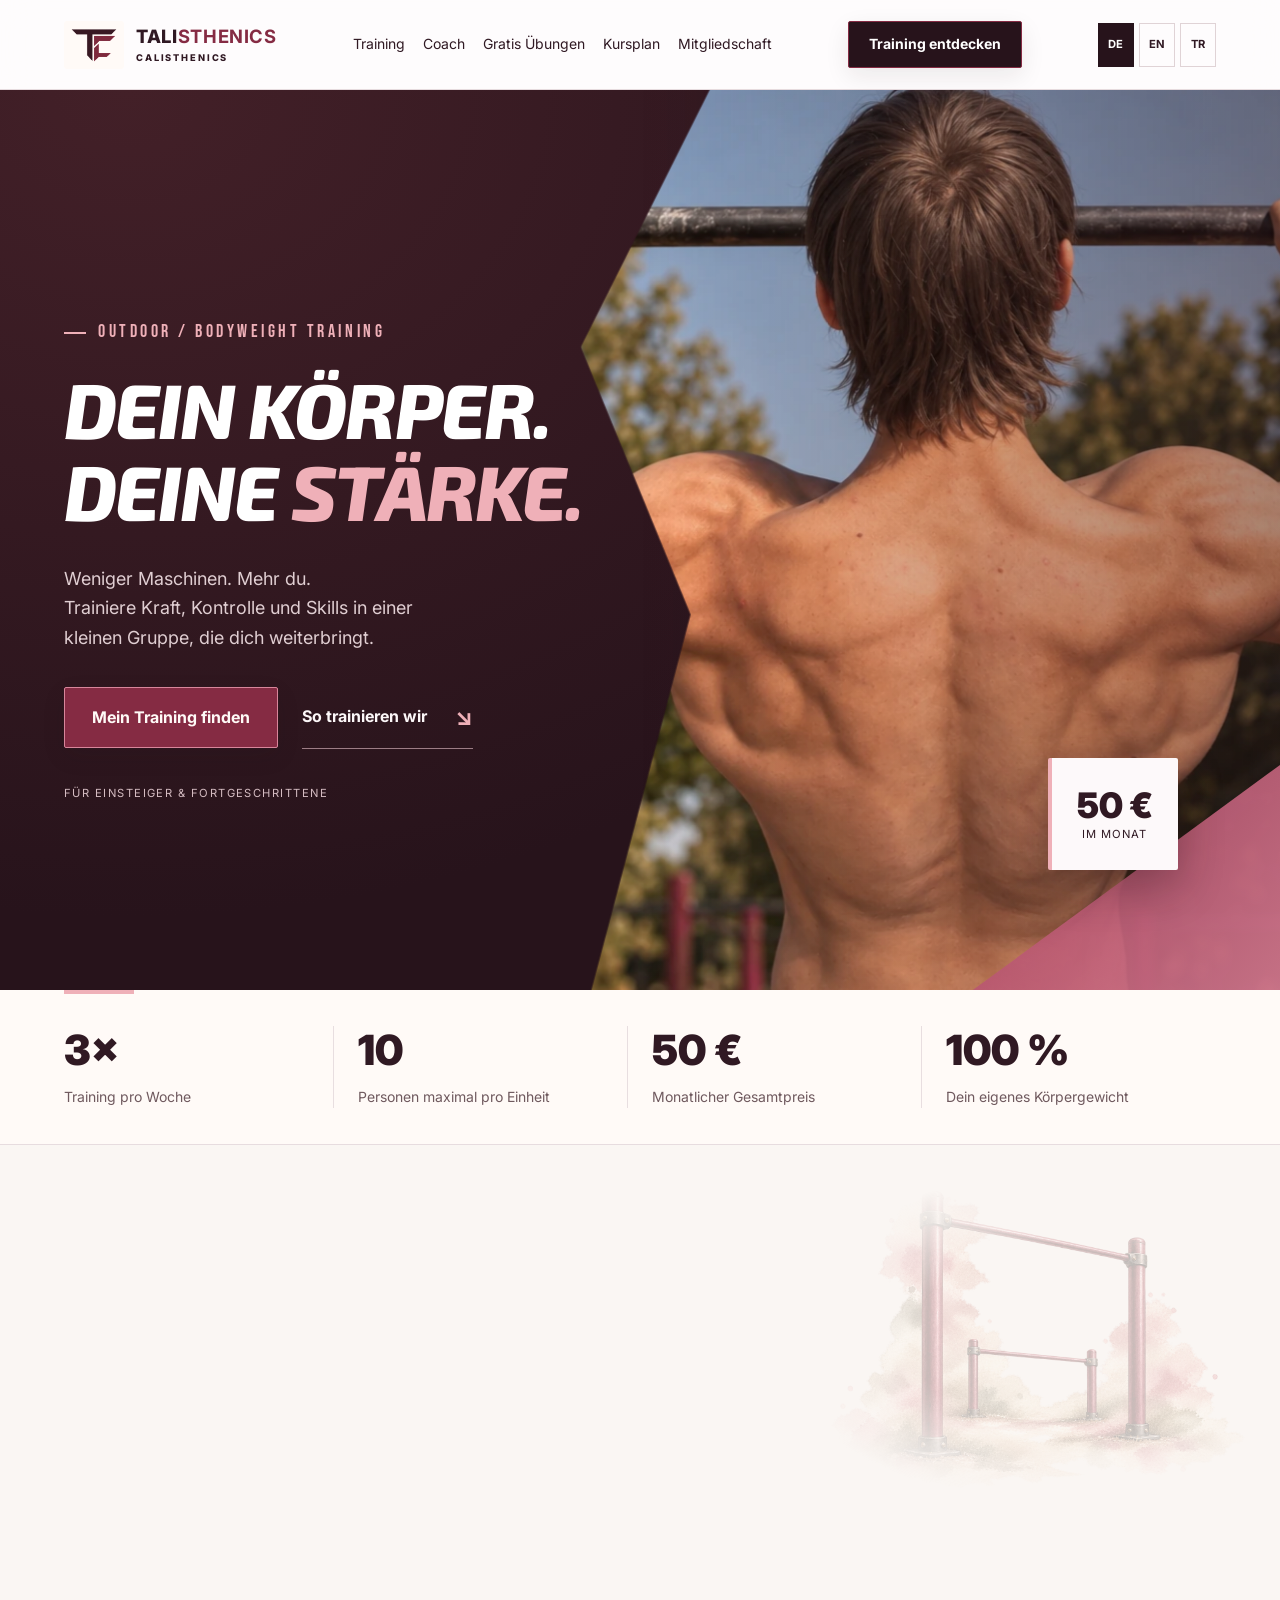
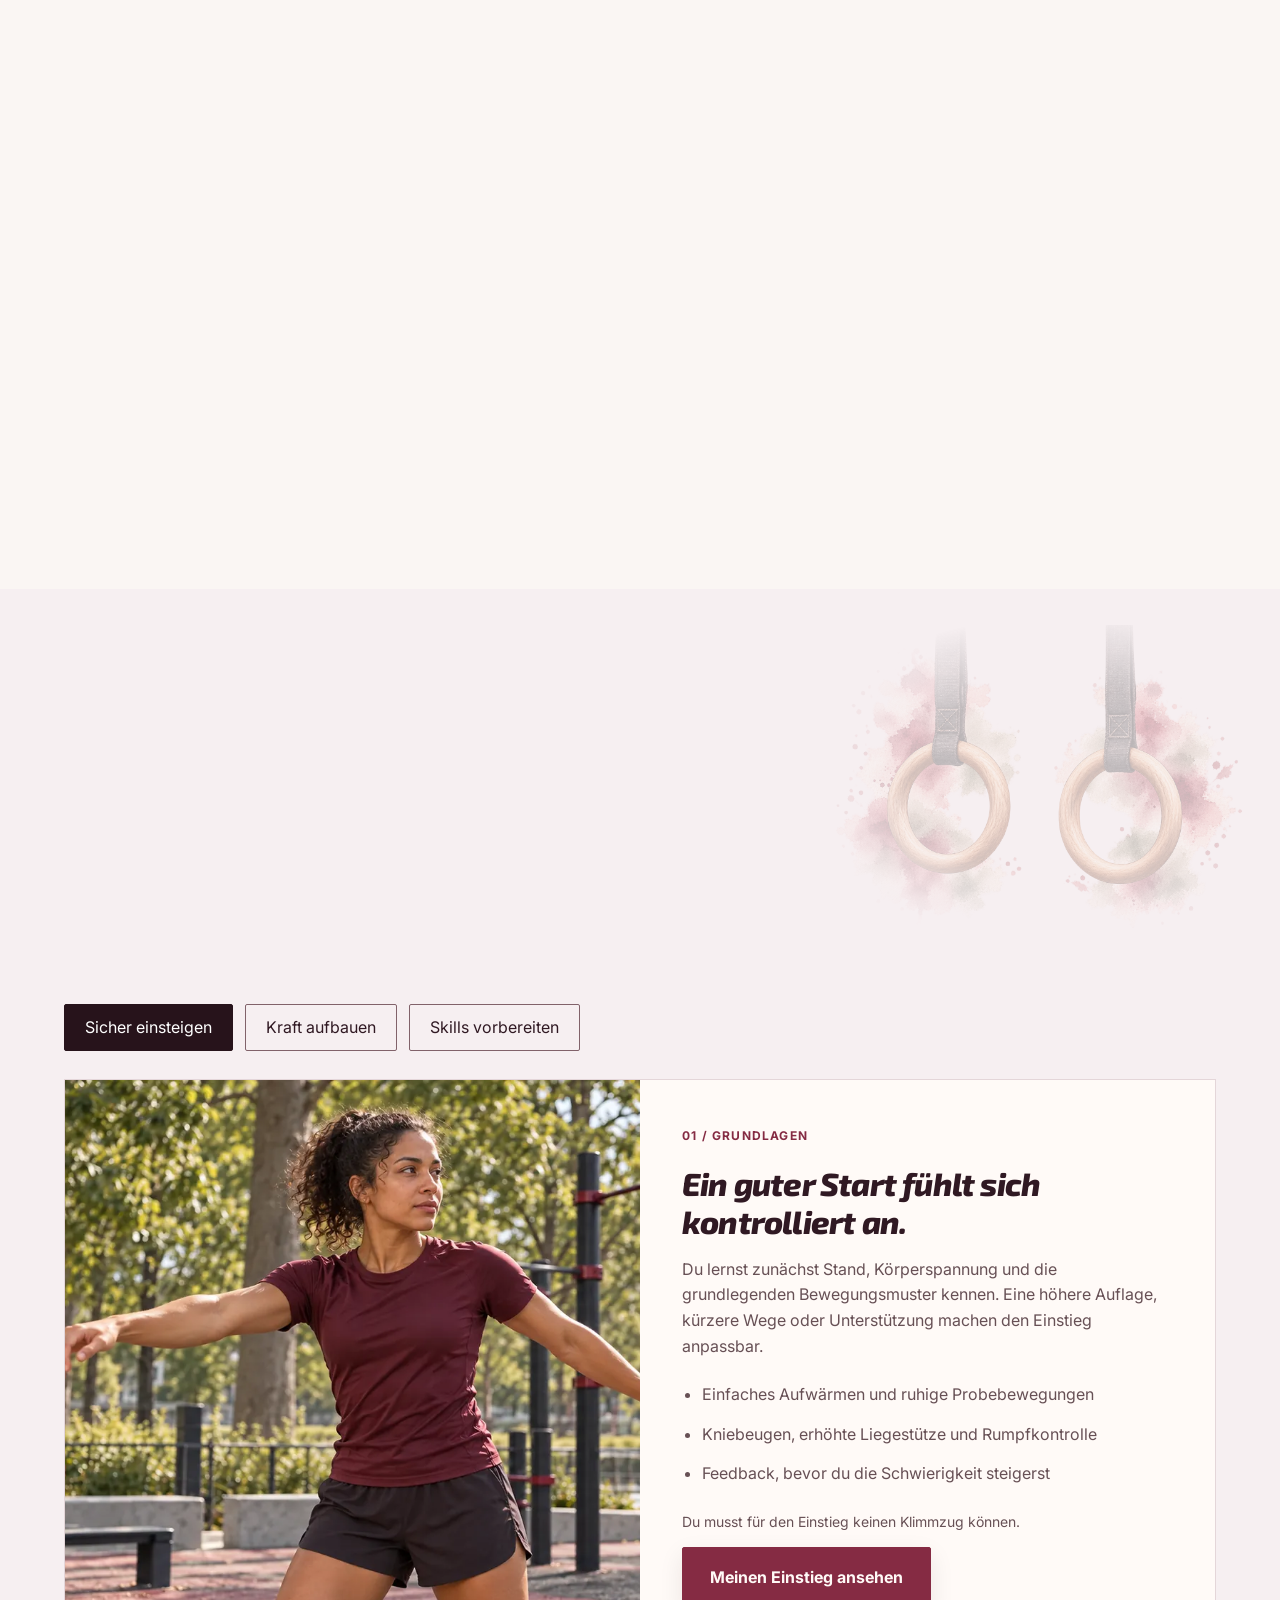
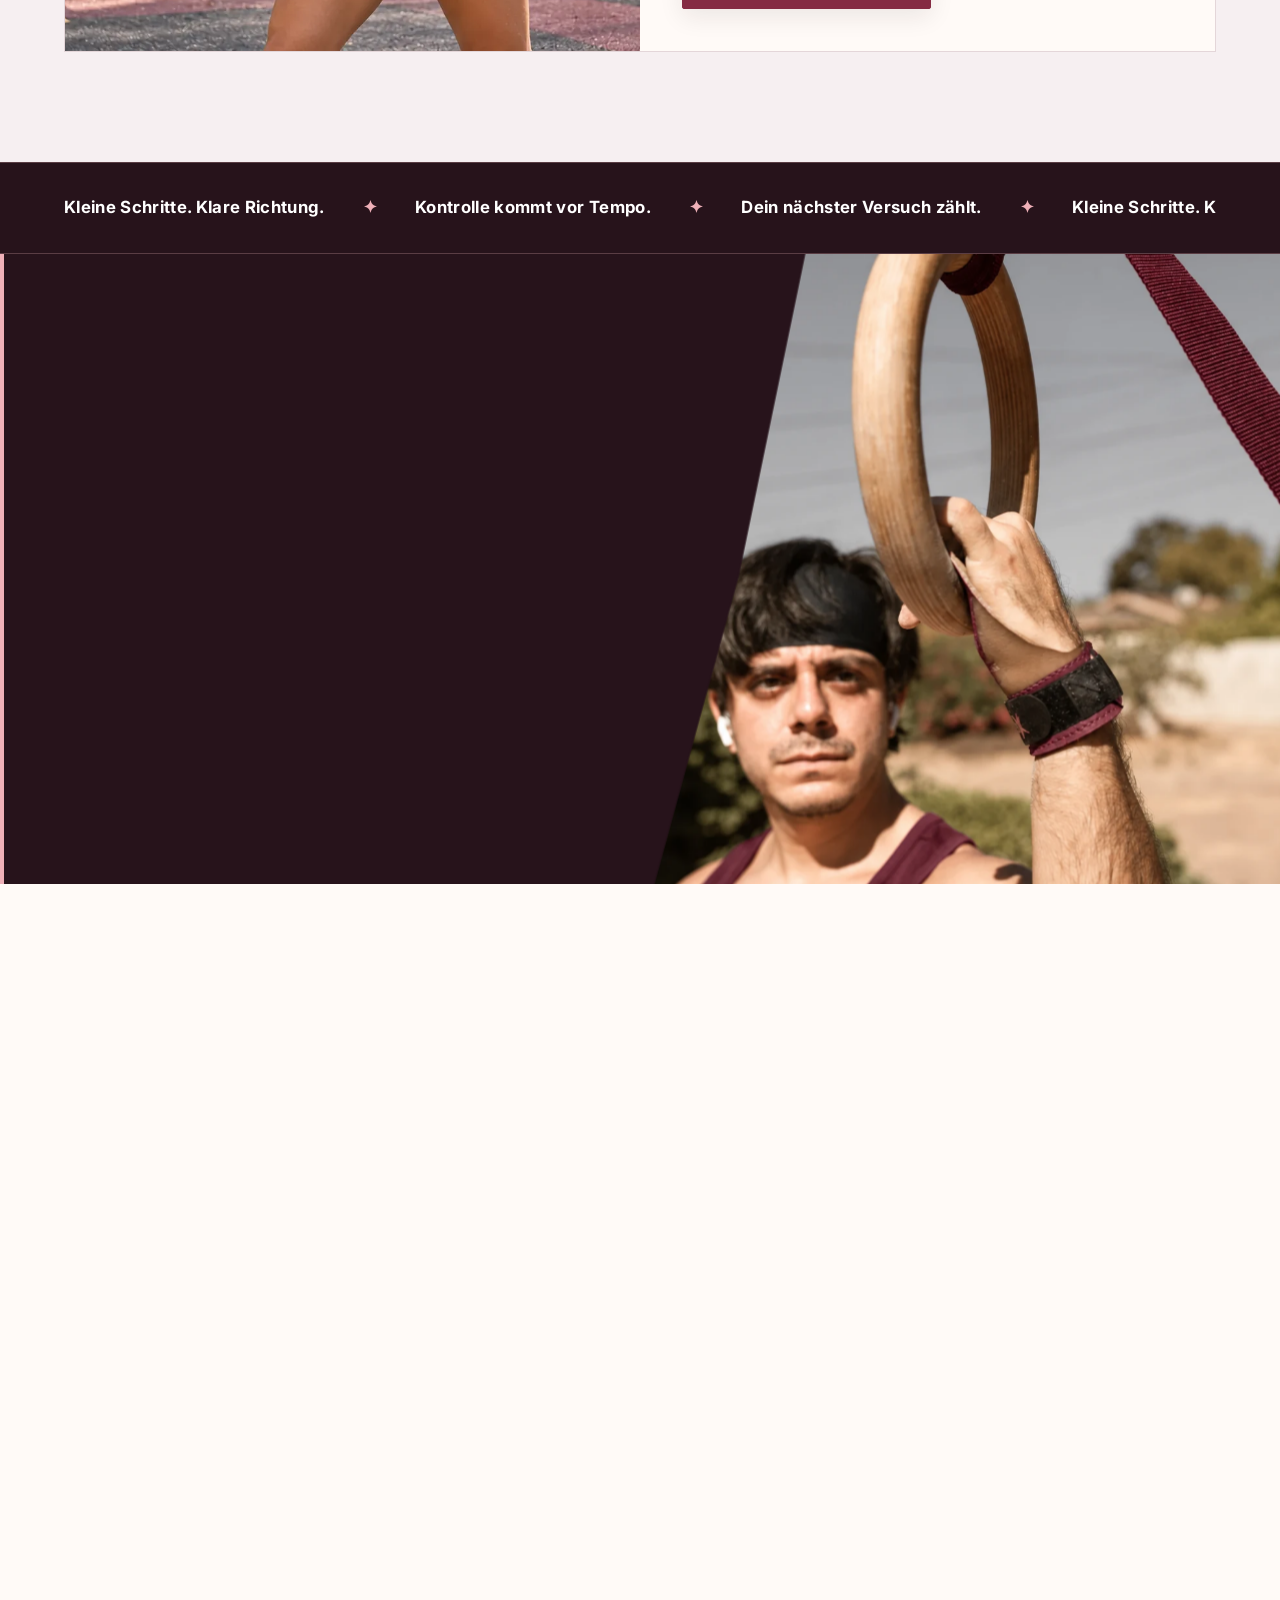
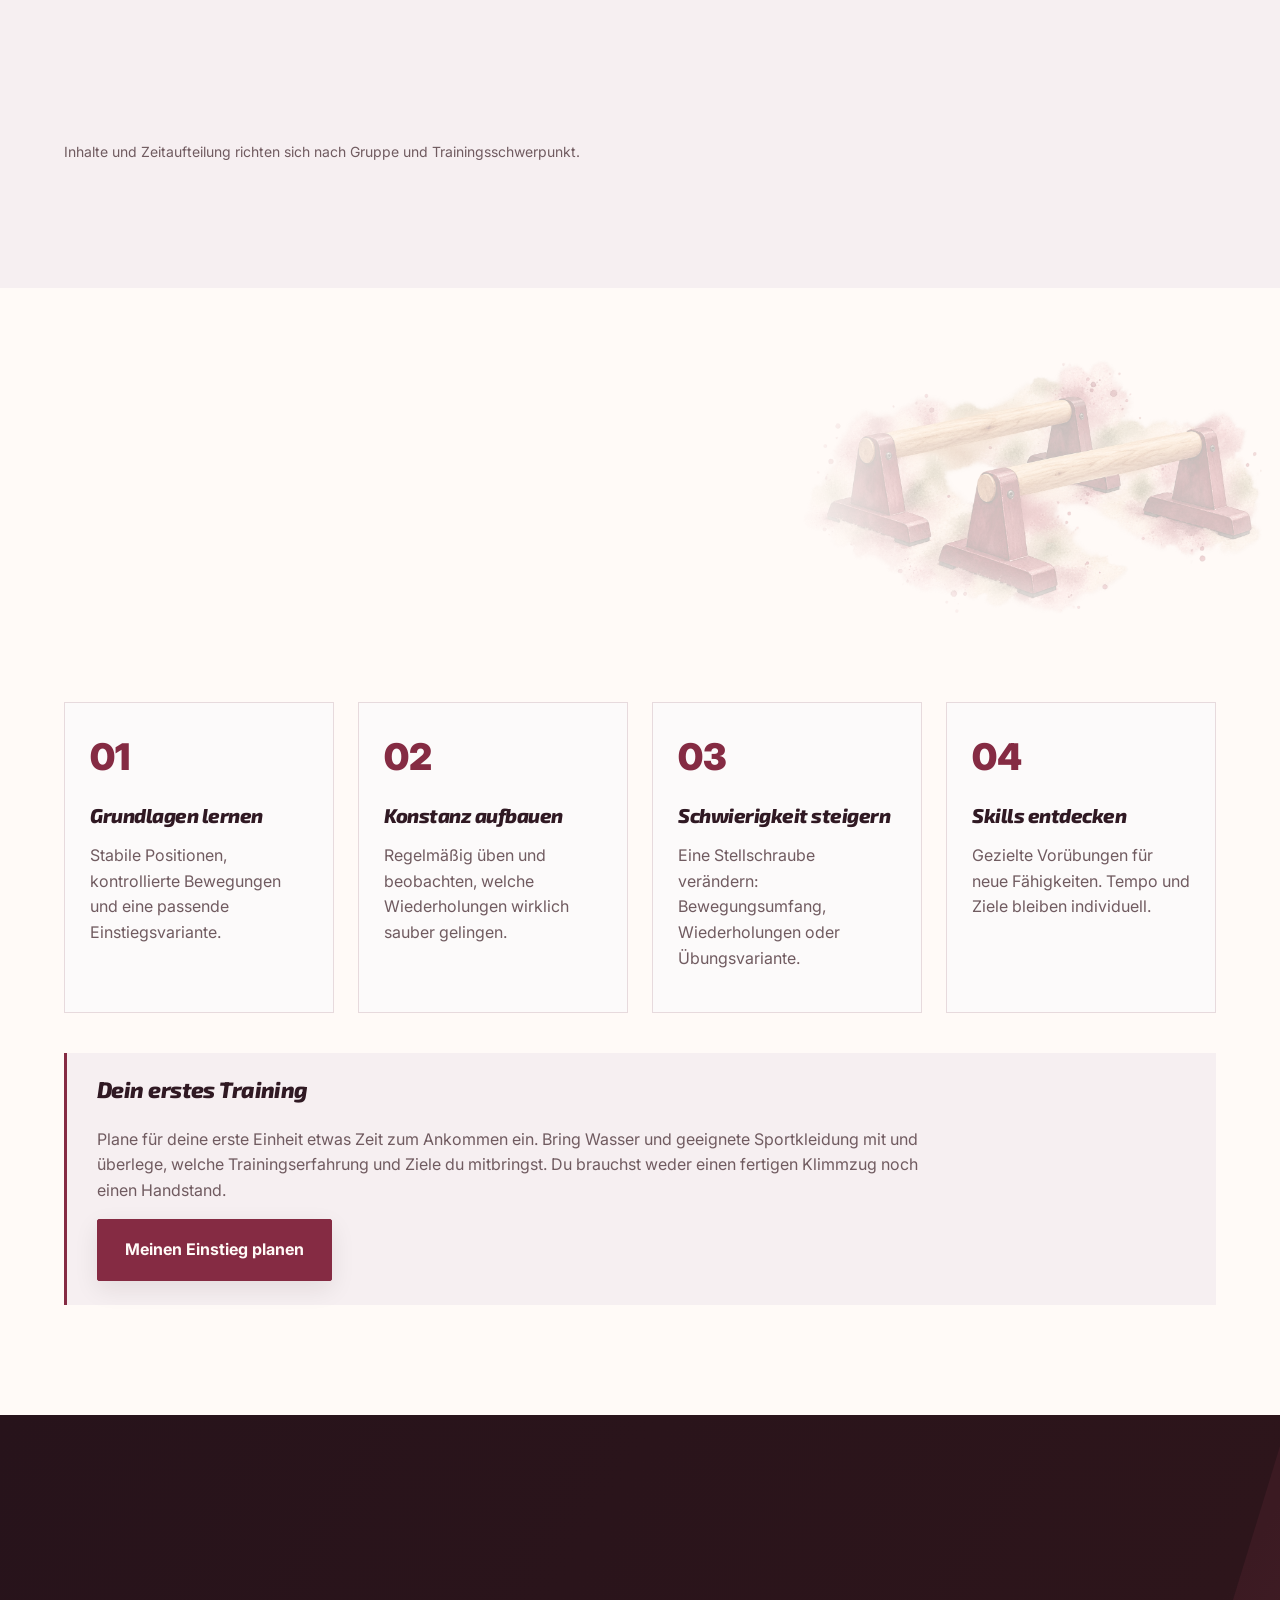
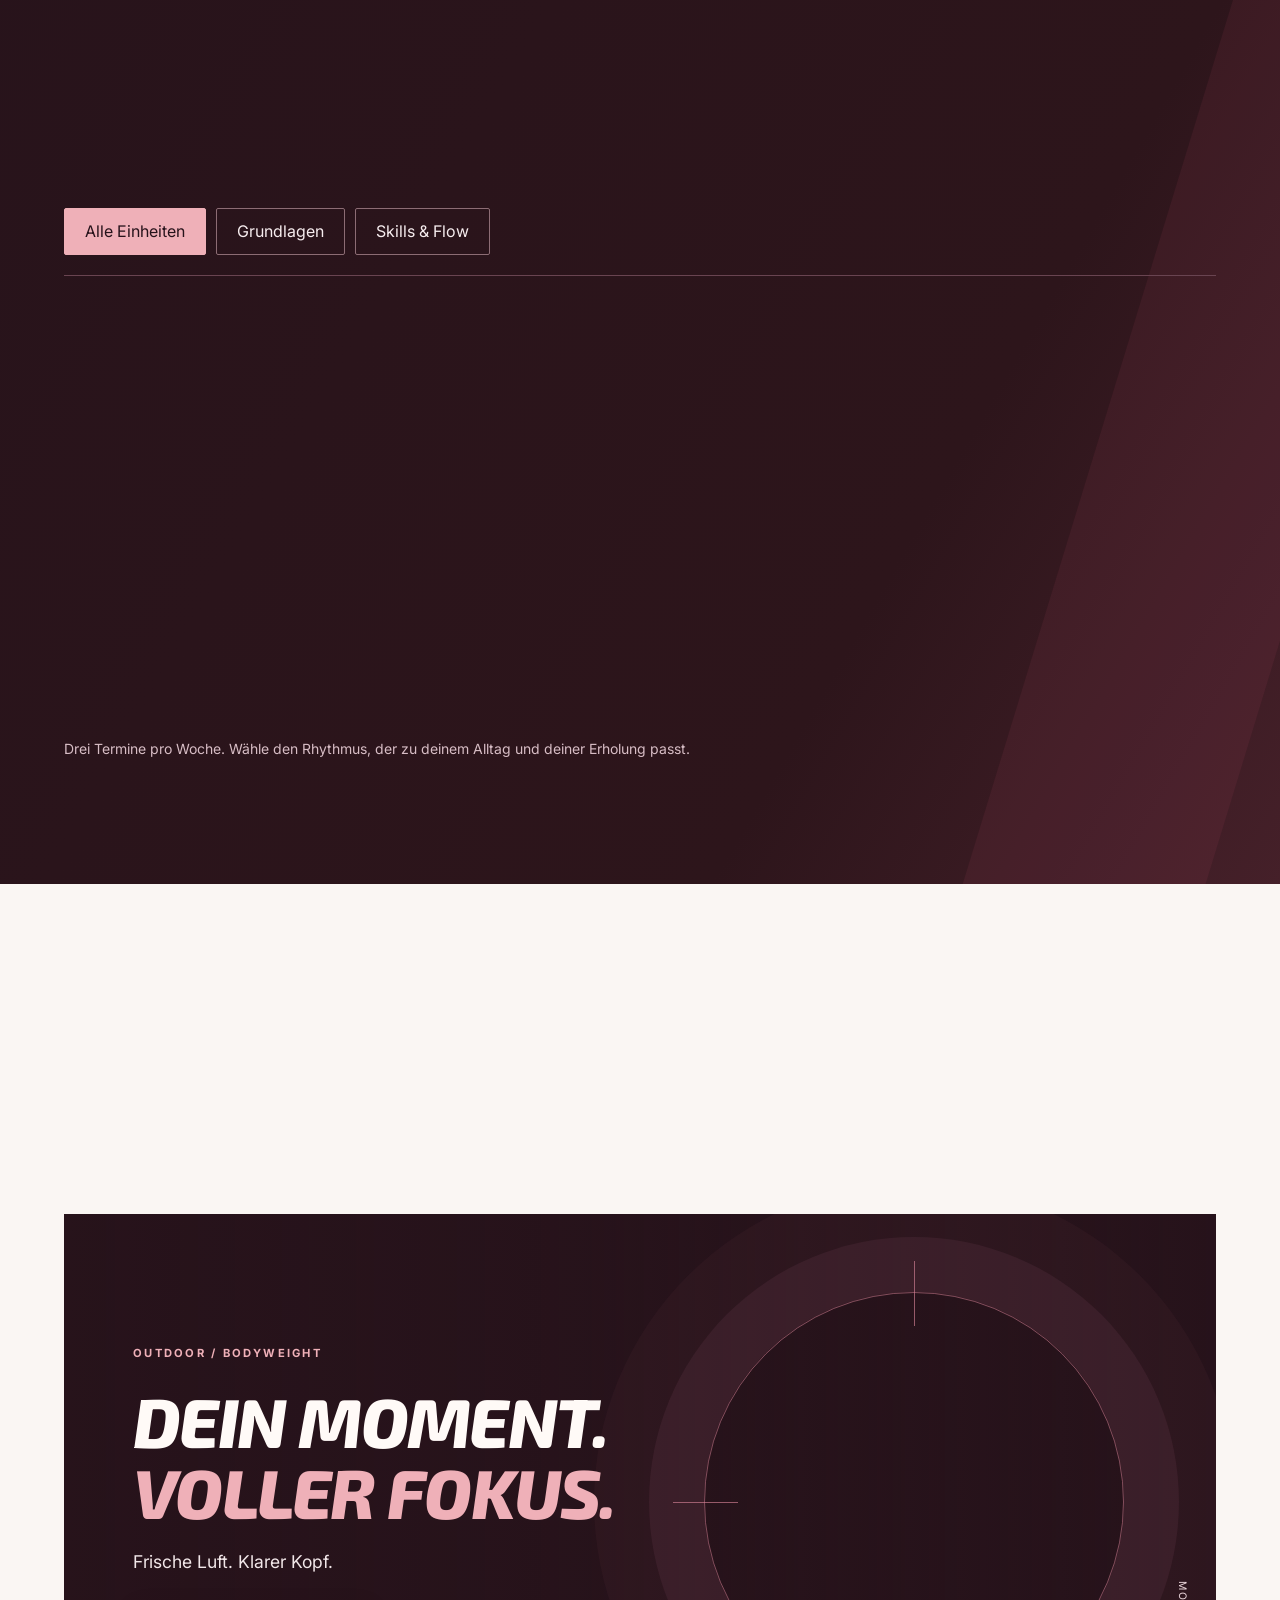
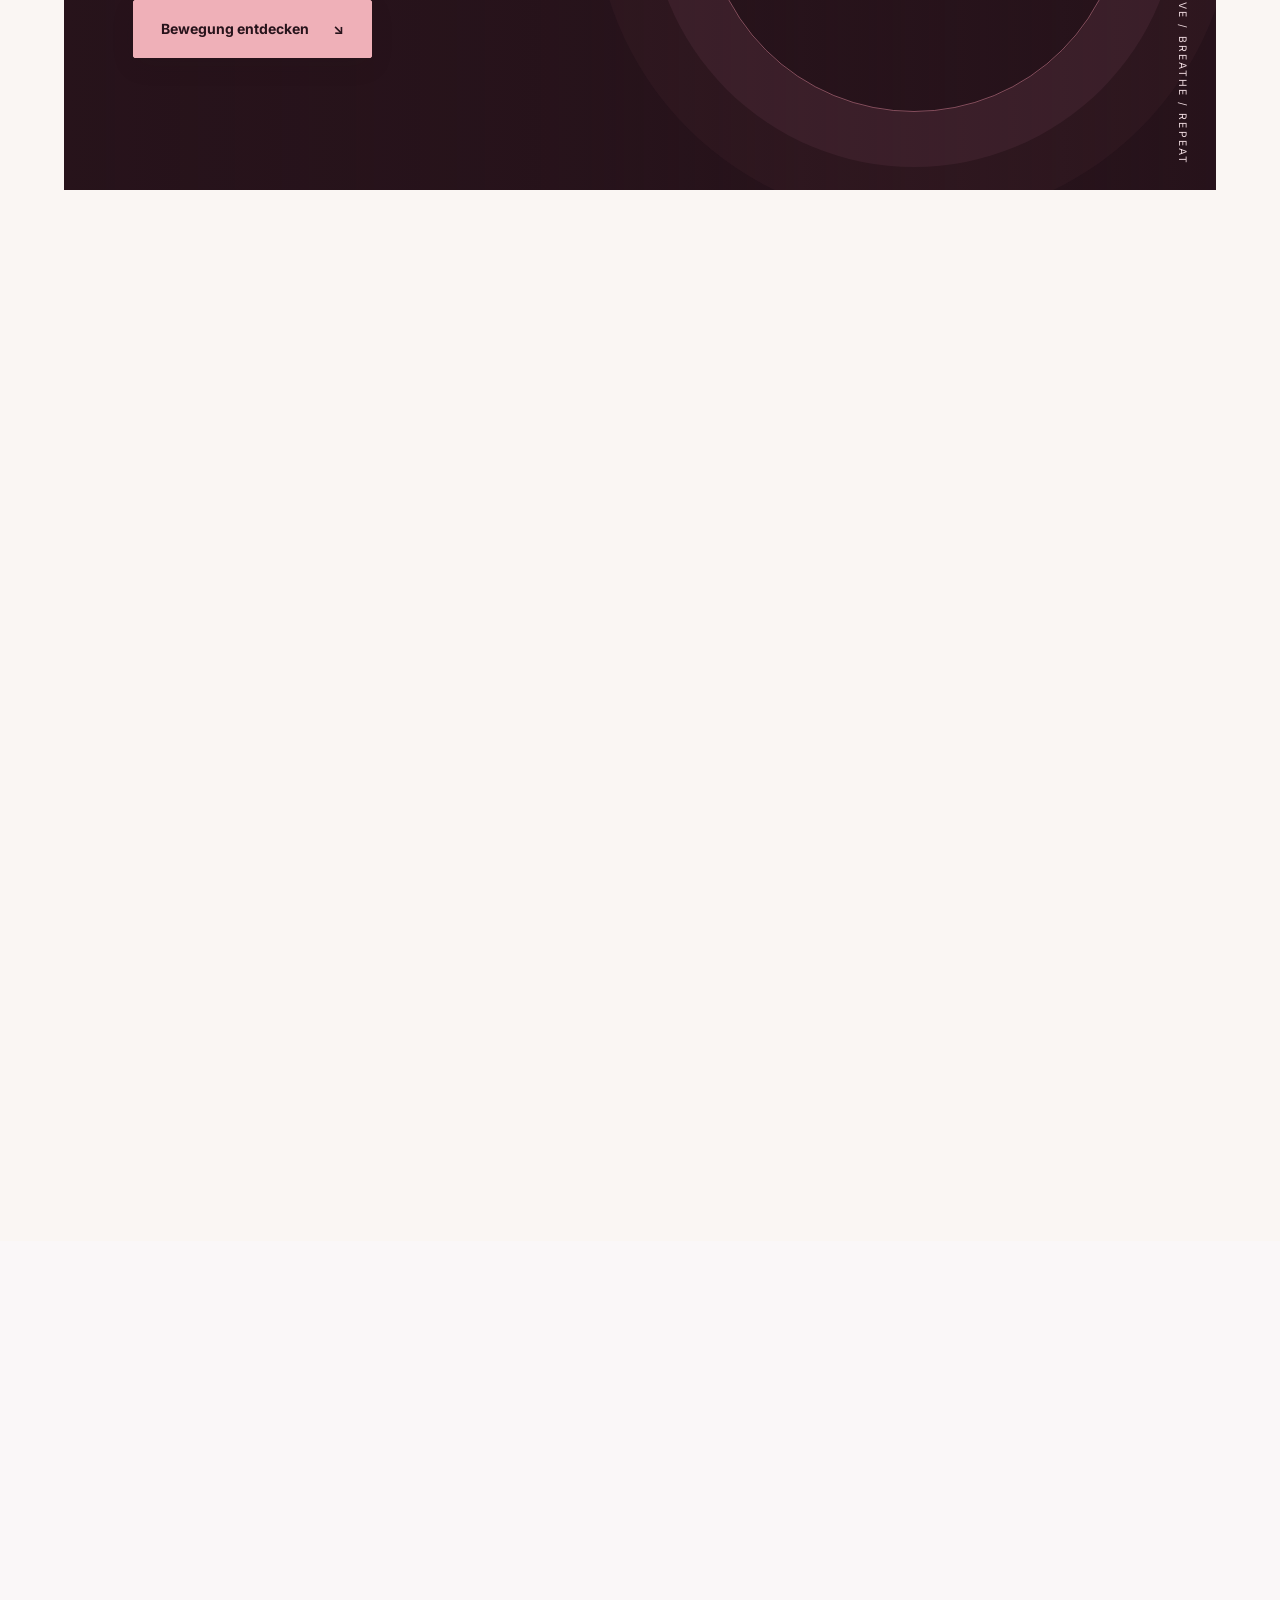
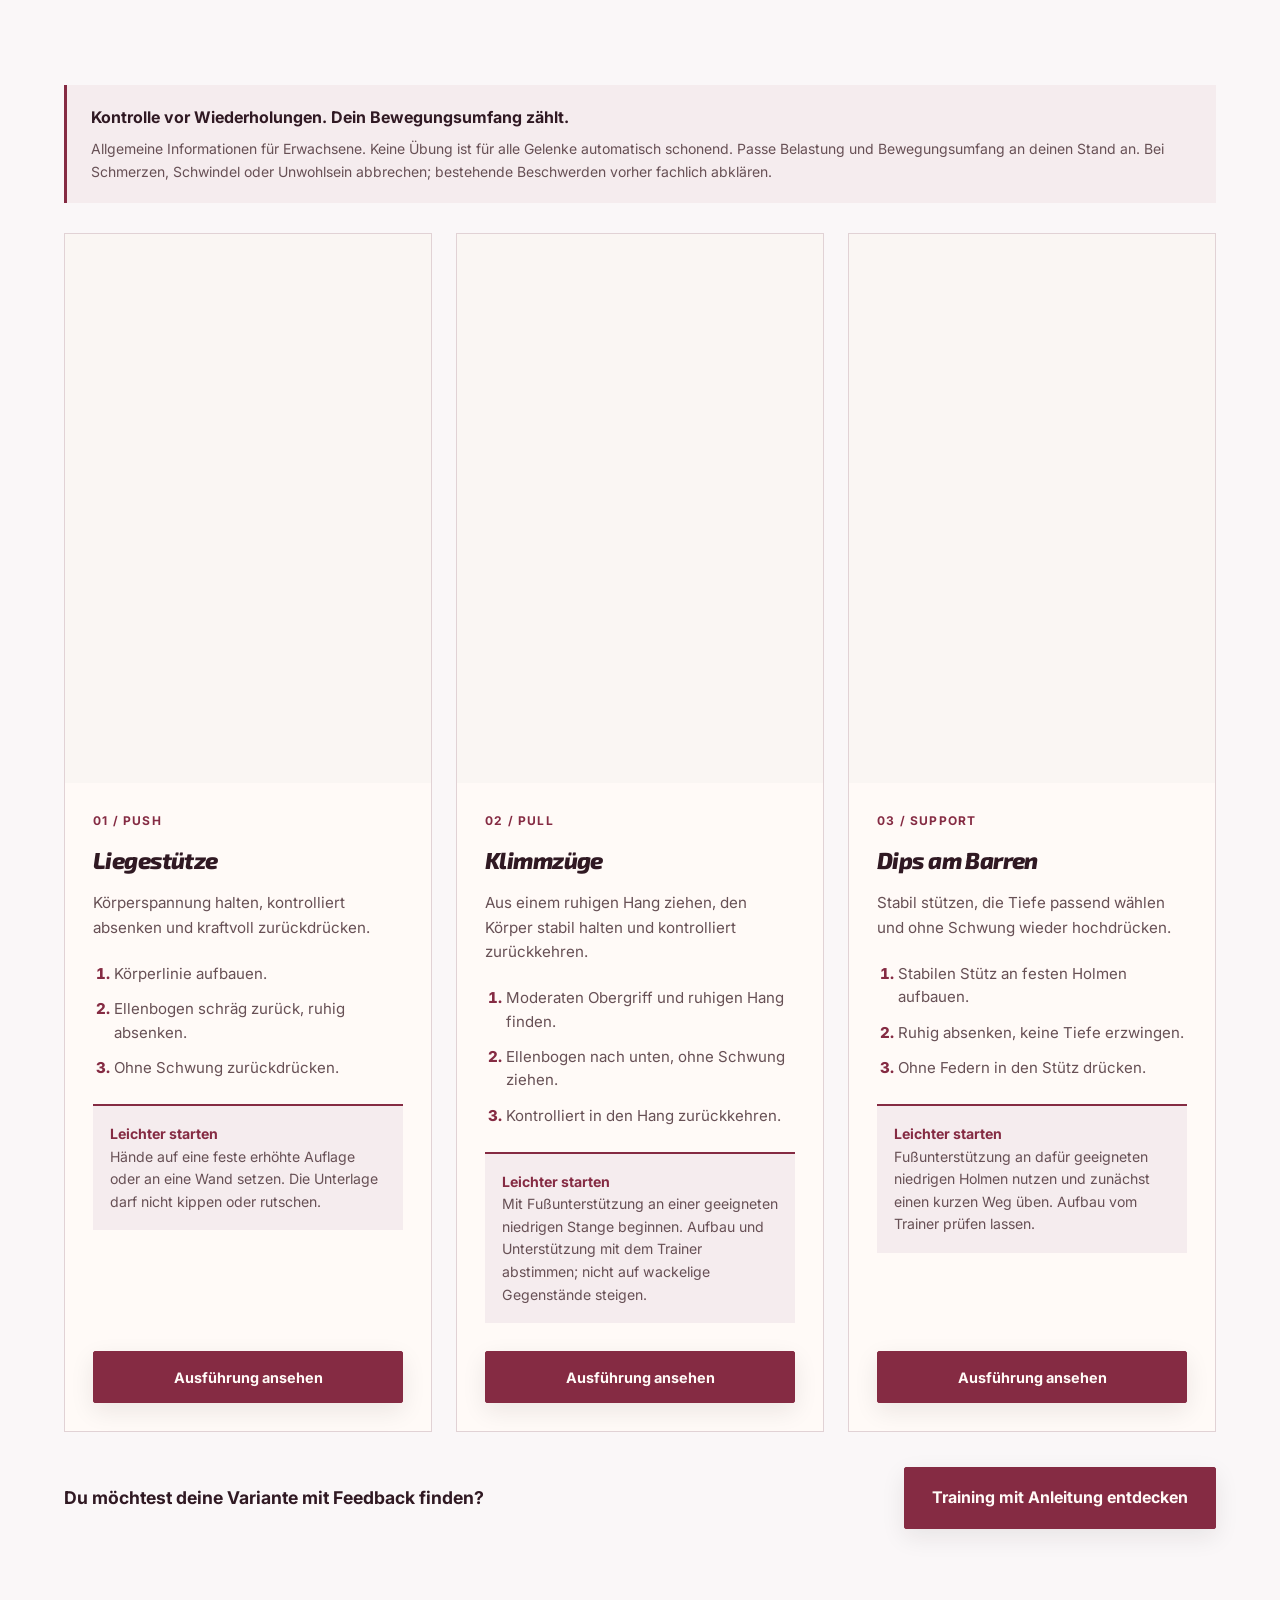
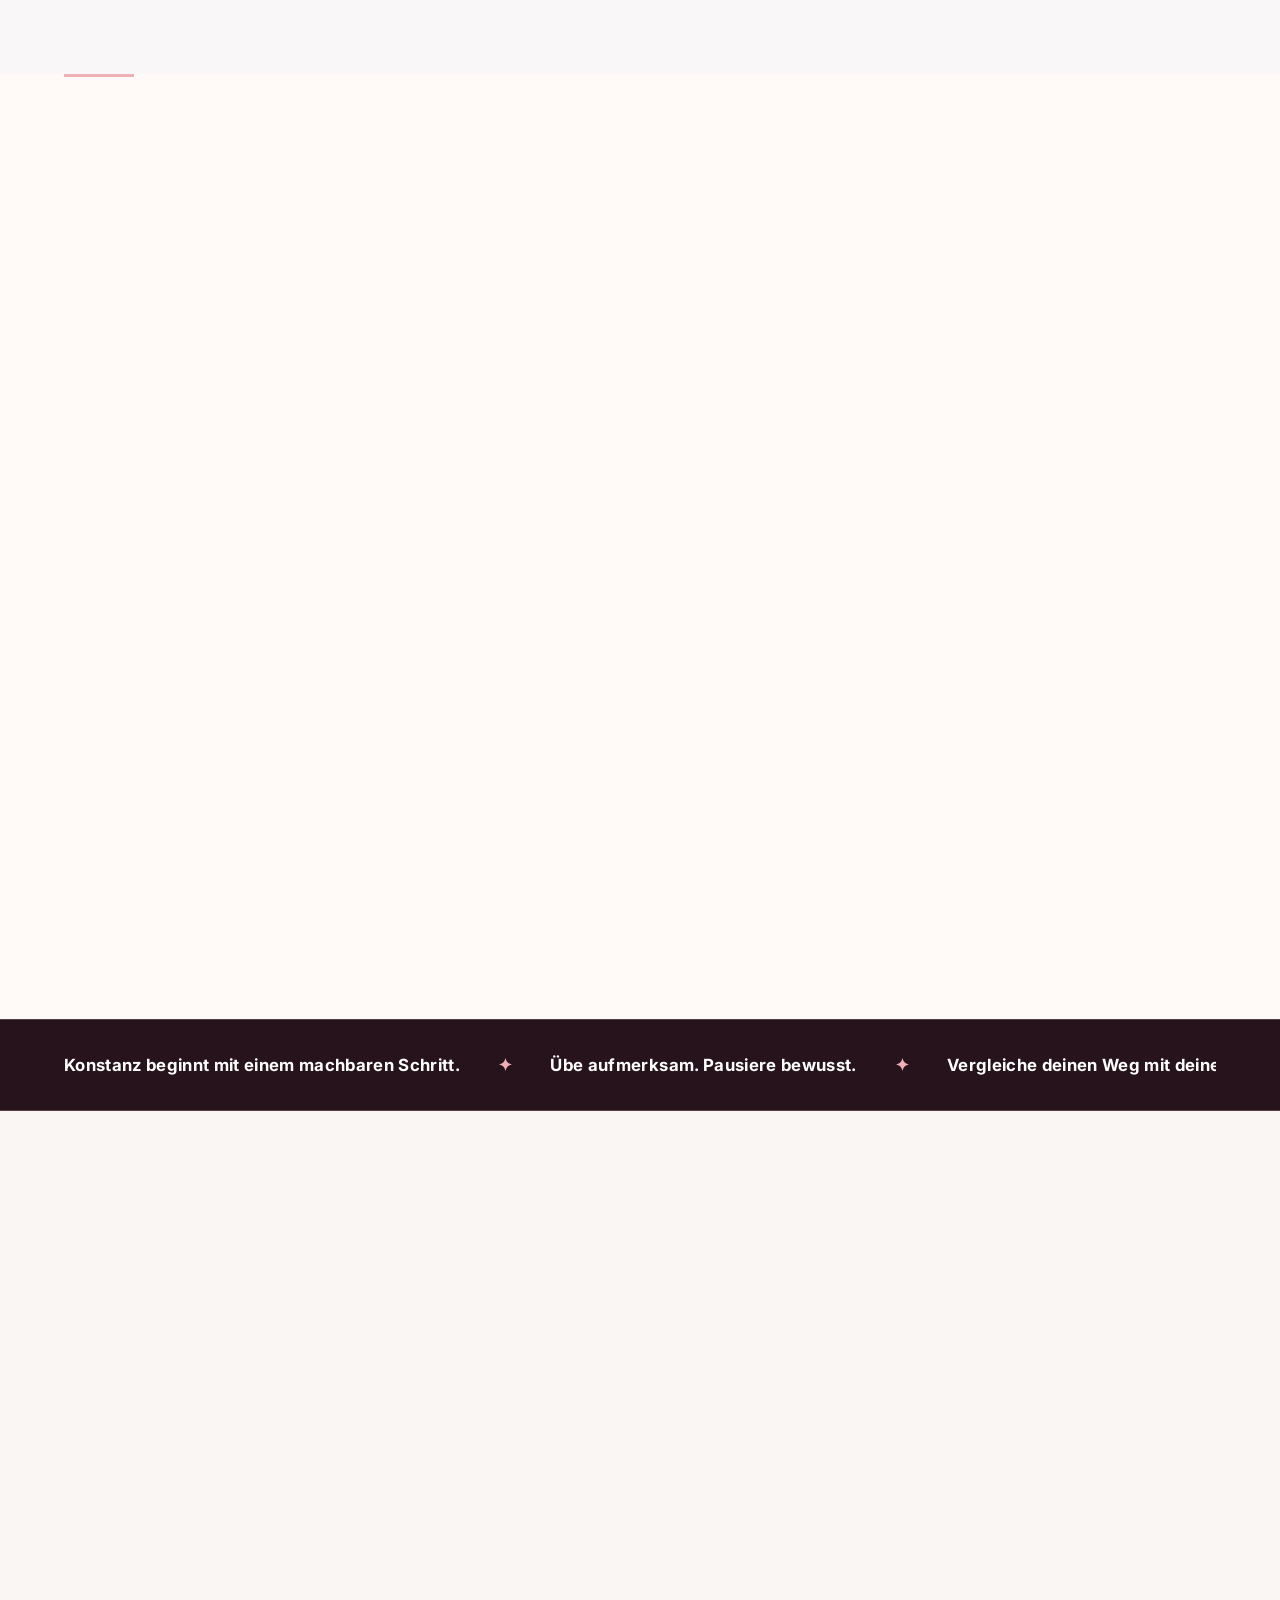
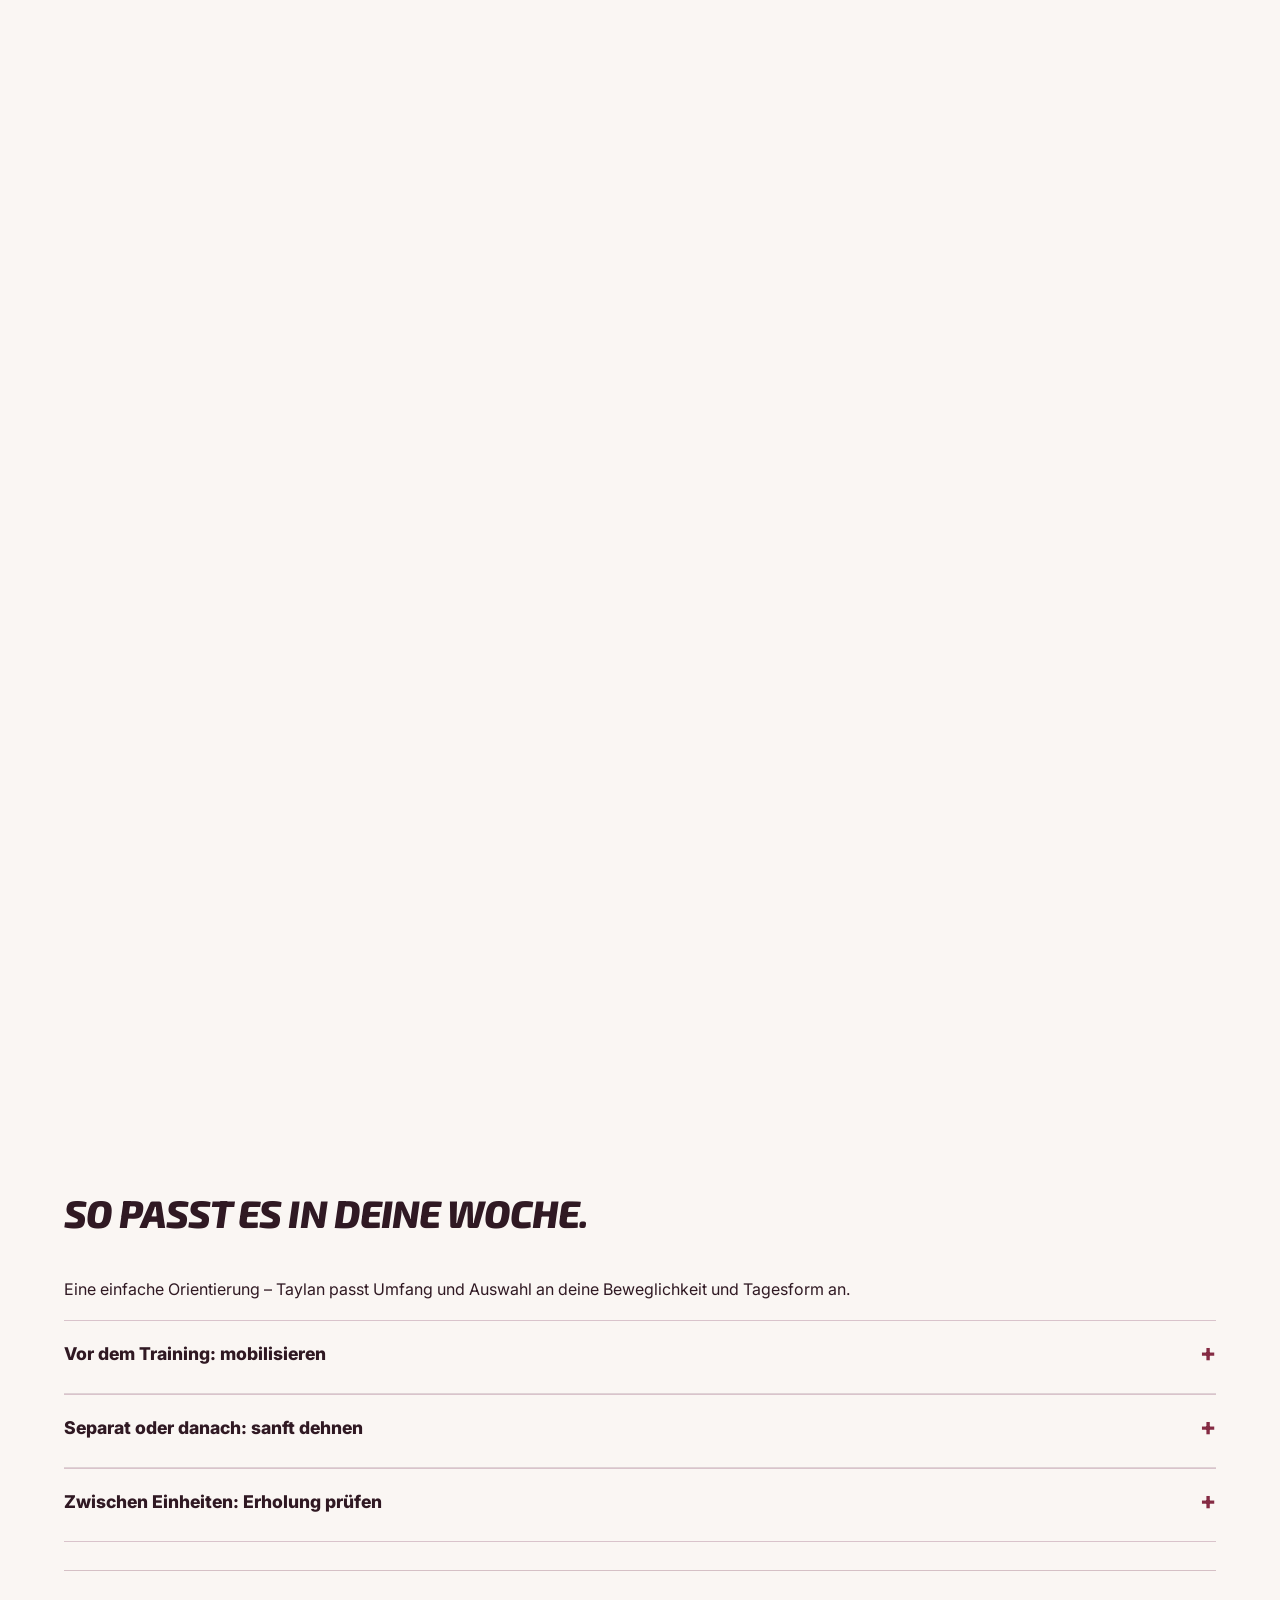
<file: index.html>
<!doctype html>
<html lang="de">
<head>
<meta charset="utf-8"><meta name="viewport" content="width=device-width,initial-scale=1">
<meta name="robots" content="noindex,nofollow"><meta name="description" content="Calisthenics in kleinen Gruppen. Dreimal pro Woche trainieren, 50 € im Monat, maximal zehn Personen pro Einheit.">
<meta name="theme-color" content="#27131b"><meta name="referrer" content="strict-origin-when-cross-origin">
<meta http-equiv="Content-Security-Policy" content="default-src 'self'; script-src 'self'; style-src 'self'; img-src 'self' data:; font-src 'self'; connect-src 'none'; object-src 'none'; base-uri 'none'; form-action 'none'; upgrade-insecure-requests">
<title>TALISTHENICS — Dein Körper. Deine Stärke.</title><link rel="stylesheet" href="style-avatar20b.css?v=7"><link rel="stylesheet" href="style-headings-watercolor34.css?v=1">
<link rel="stylesheet" href="style-typography36.css?v=1"><script src="app-core17.js" defer></script>
<link rel="alternate" hreflang="de" href="https://o-some.github.io/testkunde/index.html"><link rel="alternate" hreflang="en" href="https://o-some.github.io/testkunde/en/index.html"><link rel="alternate" hreflang="tr" href="https://o-some.github.io/testkunde/tr/index.html"><link rel="canonical" href="https://o-some.github.io/testkunde/index.html"><link rel="icon" href="assets/talisthenics-tc-brand19.webp" type="image/webp"><link rel="stylesheet" href="style-hero37.css?v=1">
<script src="hero-title-fit37.js?v=1" defer></script>
<link rel="stylesheet" href="style-schedule40.css?v=1">
</head>
<body>
<a class="skip" href="#main">Zum Inhalt springen</a>

<header><a class="brand" href="#" aria-label="TALISTHENICS Startseite"><img class="brand-mark" src="assets/talisthenics-tc-brand19.webp" width="60" height="48" alt=""><span class="brand-word">TALI<strong>STHENICS</strong><small>CALISTHENICS</small></span></a><nav aria-label="Hauptnavigation"><a href="#training">Training</a><a href="#coach">Coach</a><a href="#uebungen">Gratis Übungen</a><a href="#kursplan">Kursplan</a><a href="#preis">Mitgliedschaft</a></nav><button class="button small" data-book>Training entdecken</button><button class="menu" aria-label="Menü öffnen" aria-expanded="false" aria-controls="mobile-nav">☰</button><div class="language-switch" role="group" aria-label="Sprachauswahl"><a href="index.html?v=gallery24" lang="de" hreflang="de" aria-current="page">DE</a><a href="en/index.html?v=gallery24" lang="en" hreflang="en">EN</a><a href="tr/index.html?v=gallery24" lang="tr" hreflang="tr">TR</a></div></header>
<nav id="mobile-nav" aria-label="Mobile Navigation" hidden><a href="#training">Training</a><a href="#coach">Coach</a><a href="#uebungen">Gratis Übungen</a><a href="#kursplan">Kursplan</a><a href="#preis">Mitgliedschaft</a></nav>
<main id="main">
<section class="hero"><img src="assets/hero-rear-identity22.webp" alt="Trainer beim kontrollierten Klimmzug im Outdoor-Park." fetchpriority="high" width="1536" height="1024"><div class="hero-shade"></div><div class="hero-content"><p class="eyebrow">OUTDOOR / BODYWEIGHT TRAINING</p><h1><span class="hero-title-line">DEIN KÖRPER.</span><span class="hero-title-line">DEINE <em>STÄRKE.</em></span></h1><p class="hero-copy">Weniger Maschinen. Mehr du.<br>Trainiere Kraft, Kontrolle und Skills in einer kleinen Gruppe, die dich weiterbringt.</p><div class="actions"><button class="button" data-book>Mein Training finden</button><a class="text-link" href="#training">So trainieren wir <span>↘</span></a></div><div class="hero-bottom"><span>FÜR EINSTEIGER & FORTGESCHRITTENE</span><span>01 / OWN YOUR MOVEMENT</span></div></div><div class="hero-stamp"><strong>50 €</strong><span>IM MONAT</span></div></section>
<div class="stats"><div><strong>3×</strong><span>Training pro Woche</span></div><div><strong>10</strong><span>Personen maximal pro Einheit</span></div><div><strong>50 €</strong><span>Monatlicher Gesamtpreis</span></div><div><strong>100 %</strong><span>Dein eigenes Körpergewicht</span></div></div>
<section class="intro section" id="training"><div class="section-head reveal"><p class="eyebrow">01 / DIE METHODE</p><h2>DU BRAUCHST KEIN GYM.<br>DU BRAUCHST <em>EINEN ANFANG.</em></h2><p>Der erste saubere Liegestütz. Dein nächster Klimmzug. Mehr Kontrolle im Handstand. Wir zerlegen große Ziele in Schritte, die zu deinem Level passen.</p></div><div class="training-grid"><article class="training-card reveal"><img src="assets/02-bordeaux16.webp" alt="Athlet führt Dips an Barren im Park aus." loading="lazy" width="800" height="1000"><div><span>01 / STRENGTH</span><h3>Stärker werden.</h3><p>Push, Pull und Beine. Saubere Grundlagen statt zufälliger Wiederholungen.</p></div></article><article class="training-card reveal"><img src="assets/03-bordeaux16.webp" alt="Sportlerin übt einen Handstand vor Berliner Architektur." loading="lazy" width="800" height="1000"><div><span>02 / SKILLS</span><h3>Kontrolle gewinnen.</h3><p>Von der ersten Progression bis zu neuen Skills. In deinem Tempo.</p></div></article><article class="training-card reveal"><img src="assets/04-bordeaux16.webp" alt="Gruppe dehnt sich beim gemeinsamen Training im Stadtpark." loading="lazy" width="800" height="1000"><div><span>03 / MOBILITY</span><h3>Freier bewegen.</h3><p>Aktive Mobilität und stabile Gelenke als Teil jeder Trainingseinheit.</p></div></article></div></section>
<section class="section goals-section" id="ziele"><div class="section-head reveal"><p class="eyebrow">DEIN ZIEL / DEIN EINSTIEG</p><h2>WAS WILLST DU<br><em>BEWEGEN?</em></h2><p>Calisthenics beginnt bei deinem aktuellen Stand. Wähle einen Schwerpunkt und entdecke, wie eine passende Einheit aussehen kann.</p></div><div class="goal-filters" aria-label="Trainingsschwerpunkt auswählen"><button class="filter active" data-goal="basis" aria-pressed="true">Sicher einsteigen</button><button class="filter" data-goal="kraft" aria-pressed="false">Kraft aufbauen</button><button class="filter" data-goal="skills" aria-pressed="false">Skills vorbereiten</button></div><div class="goal-panels">
<article class="goal-panel" data-goal-panel="basis"><img src="assets/13-exercise-model28.webp" alt="Sportlerin beim lockeren Aufwärmen im Calisthenics-Park." loading="lazy" width="1600" height="800"><div><span class="tag">01 / GRUNDLAGEN</span><h3>Ein guter Start fühlt sich kontrolliert an.</h3><p>Du lernst zunächst Stand, Körperspannung und die grundlegenden Bewegungsmuster kennen. Eine höhere Auflage, kürzere Wege oder Unterstützung machen den Einstieg anpassbar.</p><ul><li>Einfaches Aufwärmen und ruhige Probebewegungen</li><li>Kniebeugen, erhöhte Liegestütze und Rumpfkontrolle</li><li>Feedback, bevor du die Schwierigkeit steigerst</li></ul><p class="fine">Du musst für den Einstieg keinen Klimmzug können.</p><button class="button" data-book>Meinen Einstieg ansehen</button></div></article>
<article class="goal-panel" data-goal-panel="kraft"><img src="assets/rings-exercise-model28.webp" alt="Sportlerin beim schrägen Rudern an Holzringen mit verstellbaren Gurten an einer festen Outdoor-Stange." loading="lazy" width="1536" height="1024"><div><span class="tag">02 / KRAFT & KONTROLLE</span><h3>Eine saubere Wiederholung zählt.</h3><p>Holzringe ermöglichen Zugübungen wie Ring-Rudern. Körperwinkel und Unterstützung werden an dein Level angepasst. Ruhige Wiederholungen, kontrollierte Positionen und Pausen stehen vor maximaler Schwierigkeit.</p><ul><li>Ziehen, Drücken, Beine und Rumpf kombinieren</li><li>Ring-Rudern über den Körperwinkel anpassen</li><li>Feste Aufhängung und Gurte vor der Nutzung prüfen</li></ul><p class="fine">Fortschritt kann auch mehr Kontrolle bei derselben Übung bedeuten.</p><button class="button" data-book>Training mit Anleitung entdecken</button></div></article>
<article class="goal-panel" data-goal-panel="skills"><img src="assets/parallettes-exercise-model28.webp" alt="Sportlerin hält einen L-Sit auf zwei niedrigen Parallettes mit Holzgriffen im Outdoor-Park." loading="lazy" width="1536" height="1024"><div><span class="tag">03 / SKILL-VORBEREITUNG</span><h3>Große Skills entstehen aus kleinen Bausteinen.</h3><p>Parallettes – kleine Stützbarren mit Holzgriffen – begleiten die Vorbereitung auf Stützpositionen und L-Sit. Das Foto zeigt eine fortgeschrittene Variante; dein Einstieg beginnt mit passenden Vorübungen.</p><ul><li>Stütz und Körperspannung schrittweise vorbereiten</li><li>Beide Parallettes auf festem, ebenem Untergrund aufstellen</li><li>Schwierige Haltepositionen erst bei ausreichender Kontrolle</li></ul><p class="fine">Keine feste Zeitgarantie und kein Versprechen bestimmter Skills.</p><button class="button" data-book>Meinen Schwerpunkt auswählen</button></div></article></div></section><aside class="wisdom-band" aria-label="Trainingsgedanken"><div class="wisdom-window"><div class="wisdom-track" id="wisdom-1"><div class="wisdom-line"><span>Kleine Schritte. Klare Richtung.</span><span aria-hidden="true">✦</span><span>Kontrolle kommt vor Tempo.</span><span aria-hidden="true">✦</span><span>Dein nächster Versuch zählt.</span><span aria-hidden="true">✦</span></div><div class="wisdom-line" aria-hidden="true"><span>Kleine Schritte. Klare Richtung.</span><span aria-hidden="true">✦</span><span>Kontrolle kommt vor Tempo.</span><span aria-hidden="true">✦</span><span>Dein nächster Versuch zählt.</span><span aria-hidden="true">✦</span></div></div></div><button class="wisdom-toggle sr-only" aria-controls="wisdom-1" aria-pressed="false">Lauftext anhalten</button></aside><section class="manifesto"><div class="reveal"><p class="eyebrow">KEIN EGO. KEINE ABKÜRZUNG.</p><h2>NICHT PERFEKT.<br><em>ABER DRAN.</em></h2><p>Du musst noch keinen Klimmzug können.<br>Du musst nur bereit sein, anzufangen.</p><a class="button dark" href="#kursplan">Finde deine Einheit</a></div><img src="assets/05-bordeaux16.webp" alt="Mann hält einen Gymnastikring beim Outdoor-Training." loading="lazy" width="1000" height="1000"></section>
<section class="coach section" id="coach"><div class="coach-image reveal"><div class="depth-window" data-depth="coach"><img src="assets/trainer-portrait-shirtless26.webp" alt="Porträt des Trainers im Calisthenics-Park." loading="lazy" width="1122" height="1402"><span class="depth-grid" aria-hidden="true"></span></div><span>STRENGTH / CONTROL</span></div><div class="reveal"><p class="eyebrow">02 / DEIN TRAINING</p><h2>KLARE ANLEITUNG.<br><em>ECHTER FOKUS.</em></h2><p class="owner-signature"><span aria-hidden="true">TS</span>Gegründet von Taylan Sik</p><p class="lead">Kleine Gruppe.<br>Mehr Aufmerksamkeit für dich.</p><p>Verständliche Übungen, passende Varianten und Aufmerksamkeit für deine Ausführung: So wird aus Bewegung ein Training mit Richtung.</p><p>Maximal zehn Personen bedeuten: Raum für Fragen, Feedback und ein Training, bei dem du mitkommst.</p><a class="text-link" href="#kursplan">Gemeinsam loslegen <span>↘</span></a></div></section>
<section class="section coaching-story"><div class="coaching-photo reveal"><img src="assets/14-documentary27.webp" alt="männlicher Coach bespricht eine Übung mit einer Teilnehmerin neben Outdoor-Barren." loading="lazy" width="1600" height="800"><span>TECHNIK / FEEDBACK</span></div><div class="reveal"><p class="eyebrow">KLEINE GRUPPE / KLARE AUFGABE</p><h2>DU TRAINIERST.<br><em>WIR SCHAUEN HIN.</em></h2><p class="lead">Maximal zehn Personen pro Einheit lassen Raum für persönliche Anleitung.</p><p>Die Gruppe kann an demselben Bewegungsmuster arbeiten, während jeder eine passende Variante nutzt. So bleibt die Einheit gemeinsam und die Belastung individuell anpassbar.</p><div class="feedback-list"><article><strong>Vor der Übung</strong><p>Aufgabe und Variante besprechen. Wie sieht eine kontrollierte Wiederholung aus?</p></article><article><strong>Während der Übung</strong><p>Bewegung beobachten, verständliche Hinweise geben und bei Bedarf vereinfachen.</p></article><article><strong>Nach dem Satz</strong><p>Kurz einordnen: Was war stabil, was braucht beim nächsten Versuch mehr Aufmerksamkeit?</p></article></div></div></section><section class="section training-flow" id="ablauf"><div class="section-head reveal"><p class="eyebrow">DEINE EINHEIT / 60 MINUTEN MIT PLAN</p><h2>ANKOMMEN. AUFBAUEN.<br><em>WEITERKOMMEN.</em></h2><p>Jede Einheit hat eine klare Struktur. Du weißt, was du trainierst, und bekommst eine Variante, die zu deinem aktuellen Stand passt.</p></div><div class="flow-grid"><article class="reveal"><span>01 / 10 MIN</span><h3>Warm-up & Check-in</h3><p>Locker bewegen, Gelenke vorbereiten und kurz besprechen, wie du dich heute fühlst. Die Belastung wird daran angepasst.</p></article><article class="reveal"><span>02 / 15 MIN</span><h3>Technik & Skills</h3><p>Ein Schwerpunkt pro Einheit: etwa Zugtechnik, Körperspannung oder Balance. Erst verstehen, dann sauber wiederholen.</p></article><article class="reveal"><span>03 / 25 MIN</span><h3>Kraft & Übungsvarianten</h3><p>Push, Pull, Beine und Rumpf. Trainiere mit kontrollierten Wiederholungen und Pausen, statt jede Runde bis zum Limit zu gehen.</p></article><article class="reveal"><span>04 / 10 MIN</span><h3>Mobility & Ausklang</h3><p>Intensität herunterfahren, Beweglichkeit üben und den nächsten kleinen Trainingsschritt festhalten.</p></article></div><p class="fine">Inhalte und Zeitaufteilung richten sich nach Gruppe und Trainingsschwerpunkt.</p></section>
<section class="section progress-path"><div class="section-head reveal"><p class="eyebrow">DEIN FORTSCHRITT / OHNE EGO</p><h2>DEIN LEVEL IST<br><em>DER STARTPUNKT.</em></h2><p>Alle trainieren gemeinsam. Nicht alle machen dieselbe Variante. Eine gute Progression fordert dich, ohne deine Technik zu überfordern.</p></div><div class="path-grid"><article><strong>01</strong><h3>Grundlagen lernen</h3><p>Stabile Positionen, kontrollierte Bewegungen und eine passende Einstiegsvariante.</p></article><article><strong>02</strong><h3>Konstanz aufbauen</h3><p>Regelmäßig üben und beobachten, welche Wiederholungen wirklich sauber gelingen.</p></article><article><strong>03</strong><h3>Schwierigkeit steigern</h3><p>Eine Stellschraube verändern: Bewegungsumfang, Wiederholungen oder Übungsvariante.</p></article><article><strong>04</strong><h3>Skills entdecken</h3><p>Gezielte Vorübungen für neue Fähigkeiten. Tempo und Ziele bleiben individuell.</p></article></div><div class="first-session"><h3>Dein erstes Training</h3><p>Plane für deine erste Einheit etwas Zeit zum Ankommen ein. Bring Wasser und geeignete Sportkleidung mit und überlege, welche Trainingserfahrung und Ziele du mitbringst. Du brauchst weder einen fertigen Klimmzug noch einen Handstand.</p><button class="button" data-book>Meinen Einstieg planen</button></div></section>
<section class="schedule section" id="kursplan"><div class="section-head reveal"><p class="eyebrow">03 / DEINE ROUTINE</p><h2>DREI TERMINE.<br><em>EIN GUTES GEFÜHL.</em></h2><p>Wähle deinen Einstieg. Alle drei wöchentlichen Einheiten sind im Monatspreis enthalten. Pro Einheit trainieren höchstens zehn Personen.</p></div><div class="schedule-tools" role="group" aria-label="Kursplan filtern"><button class="filter active" data-filter="all" aria-pressed="true">Alle Einheiten</button><button class="filter" data-filter="basics" aria-pressed="false">Grundlagen</button><button class="filter" data-filter="skills" aria-pressed="false">Skills & Flow</button></div><div class="sessions"><article class="session reveal" data-type="basics"><div class="day">DO<span>18:00 – 19:00</span></div><div><span class="tag">ALLE LEVEL</span><h3>Build your base</h3><p>Kraft-Basics · Push & Pull · saubere Technik</p></div><button class="session-button" data-book data-session="Donnerstag · 18:00">Einheit auswählen <span>↗</span></button></article><article class="session reveal" data-type="skills"><div class="day">FR<span>18:00 – 19:00</span></div><div><span class="tag">MIT PASSENDEN VARIANTEN</span><h3>Skills & control</h3><p>Balance · Core · deine nächste Progression</p></div><button class="session-button" data-book data-session="Freitag · 18:00">Einheit auswählen <span>↗</span></button></article><article class="session reveal" data-type="basics"><div class="day">SA<span>10:00 – 11:00</span></div><div><span class="tag">ALLE LEVEL</span><h3>Full body. Full focus.</h3><p>Ganzkörpertraining · Mobility · Teamenergie</p></div><button class="session-button" data-book data-session="Samstag · 10:00">Einheit auswählen <span>↗</span></button></article></div><p class="fine">Drei Termine pro Woche. Wähle den Rhythmus, der zu deinem Alltag und deiner Erholung passt.</p></section>
<section class="experience section" id="draussen"><div class="section-head reveal"><p class="eyebrow">04 / DRAUSSEN. ZUSAMMEN.</p><h2>MEHR BEWEGUNG.<br><em>WENIGER AUSREDEN.</em></h2></div><div class="gallery"><figure class="wide parallax-scene"><img class="parallax-photo" src="assets/07-bordeaux16.webp" alt="Bodyweight-Training an Barren vor urbaner Kulisse." loading="lazy" width="1200" height="800"><div class="parallax-ring" aria-hidden="true"></div><figcaption class="parallax-copy"><span class="eyebrow">OUTDOOR / BODYWEIGHT</span><h3>DEIN MOMENT.<br><em>VOLLER FOKUS.</em></h3><p>Frische Luft. Klarer Kopf.</p><a class="button" href="#uebungen">Bewegung entdecken <span aria-hidden="true">↘</span></a></figcaption><span class="parallax-axis" aria-hidden="true">MOVE / BREATHE / REPEAT</span></figure><figure class="reveal"><img src="assets/08-bordeaux16.webp" alt="Athlet trainiert an Holzringen unter freiem Himmel." loading="lazy" width="800" height="1000"><figcaption>Deine nächste Progression.</figcaption></figure><figure class="reveal"><img src="assets/09-bordeaux16.webp" alt="Trainingsgruppe mobilisiert sich auf einer Betonfläche im Freien." loading="lazy" width="800" height="1000"><figcaption>Erst Technik. Dann Intensität.</figcaption></figure><figure class="reveal"><img src="assets/10-bordeaux16.webp" alt="Zwei Sportlerinnen trainieren Planks auf einem Outdoor-Sportplatz." loading="lazy" width="800" height="1000"><figcaption>Stabilität, die du spürst.</figcaption></figure><figure class="reveal"><img src="assets/parallettes-exercise-model28.webp" alt="Sportlerin hält ihren Körper auf hölzernen Parallettes im Outdoor-Park." loading="lazy" width="1536" height="1024"><figcaption>Kraft aus eigener Kontrolle.</figcaption></figure><article class="gallery-feature reveal"><div class="gallery-feature-copy"><span class="gallery-feature-kicker"><img src="assets/talisthenics-tc-brand19.webp" alt="" width="44" height="44">TALISTHENICS / RINGE</span><h3>KONTROLLE<br>IN DEINEN HÄNDEN.</h3><p>Ringe machen jede kleine Bewegung spürbar. Du beginnst mit einem stabilen Stand, wählst deinen Winkel und steigerst die Schwierigkeit Schritt für Schritt.</p><a href="#uebungen" class="gallery-feature-link">Übungen entdecken <span aria-hidden="true">↗</span></a></div><img class="gallery-feature-photo" src="assets/rings-exercise-model28.webp" alt="Sportlerin trainiert kontrollierte Ruderzüge an Holzringen im Outdoor-Park." loading="lazy" width="1536" height="1024"></article></div></section>
<section class="section exercise-section" id="uebungen"><div class="section-head reveal"><p class="eyebrow">TALISTHENICS / PUSH · PULL · SUPPORT</p><h2>DREI BASICS.<br><em>SAUBER AUSGEFÜHRT.</em></h2><p>Liegestütze, Klimmzüge und Dips: drei grundlegende Bewegungen, jeweils mit Bildfolge, Technikhinweisen und einer leichteren Variante. Die ausführliche Anleitung öffnet direkt hier – ohne Anmeldung.</p></div><div class="exercise-safety"><strong>Kontrolle vor Wiederholungen. Dein Bewegungsumfang zählt.</strong><p>Allgemeine Informationen für Erwachsene. Keine Übung ist für alle Gelenke automatisch schonend. Passe Belastung und Bewegungsumfang an deinen Stand an. Bei Schmerzen, Schwindel oder Unwohlsein abbrechen; bestehende Beschwerden vorher fachlich abklären.</p></div><div class="exercise-card-grid exercise-core-grid"><article class="exercise-tile"><img src="assets/guide-pushup-core17.webp" alt="Drei Phasen eines Liegestützes am Boden: gestreckter Stütz, kontrolliertes Absenken und Rückkehr in den Stütz." loading="lazy" width="1024" height="1536"><div><span class="tag">01 / PUSH</span><h3>Liegestütze</h3><p class="exercise-description">Körperspannung halten, kontrolliert absenken und kraftvoll zurückdrücken.</p><ol class="exercise-card-cues"><li>Körperlinie aufbauen.</li><li>Ellenbogen schräg zurück, ruhig absenken.</li><li>Ohne Schwung zurückdrücken.</li></ol><p class="exercise-card-easier"><strong>Leichter starten</strong><br>Hände auf eine feste erhöhte Auflage oder an eine Wand setzen. Die Unterlage darf nicht kippen oder rutschen.</p><button class="button" data-exercise="exercise-1" aria-haspopup="dialog">Ausführung ansehen<span class="sr-only">: Liegestütze</span></button></div></article><article class="exercise-tile"><img src="assets/guide-pullup-core17.webp" alt="Drei Phasen eines Klimmzugs im moderaten Obergriff: gestreckter Hang, obere Zugposition und kontrollierte Rückkehr." loading="lazy" width="1024" height="1536"><div><span class="tag">02 / PULL</span><h3>Klimmzüge</h3><p class="exercise-description">Aus einem ruhigen Hang ziehen, den Körper stabil halten und kontrolliert zurückkehren.</p><ol class="exercise-card-cues"><li>Moderaten Obergriff und ruhigen Hang finden.</li><li>Ellenbogen nach unten, ohne Schwung ziehen.</li><li>Kontrolliert in den Hang zurückkehren.</li></ol><p class="exercise-card-easier"><strong>Leichter starten</strong><br>Mit Fußunterstützung an einer geeigneten niedrigen Stange beginnen. Aufbau und Unterstützung mit dem Trainer abstimmen; nicht auf wackelige Gegenstände steigen.</p><button class="button" data-exercise="exercise-2" aria-haspopup="dialog">Ausführung ansehen<span class="sr-only">: Klimmzüge</span></button></div></article><article class="exercise-tile"><img src="assets/guide-dip-core17.webp" alt="Drei Phasen eines Dips an festen parallelen Holmen: oberer Stütz, moderate Absenkung und Rückkehr in den Stütz." loading="lazy" width="1024" height="1536"><div><span class="tag">03 / SUPPORT</span><h3>Dips am Barren</h3><p class="exercise-description">Stabil stützen, die Tiefe passend wählen und ohne Schwung wieder hochdrücken.</p><ol class="exercise-card-cues"><li>Stabilen Stütz an festen Holmen aufbauen.</li><li>Ruhig absenken, keine Tiefe erzwingen.</li><li>Ohne Federn in den Stütz drücken.</li></ol><p class="exercise-card-easier"><strong>Leichter starten</strong><br>Fußunterstützung an dafür geeigneten niedrigen Holmen nutzen und zunächst einen kurzen Weg üben. Aufbau vom Trainer prüfen lassen.</p><button class="button" data-exercise="exercise-3" aria-haspopup="dialog">Ausführung ansehen<span class="sr-only">: Dips am Barren</span></button></div></article></div><div class="exercise-next"><p>Du möchtest deine Variante mit Feedback finden?</p><button class="button primary" data-open="booking">Training mit Anleitung entdecken</button></div></section><section class="pricing section" id="preis"><div class="reveal"><p class="eyebrow">05 / DEINE MITGLIEDSCHAFT</p><h2>GROSSER SCHRITT.<br><em>KLARER PREIS.</em></h2><p>Ein Angebot, das in deinen Alltag passt. Persönlich angeleitetes Gruppentraining mit Platz für deinen Fortschritt.</p><img class="price-image" src="assets/trainer-pricing-bordeaux21.webp" alt="Trainer am Calisthenics-Gerüst mit bordeauxfarbenen Holmen." loading="lazy" width="1536" height="1024"></div><article class="price-card reveal"><span class="tag">TALISTHENICS</span><div class="price">50 <span>€</span></div><p class="price-period">pro Person / Monat · Gesamtpreis</p><ul><li>Drei angeleitete Einheiten pro Woche</li><li>Maximal zehn Personen gleichzeitig</li><li>Übungsvarianten für dein Trainingslevel</li><li>Kraft, Skills und Mobility</li><li>Feedback zur Ausführung</li></ul><button class="button" data-book>Meinen Einstieg planen</button><p class="fine">Plane deinen Einstieg mit einem Termin und deinem Trainingslevel.</p></article></section>
<aside class="wisdom-band" aria-label="Trainingsgedanken"><div class="wisdom-window"><div class="wisdom-track" id="wisdom-2"><div class="wisdom-line"><span>Konstanz beginnt mit einem machbaren Schritt.</span><span aria-hidden="true">✦</span><span>Übe aufmerksam. Pausiere bewusst.</span><span aria-hidden="true">✦</span><span>Vergleiche deinen Weg mit deinem eigenen Anfang.</span><span aria-hidden="true">✦</span></div><div class="wisdom-line" aria-hidden="true"><span>Konstanz beginnt mit einem machbaren Schritt.</span><span aria-hidden="true">✦</span><span>Übe aufmerksam. Pausiere bewusst.</span><span aria-hidden="true">✦</span><span>Vergleiche deinen Weg mit deinem eigenen Anfang.</span><span aria-hidden="true">✦</span></div></div></div><button class="wisdom-toggle sr-only" aria-controls="wisdom-2" aria-pressed="false">Lauftext anhalten</button></aside><section class="section training-language mobility-section" id="begriffe"><div class="section-head reveal"><p class="eyebrow">Calisthenics und Dehnbarkeit verstehen</p><h2>BEWEGLICH BLEIBEN.<br><em>BEWUSST REGENERIEREN.</em></h2><p>Kraft braucht Bewegungsfreiheit. Fortschritt braucht Erholung. So verbinden wir kontrollierte Beweglichkeit, passende Belastung und Pausen in deinem Training.</p></div><div class="mobility-grid"><article class="mobility-card reveal"><span class="mobility-num" aria-hidden="true">01</span><h3>Beweglichkeit aufbauen</h3><p>Regelmäßiges Dehnen kann deinen Bewegungsumfang vergrößern. Aktive Mobilität übt zusätzlich, diesen Spielraum selbst zu kontrollieren. Mehr Tiefe ist nur sinnvoll, wenn du sie ohne Ausweichen und Schmerzen nutzen kannst.</p></article><article class="mobility-card reveal"><span class="mobility-num" aria-hidden="true">02</span><h3>Verletzungsrisiken reduzieren</h3><p>Dehnen allein verhindert Verletzungen nicht zuverlässig. Entscheidend sind passende Übungsvarianten, langsam gesteigerte Belastung und saubere Kontrolle. Ein vorbereitendes Aufwärmen gehört dazu; es ist keine Garantie gegen Verletzungen.</p></article><article class="mobility-card reveal"><span class="mobility-num" aria-hidden="true">03</span><h3>Erholung ernst nehmen</h3><p>Sanftes Dehnen kann ein angenehmer Abschluss sein. Eine schnellere Kraftregeneration oder weniger Muskelkater ist dadurch nicht überzeugend belegt. Plane ausreichend Schlaf, Essen, Trinken und Erholung zwischen fordernden Einheiten ein.</p></article></div><div class="adaptation-panel reveal"><p class="eyebrow">Superkompensation · einfach erklärt</p><h3>DER REIZ IST DER ANFANG.<br><em>DIE PAUSE GEHÖRT DAZU.</em></h3><p class="adaptation-intro">Nach einer fordernden Einheit bist du zunächst ermüdet. Mit Erholung kann dein Körper auf wiederholte, passende Trainingsreize reagieren und leistungsfähiger werden. Dieses Zusammenspiel beschreibt das vereinfachte Modell der Superkompensation.</p><ol class="adaptation-stages"><li><span aria-hidden="true">01</span><h4>Trainingsreiz</h4><p>Eine Herausforderung, die zu deinem aktuellen Können passt.</p></li><li><span aria-hidden="true">02</span><h4>Ermüdung</h4><p>Die Leistung kann vorübergehend sinken. Noch härter ist jetzt nicht automatisch besser.</p></li><li><span aria-hidden="true">03</span><h4>Erholung</h4><p>Belastung dosieren, schlafen und Energie zuführen.</p></li><li><span aria-hidden="true">04</span><h4>Anpassung</h4><p>Über mehrere Einheiten kannst du belastbarer werden und den nächsten Reiz passend steigern.</p></li></ol><p class="adaptation-limit">Ein Denkmodell, keine Stoppuhr: Muskeln, Sehnen und Nervensystem passen sich unterschiedlich an. Es gibt kein universelles 48-Stunden-Fenster und keinen garantierten Leistungssprung nach jeder Einheit.</p></div><div class="mobility-practice"><h3>SO PASST ES IN DEINE WOCHE.</h3><p>Eine einfache Orientierung – Taylan passt Umfang und Auswahl an deine Beweglichkeit und Tagesform an.</p><details class="mobility-routine"><summary>Vor dem Training: mobilisieren</summary><p>Beginne mit leichtem Gehen oder lockerem Bewegen. Mobilisiere dann Handgelenke und Schultern kontrolliert in kleinen Kreisen und schmerzfreien Bewegungen. Teste die erste Kraftübung mit einer deutlich leichteren Variante, bevor du die Belastung steigerst. Lange, intensive Dehnphasen sind kein Ersatz für dieses Aufwärmen.</p></details><details class="mobility-routine"><summary>Separat oder danach: sanft dehnen</summary><p>Für die Brust: Unterarm an eine stabile Wand legen, den Körper langsam wegdrehen und die Schulter entspannt halten. Für die Wade: mit Händen an der Wand einen Fuß zurücksetzen und die Ferse am Boden lassen. Halte bei leichtem Zug kurz inne, atme ruhig und löse langsam. Nicht wippen, nicht in Gelenkschmerz drücken. Beidseitig nur so weit, wie es angenehm bleibt.</p></details><details class="mobility-routine"><summary>Zwischen Einheiten: Erholung prüfen</summary><p>Plane zwischen stark fordernden Belastungen derselben Muskelgruppen leichtere Tage oder Pausen. Bei drei Wochenterminen muss nicht jede Einheit maximal sein. Prüfe im Aufwärmen: Ist die Bewegung kontrolliert? Fühlt sich die leichte Variante normal an? Bei deutlichem Leistungsabfall reduziere den Umfang; bei stechendem Schmerz stoppe und lass Beschwerden fachlich abklären.</p></details></div><details class="exercise-evidence mobility-evidence"><summary>Wissenschaftliche Einordnung</summary><p>Die Studien stützen Beweglichkeitszuwächse durch regelmäßiges Dehnen. Für Dehnen allein zeigen sie keine zuverlässige Verletzungsprävention oder beschleunigte Erholung. Viele untersuchte Sportarten unterscheiden sich von Calisthenics. Die Routine ist eine praktische Orientierung, keine individuelle Therapie.</p><ul><li><a href="https://pubmed.ncbi.nlm.nih.gov/37301370/" rel="noreferrer">Dehnen und Bewegungsumfang</a></li><li><a href="https://pubmed.ncbi.nlm.nih.gov/24100287/" rel="noreferrer">Verletzungsprävention</a></li><li><a href="https://pubmed.ncbi.nlm.nih.gov/34025459/" rel="noreferrer">Dehnen und Regeneration</a></li><li><a href="https://pubmed.ncbi.nlm.nih.gov/32813181/" rel="noreferrer">Belastung nach Tagesform</a></li></ul></details></section><section class="section training-journal"><div class="reveal"><p class="eyebrow">DEIN TRAININGSBOGEN</p><h2>FORTSCHRITT.<br><em>AUF DEINE ART.</em></h2><p>Halte nach einer Einheit fest, welche Variante du genutzt hast und wie kontrolliert sie sich angefühlt hat. Der Bogen hilft dir, beim nächsten Training an einem konkreten Punkt anzuknüpfen.</p><a class="button" href="assets/trainingsbogen-de.txt" download>Trainingsbogen herunterladen</a><p class="fine">Kostenlose Textvorlage für eigene Notizen. Kein Konto und keine Datenübermittlung an diese Website.</p></div><div class="journal-preview"><span class="tag">DEINE NOTIZEN / DEIN TEMPO</span><h3>Eine Einheit. Ein klarer Eintrag.</h3><ol><li>Datum & Übung</li><li>Verwendete Variante</li><li>Sätze, Wiederholungen oder Haltezeit</li><li>Was fühlte sich stabil an?</li><li>Was möchtest du als Nächstes besprechen?</li></ol></div></section><section class="section starter-month"><div class="section-head reveal"><p class="eyebrow">ORIENTIERUNG / KEIN LEISTUNGSVERSPRECHEN</p><h2>DEIN ERSTER MONAT.<br><em>MIT EINEM ROTEN FADEN.</em></h2><p>Ein klarer Einstieg hilft dir, dranzubleiben. Tempo und nächste Schritte richten sich nach deinem Stand, deiner Teilnahme und deinem Wohlbefinden.</p></div><div class="month-grid"><article class="reveal"><span>WOCHE 01</span><h3>Kennenlernen</h3><p>Ablauf, Geräte und grundlegende Bewegungen erkunden. Geeignete Varianten finden und Fragen stellen.</p><strong>Fokus: sicher starten</strong></article><article class="reveal"><span>WOCHE 02</span><h3>Wiederholen</h3><p>Bekannte Übungen erneut ausprobieren. Gleiche Ausgangspositionen und ein ruhiges Tempo üben.</p><strong>Fokus: Orientierung gewinnen</strong></article><article class="reveal"><span>WOCHE 03</span><h3>Feinjustieren</h3><p>Mit dem Trainer prüfen, ob Umfang oder Variante angepasst werden können. Bei Bedarf bewusst vereinfachen.</p><strong>Fokus: passend dosieren</strong></article><article class="reveal"><span>WOCHE 04</span><h3>Einordnen</h3><p>Notieren, was sich stabiler anfühlt und was du weiter üben möchtest. Den nächsten Schwerpunkt besprechen.</p><strong>Fokus: sinnvoll weitergehen</strong></article></div></section>
<section class="section preparation"><div class="preparation-copy reveal"><p class="eyebrow">VOR DEINER ERSTEN EINHEIT</p><h2>KLEINE TASCHE.<br><em>GUT VORBEREITET.</em></h2><p>Du brauchst keine aufwendige Ausrüstung. Bewegliche Sportkleidung, passende Schuhe und Wasser sind eine gute Grundlage.</p><ul class="kit-list"><li><strong>Sportkleidung & Schuhe</strong><span>Bequem, beweglich und für den Untergrund geeignet.</span></li><li><strong>Wasser & kleines Handtuch</strong><span>Eine eigene Trinkflasche und bei Bedarf ein Handtuch mitnehmen.</span></li><li><strong>Zeit zum Ankommen</strong><span>Ein paar Minuten vorher da sein und offene Fragen besprechen.</span></li><li><strong>Eigene Grenzen kennen</strong><span>Bei Beschwerden nicht weitertrainieren; relevante Einschränkungen vorher abklären.</span></li></ul></div><figure class="preparation-image reveal"><div class="depth-window" data-depth="kit"><img src="assets/15-equipment18.webp" alt="Trainingstasche, Trinkflasche, Holzgriff-Parallettes, Holzringe mit Gurten und Handtuch auf einer Steinbank." loading="lazy" width="1536" height="1024"><span class="depth-grid" aria-hidden="true"></span></div><figcaption>PARALLETTES &amp; HOLZRINGE / KONTROLLE BEGINNT BEI DEN BASICS</figcaption></figure></section>
<section class="faq section"><div><p class="eyebrow">06 / GUT ZU WISSEN</p><h2>DEINE FRAGEN.<br><em>KLARE ANTWORTEN.</em></h2></div><div class="questions"><details><summary>Was ist Calisthenics eigentlich?</summary><p>Calisthenics nutzt vor allem das eigene Körpergewicht. Stangen, Barren oder Ringe können Übungen ergänzen. Im Mittelpunkt stehen kontrollierte Bewegungen, Kraft und Körperspannung.</p></details><details><summary>Muss ich an allen drei Terminen teilnehmen?</summary><p>Die drei Termine bilden das Wochenangebot. Wie oft und wie intensiv du trainierst, sollte zu deinem Trainingsstand und deiner Erholung passen.</p></details><details><summary>Trainieren alle dieselbe Schwierigkeit?</summary><p>Alle können am gleichen Bewegungsmuster mit unterschiedlichen Varianten arbeiten. Entscheidend sind Kontrolle, Erfahrung und aktuelle Belastbarkeit.</p></details><details><summary>Wie plane ich meine erste Einheit?</summary><p>Wähle einen Termin und dein Trainingslevel im Einstiegsplaner. So hältst du fest, wann du starten möchtest und welche Grundlagen du mitbringst.</p></details><details><summary>Wie bereite ich mich auf Outdoor-Training vor?</summary><p>Trage geeignete Sportkleidung und Schuhe, bring Wasser mit und prüfe vor dem Training das Wetter. Passe Kleidung und Belastung an die Bedingungen an.</p></details><details><summary>Kann ich die kostenlosen Übungen ohne Anmeldung ansehen?</summary><p>Ja. Alle drei Bildanleitungen sind direkt zugänglich. Klicke auf „Ausführung ansehen“. Die vollständige Anleitung erscheint direkt auf dieser Website; die Bildtafel lässt sich zusätzlich in voller Größe ansehen.</p></details><details><summary>Muss ich schon fit sein?</summary><p>Nein. Starte mit Grundlagen und steigere die Belastung schrittweise. Unterschiedliche Übungsvarianten ermöglichen einen Einstieg auf deinem aktuellen Level.</p></details><details><summary>Was ist in den 50 € enthalten?</summary><p>Die drei angeleiteten Trainingseinheiten pro Woche sind enthalten. Pro Einheit trainieren höchstens zehn Personen.</p></details><details><summary>Was bringe ich mit?</summary><p>Sportkleidung, geeignete Schuhe, Wasser und bei Bedarf ein Handtuch. Persönliche Trainingshilfen sind optional.</p></details><details><summary>Was macht der Einstiegsplaner?</summary><p>Du wählst einen Termin und dein Level. Der Planer zeigt deine Auswahl direkt an, ohne personenbezogene Daten abzufragen oder zu versenden. Damit wird noch kein Trainingsplatz reserviert.</p></details><details><summary>Was gilt bei Beschwerden oder Verletzungen?</summary><p>Bei Schmerzen, bestehenden Erkrankungen oder Unsicherheit kläre die Teilnahme vorher medizinisch ab. Unterbrich Übungen bei Beschwerden. Das Training ersetzt keine medizinische Beratung oder Behandlung.</p></details></div></section>
<section class="final-cta"><p class="eyebrow">DEIN NÄCHSTER SCHRITT BEGINNT HIER.</p><h2>WENIGER „IRGENDWANN“.<br><em>MEHR MACHEN.</em></h2><button class="button" data-book>Training entdecken</button><span>3× pro Woche · 50 € im Monat · maximal 10 pro Einheit</span></section>
</main>
<footer><div class="footer-top"><a class="brand" href="#"><img class="brand-mark" src="assets/talisthenics-tc-brand19.webp" width="60" height="48" alt=""><span class="brand-word">TALI<strong>STHENICS</strong><small>CALISTHENICS</small></span></a><p>Own your movement.<br>Kraft. Kontrolle. Konstanz.</p></div><div class="footer-bottom"><span>© 2026 TALISTHENICS</span><div><a href="impressum.html">Impressum</a><a href="datenschutz.html">Datenschutz</a><a href="barrierefreiheit.html">Barrierefreiheit</a><a href="bildnachweise.html">Bildnachweise</a></div></div></footer>
<dialog id="booking" aria-labelledby="booking-title"><button class="close" aria-label="Dialog schließen">×</button><p class="eyebrow">DEIN EINSTIEGSPLAN</p><h2 id="booking-title">WANN STARTET<br><em>DEIN TRAINING?</em></h2><p>Wähle deinen Wunschtermin und dein Trainingslevel. So bekommt dein Einstieg eine klare Richtung.</p><form id="booking-form"><label for="session">Deine Einheit</label><select id="session" required><option>Donnerstag · 18:00</option><option>Freitag · 18:00</option><option>Samstag · 10:00</option></select><label for="level">Dein Trainingslevel</label><select id="level"><option>Ich fange gerade an</option><option>Ich trainiere schon regelmäßig</option><option>Ich möchte neue Skills lernen</option></select><button class="button" type="submit">Meinen Einstiegsplan anzeigen</button></form><div id="booking-result" role="status" hidden></div><p class="fine">Deine Auswahl bleibt in deinem Browser. Sie reserviert keinen Trainingsplatz.</p></dialog>
<dialog class="exercise-dialog" id="exercise-1" aria-labelledby="exercise-title-1"><button class="exercise-close" aria-label="Übungsanleitung schließen">×</button><p class="eyebrow">01 / PUSH</p><h2 id="exercise-title-1">Liegestütze</h2><div class="exercise-body"><a class="guide-image-link" href="assets/guide-pushup-core17.webp" target="_blank" rel="noopener" aria-label="Bildfolge in voller Größe öffnen"><img src="assets/guide-pushup-core17.webp" alt="Drei Phasen eines Liegestützes am Boden: gestreckter Stütz, kontrolliertes Absenken und Rückkehr in den Stütz." loading="lazy" width="1024" height="1536"></a><p class="fine">KI-erstellte Bildfolge. Maßgeblich sind die Bewegungshinweise und dein individuell kontrollierbarer, schmerzfreier Bereich.</p><ol class="exercise-steps"><li><h4>Stabil aufstellen</h4><p>Hände etwa schulterbreit, Finger angenehm ausrichten. Kopf, Rumpf und Beine bilden eine Linie; Bauch und Gesäß leicht anspannen.</p></li><li><h4>Kontrolliert absenken</h4><p>Brust Richtung Boden führen. Ellenbogen schräg nach hinten statt weit seitlich ausstellen. Nur so tief gehen, wie du die Haltung schmerzfrei halten kannst.</p></li><li><h4>Als Einheit hochdrücken</h4><p>Boden wegdrücken und Körperlinie halten. Schulterblätter dürfen sich natürlich bewegen. Arme kontrolliert strecken; ohne ruckartiges Durchdrücken.</p></li></ol><div class="exercise-tips"><div><h4>Leichter starten</h4><p>Hände auf eine feste erhöhte Auflage oder an eine Wand setzen. Die Unterlage darf nicht kippen oder rutschen.</p></div><div><h4>Darauf achten</h4><p>Nicht ins Hohlkreuz fallen oder nur den Kopf absenken. Bei Handgelenkbeschwerden die Variante fachlich anpassen lassen.</p></div><div><h4>Belastung dosieren</h4><p>Mit wenigen sauberen Wiederholungen beginnen. Beenden, sobald Körperlinie oder Kontrolle nachlassen.</p></div></div><details class="exercise-evidence"><summary>Wissenschaftliche Grundlage</summary><p>Eine Kraftplattenstudie (23 Personen) fand bei erhöhten Händen geringere Bodenreaktionskräfte als beim klassischen Liegestütz. Eine Schulterstudie (16 Personen) untersuchte ungünstigere Schulterblattpositionen bei weit seitlich geführten Oberarmen. Das beweist keine Verletzungsfreiheit.</p><ul><li><a href="https://pubmed.ncbi.nlm.nih.gov/21873902/" target="_blank" rel="noopener noreferrer">Ebben et al., 2011 · Push-up variations</a></li><li><a href="https://pubmed.ncbi.nlm.nih.gov/23952043/" target="_blank" rel="noopener noreferrer">Suprak et al., 2013 · Scapular kinematics</a></li><li><a href="https://www.acefitness.org/resources/everyone/exercise-library/41/push-up/" target="_blank" rel="noopener noreferrer">ACE · Push-up technique</a></li></ul></details></div></dialog><dialog class="exercise-dialog" id="exercise-2" aria-labelledby="exercise-title-2"><button class="exercise-close" aria-label="Übungsanleitung schließen">×</button><p class="eyebrow">02 / PULL</p><h2 id="exercise-title-2">Klimmzüge</h2><div class="exercise-body"><a class="guide-image-link" href="assets/guide-pullup-core17.webp" target="_blank" rel="noopener" aria-label="Bildfolge in voller Größe öffnen"><img src="assets/guide-pullup-core17.webp" alt="Drei Phasen eines Klimmzugs im moderaten Obergriff: gestreckter Hang, obere Zugposition und kontrollierte Rückkehr." loading="lazy" width="1024" height="1536"></a><p class="fine">KI-erstellte Bildfolge. Maßgeblich sind die Bewegungshinweise und dein individuell kontrollierbarer, schmerzfreier Bereich.</p><ol class="exercise-steps"><li><h4>Griff &amp; Ausgangslage</h4><p>Eine feste Stange mit moderatem, etwa schulterbreitem Obergriff umfassen. Ruhigen Hang finden; Arme nur so weit strecken, wie es kontrolliert und beschwerdefrei geht.</p></li><li><h4>Ruhig nach oben ziehen</h4><p>Rumpf stabil halten und Ellenbogen nach unten führen. Schulterblätter dürfen sich mitbewegen. Nur bei ausreichender Kontrolle das Kinn über die Stange bringen, ohne den Hals vorzuschieben.</p></li><li><h4>Langsam zurückkehren</h4><p>Ohne Fallenlassen in die Ausgangslage absenken. Keine Schwungbewegung und kein Kipping. Bewegungsumfang oder Unterstützung anpassen, wenn die Kontrolle fehlt.</p></li></ol><div class="exercise-tips"><div><h4>Leichter starten</h4><p>Mit Fußunterstützung an einer geeigneten niedrigen Stange beginnen. Aufbau und Unterstützung mit dem Trainer abstimmen; nicht auf wackelige Gegenstände steigen.</p></div><div><h4>Darauf achten</h4><p>Keinen extrem breiten Griff erzwingen. Nicht hinter den Nacken ziehen oder aus dem unteren Punkt ruckartig starten.</p></div><div><h4>Belastung dosieren</h4><p>Unterstützung so wählen, dass wenige Wiederholungen ruhig gelingen. Weniger Unterstützung ist ein späterer Schritt.</p></div></div><details class="exercise-evidence"><summary>Wissenschaftliche Grundlage</summary><p>Kinematische Messungen und ein Schultermodell zeigen, dass Griffvarianten die Schultermechanik und Muskelbelastung verändern. Die kleinen Laborstudien liefern Orientierung, aber keinen Nachweis, dass ein Griff bei allen Menschen Verletzungen verhindert.</p><ul><li><a href="https://pubmed.ncbi.nlm.nih.gov/26383875/" target="_blank" rel="noopener noreferrer">Prinold &amp; Bull, 2016 · Pull-up kinematics</a></li><li><a href="https://pubmed.ncbi.nlm.nih.gov/32715526/" target="_blank" rel="noopener noreferrer">Urbanczyk et al., 2020 · Shoulder loading</a></li><li><a href="https://www.nasm.org/resource-center/exercise-library/pull-up" target="_blank" rel="noopener noreferrer">NASM · Pull-up technique</a></li></ul></details></div></dialog><dialog class="exercise-dialog" id="exercise-3" aria-labelledby="exercise-title-3"><button class="exercise-close" aria-label="Übungsanleitung schließen">×</button><p class="eyebrow">03 / SUPPORT</p><h2 id="exercise-title-3">Dips am Barren</h2><div class="exercise-body"><a class="guide-image-link" href="assets/guide-dip-core17.webp" target="_blank" rel="noopener" aria-label="Bildfolge in voller Größe öffnen"><img src="assets/guide-dip-core17.webp" alt="Drei Phasen eines Dips an festen parallelen Holmen: oberer Stütz, moderate Absenkung und Rückkehr in den Stütz." loading="lazy" width="1024" height="1536"></a><p class="fine">KI-erstellte Bildfolge. Maßgeblich sind die Bewegungshinweise und dein individuell kontrollierbarer, schmerzfreier Bereich.</p><ol class="exercise-steps"><li><h4>Stabilen Stütz finden</h4><p>Feste, passende Holme greifen. Arme kontrolliert strecken und Rumpf stabil halten. Schultern nicht passiv einsinken lassen; bei Bedarf eine abgestimmte Unterstützung nutzen.</p></li><li><h4>Tiefe selbst kontrollieren</h4><p>Ellenbogen nach hinten beugen und ruhig absenken. Etwas Vorneigung ist möglich. Stoppe vor unangenehmem Zug an der Schulter; es gibt keine Pflicht zu einer maximalen Tiefe.</p></li><li><h4>Ruhig hochdrücken</h4><p>Aus den Händen zurück in den stabilen Stütz drücken. Ohne Federn aus der unteren Position. Arme kontrolliert strecken und ruhig weiteratmen.</p></li></ol><div class="exercise-tips"><div><h4>Leichter starten</h4><p>Fußunterstützung an dafür geeigneten niedrigen Holmen nutzen und zunächst einen kurzen Weg üben. Aufbau vom Trainer prüfen lassen.</p></div><div><h4>Darauf achten</h4><p>Keine Bank-Dips als pauschal schonende Alternative. Tiefe, Ermüdung und Zusatzlast erhöhen die Anforderungen; bei Schulterbeschwerden zunächst fachlich abklären.</p></div><div><h4>Belastung dosieren</h4><p>Erst stabil stützen können, dann wenige unterstützte Wiederholungen. Stoppen, bevor du im Schulterbereich einsinkst.</p></div></div><details class="exercise-evidence"><summary>Wissenschaftliche Grundlage</summary><p>Eine Studie mit 13 erfahrenen Männern fand bei Bank-Dips mehr Schulterextension als bei Barren- und Ring-Dips. Gemessen wurden Bewegung und Muskelaktivität, keine langfristigen Verletzungsraten. Die hier gewählte Unterstützung und dosierte Tiefe sind praktische Anpassungen, keine Sicherheitsgarantie.</p><ul><li><a href="https://pmc.ncbi.nlm.nih.gov/articles/PMC9603242/" target="_blank" rel="noopener noreferrer">McKenzie et al., 2022 · Bench, bar and ring dips</a></li></ul></details></div></dialog></body></html>
</file>
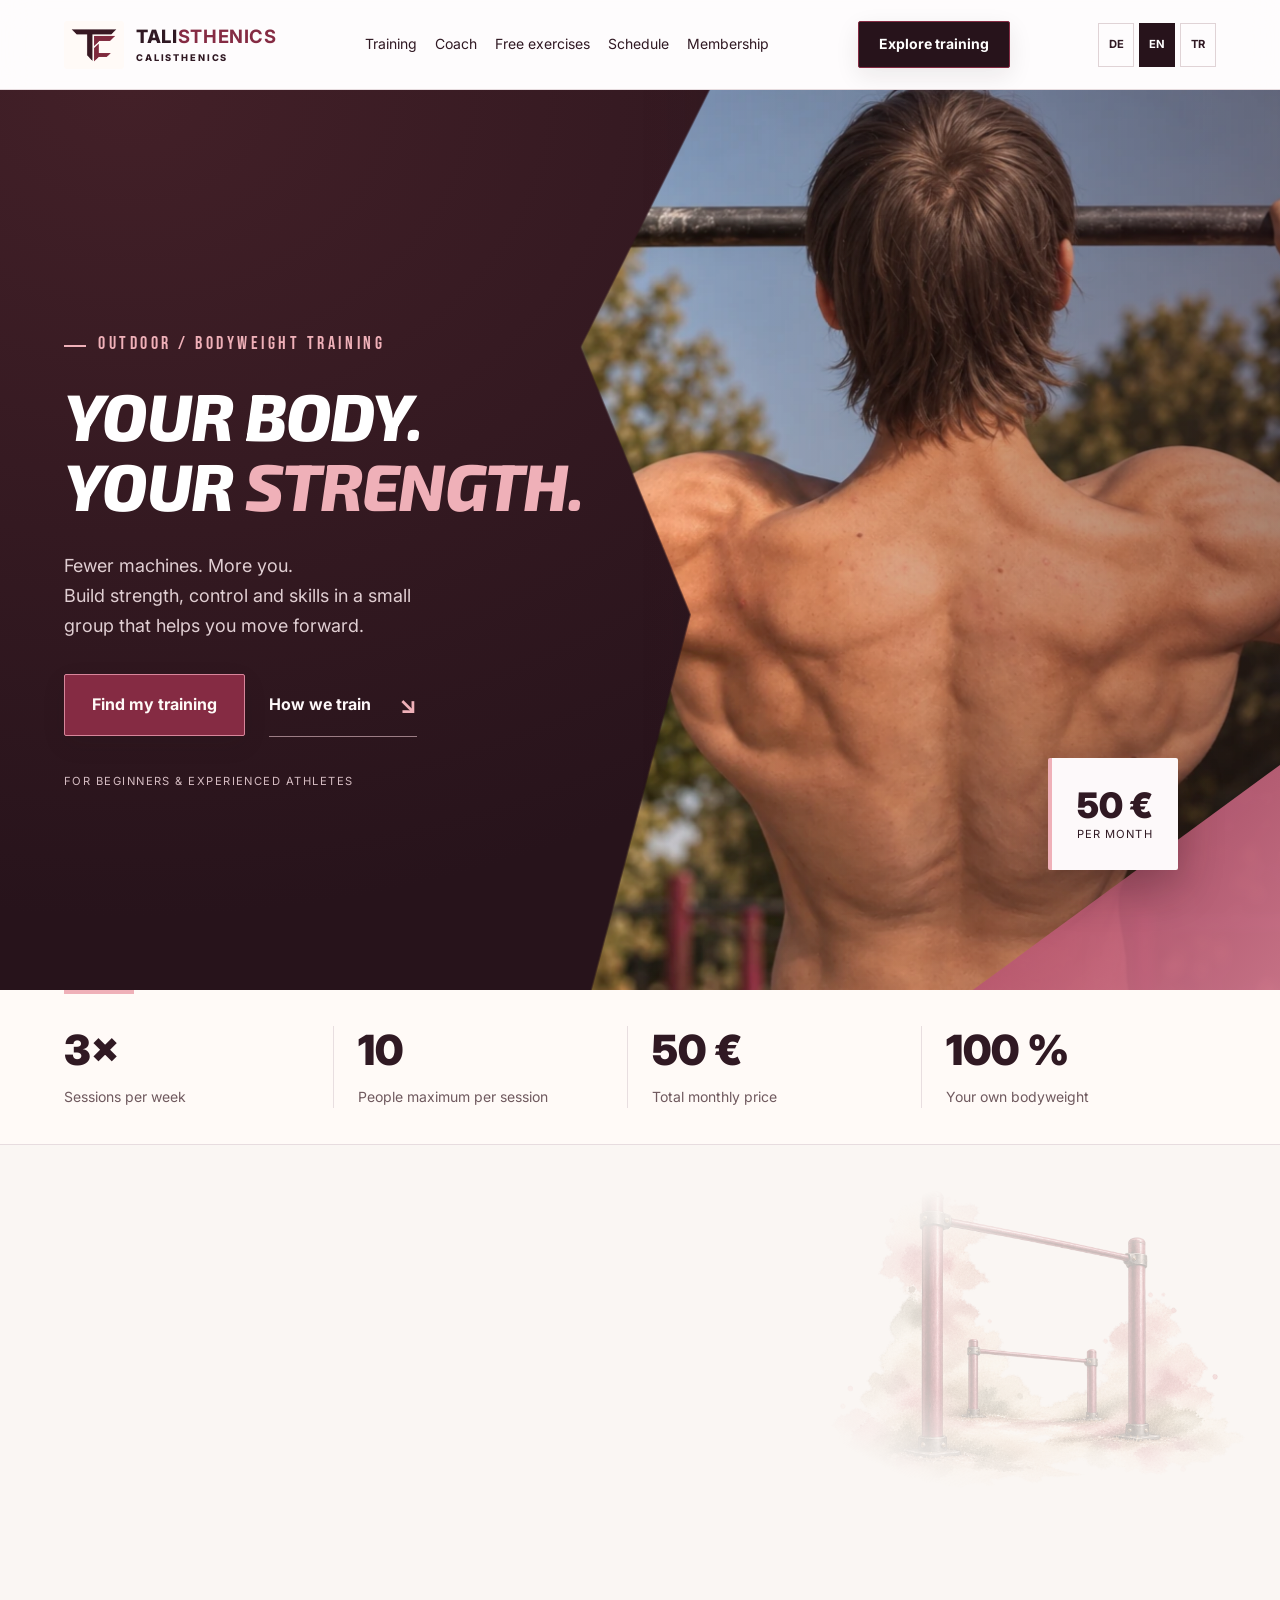
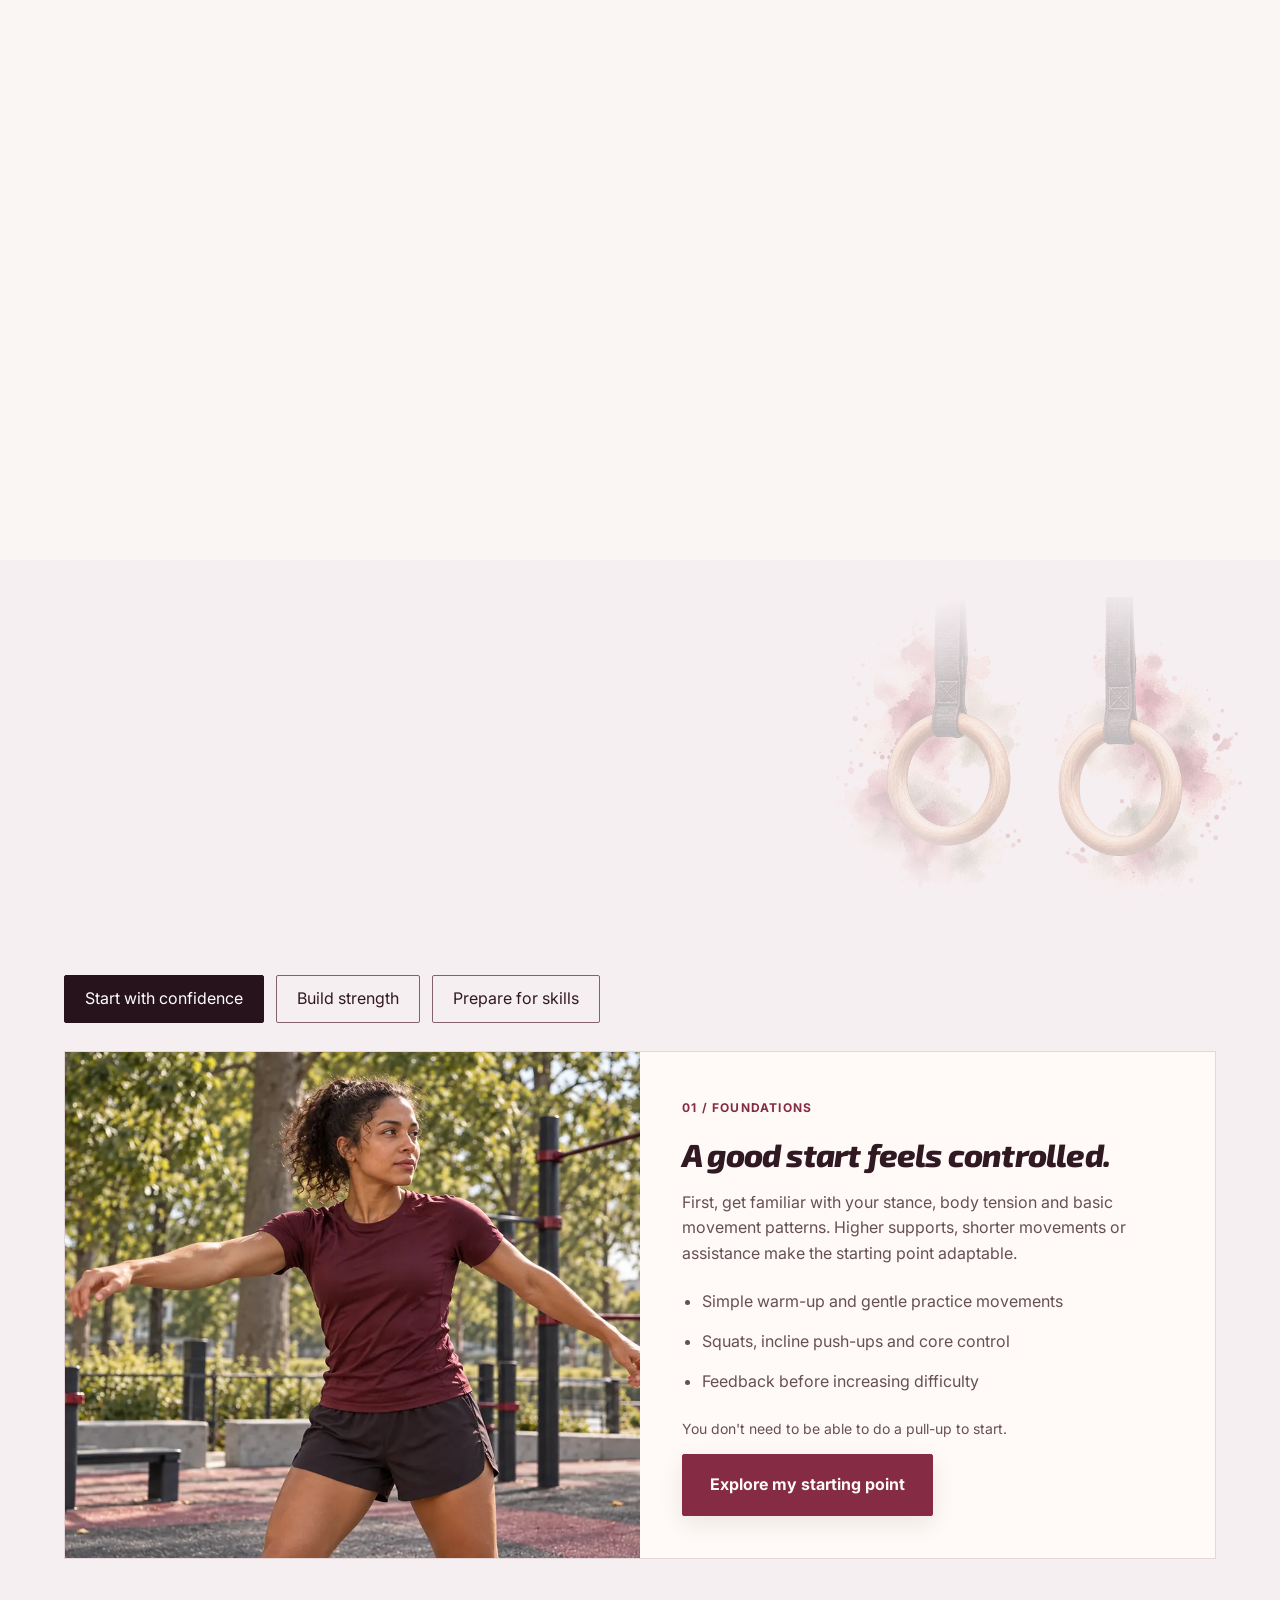
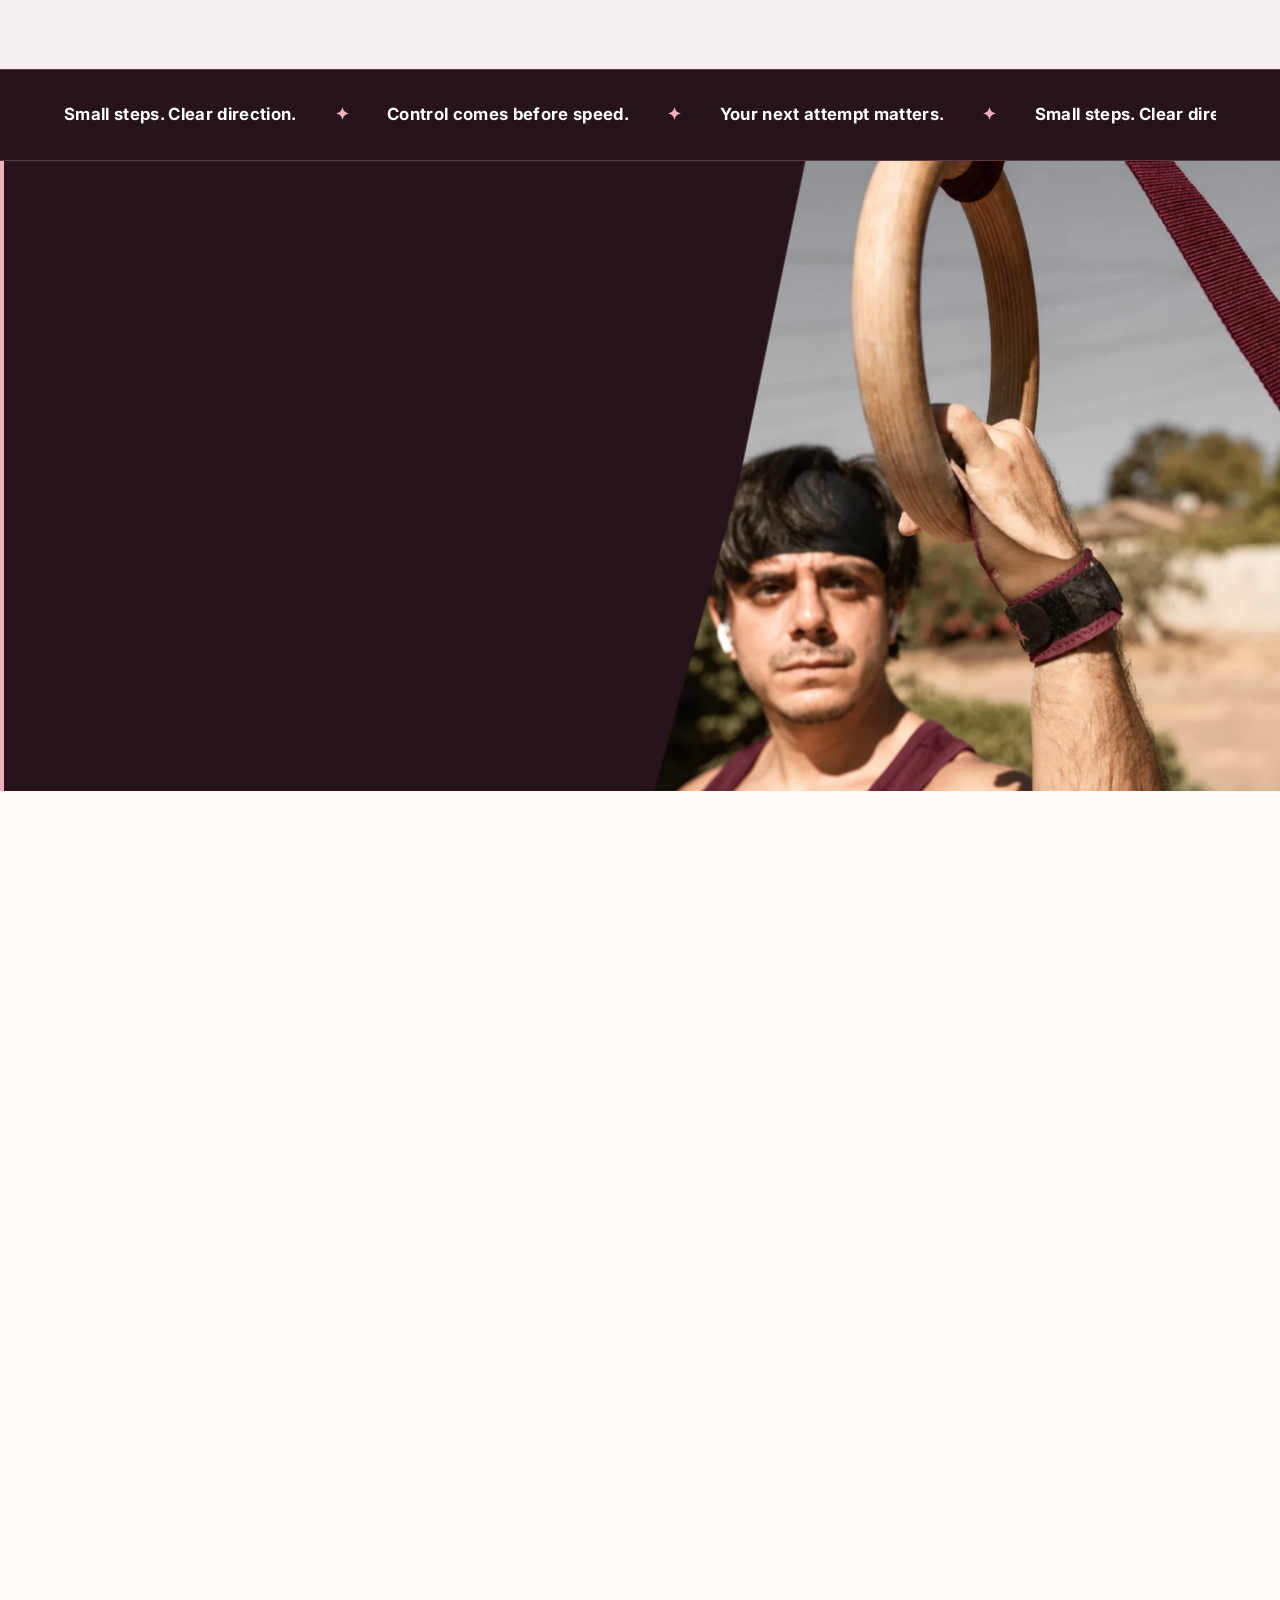
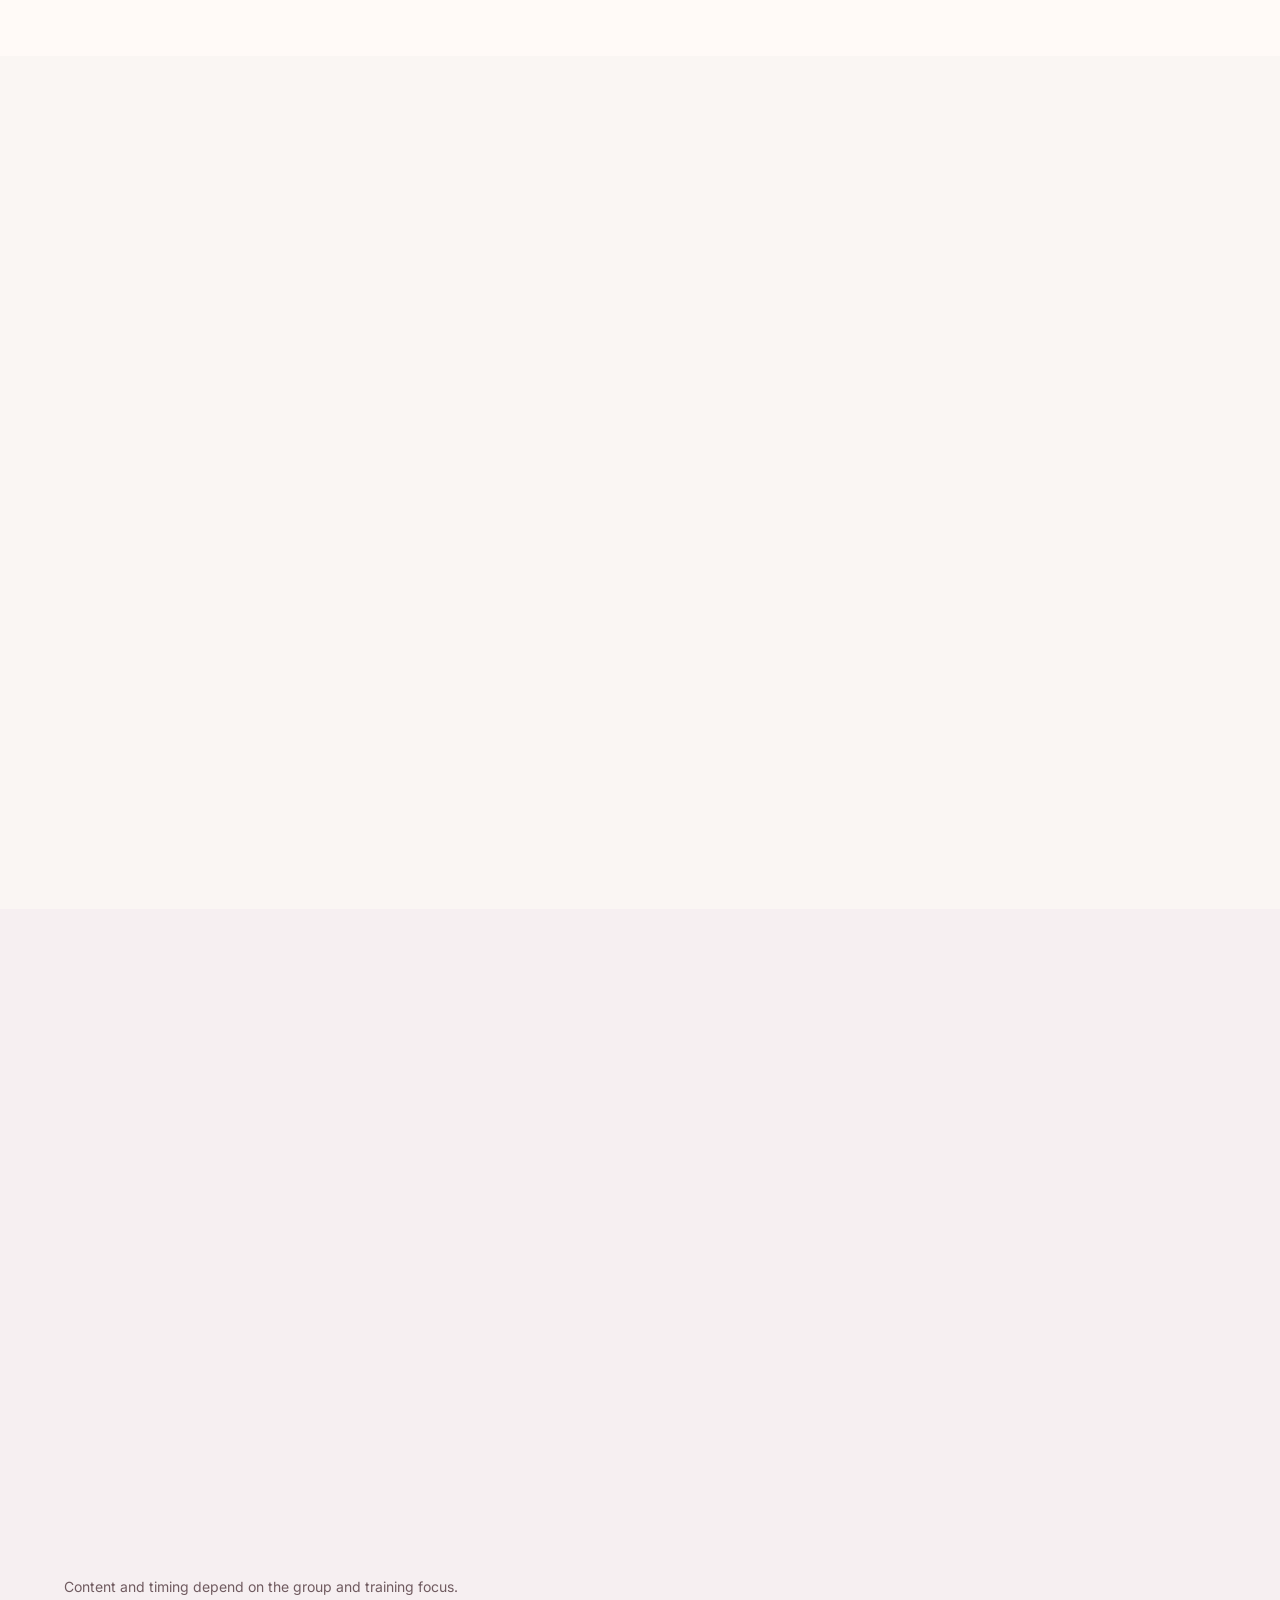
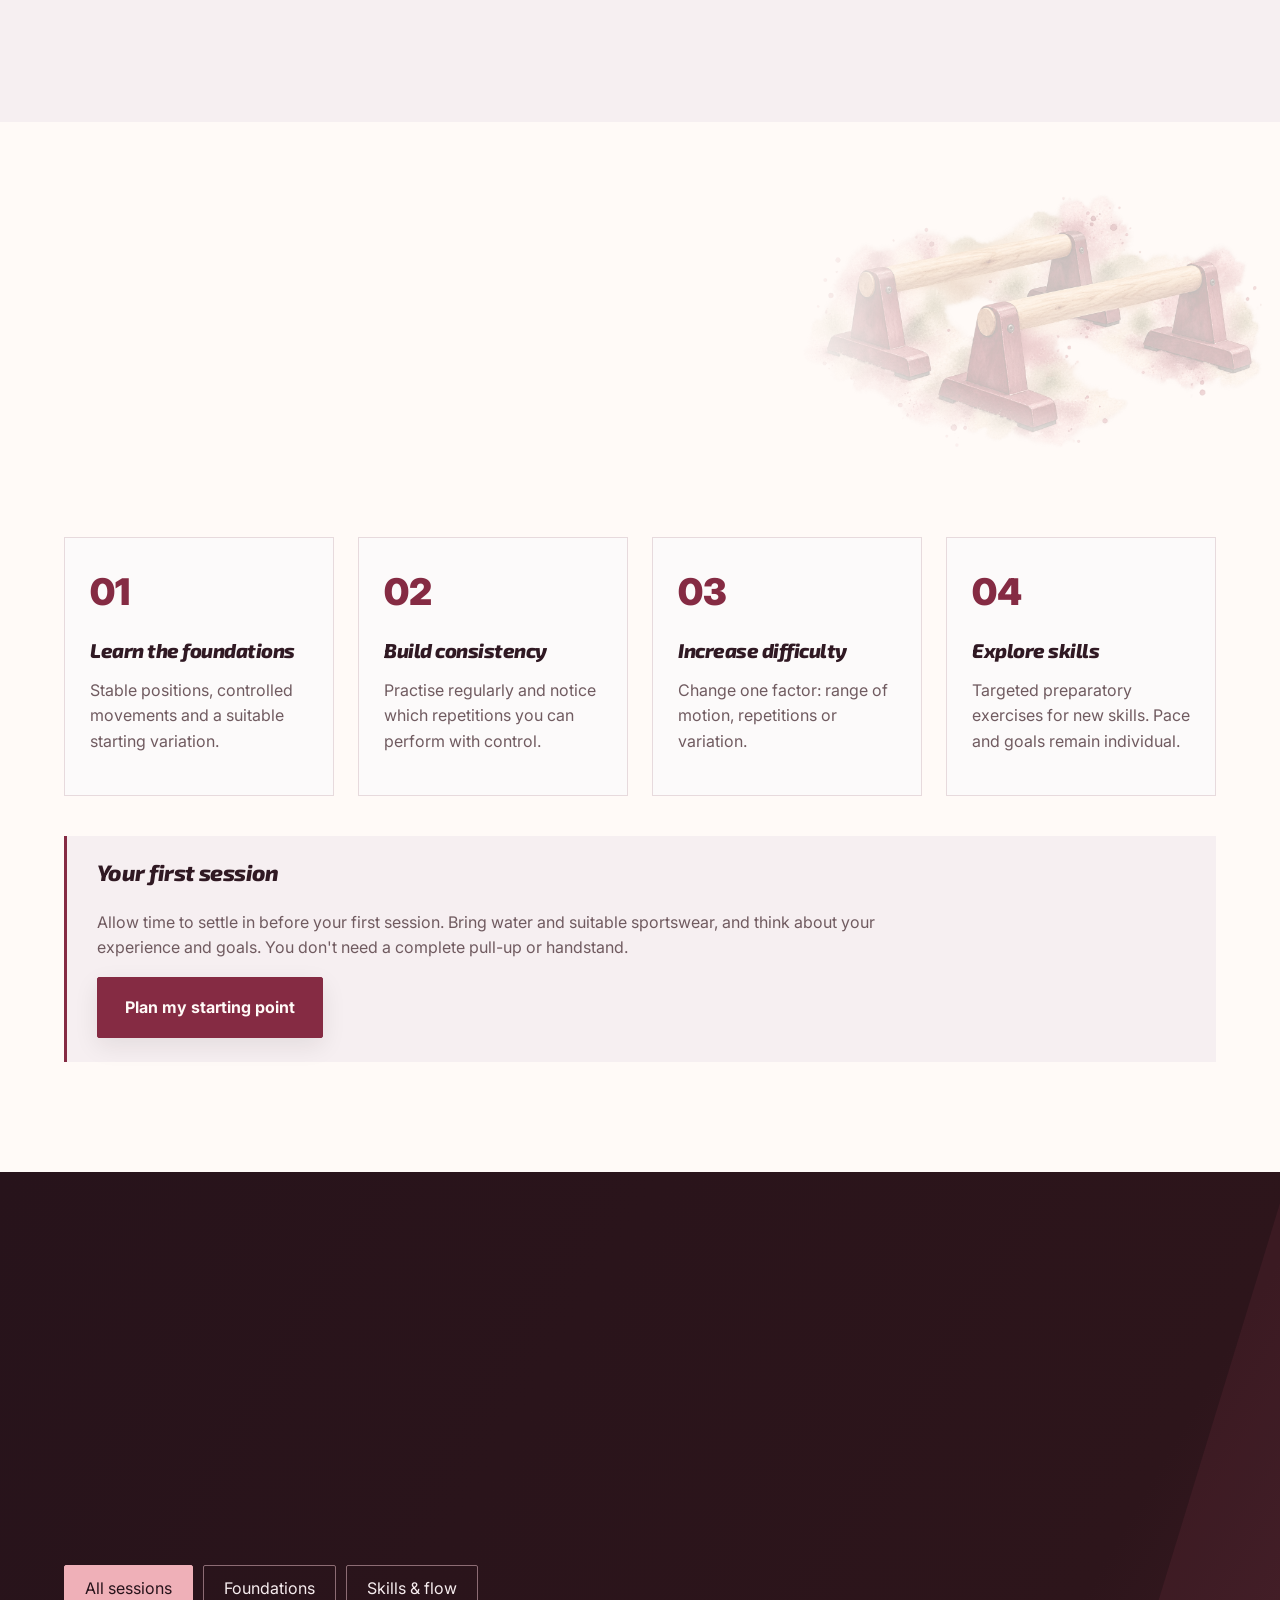
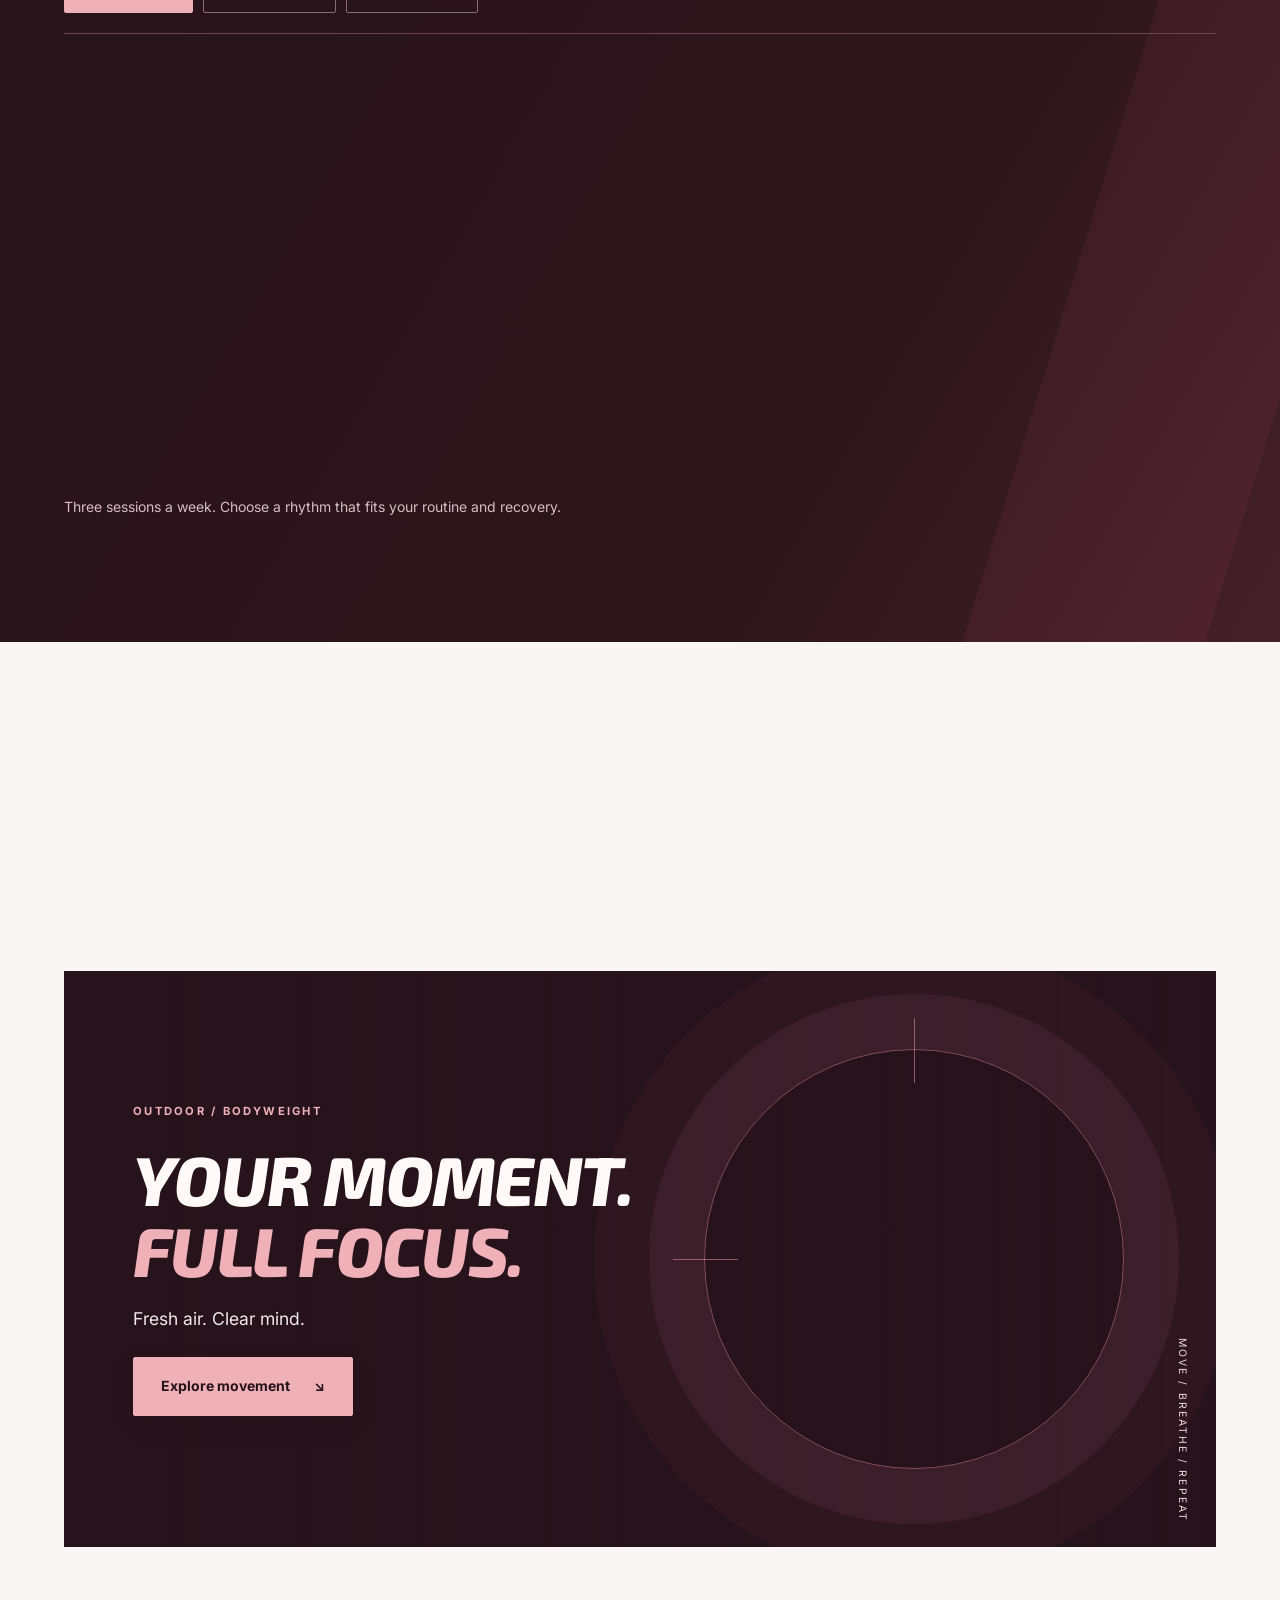
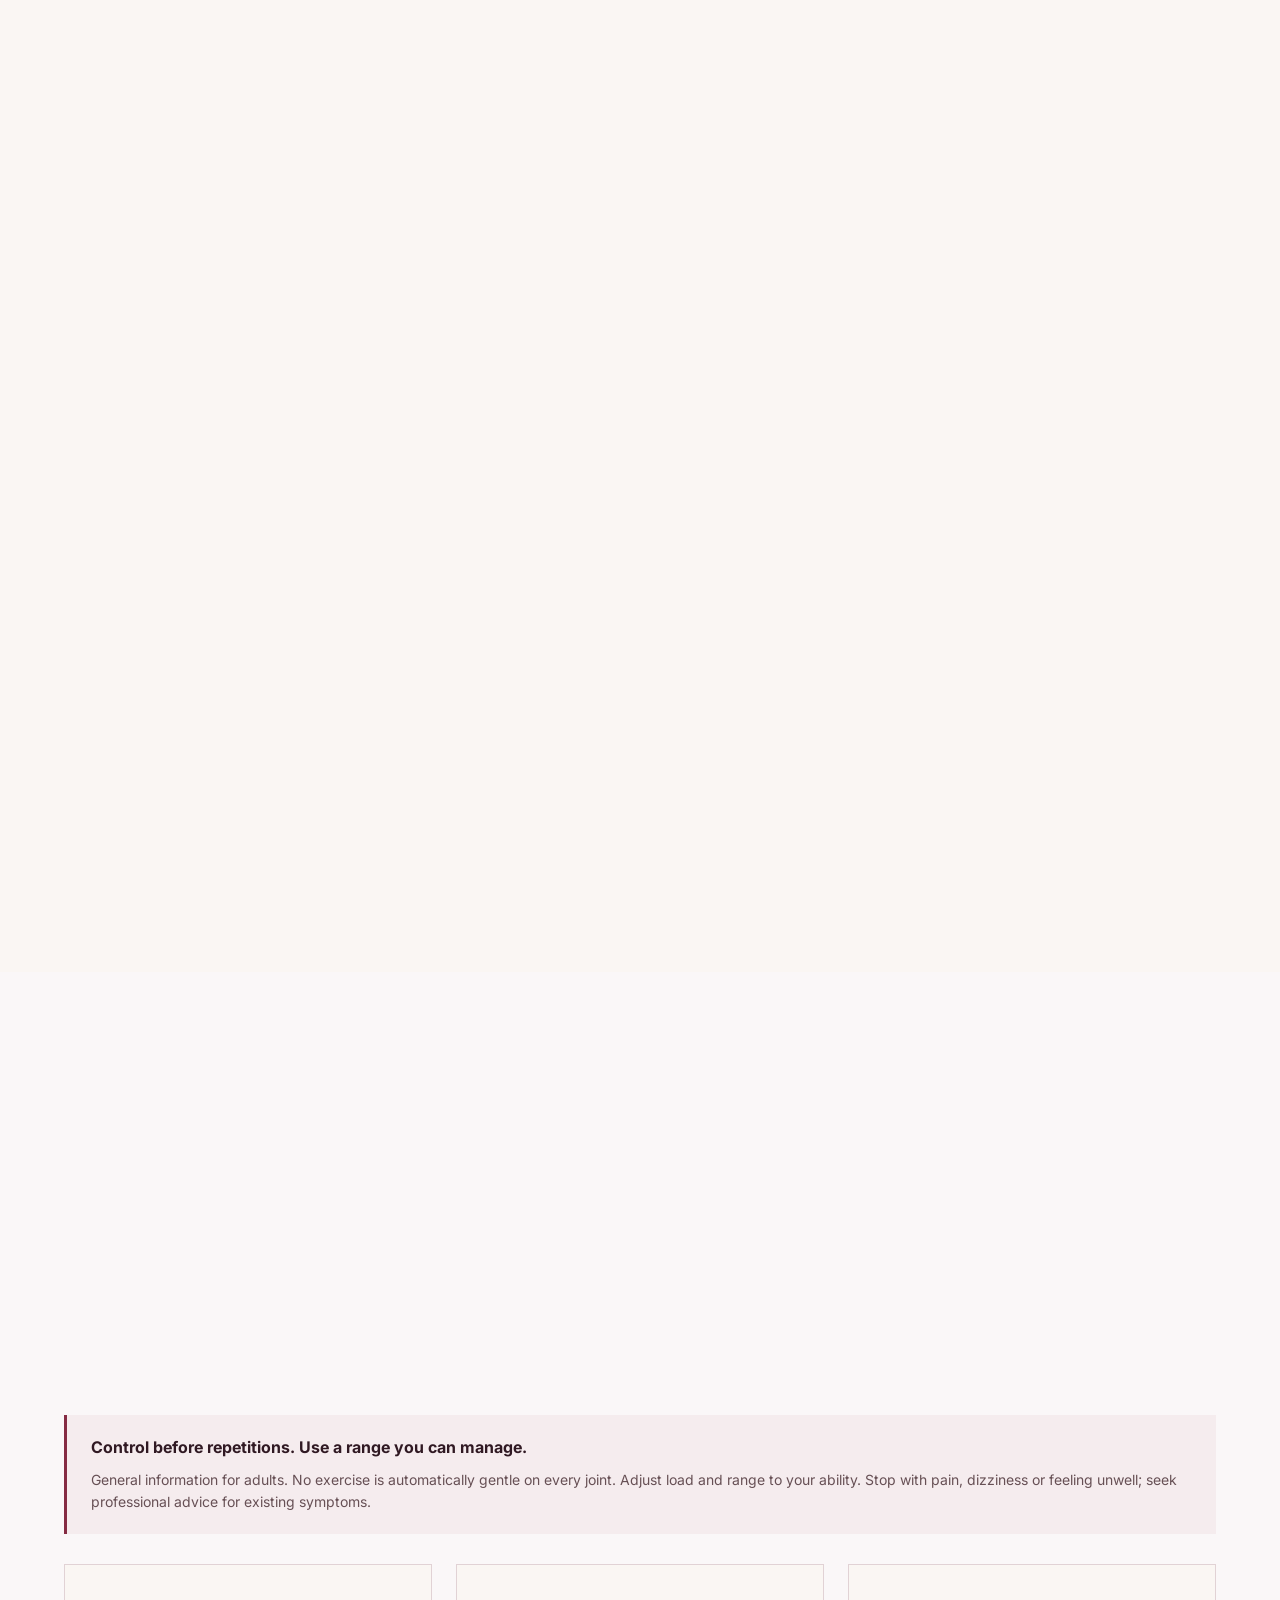
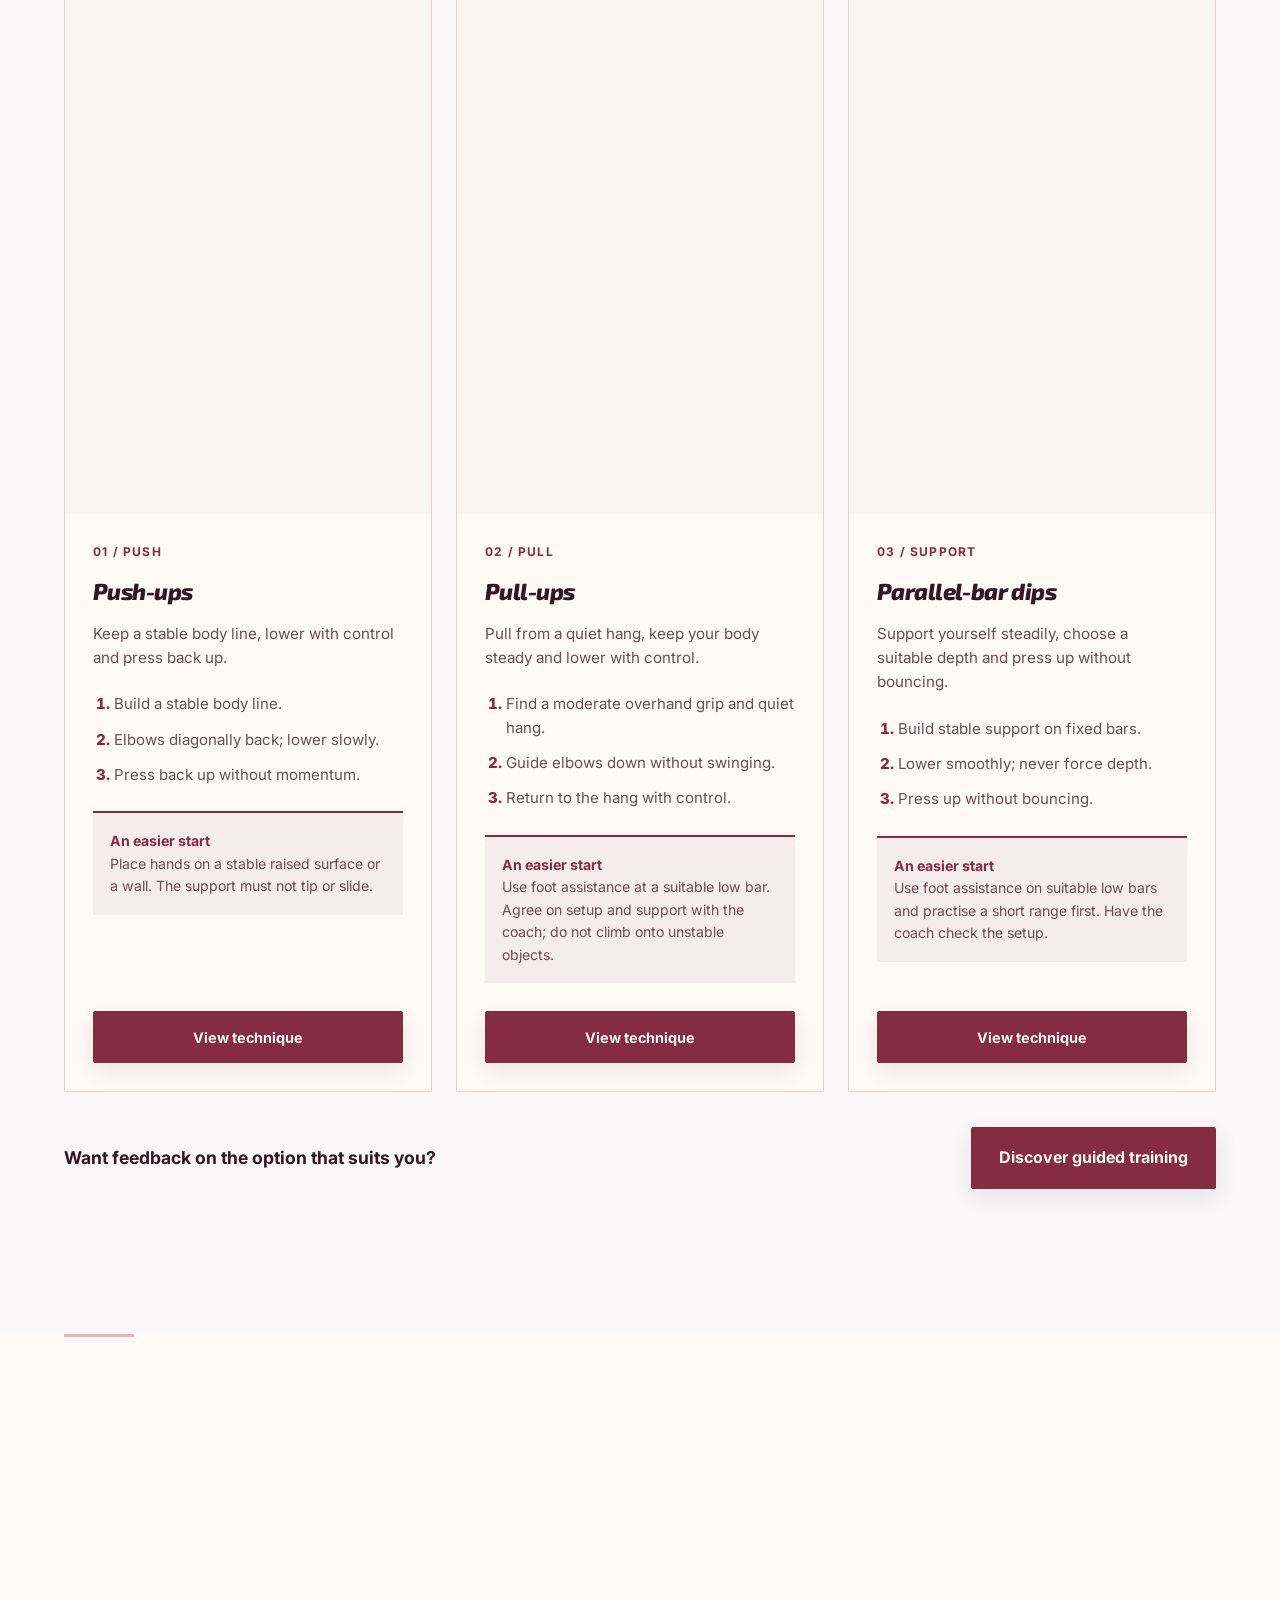
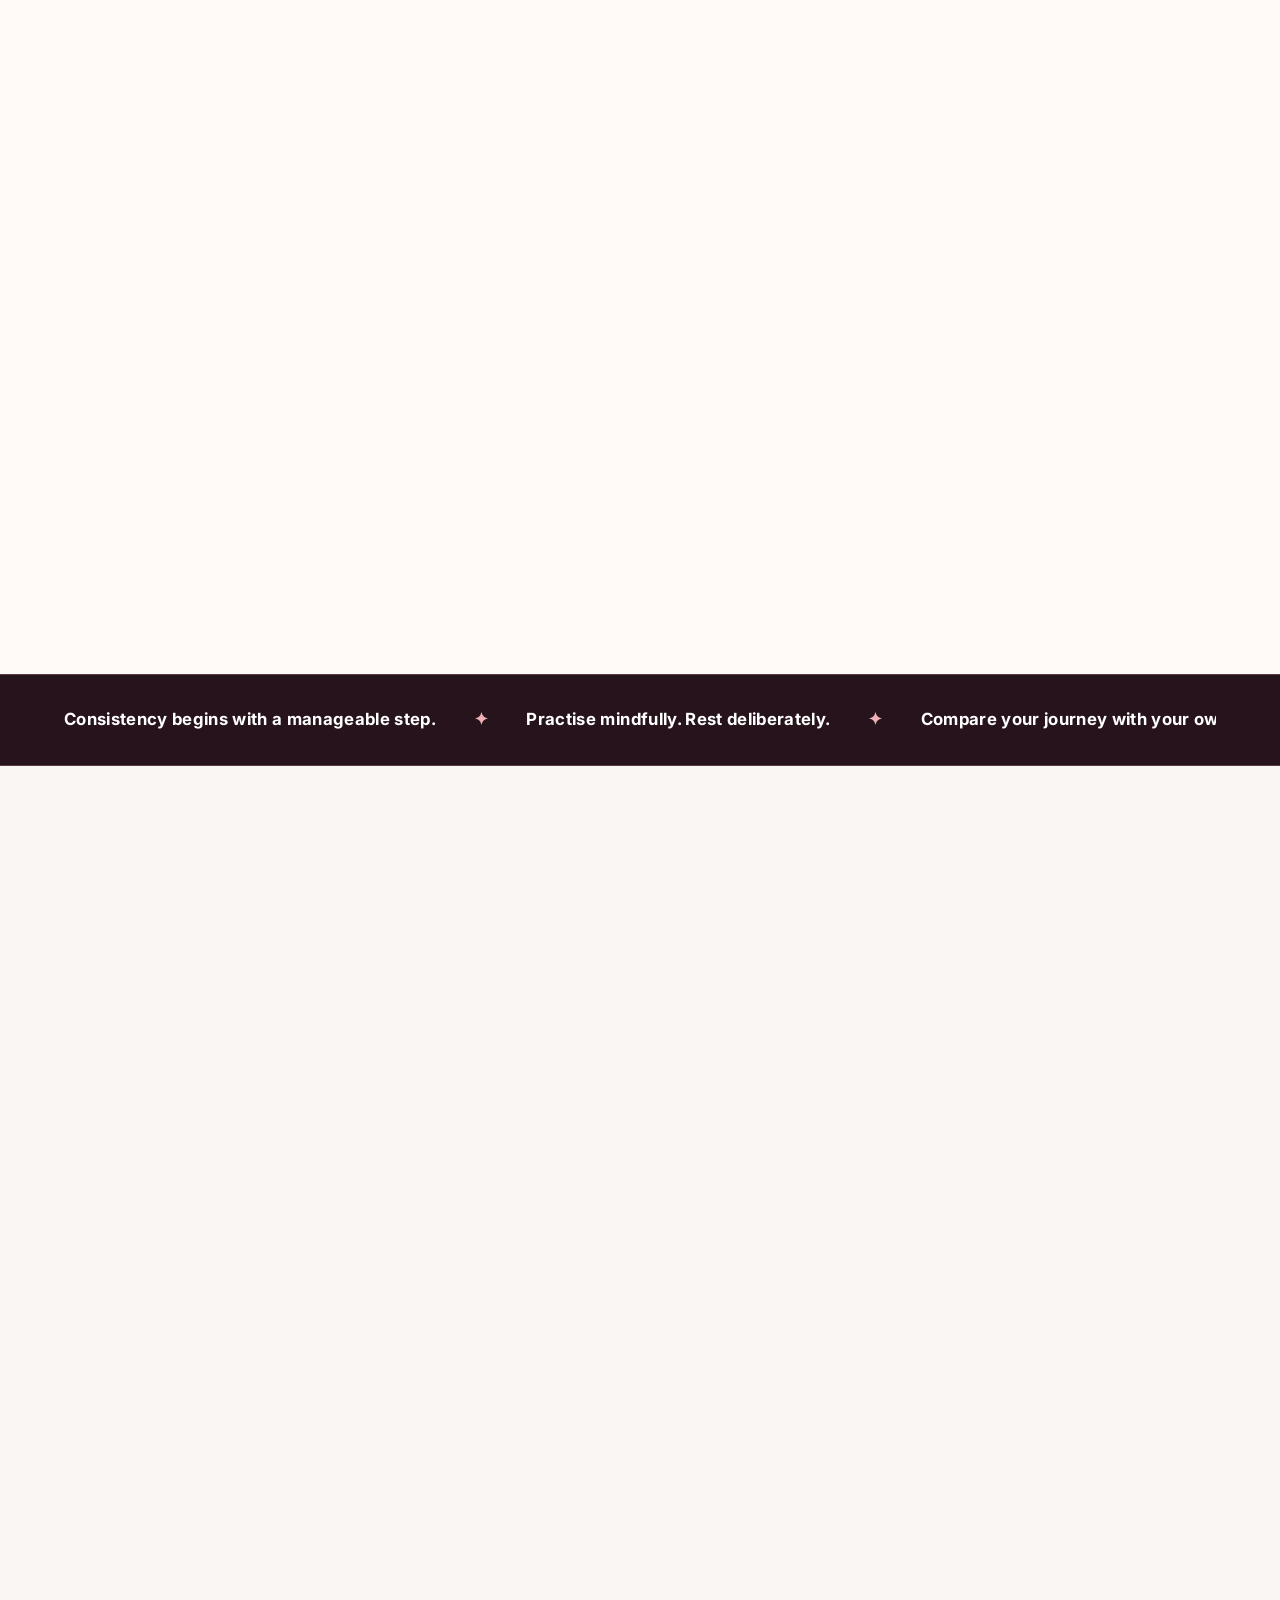
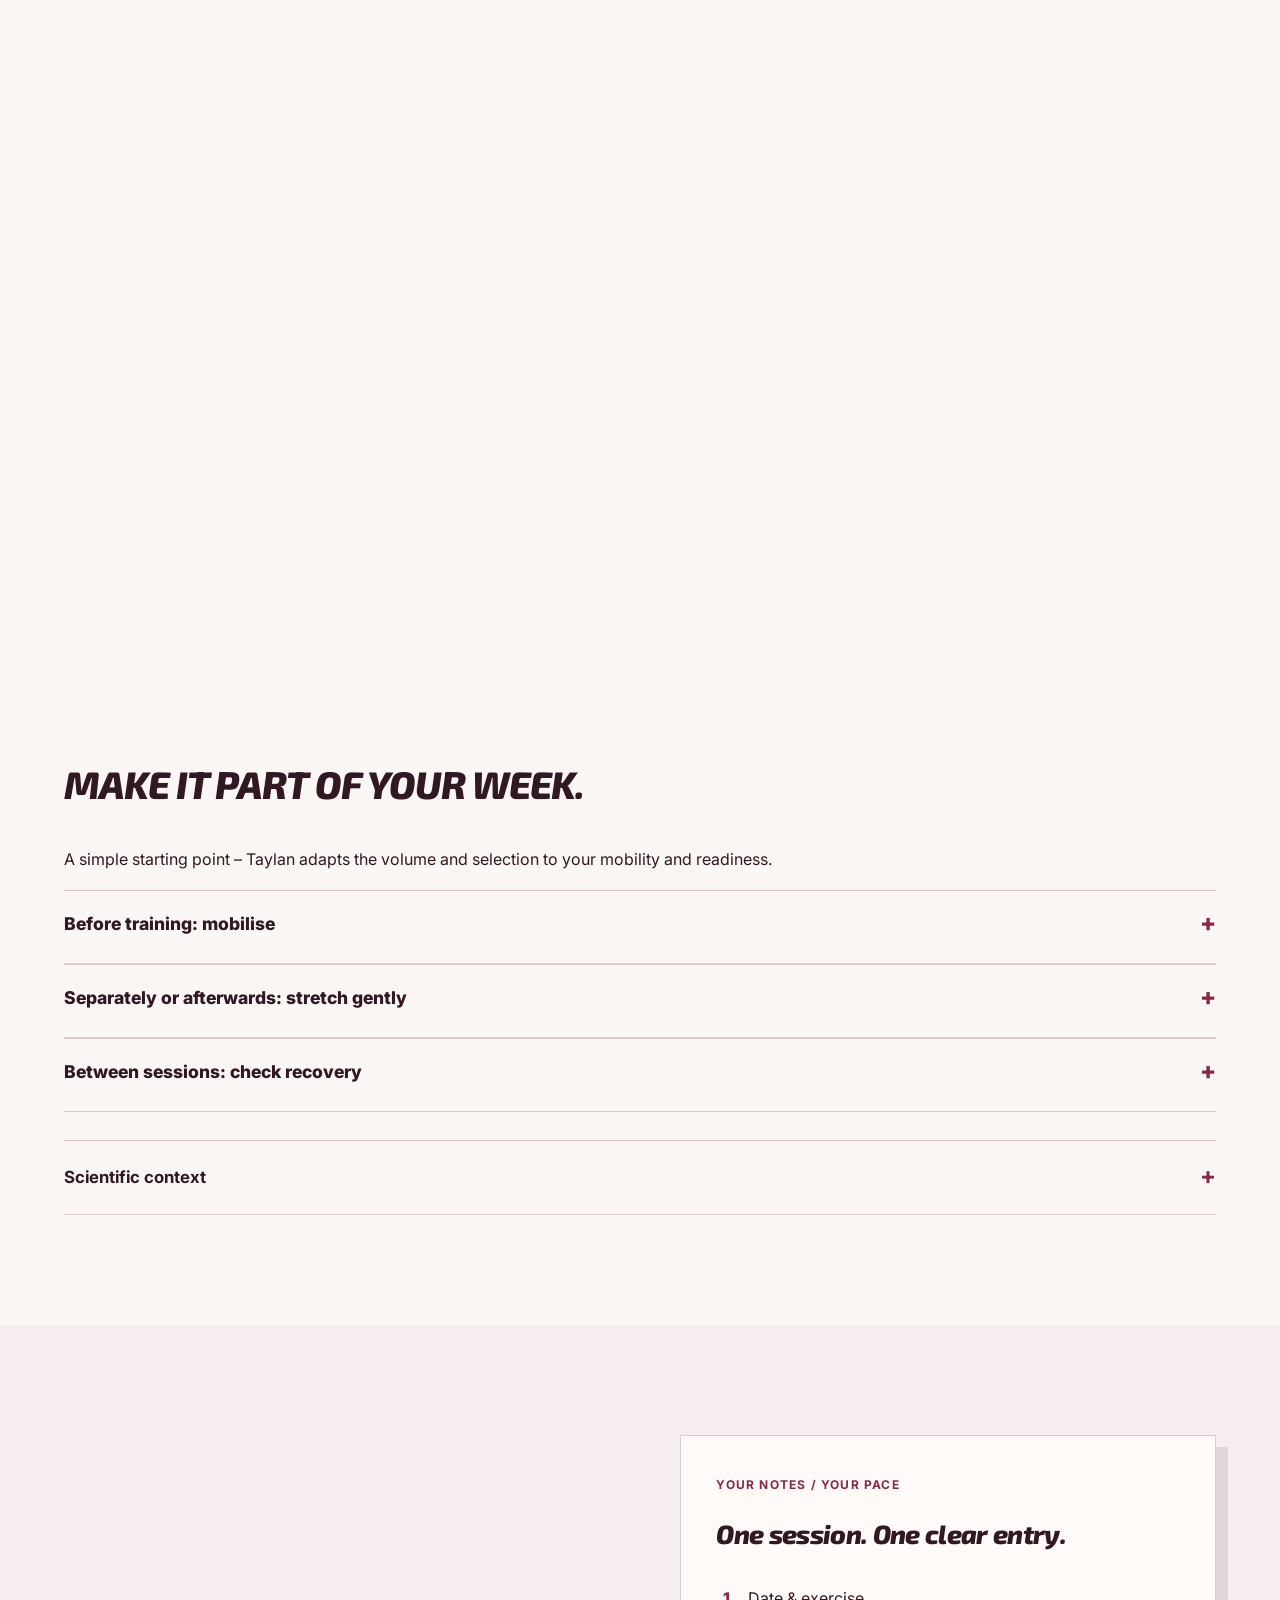
<file: en/index.html>
<!doctype html>
<html lang="en">
<head>
<meta charset="utf-8"><meta name="viewport" content="width=device-width,initial-scale=1">
<meta name="robots" content="noindex,nofollow"><meta name="description" content="Calisthenics in small groups. Train three times a week, €50 per month, maximum ten people per session.">
<meta name="theme-color" content="#27131b"><meta name="referrer" content="strict-origin-when-cross-origin">
<meta http-equiv="Content-Security-Policy" content="default-src &#x27;self&#x27;; script-src &#x27;self&#x27;; style-src &#x27;self&#x27;; img-src &#x27;self&#x27; data:; font-src &#x27;self&#x27;; connect-src &#x27;none&#x27;; object-src &#x27;none&#x27;; base-uri &#x27;none&#x27;; form-action &#x27;none&#x27;; upgrade-insecure-requests">
<title>TALISTHENICS — Your body. Your strength.</title><link rel="stylesheet" href="../style-avatar20b.css?v=7"><link rel="stylesheet" href="../style-headings-watercolor34.css?v=1">
<link rel="stylesheet" href="../style-typography36.css?v=1"><script src="../app-core17.js" defer></script>
<link rel="alternate" hreflang="de" href="https://o-some.github.io/testkunde/index.html"><link rel="alternate" hreflang="en" href="https://o-some.github.io/testkunde/en/index.html"><link rel="alternate" hreflang="tr" href="https://o-some.github.io/testkunde/tr/index.html"><link rel="canonical" href="https://o-some.github.io/testkunde/en/index.html"><link rel="icon" href="../assets/talisthenics-tc-brand19.webp" type="image/webp"><link rel="stylesheet" href="../style-hero37.css?v=1">
<script src="../hero-title-fit37.js?v=1" defer></script>
<link rel="stylesheet" href="../style-schedule40.css?v=1">
</head>
<body>
<a class="skip" href="#main">Skip to content</a>

<header><a class="brand" href="#" aria-label="TALISTHENICS home"><img class="brand-mark" src="../assets/talisthenics-tc-brand19.webp" width="60" height="48" alt=""><span class="brand-word">TALI<strong>STHENICS</strong><small>CALISTHENICS</small></span></a><nav aria-label="Main navigation"><a href="#training">Training</a><a href="#coach">Coach</a><a href="#uebungen">Free exercises</a><a href="#kursplan">Schedule</a><a href="#preis">Membership</a></nav><button class="button small" data-book>Explore training</button><button class="menu" aria-label="Open menu" aria-expanded="false" aria-controls="mobile-nav">☰</button><div class="language-switch" role="group" aria-label="Choose language"><a href="../index.html?v=gallery24" lang="de" hreflang="de">DE</a><a href="index.html?v=gallery24" lang="en" hreflang="en" aria-current="page">EN</a><a href="../tr/index.html?v=gallery24" lang="tr" hreflang="tr">TR</a></div></header>
<nav id="mobile-nav" aria-label="Mobile navigation" hidden><a href="#training">Training</a><a href="#coach">Coach</a><a href="#uebungen">Free exercises</a><a href="#kursplan">Schedule</a><a href="#preis">Membership</a></nav>
<main id="main">
<section class="hero"><img src="../assets/hero-rear-identity22.webp" alt="Trainer performing a controlled pull-up in an outdoor park." fetchpriority="high" width="1536" height="1024"><div class="hero-shade"></div><div class="hero-content"><p class="eyebrow">OUTDOOR / BODYWEIGHT TRAINING</p><h1><span class="hero-title-line">YOUR BODY.</span><span class="hero-title-line">YOUR <em>STRENGTH.</em></span></h1><p class="hero-copy">Fewer machines. More you.<br>Build strength, control and skills in a small group that helps you move forward.</p><div class="actions"><button class="button" data-book>Find my training</button><a class="text-link" href="#training">How we train <span>↘</span></a></div><div class="hero-bottom"><span>FOR BEGINNERS &amp; EXPERIENCED ATHLETES</span><span>01 / OWN YOUR MOVEMENT</span></div></div><div class="hero-stamp"><strong>50 €</strong><span>PER MONTH</span></div></section>
<div class="stats"><div><strong>3×</strong><span>Sessions per week</span></div><div><strong>10</strong><span>People maximum per session</span></div><div><strong>50 €</strong><span>Total monthly price</span></div><div><strong>100 %</strong><span>Your own bodyweight</span></div></div>
<section class="intro section" id="training"><div class="section-head reveal"><p class="eyebrow">01 / THE METHOD</p><h2>YOU DON&#x27;T NEED A GYM.<br>YOU NEED <em>A START.</em></h2><p>Your first controlled push-up. Your next pull-up. More control in a handstand. We break big goals into steps that suit your level.</p></div><div class="training-grid"><article class="training-card reveal"><img src="../assets/02-bordeaux16.webp" alt="Athlete doing dips on parallel bars in a park." loading="lazy" width="800" height="1000"><div><span>01 / STRENGTH</span><h3>Get stronger.</h3><p>Push, pull and legs. Solid foundations instead of random repetitions.</p></div></article><article class="training-card reveal"><img src="../assets/03-bordeaux16.webp" alt="Athlete practising a handstand in front of Berlin architecture." loading="lazy" width="800" height="1000"><div><span>02 / SKILLS</span><h3>Gain control.</h3><p>From your first progression to new skills. At your own pace.</p></div></article><article class="training-card reveal"><img src="../assets/04-bordeaux16.webp" alt="Group stretching together in a city park." loading="lazy" width="800" height="1000"><div><span>03 / MOBILITY</span><h3>Move more freely.</h3><p>Active mobility and stable joints as part of every session.</p></div></article></div></section>
<section class="section goals-section" id="ziele"><div class="section-head reveal"><p class="eyebrow">YOUR GOAL / YOUR START</p><h2>WHAT DO YOU WANT TO<br><em>MOVE?</em></h2><p>Calisthenics starts where you are today. Choose a focus and explore what a suitable session could look like.</p></div><div class="goal-filters" aria-label="Choose a training focus"><button class="filter active" data-goal="basis" aria-pressed="true">Start with confidence</button><button class="filter" data-goal="kraft" aria-pressed="false">Build strength</button><button class="filter" data-goal="skills" aria-pressed="false">Prepare for skills</button></div><div class="goal-panels">
<article class="goal-panel" data-goal-panel="basis"><img src="../assets/13-exercise-model28.webp" alt="Woman warming up gently in a calisthenics park." loading="lazy" width="1600" height="800"><div><span class="tag">01 / FOUNDATIONS</span><h3>A good start feels controlled.</h3><p>First, get familiar with your stance, body tension and basic movement patterns. Higher supports, shorter movements or assistance make the starting point adaptable.</p><ul><li>Simple warm-up and gentle practice movements</li><li>Squats, incline push-ups and core control</li><li>Feedback before increasing difficulty</li></ul><p class="fine">You don&#x27;t need to be able to do a pull-up to start.</p><button class="button" data-book>Explore my starting point</button></div></article>
<article class="goal-panel" data-goal-panel="kraft"><img src="../assets/rings-exercise-model28.webp" alt="Female athlete doing an inclined bodyweight row on wooden rings with adjustable straps attached to a fixed outdoor bar." loading="lazy" width="1536" height="1024"><div><span class="tag">02 / STRENGTH &amp; CONTROL</span><h3>A controlled repetition counts.</h3><p>Wooden rings allow pulling exercises such as ring rows. Body angle and assistance are adapted to your level. Controlled repetitions, stable positions and rest come before maximum difficulty.</p><ul><li>Combine pulling, pushing, legs and core</li><li>Adjust ring rows through body angle</li><li>Check the fixed anchor and straps before use</li></ul><p class="fine">Progress can also mean more control in the same exercise.</p><button class="button" data-book>Explore guided training</button></div></article>
<article class="goal-panel" data-goal-panel="skills"><img src="../assets/parallettes-exercise-model28.webp" alt="Female athlete holding an L-sit on two low wooden-handle parallettes in an outdoor park." loading="lazy" width="1536" height="1024"><div><span class="tag">03 / SKILL PREPARATION</span><h3>Big skills grow from small building blocks.</h3><p>Parallettes – compact support bars with wooden grips – help prepare support positions and the L-sit. The photograph shows an advanced variation; your starting point uses appropriate preparatory exercises.</p><ul><li>Build support and body tension step by step</li><li>Place both parallettes on firm, level ground</li><li>Attempt demanding holds only with sufficient control</li></ul><p class="fine">No fixed timeline or promise of specific skills.</p><button class="button" data-book>Choose my focus</button></div></article></div></section><aside class="wisdom-band" aria-label="Training thoughts"><div class="wisdom-window"><div class="wisdom-track" id="wisdom-1"><div class="wisdom-line"><span>Small steps. Clear direction.</span><span aria-hidden="true">✦</span><span>Control comes before speed.</span><span aria-hidden="true">✦</span><span>Your next attempt matters.</span><span aria-hidden="true">✦</span></div><div class="wisdom-line" aria-hidden="true"><span>Small steps. Clear direction.</span><span aria-hidden="true">✦</span><span>Control comes before speed.</span><span aria-hidden="true">✦</span><span>Your next attempt matters.</span><span aria-hidden="true">✦</span></div></div></div><button class="wisdom-toggle sr-only" aria-controls="wisdom-1" aria-pressed="false">Stop scrolling text</button></aside><section class="manifesto"><div class="reveal"><p class="eyebrow">NO EGO. NO SHORTCUTS.</p><h2>NOT PERFECT.<br><em>BUT SHOWING UP.</em></h2><p>You don&#x27;t need to do a pull-up yet.<br>You just need to be ready to begin.</p><a class="button dark" href="#kursplan">Find your session</a></div><img src="../assets/05-bordeaux16.webp" alt="Man holding a gymnastics ring during outdoor training." loading="lazy" width="1000" height="1000"></section>
<section class="coach section" id="coach"><div class="coach-image reveal"><div class="depth-window" data-depth="coach"><img src="../assets/trainer-portrait-shirtless26.webp" alt="Portrait of the trainer at a calisthenics park." loading="lazy" width="1122" height="1402"><span class="depth-grid" aria-hidden="true"></span></div><span>STRENGTH / CONTROL</span></div><div class="reveal"><p class="eyebrow">02 / YOUR TRAINING</p><h2>CLEAR GUIDANCE.<br><em>REAL FOCUS.</em></h2><p class="owner-signature"><span aria-hidden="true">TS</span>Founded by Taylan Sik</p><p class="lead">Small group.<br>More attention for you.</p><p>Clear exercises, suitable variations and attention to your technique turn movement into training with direction.</p><p>A maximum of ten people means room for questions, feedback and training you can follow.</p><a class="text-link" href="#kursplan">Start together <span>↘</span></a></div></section>
<section class="section coaching-story"><div class="coaching-photo reveal"><img src="../assets/14-documentary27.webp" alt="male coach discussing an exercise with a participant beside outdoor parallel bars." loading="lazy" width="1600" height="800"><span>TECHNIQUE / FEEDBACK</span></div><div class="reveal"><p class="eyebrow">SMALL GROUP / CLEAR TASK</p><h2>YOU TRAIN.<br><em>WE PAY ATTENTION.</em></h2><p class="lead">A maximum of ten people per session leaves room for personal guidance.</p><p>The group can work on the same movement pattern while each person uses a suitable variation. The session stays shared while the load can be adjusted individually.</p><div class="feedback-list"><article><strong>Before the exercise</strong><p>Discuss the task and variation. What does a controlled repetition look like?</p></article><article><strong>During the exercise</strong><p>Observe movement, give clear cues and simplify when needed.</p></article><article><strong>After the set</strong><p>Briefly review: what was stable and what needs more attention next time?</p></article></div></div></section><section class="section training-flow" id="ablauf"><div class="section-head reveal"><p class="eyebrow">YOUR SESSION / 60 MINUTES WITH A PLAN</p><h2>ARRIVE. BUILD.<br><em>MOVE FORWARD.</em></h2><p>Every session has a clear structure. You know what you&#x27;re training and get a variation suited to your current level.</p></div><div class="flow-grid"><article class="reveal"><span>01 / 10 MIN</span><h3>Warm-up &amp; check-in</h3><p>Move gently, prepare your joints and discuss how you feel today. Adjust the load accordingly.</p></article><article class="reveal"><span>02 / 15 MIN</span><h3>Technique &amp; skills</h3><p>One focus per session: pulling technique, body tension or balance. Understand first, then repeat with control.</p></article><article class="reveal"><span>03 / 25 MIN</span><h3>Strength &amp; variations</h3><p>Push, pull, legs and core. Train with controlled repetitions and breaks instead of taking every round to the limit.</p></article><article class="reveal"><span>04 / 10 MIN</span><h3>Mobility &amp; cool-down</h3><p>Lower the intensity, practise mobility and note your next small training step.</p></article></div><p class="fine">Content and timing depend on the group and training focus.</p></section>
<section class="section progress-path"><div class="section-head reveal"><p class="eyebrow">YOUR PROGRESS / WITHOUT EGO</p><h2>YOUR LEVEL IS<br><em>THE STARTING POINT.</em></h2><p>Everyone trains together. Not everyone uses the same variation. Good progression challenges you without overwhelming your technique.</p></div><div class="path-grid"><article><strong>01</strong><h3>Learn the foundations</h3><p>Stable positions, controlled movements and a suitable starting variation.</p></article><article><strong>02</strong><h3>Build consistency</h3><p>Practise regularly and notice which repetitions you can perform with control.</p></article><article><strong>03</strong><h3>Increase difficulty</h3><p>Change one factor: range of motion, repetitions or variation.</p></article><article><strong>04</strong><h3>Explore skills</h3><p>Targeted preparatory exercises for new skills. Pace and goals remain individual.</p></article></div><div class="first-session"><h3>Your first session</h3><p>Allow time to settle in before your first session. Bring water and suitable sportswear, and think about your experience and goals. You don&#x27;t need a complete pull-up or handstand.</p><button class="button" data-book>Plan my starting point</button></div></section>
<section class="schedule section" id="kursplan"><div class="section-head reveal"><p class="eyebrow">03 / YOUR ROUTINE</p><h2>THREE SESSIONS.<br><em>A GOOD FEELING.</em></h2><p>Choose your starting point. All three weekly sessions are included in the monthly price. No more than ten people train per session.</p></div><div class="schedule-tools" role="group" aria-label="Filter schedule"><button class="filter active" data-filter="all" aria-pressed="true">All sessions</button><button class="filter" data-filter="basics" aria-pressed="false">Foundations</button><button class="filter" data-filter="skills" aria-pressed="false">Skills &amp; flow</button></div><div class="sessions"><article class="session reveal" data-type="basics"><div class="day">THU<span>18:00 – 19:00</span></div><div><span class="tag">ALL LEVELS</span><h3>Build your base</h3><p>Strength basics · push &amp; pull · controlled technique</p></div><button class="session-button" data-book data-session="Thursday · 18:00">Choose session <span>↗</span></button></article><article class="session reveal" data-type="skills"><div class="day">FRI<span>18:00 – 19:00</span></div><div><span class="tag">WITH SUITABLE VARIATIONS</span><h3>Skills &amp; control</h3><p>Balance · core · your next progression</p></div><button class="session-button" data-book data-session="Friday · 18:00">Choose session <span>↗</span></button></article><article class="session reveal" data-type="basics"><div class="day">SAT<span>10:00 – 11:00</span></div><div><span class="tag">ALL LEVELS</span><h3>Full body. Full focus.</h3><p>Full-body training · mobility · team energy</p></div><button class="session-button" data-book data-session="Saturday · 10:00">Choose session <span>↗</span></button></article></div><p class="fine">Three sessions a week. Choose a rhythm that fits your routine and recovery.</p></section>
<section class="experience section" id="draussen"><div class="section-head reveal"><p class="eyebrow">04 / OUTSIDE. TOGETHER.</p><h2>MORE MOVEMENT.<br><em>FEWER EXCUSES.</em></h2></div><div class="gallery"><figure class="wide parallax-scene"><img class="parallax-photo" src="../assets/07-bordeaux16.webp" alt="Bodyweight training on parallel bars in an urban setting." loading="lazy" width="1200" height="800"><div class="parallax-ring" aria-hidden="true"></div><figcaption class="parallax-copy"><span class="eyebrow">OUTDOOR / BODYWEIGHT</span><h3>YOUR MOMENT.<br><em>FULL FOCUS.</em></h3><p>Fresh air. Clear mind.</p><a class="button" href="#uebungen">Explore movement <span aria-hidden="true">↘</span></a></figcaption><span class="parallax-axis" aria-hidden="true">MOVE / BREATHE / REPEAT</span></figure><figure class="reveal"><img src="../assets/08-bordeaux16.webp" alt="Athlete training on wooden rings outdoors." loading="lazy" width="800" height="1000"><figcaption>Your next progression.</figcaption></figure><figure class="reveal"><img src="../assets/09-bordeaux16.webp" alt="Training group warming up on an outdoor concrete surface." loading="lazy" width="800" height="1000"><figcaption>Technique first. Intensity next.</figcaption></figure><figure class="reveal"><img src="../assets/10-bordeaux16.webp" alt="Two athletes doing planks on an outdoor sports ground." loading="lazy" width="800" height="1000"><figcaption>Stability you can feel.</figcaption></figure><figure class="reveal"><img src="../assets/parallettes-exercise-model28.webp" alt="Female athlete holds her body on wooden parallettes in an outdoor park." loading="lazy" width="1536" height="1024"><figcaption>Strength under your control.</figcaption></figure><article class="gallery-feature reveal"><div class="gallery-feature-copy"><span class="gallery-feature-kicker"><img src="../assets/talisthenics-tc-brand19.webp" alt="" width="44" height="44">TALISTHENICS / RINGS</span><h3>CONTROL<br>IN YOUR HANDS.</h3><p>Rings make every small movement noticeable. Start with stable footing, choose your angle and build up difficulty step by step.</p><a href="#uebungen" class="gallery-feature-link">Explore exercises <span aria-hidden="true">↗</span></a></div><img class="gallery-feature-photo" src="../assets/rings-exercise-model28.webp" alt="Female athlete practising controlled rows on wooden rings in an outdoor park." loading="lazy" width="1536" height="1024"></article></div></section>
<section class="section exercise-section" id="uebungen"><div class="section-head reveal"><p class="eyebrow">TALISTHENICS / PUSH · PULL · SUPPORT</p><h2>THREE BASICS.<br><em>CONTROLLED EXECUTION.</em></h2><p>Push-ups, pull-ups and dips: three fundamental movements with illustrated phases, technique cues and an easier option. Open the full guide right here – no sign-up needed.</p></div><div class="exercise-safety"><strong>Control before repetitions. Use a range you can manage.</strong><p>General information for adults. No exercise is automatically gentle on every joint. Adjust load and range to your ability. Stop with pain, dizziness or feeling unwell; seek professional advice for existing symptoms.</p></div><div class="exercise-card-grid exercise-core-grid"><article class="exercise-tile"><img src="../assets/guide-pushup-core17.webp" alt="Three floor push-up phases: high plank, controlled lowering and return to high plank." loading="lazy" width="1024" height="1536"><div><span class="tag">01 / PUSH</span><h3>Push-ups</h3><p class="exercise-description">Keep a stable body line, lower with control and press back up.</p><ol class="exercise-card-cues"><li>Build a stable body line.</li><li>Elbows diagonally back; lower slowly.</li><li>Press back up without momentum.</li></ol><p class="exercise-card-easier"><strong>An easier start</strong><br>Place hands on a stable raised surface or a wall. The support must not tip or slide.</p><button class="button" data-exercise="exercise-1" aria-haspopup="dialog">View technique<span class="sr-only">: Push-ups</span></button></div></article><article class="exercise-tile"><img src="../assets/guide-pullup-core17.webp" alt="Three moderate overhand pull-up phases: extended-arm hang, upper pulling position and controlled return." loading="lazy" width="1024" height="1536"><div><span class="tag">02 / PULL</span><h3>Pull-ups</h3><p class="exercise-description">Pull from a quiet hang, keep your body steady and lower with control.</p><ol class="exercise-card-cues"><li>Find a moderate overhand grip and quiet hang.</li><li>Guide elbows down without swinging.</li><li>Return to the hang with control.</li></ol><p class="exercise-card-easier"><strong>An easier start</strong><br>Use foot assistance at a suitable low bar. Agree on setup and support with the coach; do not climb onto unstable objects.</p><button class="button" data-exercise="exercise-2" aria-haspopup="dialog">View technique<span class="sr-only">: Pull-ups</span></button></div></article><article class="exercise-tile"><img src="../assets/guide-dip-core17.webp" alt="Three fixed parallel-bar dip phases: top support, moderate lowering and return to support." loading="lazy" width="1024" height="1536"><div><span class="tag">03 / SUPPORT</span><h3>Parallel-bar dips</h3><p class="exercise-description">Support yourself steadily, choose a suitable depth and press up without bouncing.</p><ol class="exercise-card-cues"><li>Build stable support on fixed bars.</li><li>Lower smoothly; never force depth.</li><li>Press up without bouncing.</li></ol><p class="exercise-card-easier"><strong>An easier start</strong><br>Use foot assistance on suitable low bars and practise a short range first. Have the coach check the setup.</p><button class="button" data-exercise="exercise-3" aria-haspopup="dialog">View technique<span class="sr-only">: Parallel-bar dips</span></button></div></article></div><div class="exercise-next"><p>Want feedback on the option that suits you?</p><button class="button primary" data-open="booking">Discover guided training</button></div></section><section class="pricing section" id="preis"><div class="reveal"><p class="eyebrow">05 / YOUR MEMBERSHIP</p><h2>BIG STEP.<br><em>CLEAR PRICE.</em></h2><p>An offer that fits your everyday life. Personally guided group training with room for your progress.</p><img class="price-image" src="../assets/trainer-pricing-bordeaux21.webp" alt="Trainer at a calisthenics frame with Bordeaux-coloured bars." loading="lazy" width="1536" height="1024"></div><article class="price-card reveal"><span class="tag">TALISTHENICS</span><div class="price">50 <span>€</span></div><p class="price-period">per person / month · total price</p><ul><li>Three guided sessions per week</li><li>Maximum ten people at a time</li><li>Exercise variations for your level</li><li>Strength, skills and mobility</li><li>Technique feedback</li></ul><button class="button" data-book>Plan my starting point</button><p class="fine">Plan your start with a session and your training level.</p></article></section>
<aside class="wisdom-band" aria-label="Training thoughts"><div class="wisdom-window"><div class="wisdom-track" id="wisdom-2"><div class="wisdom-line"><span>Consistency begins with a manageable step.</span><span aria-hidden="true">✦</span><span>Practise mindfully. Rest deliberately.</span><span aria-hidden="true">✦</span><span>Compare your journey with your own beginning.</span><span aria-hidden="true">✦</span></div><div class="wisdom-line" aria-hidden="true"><span>Consistency begins with a manageable step.</span><span aria-hidden="true">✦</span><span>Practise mindfully. Rest deliberately.</span><span aria-hidden="true">✦</span><span>Compare your journey with your own beginning.</span><span aria-hidden="true">✦</span></div></div></div><button class="wisdom-toggle sr-only" aria-controls="wisdom-2" aria-pressed="false">Stop scrolling text</button></aside><section class="section training-language mobility-section" id="begriffe"><div class="section-head reveal"><p class="eyebrow">Understanding calisthenics and flexibility</p><h2>STAY MOBILE.<br><em>RECOVER WITH INTENT.</em></h2><p>Strength needs freedom of movement. Progress needs recovery. Connect controlled mobility, appropriate training loads and rest in your routine.</p></div><div class="mobility-grid"><article class="mobility-card reveal"><span class="mobility-num" aria-hidden="true">01</span><h3>Build flexibility</h3><p>Regular stretching can increase your range of motion. Active mobility also trains control within that range. Greater depth is useful only when you can use it without compensation or pain.</p></article><article class="mobility-card reveal"><span class="mobility-num" aria-hidden="true">02</span><h3>Reduce injury risks</h3><p>Stretching alone does not reliably prevent injuries. Appropriate exercise variations, gradual loading and controlled technique matter. Include a preparatory warm-up; it cannot guarantee injury-free training.</p></article><article class="mobility-card reveal"><span class="mobility-num" aria-hidden="true">03</span><h3>Take recovery seriously</h3><p>Gentle stretching can feel pleasant after training. Evidence does not convincingly support faster strength recovery or reduced soreness. Make room for sleep, food, fluids and recovery between demanding sessions.</p></article></div><div class="adaptation-panel reveal"><p class="eyebrow">Supercompensation · explained simply</p><h3>THE STIMULUS STARTS IT.<br><em>REST IS PART OF IT.</em></h3><p class="adaptation-intro">A demanding session initially leaves you fatigued. With recovery, your body can respond to repeated, appropriate training stimuli and improve its capacity. The simplified supercompensation model describes this relationship.</p><ol class="adaptation-stages"><li><span aria-hidden="true">01</span><h4>Training stimulus</h4><p>A challenge matched to your current ability.</p></li><li><span aria-hidden="true">02</span><h4>Fatigue</h4><p>Performance may temporarily drop. Going harder is not automatically better now.</p></li><li><span aria-hidden="true">03</span><h4>Recovery</h4><p>Manage load, sleep and replenish energy.</p></li><li><span aria-hidden="true">04</span><h4>Adaptation</h4><p>Across sessions you may become more capable and gradually adjust the next challenge.</p></li></ol><p class="adaptation-limit">A thinking tool, not a timer: muscles, tendons and the nervous system adapt differently. There is no universal 48-hour window or guaranteed performance jump after every workout.</p></div><div class="mobility-practice"><h3>MAKE IT PART OF YOUR WEEK.</h3><p>A simple starting point – Taylan adapts the volume and selection to your mobility and readiness.</p><details class="mobility-routine"><summary>Before training: mobilise</summary><p>Start with easy walking or light movement. Mobilise wrists and shoulders with small, controlled circles and pain-free movements. Rehearse the first strength exercise using a much easier variation before increasing load. Long, intense stretches do not replace this warm-up.</p></details><details class="mobility-routine"><summary>Separately or afterwards: stretch gently</summary><p>For the chest: place a forearm against a stable wall and slowly turn away, keeping the shoulder relaxed. For the calf: place hands against a wall, step one foot back and keep that heel down. Pause briefly at a mild stretch, breathe calmly and release slowly. Do not bounce or push into joint pain. Work both sides within a comfortable range.</p></details><details class="mobility-routine"><summary>Between sessions: check recovery</summary><p>Allow easier days or rest between highly demanding sessions for the same muscle groups. Three weekly sessions need not all be maximal. During your warm-up, check your movement control and whether an easy variation feels normal. Reduce volume if performance clearly drops; stop for sharp pain and seek professional assessment.</p></details></div><details class="exercise-evidence mobility-evidence"><summary>Scientific context</summary><p>Research supports improved flexibility with regular stretching. Stretching alone has not demonstrated reliable injury prevention or faster recovery. Many studied sports differ from calisthenics. This routine is practical guidance, not individual treatment.</p><ul><li><a href="https://pubmed.ncbi.nlm.nih.gov/37301370/" rel="noreferrer">Stretching and range of motion</a></li><li><a href="https://pubmed.ncbi.nlm.nih.gov/24100287/" rel="noreferrer">Injury prevention</a></li><li><a href="https://pubmed.ncbi.nlm.nih.gov/34025459/" rel="noreferrer">Stretching and recovery</a></li><li><a href="https://pubmed.ncbi.nlm.nih.gov/32813181/" rel="noreferrer">Adjusting load to readiness</a></li></ul></details></section><section class="section training-journal"><div class="reveal"><p class="eyebrow">YOUR TRAINING JOURNAL</p><h2>PROGRESS.<br><em>YOUR WAY.</em></h2><p>After a session, note which variation you used and how controlled it felt. The template helps you pick up a specific point next time.</p><a class="button" href="../assets/trainingsbogen-en.txt" download>Download training journal</a><p class="fine">Free text template for your own notes. No account or data sent to this website.</p></div><div class="journal-preview"><span class="tag">YOUR NOTES / YOUR PACE</span><h3>One session. One clear entry.</h3><ol><li>Date &amp; exercise</li><li>Variation used</li><li>Sets, repetitions or hold time</li><li>What felt stable?</li><li>What would you like to discuss next?</li></ol></div></section><section class="section starter-month"><div class="section-head reveal"><p class="eyebrow">GUIDANCE / NO PERFORMANCE PROMISE</p><h2>YOUR FIRST MONTH.<br><em>WITH A CLEAR THREAD.</em></h2><p>A clear starting point helps you stay consistent. Pace and next steps depend on your level, attendance and wellbeing.</p></div><div class="month-grid"><article class="reveal"><span>WEEK 01</span><h3>Get familiar</h3><p>Explore the routine, equipment and basic movements. Find suitable variations and ask questions.</p><strong>Focus: start safely</strong></article><article class="reveal"><span>WEEK 02</span><h3>Repeat</h3><p>Try familiar exercises again. Practise consistent starting positions and a calm pace.</p><strong>Focus: gain direction</strong></article><article class="reveal"><span>WEEK 03</span><h3>Fine-tune</h3><p>Discuss with the trainer whether range or variation can be adjusted. Simplify deliberately if needed.</p><strong>Focus: adjust the load</strong></article><article class="reveal"><span>WEEK 04</span><h3>Review</h3><p>Note what feels more stable and what you&#x27;d like to keep practising. Discuss the next focus.</p><strong>Focus: move forward thoughtfully</strong></article></div></section>
<section class="section preparation"><div class="preparation-copy reveal"><p class="eyebrow">BEFORE YOUR FIRST SESSION</p><h2>SMALL BAG.<br><em>WELL PREPARED.</em></h2><p>You don&#x27;t need elaborate equipment. Flexible sportswear, suitable shoes and water make a good foundation.</p><ul class="kit-list"><li><strong>Sportswear &amp; shoes</strong><span>Comfortable, flexible and suitable for the surface.</span></li><li><strong>Water &amp; small towel</strong><span>Bring your own water bottle and a towel if needed.</span></li><li><strong>Time to arrive</strong><span>Arrive a few minutes early and discuss any questions.</span></li><li><strong>Know your limits</strong><span>Don&#x27;t continue with symptoms; discuss relevant limitations beforehand.</span></li></ul></div><figure class="preparation-image reveal"><div class="depth-window" data-depth="kit"><img src="../assets/15-equipment18.webp" alt="Gym bag, water bottle, wooden-handle parallettes, wooden rings with straps and towel on a stone bench." loading="lazy" width="1536" height="1024"><span class="depth-grid" aria-hidden="true"></span></div><figcaption>PARALLETTES &amp; WOODEN RINGS / CONTROL STARTS WITH THE BASICS</figcaption></figure></section>
<section class="faq section"><div><p class="eyebrow">06 / GOOD TO KNOW</p><h2>YOUR QUESTIONS.<br><em>CLEAR ANSWERS.</em></h2></div><div class="questions"><details><summary>What is calisthenics?</summary><p>Calisthenics mainly uses your own bodyweight. Bars, parallel bars or rings can support exercises. The focus is controlled movement, strength and body tension.</p></details><details><summary>Do I have to attend all three sessions?</summary><p>The three sessions form the weekly schedule. Training frequency and intensity should fit your level and recovery.</p></details><details><summary>Does everyone train at the same difficulty?</summary><p>Everyone can work on the same movement pattern using different variations. Control, experience and current capacity guide the choice.</p></details><details><summary>How do I plan my first session?</summary><p>Choose a session and your level in the starting-point planner. This helps you identify when you&#x27;d like to begin and your current foundations.</p></details><details><summary>How do I prepare for outdoor training?</summary><p>Wear suitable sportswear and shoes, bring water and check the weather before training. Adapt clothing and effort to the conditions.</p></details><details><summary>Can I view the free exercises without signing up?</summary><p>Yes. All three illustrated guides are directly accessible. Click “View technique”. The full instructions appear on this website, and you can also view the illustration at full size.</p></details><details><summary>Do I need to be fit already?</summary><p>No. Start with the foundations and increase the load gradually. Different variations let you start at your current level.</p></details><details><summary>What does the €50 include?</summary><p>The three guided weekly sessions are included. No more than ten people train per session.</p></details><details><summary>What should I bring?</summary><p>Sportswear, suitable shoes, water and a towel if needed. Personal training aids are optional.</p></details><details><summary>What does the starting-point planner do?</summary><p>Choose a session and your level. The planner shows your choice without requesting or sending personal data. It does not reserve a training place.</p></details><details><summary>What about symptoms or injuries?</summary><p>If you have pain, existing conditions or uncertainty, seek medical advice before participating. Stop exercises if symptoms occur. Training does not replace medical advice or treatment.</p></details></div></section>
<section class="final-cta"><p class="eyebrow">YOUR NEXT STEP STARTS HERE.</p><h2>LESS “SOMEDAY”.<br><em>MORE ACTION.</em></h2><button class="button" data-book>Explore training</button><span>3× per week · €50 a month · maximum 10 per session</span></section>
</main>
<footer><div class="footer-top"><a class="brand" href="#"><img class="brand-mark" src="../assets/talisthenics-tc-brand19.webp" width="60" height="48" alt=""><span class="brand-word">TALI<strong>STHENICS</strong><small>CALISTHENICS</small></span></a><p>Own your movement.<br>Strength. Control. Consistency.</p></div><div class="footer-bottom"><span>© 2026 TALISTHENICS</span><div><a href="impressum.html">Legal notice</a><a href="datenschutz.html">Privacy</a><a href="barrierefreiheit.html">Accessibility</a><a href="bildnachweise.html">Image credits</a></div></div></footer>
<dialog id="booking" aria-labelledby="booking-title"><button class="close" aria-label="Close dialog">×</button><p class="eyebrow">YOUR STARTING PLAN</p><h2 id="booking-title">WHEN DOES<br><em>YOUR TRAINING START?</em></h2><p>Choose your preferred session and training level to give your start a clear direction.</p><form id="booking-form"><label for="session">Your session</label><select id="session" required><option>Thursday · 18:00</option><option>Friday · 18:00</option><option>Saturday · 10:00</option></select><label for="level">Your training level</label><select id="level"><option>I&#x27;m just starting</option><option>I already train regularly</option><option>I want to learn new skills</option></select><button class="button" type="submit">View my starting plan</button></form><div id="booking-result" role="status" hidden></div><p class="fine">Your selection stays in your browser. It does not reserve a training place.</p></dialog>
<dialog class="exercise-dialog" id="exercise-1" aria-labelledby="exercise-title-1"><button class="exercise-close" aria-label="Close exercise guide">×</button><p class="eyebrow">01 / PUSH</p><h2 id="exercise-title-1">Push-ups</h2><div class="exercise-body"><a class="guide-image-link" href="../assets/guide-pushup-core17.webp" target="_blank" rel="noopener" aria-label="Open full-size image sequence"><img src="../assets/guide-pushup-core17.webp" alt="Three floor push-up phases: high plank, controlled lowering and return to high plank." loading="lazy" width="1024" height="1536"></a><p class="fine">AI-created image sequence. Follow the movement cues and your individually controlled, pain-free range.</p><ol class="exercise-steps"><li><h4>Set your position</h4><p>Place hands about shoulder-width apart with comfortable finger direction. Align head, torso and legs; lightly brace your abdomen and glutes.</p></li><li><h4>Lower with control</h4><p>Bring your chest towards the floor. Direct elbows diagonally back rather than far out to the sides. Use only a range you can hold without pain.</p></li><li><h4>Press as one unit</h4><p>Push the floor away while keeping your body line. Allow natural shoulder-blade movement. Extend arms with control, without snapping the elbows.</p></li></ol><div class="exercise-tips"><div><h4>An easier start</h4><p>Place hands on a stable raised surface or a wall. The support must not tip or slide.</p></div><div><h4>What to watch</h4><p>Avoid sagging through the lower back or lowering only the head. Have the option adjusted professionally for wrist symptoms.</p></div><div><h4>Manage the load</h4><p>Begin with a few controlled repetitions. Finish when alignment or control deteriorates.</p></div></div><details class="exercise-evidence"><summary>Scientific basis</summary><p>A force-platform study (23 participants) found lower ground reaction forces with elevated hands than in standard push-ups. A shoulder study (16 participants) examined less favourable scapular positions with elevated upper arms. Neither proves injury-free exercise.</p><ul><li><a href="https://pubmed.ncbi.nlm.nih.gov/21873902/" target="_blank" rel="noopener noreferrer">Ebben et al., 2011 · Push-up variations</a></li><li><a href="https://pubmed.ncbi.nlm.nih.gov/23952043/" target="_blank" rel="noopener noreferrer">Suprak et al., 2013 · Scapular kinematics</a></li><li><a href="https://www.acefitness.org/resources/everyone/exercise-library/41/push-up/" target="_blank" rel="noopener noreferrer">ACE · Push-up technique</a></li></ul></details></div></dialog><dialog class="exercise-dialog" id="exercise-2" aria-labelledby="exercise-title-2"><button class="exercise-close" aria-label="Close exercise guide">×</button><p class="eyebrow">02 / PULL</p><h2 id="exercise-title-2">Pull-ups</h2><div class="exercise-body"><a class="guide-image-link" href="../assets/guide-pullup-core17.webp" target="_blank" rel="noopener" aria-label="Open full-size image sequence"><img src="../assets/guide-pullup-core17.webp" alt="Three moderate overhand pull-up phases: extended-arm hang, upper pulling position and controlled return." loading="lazy" width="1024" height="1536"></a><p class="fine">AI-created image sequence. Follow the movement cues and your individually controlled, pain-free range.</p><ol class="exercise-steps"><li><h4>Grip &amp; starting position</h4><p>Use a secure bar and a moderate, roughly shoulder-width overhand grip. Find a quiet hang; extend arms only as far as you can control without symptoms.</p></li><li><h4>Pull smoothly</h4><p>Keep your trunk stable and guide elbows down. Allow your shoulder blades to move. Clear the bar with your chin only if you can do so without craning your neck.</p></li><li><h4>Return slowly</h4><p>Lower without dropping. Avoid swinging and kipping. Adjust the range or assistance when control is insufficient.</p></li></ol><div class="exercise-tips"><div><h4>An easier start</h4><p>Use foot assistance at a suitable low bar. Agree on setup and support with the coach; do not climb onto unstable objects.</p></div><div><h4>What to watch</h4><p>Avoid forcing an extremely wide grip, pulling behind the neck or jerking from the bottom.</p></div><div><h4>Manage the load</h4><p>Use enough assistance for a few smooth repetitions. Reducing assistance comes later.</p></div></div><details class="exercise-evidence"><summary>Scientific basis</summary><p>Kinematic measurements and a shoulder model show that grip options change shoulder mechanics and muscle loading. These small laboratory studies offer guidance; they do not prove that any grip prevents injury in everyone.</p><ul><li><a href="https://pubmed.ncbi.nlm.nih.gov/26383875/" target="_blank" rel="noopener noreferrer">Prinold &amp; Bull, 2016 · Pull-up kinematics</a></li><li><a href="https://pubmed.ncbi.nlm.nih.gov/32715526/" target="_blank" rel="noopener noreferrer">Urbanczyk et al., 2020 · Shoulder loading</a></li><li><a href="https://www.nasm.org/resource-center/exercise-library/pull-up" target="_blank" rel="noopener noreferrer">NASM · Pull-up technique</a></li></ul></details></div></dialog><dialog class="exercise-dialog" id="exercise-3" aria-labelledby="exercise-title-3"><button class="exercise-close" aria-label="Close exercise guide">×</button><p class="eyebrow">03 / SUPPORT</p><h2 id="exercise-title-3">Parallel-bar dips</h2><div class="exercise-body"><a class="guide-image-link" href="../assets/guide-dip-core17.webp" target="_blank" rel="noopener" aria-label="Open full-size image sequence"><img src="../assets/guide-dip-core17.webp" alt="Three fixed parallel-bar dip phases: top support, moderate lowering and return to support." loading="lazy" width="1024" height="1536"></a><p class="fine">AI-created image sequence. Follow the movement cues and your individually controlled, pain-free range.</p><ol class="exercise-steps"><li><h4>Find a stable support</h4><p>Grip fixed, appropriately spaced bars. Extend arms with control and brace your trunk. Avoid passively sinking through the shoulders; use agreed assistance if needed.</p></li><li><h4>Control your depth</h4><p>Bend elbows back and lower smoothly. A slight forward lean is possible. Stop before uncomfortable shoulder stretch; maximum depth is not required.</p></li><li><h4>Press up smoothly</h4><p>Push through your hands to regain stable support. Do not bounce out of the bottom. Extend arms with control and keep breathing.</p></li></ol><div class="exercise-tips"><div><h4>An easier start</h4><p>Use foot assistance on suitable low bars and practise a short range first. Have the coach check the setup.</p></div><div><h4>What to watch</h4><p>Bench dips are not automatically a gentle alternative. Depth, fatigue and extra weight increase demands; seek advice first with shoulder symptoms.</p></div><div><h4>Manage the load</h4><p>Learn stable support, then try a few assisted repetitions. Finish before your shoulders lose support.</p></div></div><details class="exercise-evidence"><summary>Scientific basis</summary><p>A study of 13 experienced men found greater shoulder extension in bench dips than bar and ring dips. It measured movement and muscle activity, not long-term injury rates. Assistance and limited depth here are practical adaptations, not a safety guarantee.</p><ul><li><a href="https://pmc.ncbi.nlm.nih.gov/articles/PMC9603242/" target="_blank" rel="noopener noreferrer">McKenzie et al., 2022 · Bench, bar and ring dips</a></li></ul></details></div></dialog></body></html>
</file>
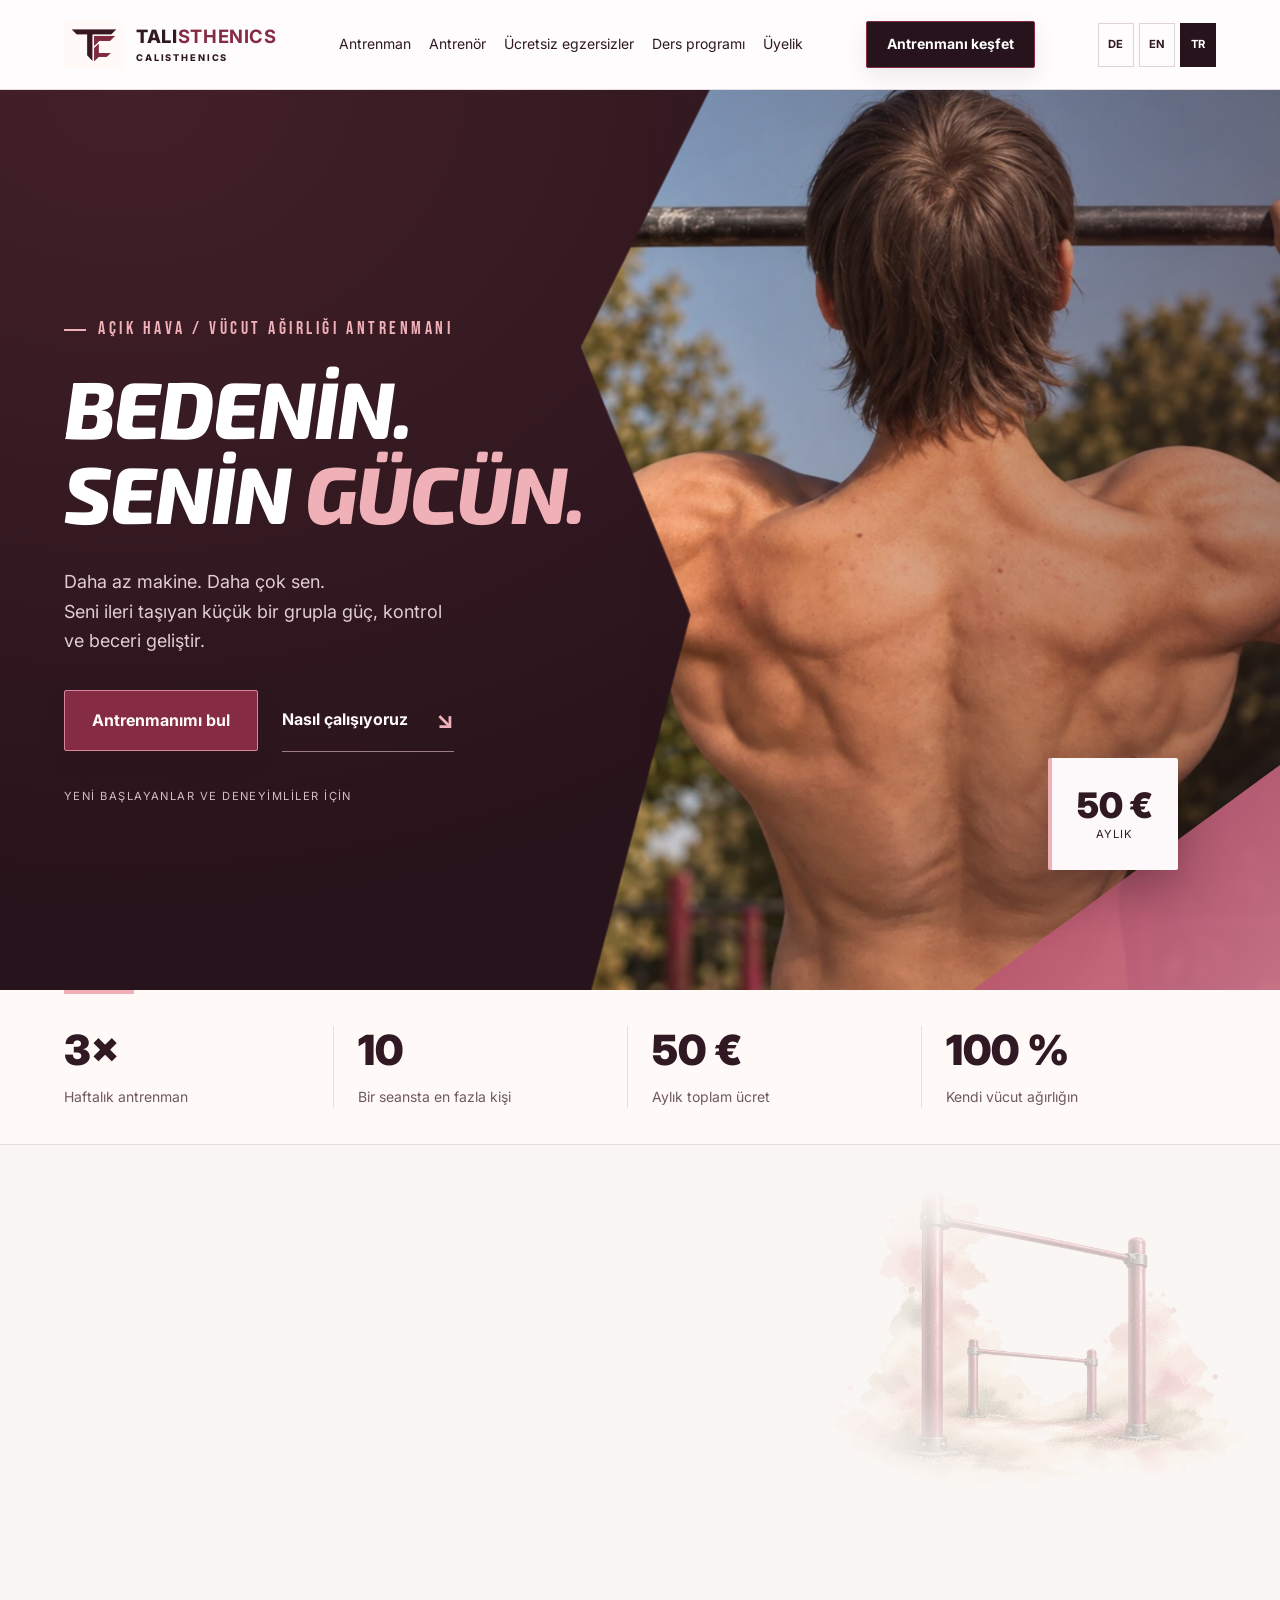
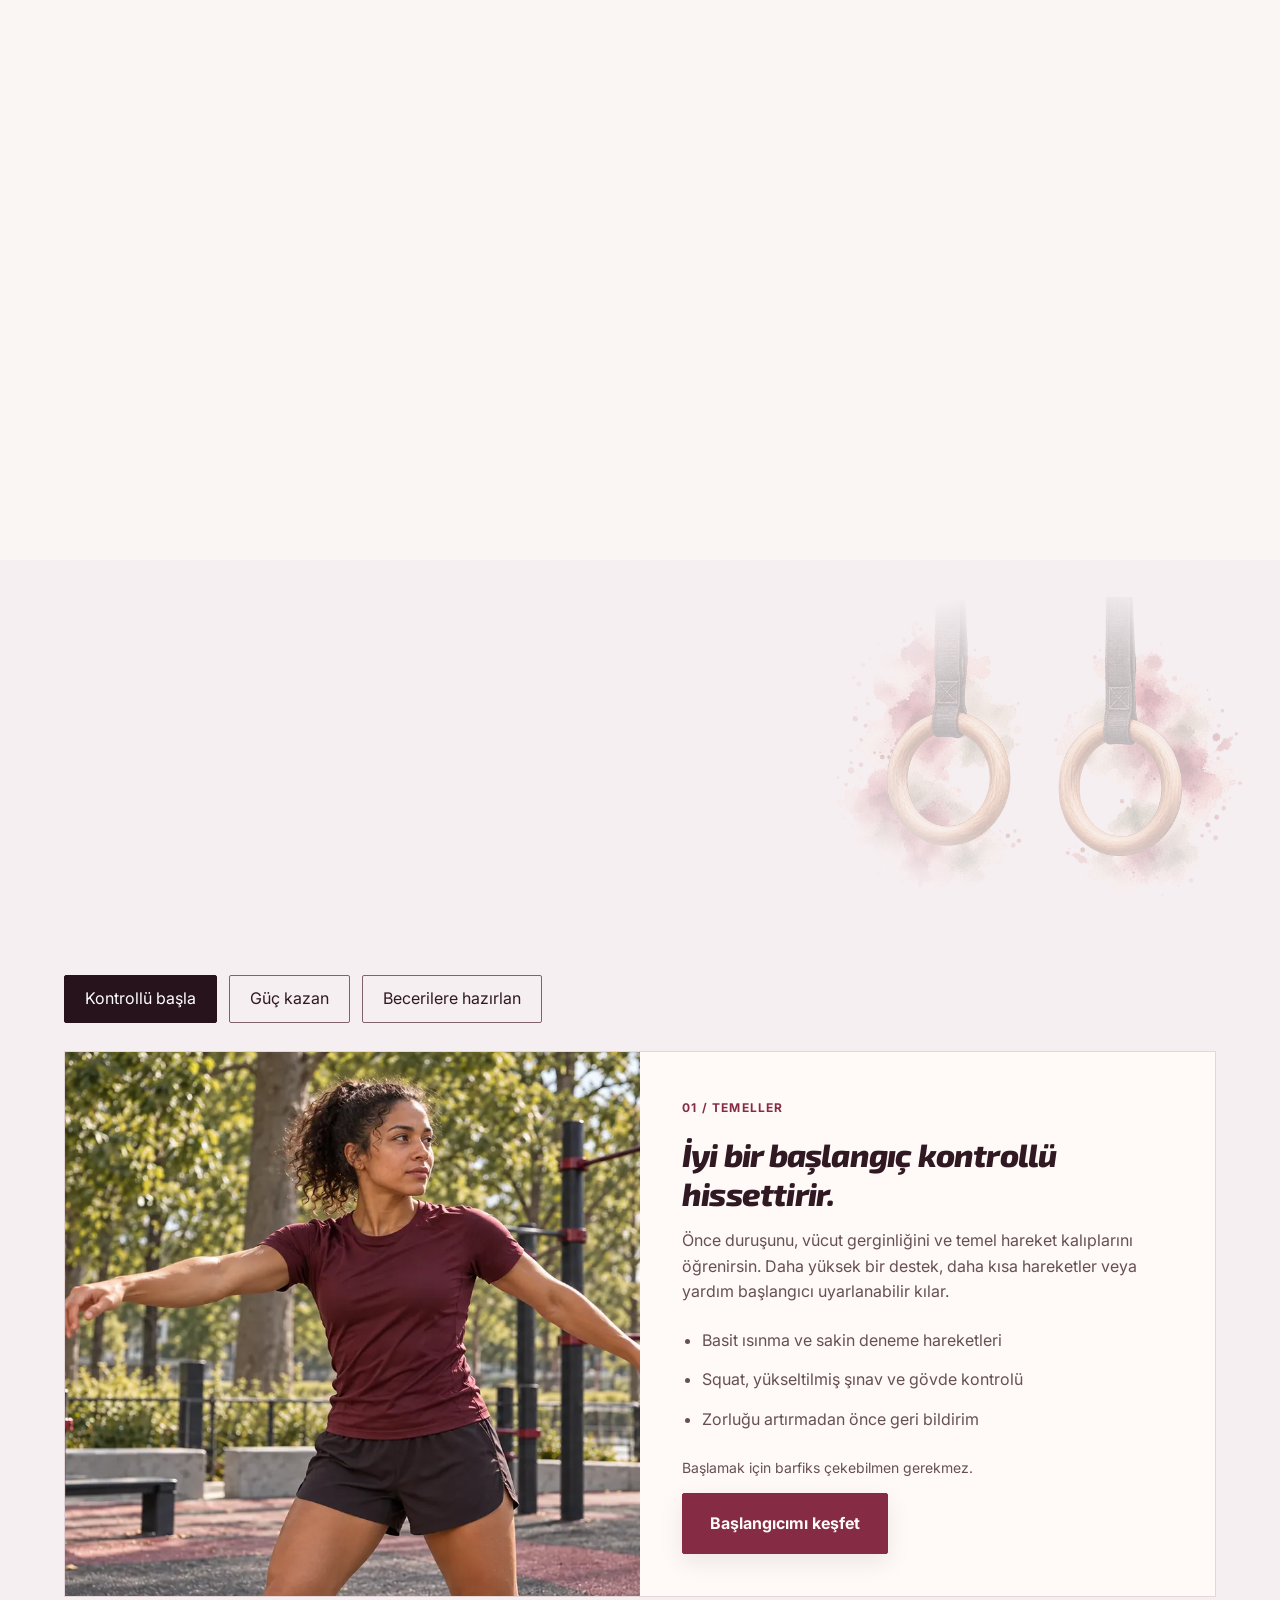
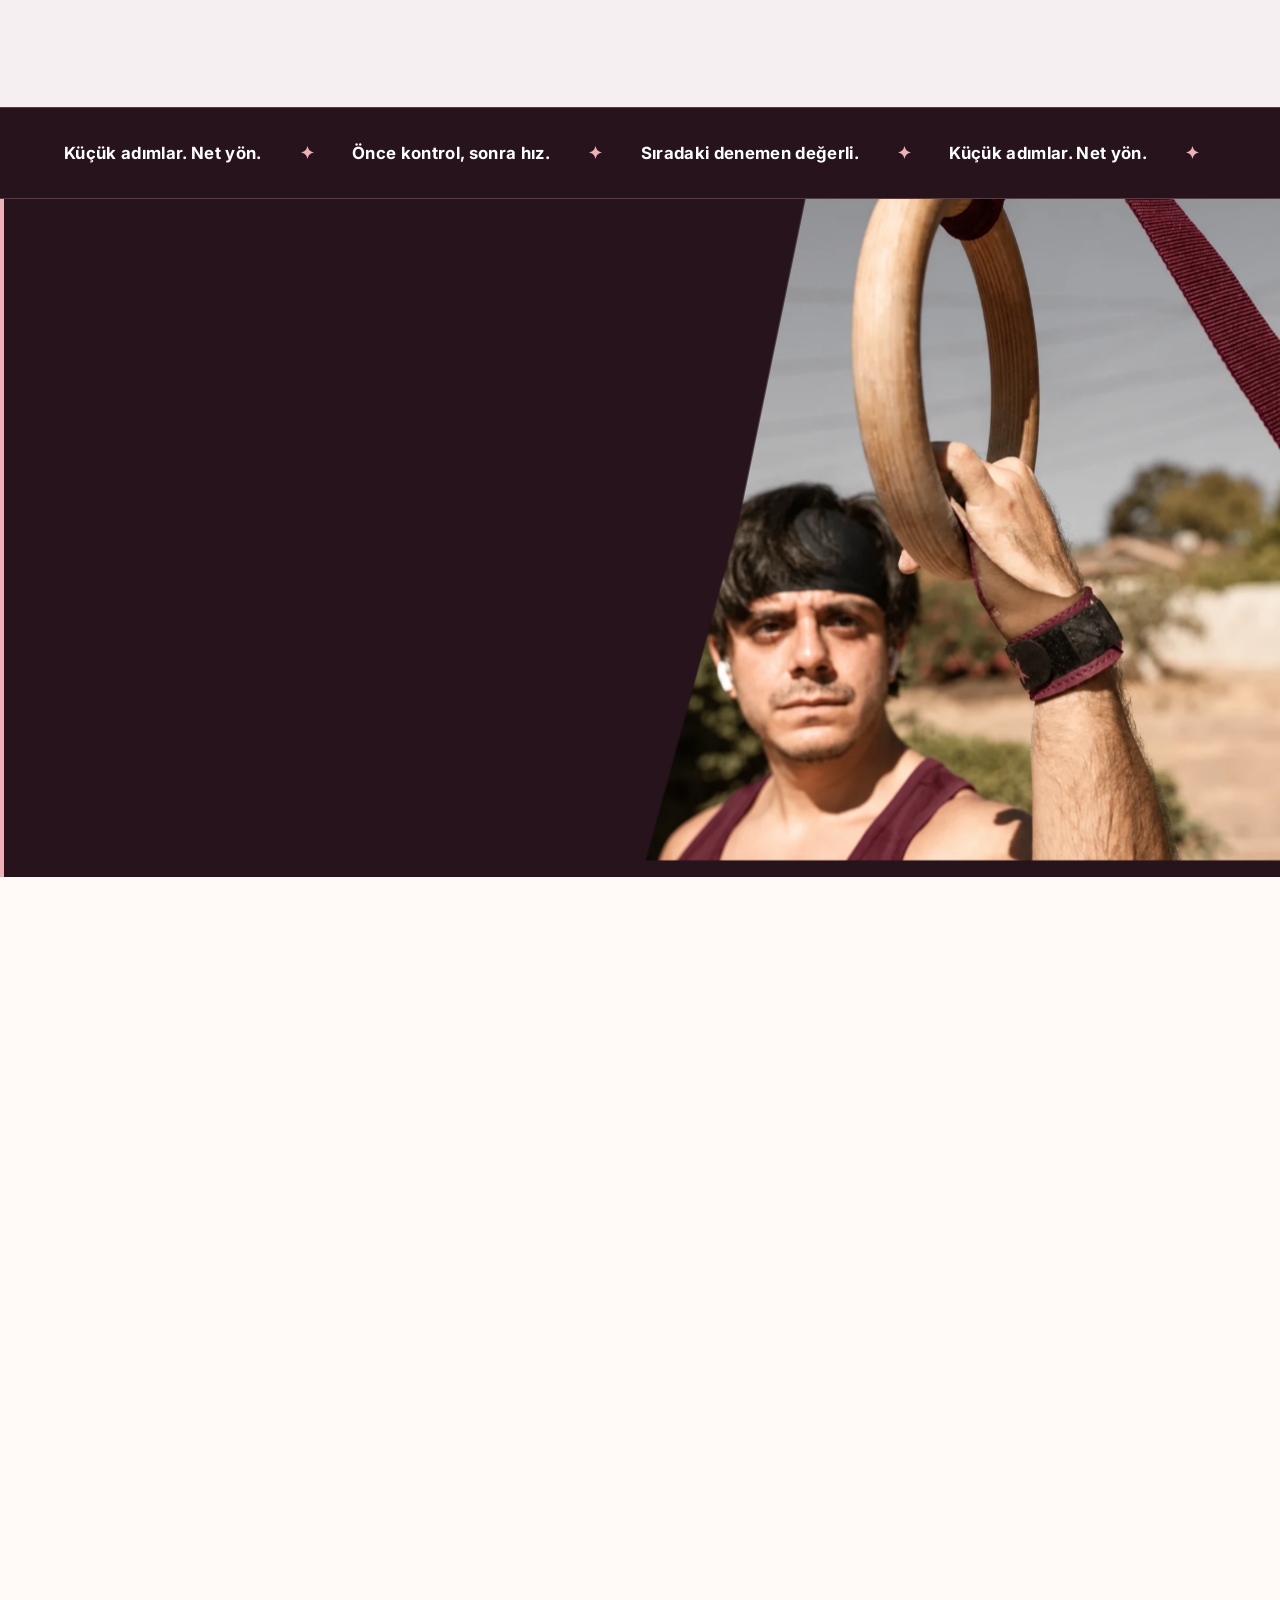
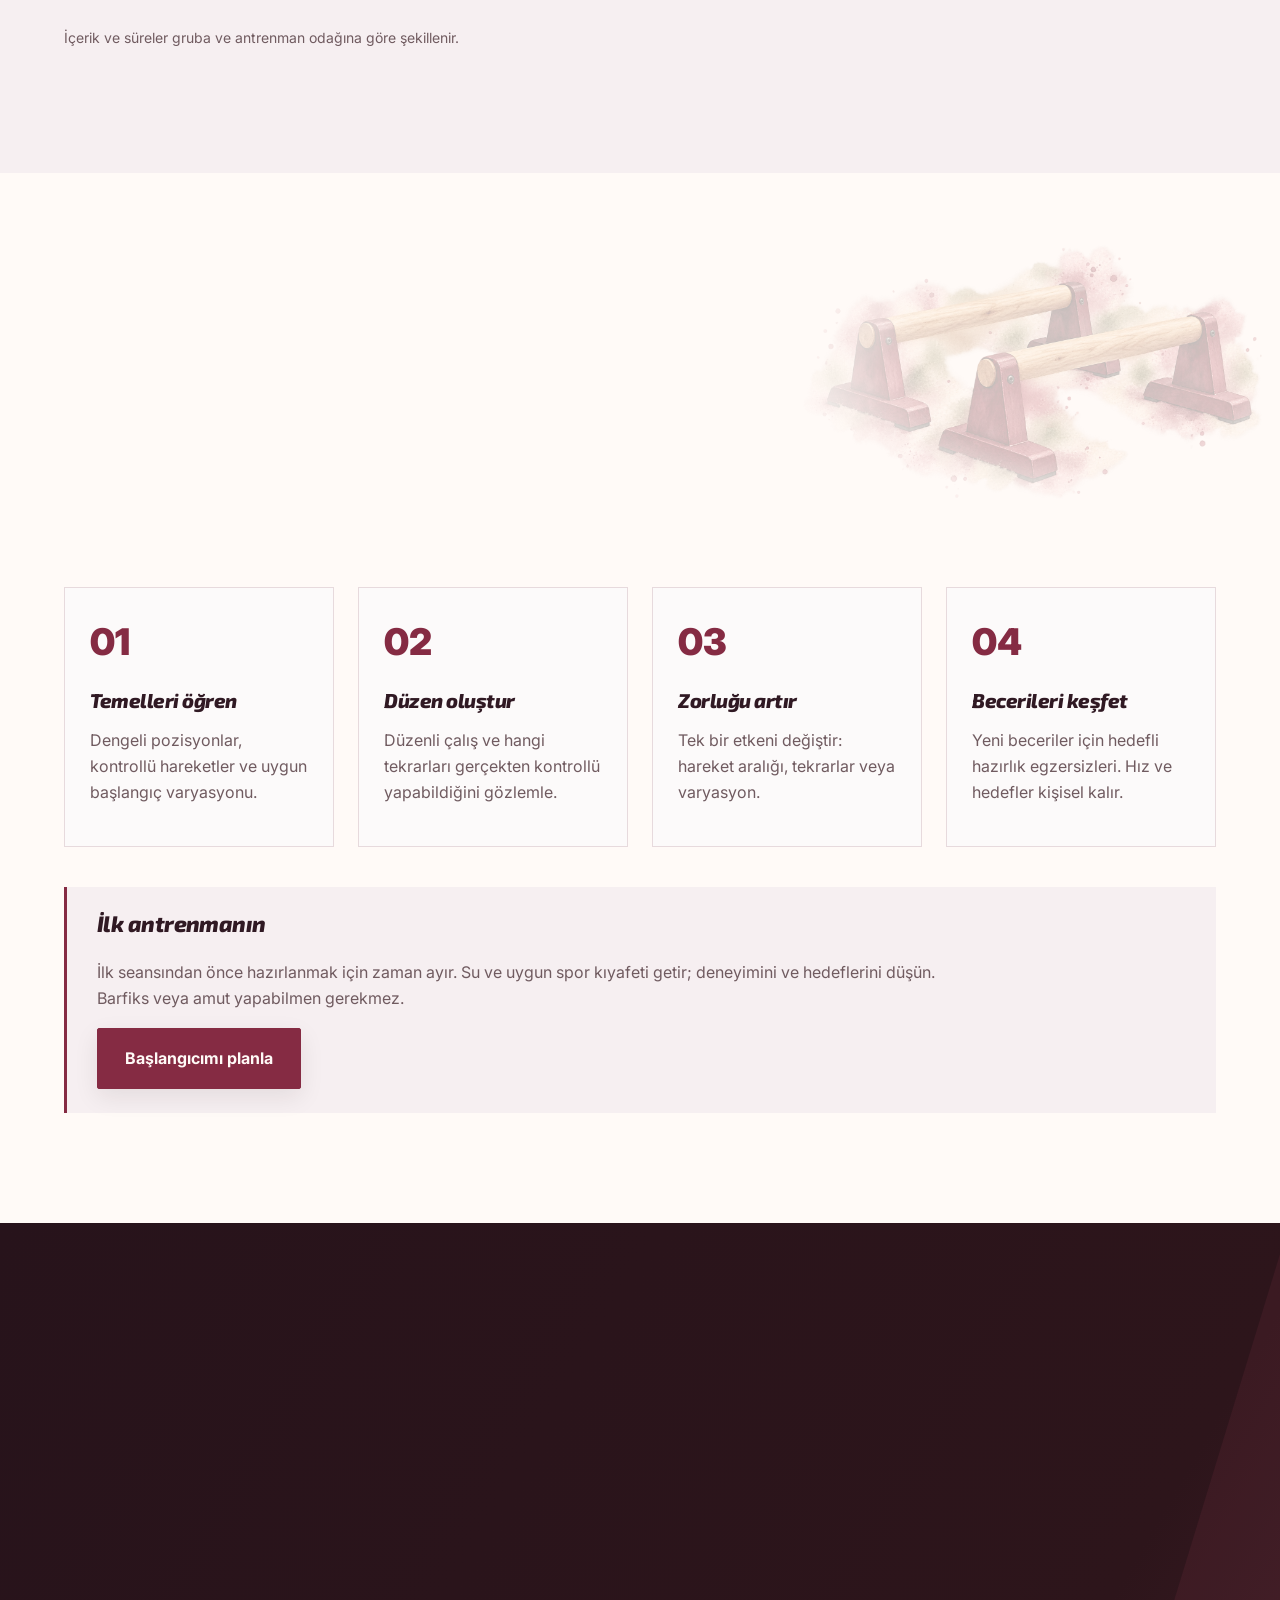
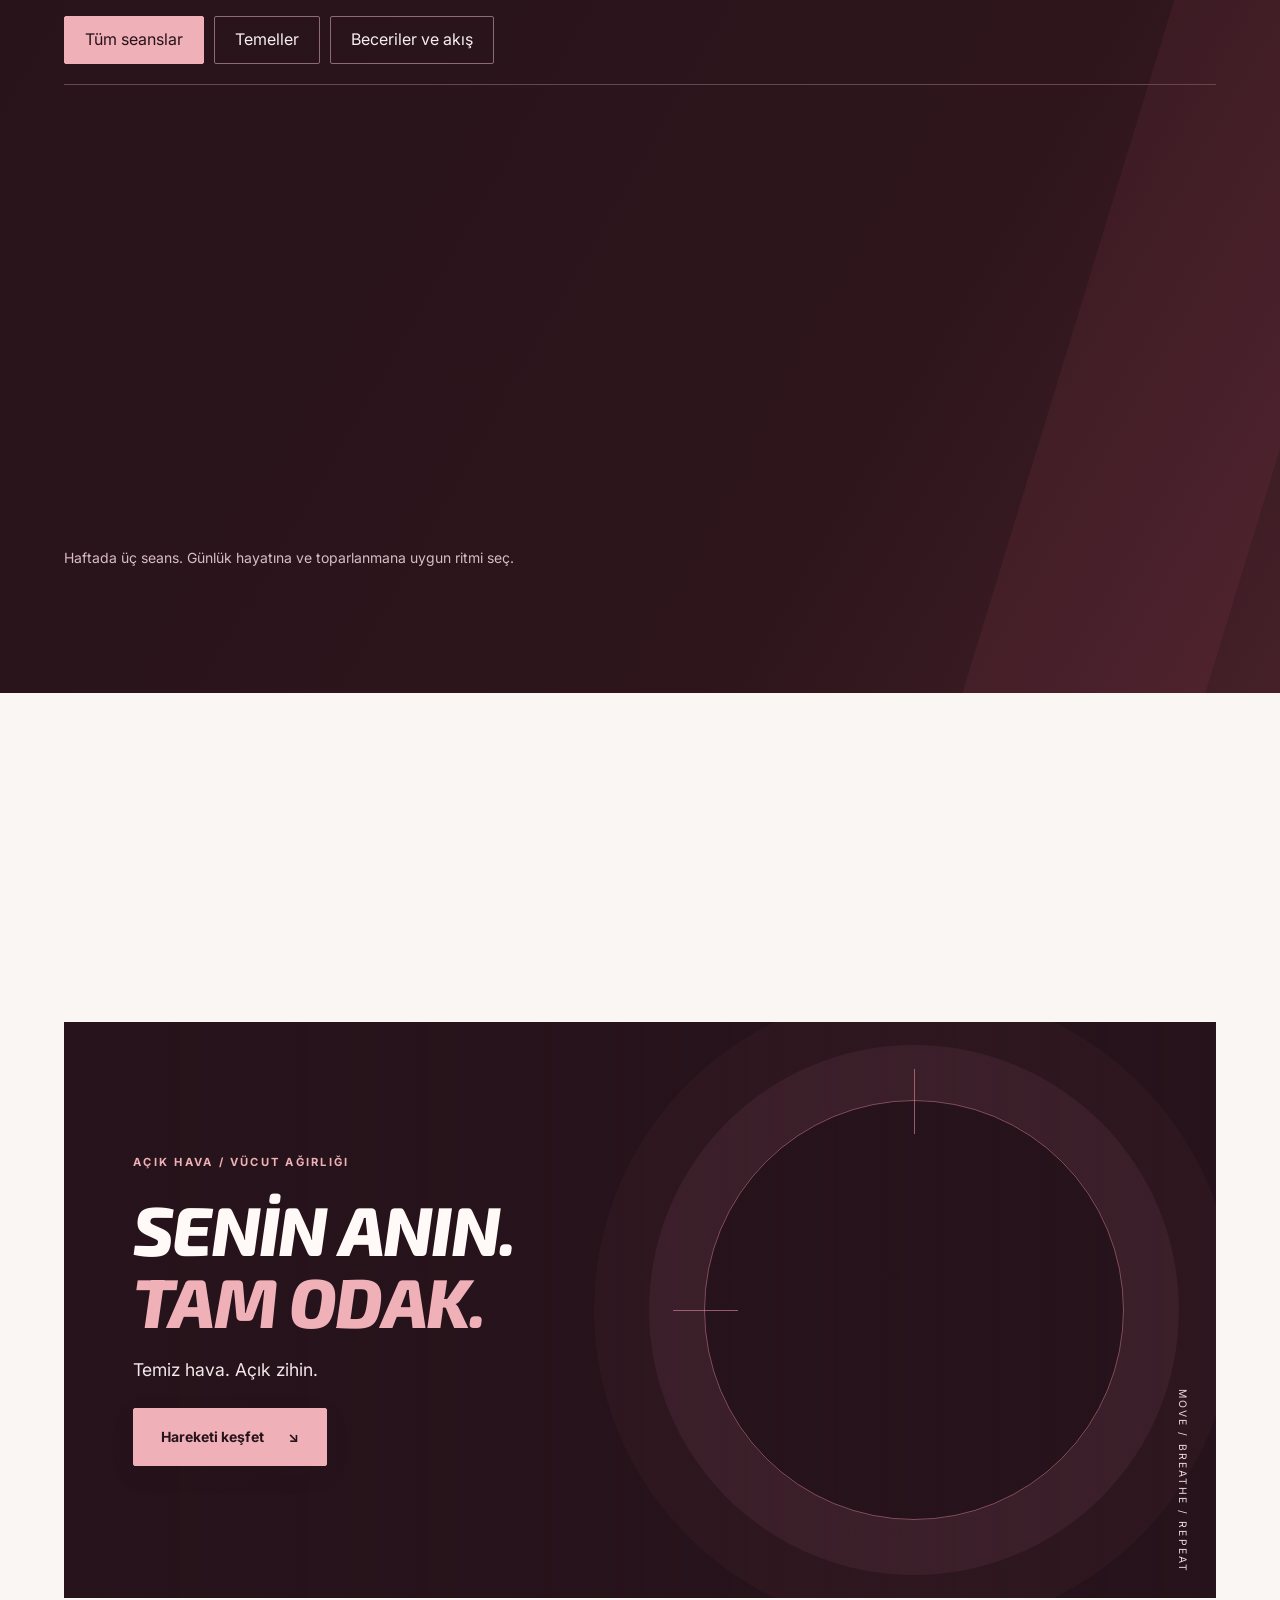
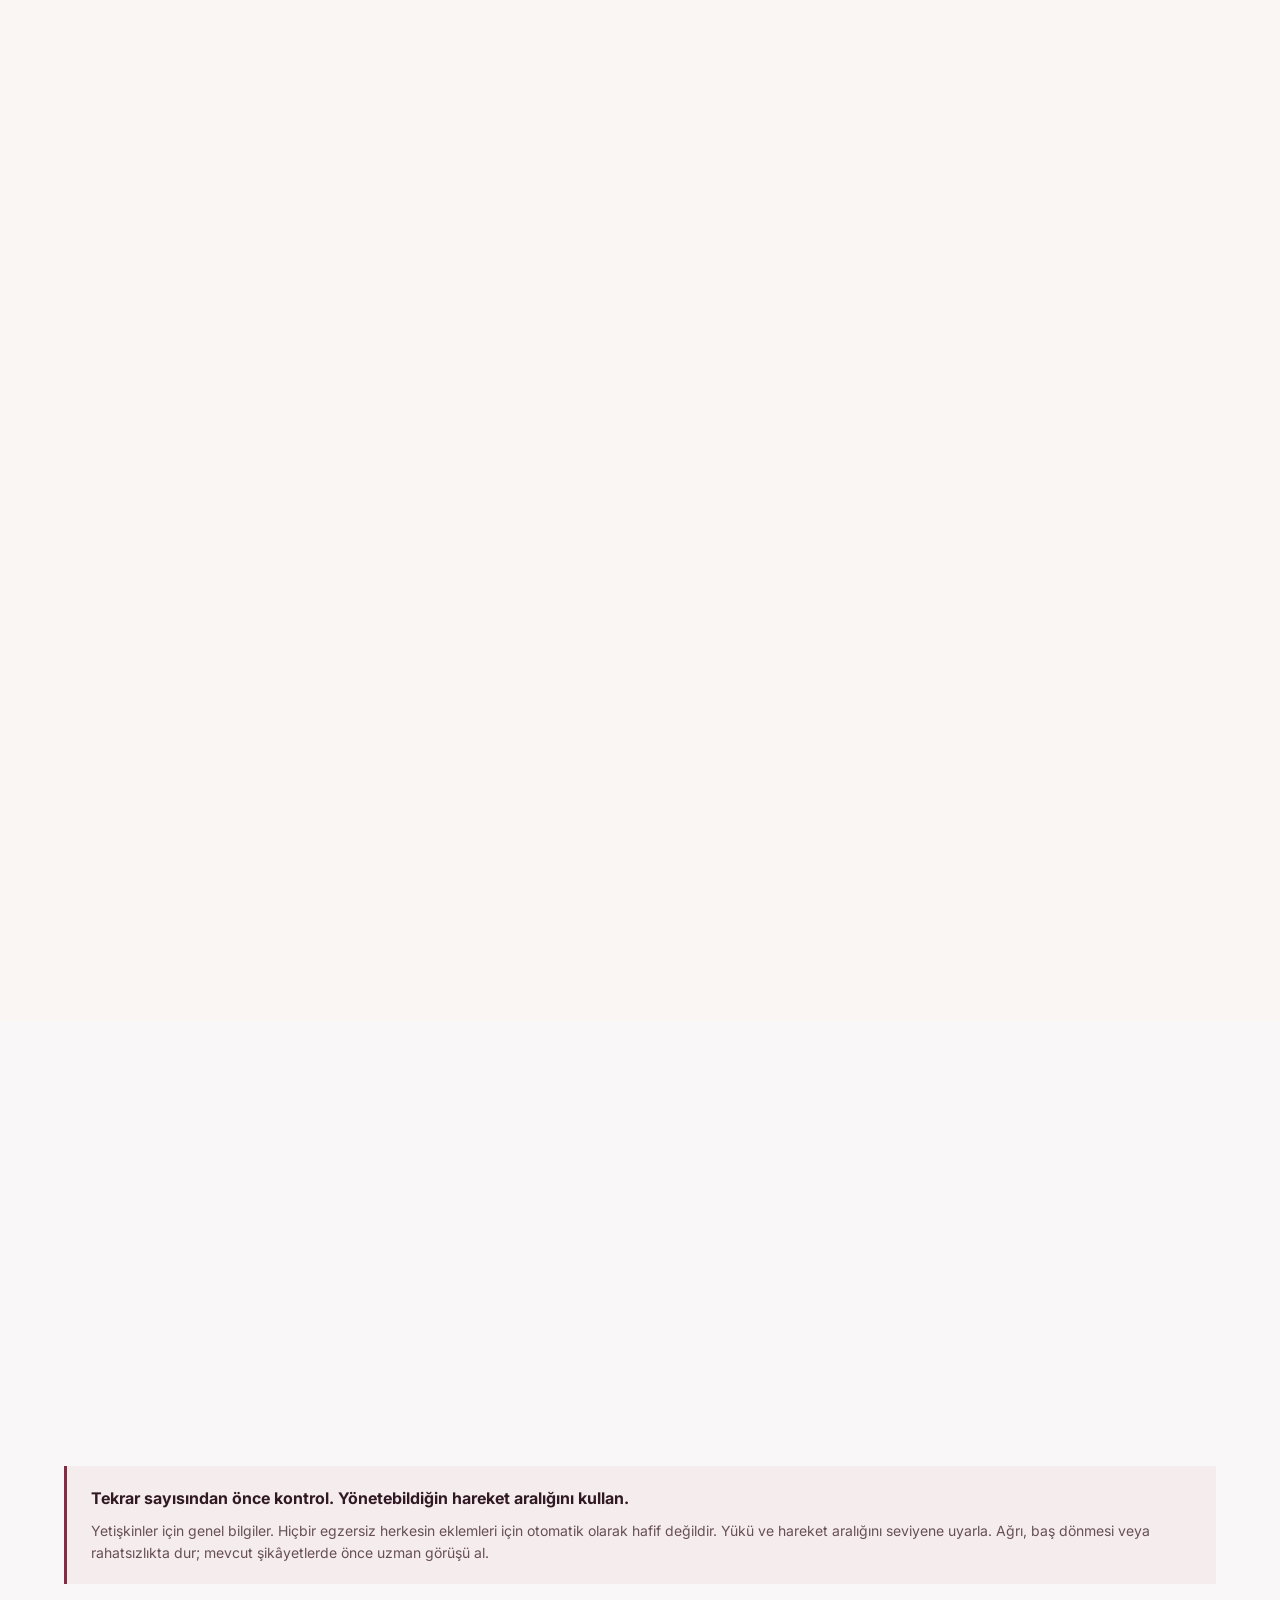
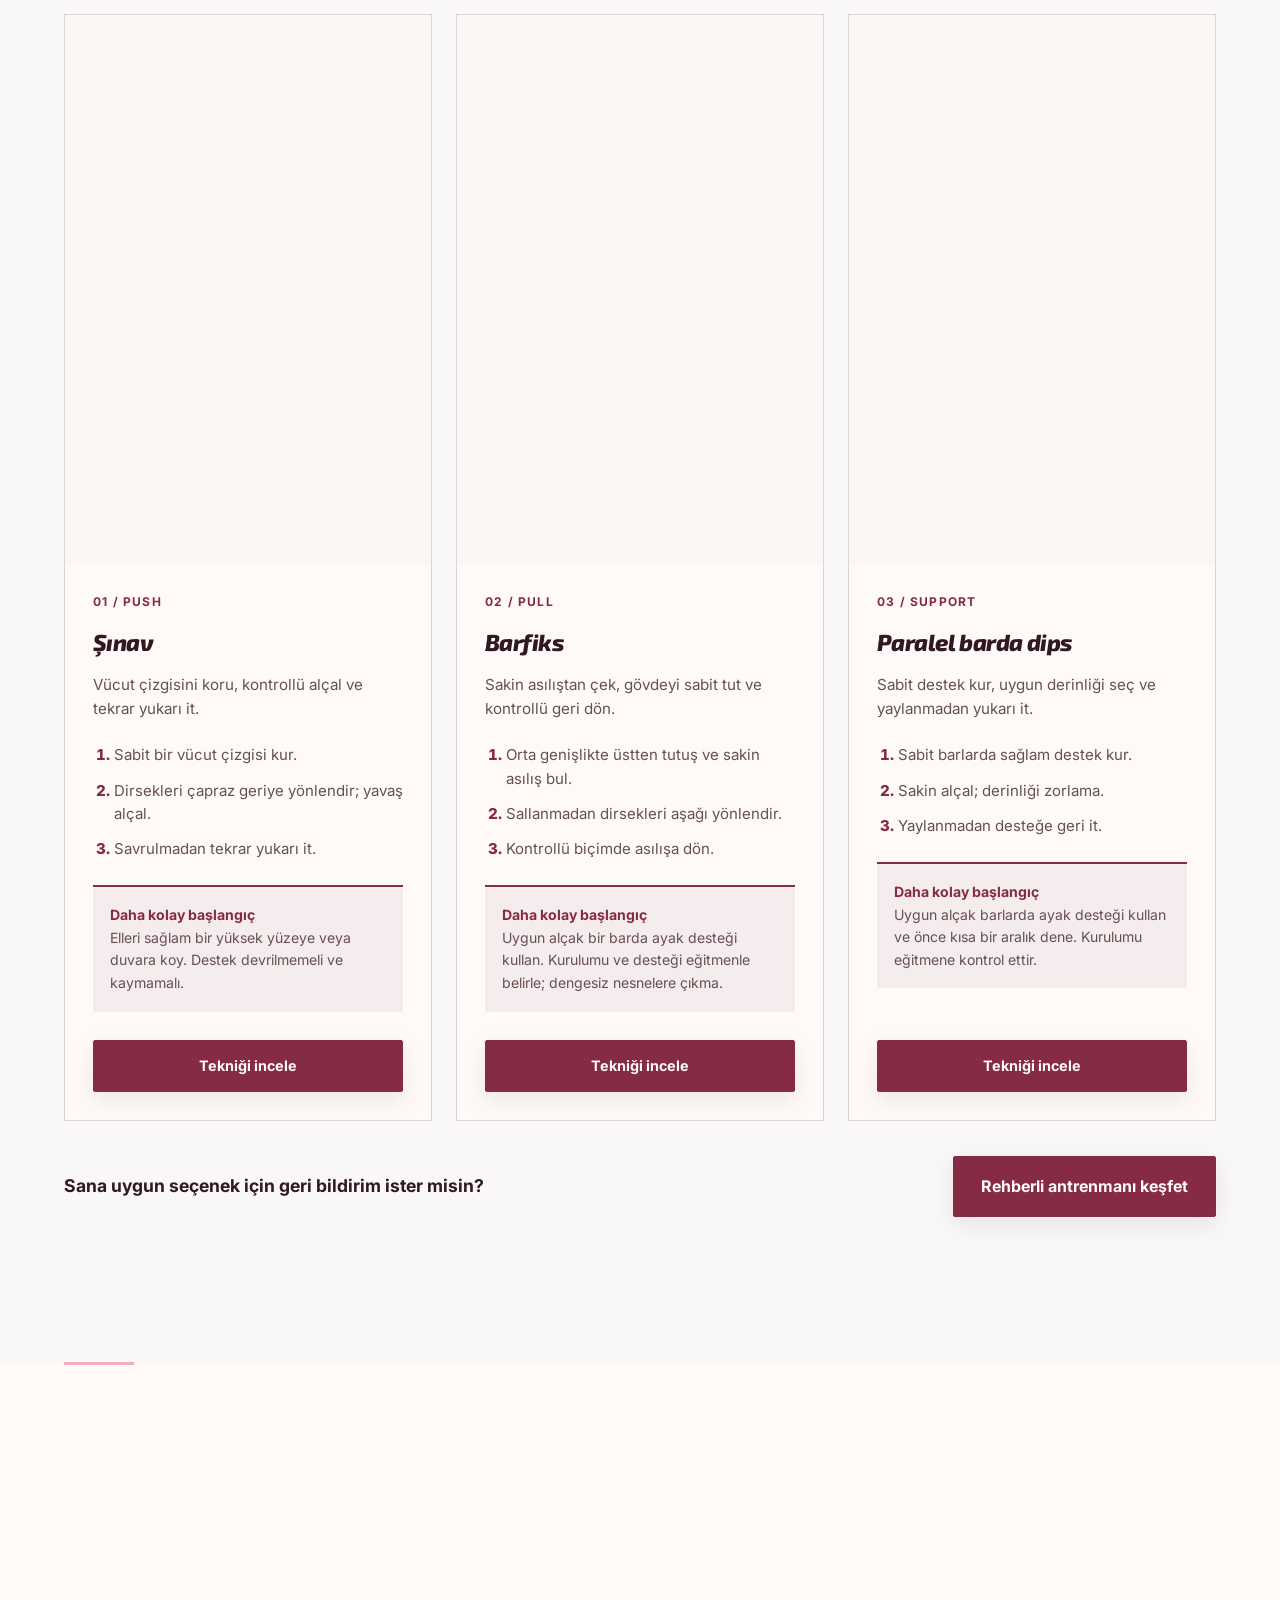
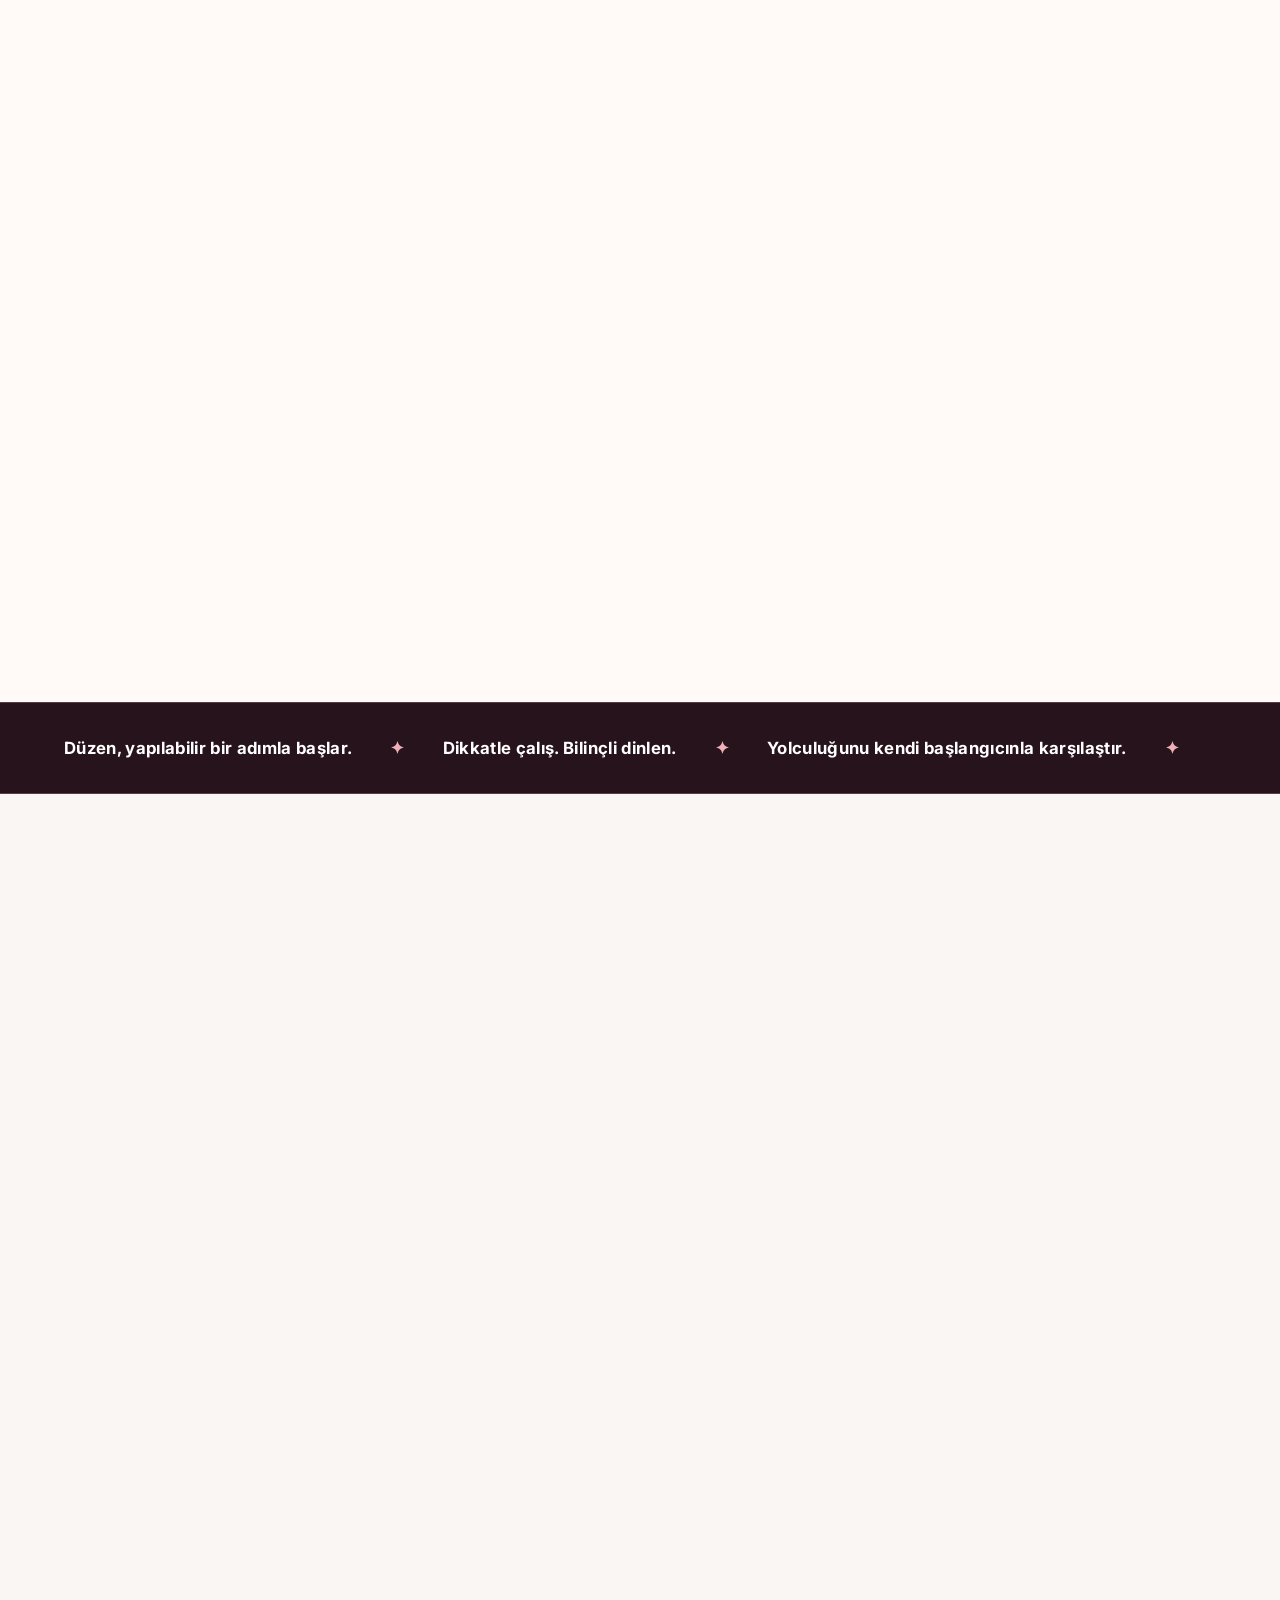
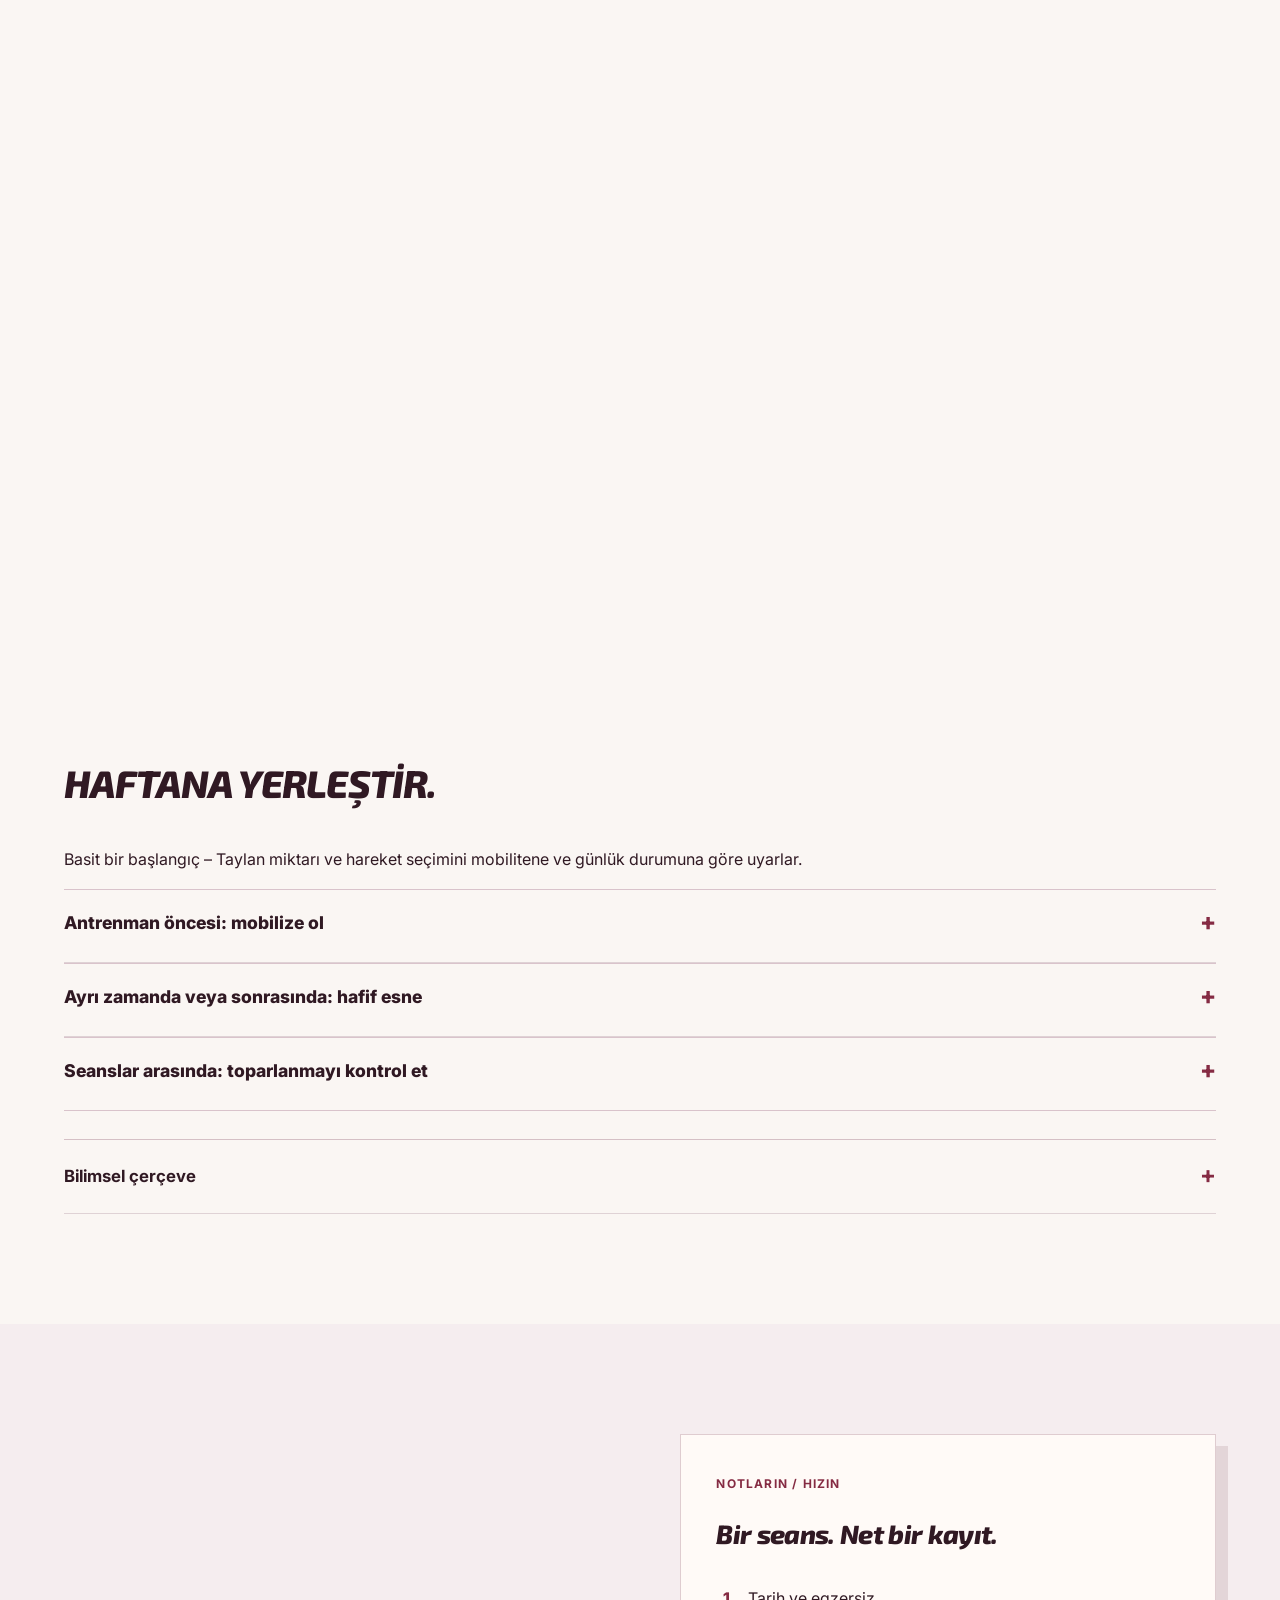
<file: tr/index.html>
<!doctype html>
<html lang="tr">
<head>
<meta charset="utf-8"><meta name="viewport" content="width=device-width,initial-scale=1">
<meta name="robots" content="noindex,nofollow"><meta name="description" content="Küçük gruplarda calisthenics. Haftada üç antrenman, ayda 50 €, seansta en fazla on kişi.">
<meta name="theme-color" content="#27131b"><meta name="referrer" content="strict-origin-when-cross-origin">
<meta http-equiv="Content-Security-Policy" content="default-src &#x27;self&#x27;; script-src &#x27;self&#x27;; style-src &#x27;self&#x27;; img-src &#x27;self&#x27; data:; font-src &#x27;self&#x27;; connect-src &#x27;none&#x27;; object-src &#x27;none&#x27;; base-uri &#x27;none&#x27;; form-action &#x27;none&#x27;; upgrade-insecure-requests">
<title>TALISTHENICS — Bedenin. Gücün.</title><link rel="stylesheet" href="../style-avatar20b.css?v=7"><link rel="stylesheet" href="../style-headings-watercolor34.css?v=1">
<link rel="stylesheet" href="../style-typography36.css?v=1"><script src="../app-core17.js" defer></script>
<link rel="alternate" hreflang="de" href="https://o-some.github.io/testkunde/index.html"><link rel="alternate" hreflang="en" href="https://o-some.github.io/testkunde/en/index.html"><link rel="alternate" hreflang="tr" href="https://o-some.github.io/testkunde/tr/index.html"><link rel="canonical" href="https://o-some.github.io/testkunde/tr/index.html"><link rel="icon" href="../assets/talisthenics-tc-brand19.webp" type="image/webp"><link rel="stylesheet" href="../style-hero37.css?v=1">
<script src="../hero-title-fit37.js?v=1" defer></script>
<link rel="stylesheet" href="../style-schedule40.css?v=1">
</head>
<body>
<a class="skip" href="#main">İçeriğe geç</a>

<header><a class="brand" href="#" aria-label="TALISTHENICS ana sayfa"><img class="brand-mark" src="../assets/talisthenics-tc-brand19.webp" width="60" height="48" alt=""><span class="brand-word">TALI<strong>STHENICS</strong><small>CALISTHENICS</small></span></a><nav aria-label="Ana menü"><a href="#training">Antrenman</a><a href="#coach">Antrenör</a><a href="#uebungen">Ücretsiz egzersizler</a><a href="#kursplan">Ders programı</a><a href="#preis">Üyelik</a></nav><button class="button small" data-book>Antrenmanı keşfet</button><button class="menu" aria-label="Menüyü aç" aria-expanded="false" aria-controls="mobile-nav">☰</button><div class="language-switch" role="group" aria-label="Dil seçimi"><a href="../index.html?v=gallery24" lang="de" hreflang="de">DE</a><a href="../en/index.html?v=gallery24" lang="en" hreflang="en">EN</a><a href="index.html?v=gallery24" lang="tr" hreflang="tr" aria-current="page">TR</a></div></header>
<nav id="mobile-nav" aria-label="Mobil menü" hidden><a href="#training">Antrenman</a><a href="#coach">Antrenör</a><a href="#uebungen">Ücretsiz egzersizler</a><a href="#kursplan">Ders programı</a><a href="#preis">Üyelik</a></nav>
<main id="main">
<section class="hero"><img src="../assets/hero-rear-identity22.webp" alt="Açık hava parkında kontrollü barfiks çeken antrenör." fetchpriority="high" width="1536" height="1024"><div class="hero-shade"></div><div class="hero-content"><p class="eyebrow">AÇIK HAVA / VÜCUT AĞIRLIĞI ANTRENMANI</p><h1><span class="hero-title-line">BEDENİN.</span><span class="hero-title-line">SENİN <em>GÜCÜN.</em></span></h1><p class="hero-copy">Daha az makine. Daha çok sen.<br>Seni ileri taşıyan küçük bir grupla güç, kontrol ve beceri geliştir.</p><div class="actions"><button class="button" data-book>Antrenmanımı bul</button><a class="text-link" href="#training">Nasıl çalışıyoruz <span>↘</span></a></div><div class="hero-bottom"><span>YENİ BAŞLAYANLAR VE DENEYİMLİLER İÇİN</span><span>01 / HAREKETİNE SAHİP ÇIK</span></div></div><div class="hero-stamp"><strong>50 €</strong><span>AYLIK</span></div></section>
<div class="stats"><div><strong>3×</strong><span>Haftalık antrenman</span></div><div><strong>10</strong><span>Bir seansta en fazla kişi</span></div><div><strong>50 €</strong><span>Aylık toplam ücret</span></div><div><strong>100 %</strong><span>Kendi vücut ağırlığın</span></div></div>
<section class="intro section" id="training"><div class="section-head reveal"><p class="eyebrow">01 / YÖNTEM</p><h2>SPOR SALONU ŞART DEĞİL.<br>İHTİYACIN OLAN <em>BİR BAŞLANGIÇ.</em></h2><p>İlk kontrollü şınavın. Sıradaki barfiksin. Amutta daha fazla kontrol. Büyük hedefleri seviyene uygun adımlara ayırıyoruz.</p></div><div class="training-grid"><article class="training-card reveal"><img src="../assets/02-bordeaux16.webp" alt="Parkta paralel barlarda dips yapan sporcu." loading="lazy" width="800" height="1000"><div><span>01 / GÜÇ</span><h3>Güçlen.</h3><p>İtme, çekme ve bacaklar. Rastgele tekrarlar yerine sağlam temeller.</p></div></article><article class="training-card reveal"><img src="../assets/03-bordeaux16.webp" alt="Berlin mimarisinin önünde amut çalışan sporcu." loading="lazy" width="800" height="1000"><div><span>02 / BECERİLER</span><h3>Kontrol kazan.</h3><p>İlk ilerleme adımından yeni becerilere. Kendi hızında.</p></div></article><article class="training-card reveal"><img src="../assets/04-bordeaux16.webp" alt="Şehir parkında birlikte esneme yapan grup." loading="lazy" width="800" height="1000"><div><span>03 / HAREKETLİLİK</span><h3>Daha özgür hareket et.</h3><p>Her antrenmanda aktif hareketlilik ve dengeli eklemler.</p></div></article></div></section>
<section class="section goals-section" id="ziele"><div class="section-head reveal"><p class="eyebrow">HEDEFİN / BAŞLANGICIN</p><h2>NEYE HAREKET<br><em>KATMAK İSTİYORSUN?</em></h2><p>Calisthenics bugünkü seviyenden başlar. Bir odak seç ve sana uygun bir antrenmanın nasıl olabileceğini keşfet.</p></div><div class="goal-filters" aria-label="Antrenman odağı seç"><button class="filter active" data-goal="basis" aria-pressed="true">Kontrollü başla</button><button class="filter" data-goal="kraft" aria-pressed="false">Güç kazan</button><button class="filter" data-goal="skills" aria-pressed="false">Becerilere hazırlan</button></div><div class="goal-panels">
<article class="goal-panel" data-goal-panel="basis"><img src="../assets/13-exercise-model28.webp" alt="Calisthenics parkında hafif ısınma yapan kadın." loading="lazy" width="1600" height="800"><div><span class="tag">01 / TEMELLER</span><h3>İyi bir başlangıç kontrollü hissettirir.</h3><p>Önce duruşunu, vücut gerginliğini ve temel hareket kalıplarını öğrenirsin. Daha yüksek bir destek, daha kısa hareketler veya yardım başlangıcı uyarlanabilir kılar.</p><ul><li>Basit ısınma ve sakin deneme hareketleri</li><li>Squat, yükseltilmiş şınav ve gövde kontrolü</li><li>Zorluğu artırmadan önce geri bildirim</li></ul><p class="fine">Başlamak için barfiks çekebilmen gerekmez.</p><button class="button" data-book>Başlangıcımı keşfet</button></div></article>
<article class="goal-panel" data-goal-panel="kraft"><img src="../assets/rings-exercise-model28.webp" alt="Sabit açık hava barına asılı ahşap halkalarda eğimli çekiş yapan kadın sporcu." loading="lazy" width="1536" height="1024"><div><span class="tag">02 / GÜÇ VE KONTROL</span><h3>Kontrollü bir tekrar değerlidir.</h3><p>Ahşap halkalar, halka çekişi gibi çekme hareketlerine olanak verir. Vücut açısı ve destek seviyene göre ayarlanır. Kontrollü tekrarlar, dengeli pozisyonlar ve dinlenme, en yüksek zorluktan önce gelir.</p><ul><li>Çekiş, itiş, bacak ve gövde hareketlerini birleştir</li><li>Halka çekişini vücut açısıyla ayarla</li><li>Kullanmadan önce sabit bağlantıyı ve kayışları kontrol et</li></ul><p class="fine">İlerleme, aynı egzersizde daha fazla kontrol de olabilir.</p><button class="button" data-book>Rehberli antrenmanı keşfet</button></div></article>
<article class="goal-panel" data-goal-panel="skills"><img src="../assets/parallettes-exercise-model28.webp" alt="Açık hava parkında iki alçak parallette üzerinde L-sit tutan kadın sporcu." loading="lazy" width="1536" height="1024"><div><span class="tag">03 / BECERİ HAZIRLIĞI</span><h3>Büyük beceriler küçük adımlarla gelişir.</h3><p>Parallettes, ahşap tutacaklı küçük destek barlarıdır; destek pozisyonları ve L-sit hazırlığında kullanılır. Fotoğrafta ileri seviye bir varyasyon görülür; başlangıcında uygun hazırlık hareketleri yer alır.</p><ul><li>Destek pozisyonunu ve gövde kontrolünü adım adım geliştir</li><li>İki parallette’i de sağlam, düz zemine yerleştir</li><li>Zor tutuşları ancak yeterli kontrolle dene</li></ul><p class="fine">Belirli bir süre veya beceri garantisi yoktur.</p><button class="button" data-book>Odağımı seç</button></div></article></div></section><aside class="wisdom-band" aria-label="Antrenman düşünceleri"><div class="wisdom-window"><div class="wisdom-track" id="wisdom-1"><div class="wisdom-line"><span>Küçük adımlar. Net yön.</span><span aria-hidden="true">✦</span><span>Önce kontrol, sonra hız.</span><span aria-hidden="true">✦</span><span>Sıradaki denemen değerli.</span><span aria-hidden="true">✦</span></div><div class="wisdom-line" aria-hidden="true"><span>Küçük adımlar. Net yön.</span><span aria-hidden="true">✦</span><span>Önce kontrol, sonra hız.</span><span aria-hidden="true">✦</span><span>Sıradaki denemen değerli.</span><span aria-hidden="true">✦</span></div></div></div><button class="wisdom-toggle sr-only" aria-controls="wisdom-1" aria-pressed="false">Kayan yazıyı durdur</button></aside><section class="manifesto"><div class="reveal"><p class="eyebrow">EGO YOK. KESTİRME YOK.</p><h2>MÜKEMMEL DEĞİL.<br><em>AMA DEVAM EDİYOR.</em></h2><p>Henüz barfiks çekebilmen gerekmez.<br>Sadece başlamaya hazır olman yeterli.</p><a class="button dark" href="#kursplan">Antrenmanını bul</a></div><img src="../assets/05-bordeaux16.webp" alt="Açık hava antrenmanında jimnastik halkası tutan erkek." loading="lazy" width="1000" height="1000"></section>
<section class="coach section" id="coach"><div class="coach-image reveal"><div class="depth-window" data-depth="coach"><img src="../assets/trainer-portrait-shirtless26.webp" alt="Calisthenics parkında antrenör portresi." loading="lazy" width="1122" height="1402"><span class="depth-grid" aria-hidden="true"></span></div><span>GÜÇ / KONTROL</span></div><div class="reveal"><p class="eyebrow">02 / ANTRENMANIN</p><h2>NET REHBERLİK.<br><em>TAM ODAK.</em></h2><p class="owner-signature"><span aria-hidden="true">TS</span>Kurucusu Taylan Sik</p><p class="lead">Küçük grup.<br>Senin için daha fazla ilgi.</p><p>Anlaşılır egzersizler, uygun varyasyonlar ve tekniğine dikkat: hareketi hedefli bir antrenmana dönüştürür.</p><p>En fazla on kişi: sorulara, geri bildirime ve takip edebileceğin antrenmana yer var.</p><a class="text-link" href="#kursplan">Birlikte başla <span>↘</span></a></div></section>
<section class="section coaching-story"><div class="coaching-photo reveal"><img src="../assets/14-documentary27.webp" alt="açık hava barlarında bir katılımcıyla egzersiz konuşan erkek antrenör." loading="lazy" width="1600" height="800"><span>TEKNİK / GERİ BİLDİRİM</span></div><div class="reveal"><p class="eyebrow">KÜÇÜK GRUP / NET GÖREV</p><h2>SEN ÇALIŞIRSIN.<br><em>BİZ DİKKAT EDERİZ.</em></h2><p class="lead">Seansta en fazla on kişi, kişisel rehberliğe yer açar.</p><p>Grup aynı hareket kalıbını çalışırken herkes uygun bir varyasyon kullanabilir. Böylece antrenman ortak, yük ise kişiye göre uyarlanabilir olur.</p><div class="feedback-list"><article><strong>Egzersizden önce</strong><p>Görevi ve varyasyonu konuş. Kontrollü bir tekrar nasıl görünür?</p></article><article><strong>Egzersiz sırasında</strong><p>Hareketi gözlemle, anlaşılır ipuçları ver ve gerektiğinde kolaylaştır.</p></article><article><strong>Setten sonra</strong><p>Kısaca değerlendir: ne dengeliydi, sonraki denemede neye dikkat edilmeli?</p></article></div></div></section><section class="section training-flow" id="ablauf"><div class="section-head reveal"><p class="eyebrow">ANTRENMANIN / PLANLI 60 DAKİKA</p><h2>GEL. TEMEL AT.<br><em>İLERLE.</em></h2><p>Her seansın net bir yapısı vardır. Ne çalıştığını bilirsin ve bugünkü seviyene uygun bir varyasyon alırsın.</p></div><div class="flow-grid"><article class="reveal"><span>01 / 10 DK</span><h3>Isınma ve kısa değerlendirme</h3><p>Hafif hareket et, eklemlerini hazırla ve bugün nasıl hissettiğini konuş. Yük buna göre ayarlanır.</p></article><article class="reveal"><span>02 / 15 DK</span><h3>Teknik ve beceriler</h3><p>Her seansta bir odak: çekme tekniği, vücut gerginliği veya denge. Önce anla, sonra kontrollü tekrarla.</p></article><article class="reveal"><span>03 / 25 DK</span><h3>Güç ve varyasyonlar</h3><p>İtme, çekme, bacak ve gövde. Her turda sınırına gitmek yerine kontrollü tekrarlar ve molalarla çalış.</p></article><article class="reveal"><span>04 / 10 DK</span><h3>Hareketlilik ve soğuma</h3><p>Yoğunluğu azalt, hareketlilik çalış ve sıradaki küçük antrenman adımını not et.</p></article></div><p class="fine">İçerik ve süreler gruba ve antrenman odağına göre şekillenir.</p></section>
<section class="section progress-path"><div class="section-head reveal"><p class="eyebrow">İLERLEMEN / EGOSUZ</p><h2>SEVİYEN<br><em>BAŞLANGIÇ NOKTANDIR.</em></h2><p>Herkes birlikte çalışır. Herkes aynı varyasyonu yapmaz. İyi ilerleme, tekniğini aşırı zorlamadan seni zorlar.</p></div><div class="path-grid"><article><strong>01</strong><h3>Temelleri öğren</h3><p>Dengeli pozisyonlar, kontrollü hareketler ve uygun başlangıç varyasyonu.</p></article><article><strong>02</strong><h3>Düzen oluştur</h3><p>Düzenli çalış ve hangi tekrarları gerçekten kontrollü yapabildiğini gözlemle.</p></article><article><strong>03</strong><h3>Zorluğu artır</h3><p>Tek bir etkeni değiştir: hareket aralığı, tekrarlar veya varyasyon.</p></article><article><strong>04</strong><h3>Becerileri keşfet</h3><p>Yeni beceriler için hedefli hazırlık egzersizleri. Hız ve hedefler kişisel kalır.</p></article></div><div class="first-session"><h3>İlk antrenmanın</h3><p>İlk seansından önce hazırlanmak için zaman ayır. Su ve uygun spor kıyafeti getir; deneyimini ve hedeflerini düşün. Barfiks veya amut yapabilmen gerekmez.</p><button class="button" data-book>Başlangıcımı planla</button></div></section>
<section class="schedule section" id="kursplan"><div class="section-head reveal"><p class="eyebrow">03 / RUTİNİN</p><h2>ÜÇ ANTRENMAN.<br><em>İYİ BİR HİS.</em></h2><p>Başlangıcını seç. Haftalık üç seans aylık ücrete dahildir. Her seansta en fazla on kişi çalışır.</p></div><div class="schedule-tools" role="group" aria-label="Programı filtrele"><button class="filter active" data-filter="all" aria-pressed="true">Tüm seanslar</button><button class="filter" data-filter="basics" aria-pressed="false">Temeller</button><button class="filter" data-filter="skills" aria-pressed="false">Beceriler ve akış</button></div><div class="sessions"><article class="session reveal" data-type="basics"><div class="day">PER<span>18:00 – 19:00</span></div><div><span class="tag">TÜM SEVİYELER</span><h3>Temelini kur</h3><p>Güç temelleri · itme ve çekme · kontrollü teknik</p></div><button class="session-button" data-book data-session="Perşembe · 18:00">Seans seç <span>↗</span></button></article><article class="session reveal" data-type="skills"><div class="day">CUM<span>18:00 – 19:00</span></div><div><span class="tag">UYGUN VARYASYONLARLA</span><h3>Beceriler ve kontrol</h3><p>Denge · gövde · sıradaki ilerleme adımın</p></div><button class="session-button" data-book data-session="Cuma · 18:00">Seans seç <span>↗</span></button></article><article class="session reveal" data-type="basics"><div class="day">CMT<span>10:00 – 11:00</span></div><div><span class="tag">TÜM SEVİYELER</span><h3>Tüm beden. Tam odak.</h3><p>Tüm vücut antrenmanı · hareketlilik · takım enerjisi</p></div><button class="session-button" data-book data-session="Cumartesi · 10:00">Seans seç <span>↗</span></button></article></div><p class="fine">Haftada üç seans. Günlük hayatına ve toparlanmana uygun ritmi seç.</p></section>
<section class="experience section" id="draussen"><div class="section-head reveal"><p class="eyebrow">04 / DIŞARIDA. BİRLİKTE.</p><h2>DAHA ÇOK HAREKET.<br><em>DAHA AZ BAHANE.</em></h2></div><div class="gallery"><figure class="wide parallax-scene"><img class="parallax-photo" src="../assets/07-bordeaux16.webp" alt="Şehir ortamında paralel barlarda vücut ağırlığı antrenmanı." loading="lazy" width="1200" height="800"><div class="parallax-ring" aria-hidden="true"></div><figcaption class="parallax-copy"><span class="eyebrow">AÇIK HAVA / VÜCUT AĞIRLIĞI</span><h3>SENİN ANIN.<br><em>TAM ODAK.</em></h3><p>Temiz hava. Açık zihin.</p><a class="button" href="#uebungen">Hareketi keşfet <span aria-hidden="true">↘</span></a></figcaption><span class="parallax-axis" aria-hidden="true">MOVE / BREATHE / REPEAT</span></figure><figure class="reveal"><img src="../assets/08-bordeaux16.webp" alt="Açık havada ahşap halkalarda çalışan sporcu." loading="lazy" width="800" height="1000"><figcaption>Sıradaki ilerleme adımın.</figcaption></figure><figure class="reveal"><img src="../assets/09-bordeaux16.webp" alt="Açık havada beton zeminde ısınan antrenman grubu." loading="lazy" width="800" height="1000"><figcaption>Önce teknik. Sonra yoğunluk.</figcaption></figure><figure class="reveal"><img src="../assets/10-bordeaux16.webp" alt="Açık hava spor alanında plank yapan iki sporcu." loading="lazy" width="800" height="1000"><figcaption>Hissedebileceğin denge.</figcaption></figure><figure class="reveal"><img src="../assets/parallettes-exercise-model28.webp" alt="Açık hava parkında ahşap parallettes üzerinde vücudunu tutan kadın sporcu." loading="lazy" width="1536" height="1024"><figcaption>Güç senin kontrolünde.</figcaption></figure><article class="gallery-feature reveal"><div class="gallery-feature-copy"><span class="gallery-feature-kicker"><img src="../assets/talisthenics-tc-brand19.webp" alt="" width="44" height="44">TALISTHENICS / HALKALAR</span><h3>KONTROL<br>SENİN ELLERİNDE.</h3><p>Halkalar her küçük hareketi hissettirir. Sağlam bir duruşla başla, açını seç ve zorluğu adım adım artır.</p><a href="#uebungen" class="gallery-feature-link">Egzersizlere göz at <span aria-hidden="true">↗</span></a></div><img class="gallery-feature-photo" src="../assets/rings-exercise-model28.webp" alt="Açık hava parkında ahşap halkalarla kontrollü çekiş yapan kadın sporcu." loading="lazy" width="1536" height="1024"></article></div></section>
<section class="section exercise-section" id="uebungen"><div class="section-head reveal"><p class="eyebrow">TALISTHENICS / PUSH · PULL · SUPPORT</p><h2>ÜÇ TEMEL HAREKET.<br><em>KONTROLLÜ UYGULAMA.</em></h2><p>Şınav, barfiks ve dips: görsel aşamalar, teknik ipuçları ve daha kolay bir seçenekle üç temel hareket. Ayrıntılı rehber burada açılır; kayıt gerekmez.</p></div><div class="exercise-safety"><strong>Tekrar sayısından önce kontrol. Yönetebildiğin hareket aralığını kullan.</strong><p>Yetişkinler için genel bilgiler. Hiçbir egzersiz herkesin eklemleri için otomatik olarak hafif değildir. Yükü ve hareket aralığını seviyene uyarla. Ağrı, baş dönmesi veya rahatsızlıkta dur; mevcut şikâyetlerde önce uzman görüşü al.</p></div><div class="exercise-card-grid exercise-core-grid"><article class="exercise-tile"><img src="../assets/guide-pushup-core17.webp" alt="Yerde şınavın üç aşaması: düz kollu destek, kontrollü alçalma ve başlangıca dönüş." loading="lazy" width="1024" height="1536"><div><span class="tag">01 / PUSH</span><h3>Şınav</h3><p class="exercise-description">Vücut çizgisini koru, kontrollü alçal ve tekrar yukarı it.</p><ol class="exercise-card-cues"><li>Sabit bir vücut çizgisi kur.</li><li>Dirsekleri çapraz geriye yönlendir; yavaş alçal.</li><li>Savrulmadan tekrar yukarı it.</li></ol><p class="exercise-card-easier"><strong>Daha kolay başlangıç</strong><br>Elleri sağlam bir yüksek yüzeye veya duvara koy. Destek devrilmemeli ve kaymamalı.</p><button class="button" data-exercise="exercise-1" aria-haspopup="dialog">Tekniği incele<span class="sr-only">: Şınav</span></button></div></article><article class="exercise-tile"><img src="../assets/guide-pullup-core17.webp" alt="Orta genişlikte üstten tutuşla barfiksin üç aşaması: düz kollu asılış, üst çekiş konumu ve kontrollü dönüş." loading="lazy" width="1024" height="1536"><div><span class="tag">02 / PULL</span><h3>Barfiks</h3><p class="exercise-description">Sakin asılıştan çek, gövdeyi sabit tut ve kontrollü geri dön.</p><ol class="exercise-card-cues"><li>Orta genişlikte üstten tutuş ve sakin asılış bul.</li><li>Sallanmadan dirsekleri aşağı yönlendir.</li><li>Kontrollü biçimde asılışa dön.</li></ol><p class="exercise-card-easier"><strong>Daha kolay başlangıç</strong><br>Uygun alçak bir barda ayak desteği kullan. Kurulumu ve desteği eğitmenle belirle; dengesiz nesnelere çıkma.</p><button class="button" data-exercise="exercise-2" aria-haspopup="dialog">Tekniği incele<span class="sr-only">: Barfiks</span></button></div></article><article class="exercise-tile"><img src="../assets/guide-dip-core17.webp" alt="Sabit paralel barda dipsin üç aşaması: üst destek, ölçülü alçalma ve desteğe dönüş." loading="lazy" width="1024" height="1536"><div><span class="tag">03 / SUPPORT</span><h3>Paralel barda dips</h3><p class="exercise-description">Sabit destek kur, uygun derinliği seç ve yaylanmadan yukarı it.</p><ol class="exercise-card-cues"><li>Sabit barlarda sağlam destek kur.</li><li>Sakin alçal; derinliği zorlama.</li><li>Yaylanmadan desteğe geri it.</li></ol><p class="exercise-card-easier"><strong>Daha kolay başlangıç</strong><br>Uygun alçak barlarda ayak desteği kullan ve önce kısa bir aralık dene. Kurulumu eğitmene kontrol ettir.</p><button class="button" data-exercise="exercise-3" aria-haspopup="dialog">Tekniği incele<span class="sr-only">: Paralel barda dips</span></button></div></article></div><div class="exercise-next"><p>Sana uygun seçenek için geri bildirim ister misin?</p><button class="button primary" data-open="booking">Rehberli antrenmanı keşfet</button></div></section><section class="pricing section" id="preis"><div class="reveal"><p class="eyebrow">05 / ÜYELİĞİN</p><h2>BÜYÜK ADIM.<br><em>NET ÜCRET.</em></h2><p>Günlük hayatına uygun bir hizmet. İlerlemene yer veren, kişisel rehberlikli grup antrenmanı.</p><img class="price-image" src="../assets/trainer-pricing-bordeaux21.webp" alt="Bordo renkli barların yanında calisthenics antrenörü." loading="lazy" width="1536" height="1024"></div><article class="price-card reveal"><span class="tag">VÜCUT AĞIRLIĞI KULÜBÜ</span><div class="price">50 <span>€</span></div><p class="price-period">kişi başı / ay · toplam ücret</p><ul><li>Haftada üç rehberli seans</li><li>Aynı anda en fazla on kişi</li><li>Seviyene uygun egzersiz varyasyonları</li><li>Güç, beceri ve hareketlilik</li><li>Teknik geri bildirimi</li></ul><button class="button" data-book>Başlangıcımı planla</button><p class="fine">Bir seans ve antrenman seviyenle başlangıcını planla.</p></article></section>
<aside class="wisdom-band" aria-label="Antrenman düşünceleri"><div class="wisdom-window"><div class="wisdom-track" id="wisdom-2"><div class="wisdom-line"><span>Düzen, yapılabilir bir adımla başlar.</span><span aria-hidden="true">✦</span><span>Dikkatle çalış. Bilinçli dinlen.</span><span aria-hidden="true">✦</span><span>Yolculuğunu kendi başlangıcınla karşılaştır.</span><span aria-hidden="true">✦</span></div><div class="wisdom-line" aria-hidden="true"><span>Düzen, yapılabilir bir adımla başlar.</span><span aria-hidden="true">✦</span><span>Dikkatle çalış. Bilinçli dinlen.</span><span aria-hidden="true">✦</span><span>Yolculuğunu kendi başlangıcınla karşılaştır.</span><span aria-hidden="true">✦</span></div></div></div><button class="wisdom-toggle sr-only" aria-controls="wisdom-2" aria-pressed="false">Kayan yazıyı durdur</button></aside><section class="section training-language mobility-section" id="begriffe"><div class="section-head reveal"><p class="eyebrow">Calisthenics ve esnekliği anlamak</p><h2>HAREKET ALANINI KORU.<br><em>BİLİNÇLİ TOPARLAN.</em></h2><p>Kuvvet için hareket özgürlüğü, gelişim için dinlenme gerekir. Kontrollü mobiliteyi, uygun antrenman yükünü ve dinlenmeyi bir araya getir.</p></div><div class="mobility-grid"><article class="mobility-card reveal"><span class="mobility-num" aria-hidden="true">01</span><h3>Esnekliği geliştir</h3><p>Düzenli esneme hareket açıklığını artırabilir. Aktif mobilite, bu aralığı kontrol etmeyi de çalıştırır. Daha fazla derinlik ancak telafi hareketleri ve ağrı olmadan kullanılabiliyorsa faydalıdır.</p></article><article class="mobility-card reveal"><span class="mobility-num" aria-hidden="true">02</span><h3>Sakatlık risklerini azalt</h3><p>Tek başına esneme sakatlıkları güvenilir biçimde önlemez. Uygun hareket varyasyonları, yükün kademeli artırılması ve kontrollü teknik önemlidir. Hazırlayıcı ısınma da buna dahildir; sakatlanmama garantisi vermez.</p></article><article class="mobility-card reveal"><span class="mobility-num" aria-hidden="true">03</span><h3>Toparlanmayı önemse</h3><p>Hafif esneme antrenman sonunda iyi hissettirebilir. Ancak kuvvetin daha hızlı toparlanması veya kas ağrısının azalması için ikna edici kanıt yoktur. Zorlu seanslar arasında uykuya, beslenmeye, sıvı alımına ve dinlenmeye yer ayır.</p></article></div><div class="adaptation-panel reveal"><p class="eyebrow">Süperkompanzasyon · basit anlatım</p><h3>UYARI BAŞLANGIÇTIR.<br><em>DİNLENME SÜRECİN PARÇASIDIR.</em></h3><p class="adaptation-intro">Zorlu bir antrenman önce yorgunluk yaratır. Toparlanmayla birlikte vücudun tekrarlanan uygun antrenman uyaranlarına yanıt verebilir ve kapasitesini geliştirebilir. Basitleştirilmiş süperkompanzasyon modeli bu ilişkiyi anlatır.</p><ol class="adaptation-stages"><li><span aria-hidden="true">01</span><h4>Antrenman uyaranı</h4><p>Mevcut becerine uygun bir zorluk.</p></li><li><span aria-hidden="true">02</span><h4>Yorgunluk</h4><p>Performans geçici olarak düşebilir. Şimdi daha fazla zorlamak her zaman daha iyi değildir.</p></li><li><span aria-hidden="true">03</span><h4>Toparlanma</h4><p>Yükü ayarla, uyu ve enerji al.</p></li><li><span aria-hidden="true">04</span><h4>Uyum</h4><p>Birden fazla seans boyunca kapasiten gelişebilir; sonraki yükü kademeli ayarlayabilirsin.</p></li></ol><p class="adaptation-limit">Bir düşünme modeli, kronometre değil: kaslar, tendonlar ve sinir sistemi farklı hızlarda uyum sağlar. Herkes için geçerli 48 saatlik bir pencere veya her seans sonrası garantili performans artışı yoktur.</p></div><div class="mobility-practice"><h3>HAFTANA YERLEŞTİR.</h3><p>Basit bir başlangıç – Taylan miktarı ve hareket seçimini mobilitene ve günlük durumuna göre uyarlar.</p><details class="mobility-routine"><summary>Antrenman öncesi: mobilize ol</summary><p>Hafif yürüyüş veya rahat hareketlerle başla. El bileklerini ve omuzlarını küçük, kontrollü daireler ve ağrısız hareketlerle hazırla. Yükü artırmadan önce ilk kuvvet hareketini çok daha kolay bir varyasyonla dene. Uzun ve yoğun esneme bu ısınmanın yerine geçmez.</p></details><details class="mobility-routine"><summary>Ayrı zamanda veya sonrasında: hafif esne</summary><p>Göğüs için ön kolunu sabit bir duvara koy, omzunu rahat tutarak gövdeni yavaşça ters yöne çevir. Baldır için ellerini duvara koy, bir ayağını geriye al ve topuğunu yerde tut. Hafif çekişte kısa süre dur, sakin nefes al ve yavaşça bırak. Yaylanma ve eklem ağrısına doğru zorlama. İki tarafı da rahat bir aralıkta çalıştır.</p></details><details class="mobility-routine"><summary>Seanslar arasında: toparlanmayı kontrol et</summary><p>Aynı kas gruplarını çok zorlayan seanslar arasına hafif günler veya dinlenme koy. Haftada üç seansın hepsi maksimum olmak zorunda değil. Isınmada hareket kontrolünü ve kolay varyasyonun normal hissedip hissetmediğini kontrol et. Performans belirgin düşerse miktarı azalt; keskin ağrıda dur ve uzman değerlendirmesi al.</p></details></div><details class="exercise-evidence mobility-evidence"><summary>Bilimsel çerçeve</summary><p>Araştırmalar düzenli esnemeyle hareket açıklığının artmasını destekler. Tek başına esneme için güvenilir sakatlık önleme veya daha hızlı toparlanma gösterilmemiştir. İncelenen birçok spor calisthenics’ten farklıdır. Bu rutin pratik yönlendirmedir, kişiye özel tedavi değildir.</p><ul><li><a href="https://pubmed.ncbi.nlm.nih.gov/37301370/" rel="noreferrer">Esneme ve hareket açıklığı</a></li><li><a href="https://pubmed.ncbi.nlm.nih.gov/24100287/" rel="noreferrer">Sakatlık önleme</a></li><li><a href="https://pubmed.ncbi.nlm.nih.gov/34025459/" rel="noreferrer">Esneme ve toparlanma</a></li><li><a href="https://pubmed.ncbi.nlm.nih.gov/32813181/" rel="noreferrer">Günlük duruma göre yük ayarlama</a></li></ul></details></section><section class="section training-journal"><div class="reveal"><p class="eyebrow">ANTRENMAN NOTLARIN</p><h2>İLERLEME.<br><em>SENİN YOLUNLA.</em></h2><p>Seans sonrası hangi varyasyonu kullandığını ve ne kadar kontrollü hissettirdiğini not et. Şablon, sonraki antrenmanda belirli bir noktadan devam etmene yardımcı olur.</p><a class="button" href="../assets/trainingsbogen-tr.txt" download>Antrenman şablonunu indir</a><p class="fine">Kendi notların için ücretsiz metin şablonu. Hesap gerekmez, bu siteye veri gönderilmez.</p></div><div class="journal-preview"><span class="tag">NOTLARIN / HIZIN</span><h3>Bir seans. Net bir kayıt.</h3><ol><li>Tarih ve egzersiz</li><li>Kullanılan varyasyon</li><li>Set, tekrar veya bekleme süresi</li><li>Ne dengeli hissettirdi?</li><li>Sırada neyi konuşmak istersin?</li></ol></div></section><section class="section starter-month"><div class="section-head reveal"><p class="eyebrow">YÖNLENDİRME / PERFORMANS VAADİ YOK</p><h2>İLK AYIN.<br><em>NET BİR PLANLA.</em></h2><p>Net bir başlangıç düzenli kalmana yardımcı olur. Hız ve sonraki adımlar seviyene, katılımına ve nasıl hissettiğine göre şekillenir.</p></div><div class="month-grid"><article class="reveal"><span>HAFTA 01</span><h3>Tanış</h3><p>Akışı, ekipmanları ve temel hareketleri keşfet. Uygun varyasyonları bul ve sorular sor.</p><strong>Odak: güvenli başla</strong></article><article class="reveal"><span>HAFTA 02</span><h3>Tekrarla</h3><p>Bildiğin egzersizleri yeniden dene. Tutarlı başlangıç pozisyonları ve sakin tempo çalış.</p><strong>Odak: yön kazan</strong></article><article class="reveal"><span>HAFTA 03</span><h3>İnce ayar yap</h3><p>Antrenörle aralığın veya varyasyonun ayarlanıp ayarlanamayacağını değerlendir. Gerektiğinde bilinçli kolaylaştır.</p><strong>Odak: uygun yük seç</strong></article><article class="reveal"><span>HAFTA 04</span><h3>Değerlendir</h3><p>Neyin daha dengeli hissettirdiğini ve neyi çalışmak istediğini not et. Sıradaki odağı konuş.</p><strong>Odak: anlamlı ilerle</strong></article></div></section>
<section class="section preparation"><div class="preparation-copy reveal"><p class="eyebrow">İLK ANTRENMANDAN ÖNCE</p><h2>KÜÇÜK ÇANTA.<br><em>İYİ HAZIRLIK.</em></h2><p>Karmaşık ekipmana ihtiyacın yok. Rahat spor kıyafeti, uygun ayakkabı ve su iyi bir başlangıçtır.</p><ul class="kit-list"><li><strong>Spor kıyafeti ve ayakkabı</strong><span>Rahat, hareketi kısıtlamayan ve zemine uygun.</span></li><li><strong>Su ve küçük havlu</strong><span>Kendi su şişeni ve gerekirse havlu getir.</span></li><li><strong>Hazırlanma zamanı</strong><span>Birkaç dakika erken gel ve sorularını konuş.</span></li><li><strong>Sınırlarını bil</strong><span>Şikâyet varsa devam etme; önemli kısıtlılıkları önceden değerlendir.</span></li></ul></div><figure class="preparation-image reveal"><div class="depth-window" data-depth="kit"><img src="../assets/15-equipment18.webp" alt="Taş bank üzerinde spor çantası, su şişesi, ahşap tutacaklı parallettes, kayışlı ahşap halkalar ve havlu." loading="lazy" width="1536" height="1024"><span class="depth-grid" aria-hidden="true"></span></div><figcaption>PARALLETTES VE AHŞAP HALKALAR / KONTROL TEMELLERLE BAŞLAR</figcaption></figure></section>
<section class="faq section"><div><p class="eyebrow">06 / BİLMEKTE FAYDA VAR</p><h2>SORULARIN.<br><em>NET YANITLAR.</em></h2></div><div class="questions"><details><summary>Calisthenics nedir?</summary><p>Calisthenics çoğunlukla kendi vücut ağırlığını kullanır. Barlar, paralel barlar veya halkalar egzersizleri destekleyebilir. Odak kontrollü hareket, güç ve vücut gerginliğidir.</p></details><details><summary>Üç seansa da katılmam gerekir mi?</summary><p>Üç seans haftalık programı oluşturur. Antrenman sıklığı ve yoğunluğu seviyene ve toparlanmana uygun olmalıdır.</p></details><details><summary>Herkes aynı zorlukta mı çalışır?</summary><p>Herkes aynı hareket kalıbını farklı varyasyonlarla çalışabilir. Kontrol, deneyim ve güncel kapasite seçimi yönlendirir.</p></details><details><summary>İlk seansımı nasıl planlarım?</summary><p>Başlangıç planlayıcısında seansını ve seviyeni seç. Böylece ne zaman başlamak istediğini ve mevcut temellerini belirleyebilirsin.</p></details><details><summary>Açık hava antrenmanına nasıl hazırlanırım?</summary><p>Uygun spor kıyafeti ve ayakkabı giy, su getir ve antrenmandan önce havayı kontrol et. Kıyafetini ve yükünü koşullara göre ayarla.</p></details><details><summary>Ücretsiz egzersizleri kayıt olmadan görebilir miyim?</summary><p>Evet. Üç görsel rehber doğrudan erişilebilir. “Tekniği incele” seçeneğine tıkla. Tam açıklama bu sitede açılır; görseli ayrıca tam boy görüntüleyebilirsin.</p></details><details><summary>Önceden formda olmam gerekir mi?</summary><p>Hayır. Temellerle başla ve yükü yavaşça artır. Farklı varyasyonlar mevcut seviyende başlamanı sağlar.</p></details><details><summary>50 € ücrete neler dahil?</summary><p>Haftalık üç rehberli seans dahildir. Her seansta en fazla on kişi çalışır.</p></details><details><summary>Ne getirmeliyim?</summary><p>Spor kıyafeti, uygun ayakkabı, su ve gerekirse havlu. Kişisel antrenman yardımcıları isteğe bağlıdır.</p></details><details><summary>Başlangıç planlayıcısı ne yapar?</summary><p>Bir seans ve seviye seçersin. Planlayıcı kişisel veri istemeden veya göndermeden seçimini gösterir. Antrenman yeri ayırmaz.</p></details><details><summary>Şikâyet veya sakatlık varsa ne yapmalıyım?</summary><p>Ağrı, mevcut hastalık veya belirsizlik varsa katılmadan önce tıbbi görüş al. Şikâyette egzersizi bırak. Antrenman tıbbi danışmanlık veya tedavinin yerine geçmez.</p></details></div></section>
<section class="final-cta"><p class="eyebrow">SIRADAKİ ADIMIN BURADA BAŞLAR.</p><h2>DAHA AZ “BİR GÜN”.<br><em>DAHA ÇOK HAREKET.</em></h2><button class="button" data-book>Antrenmanı keşfet</button><span>Haftada 3× · ayda 50 € · seansta en fazla 10 kişi</span></section>
</main>
<footer><div class="footer-top"><a class="brand" href="#"><img class="brand-mark" src="../assets/talisthenics-tc-brand19.webp" width="60" height="48" alt=""><span class="brand-word">TALI<strong>STHENICS</strong><small>CALISTHENICS</small></span></a><p>Hareketine sahip çık.<br>Güç. Kontrol. Düzen.</p></div><div class="footer-bottom"><span>© 2026 TALISTHENICS</span><div><a href="impressum.html">Yasal bilgiler</a><a href="datenschutz.html">Gizlilik</a><a href="barrierefreiheit.html">Erişilebilirlik</a><a href="bildnachweise.html">Görsel kaynakları</a></div></div></footer>
<dialog id="booking" aria-labelledby="booking-title"><button class="close" aria-label="Pencereyi kapat">×</button><p class="eyebrow">BAŞLANGIÇ PLANIN</p><h2 id="booking-title">ANTRENMANIN<br><em>NE ZAMAN BAŞLAR?</em></h2><p>Tercih ettiğin seansı ve seviyeni seç; başlangıcına net bir yön ver.</p><form id="booking-form"><label for="session">Seansın</label><select id="session" required><option>Perşembe · 18:00</option><option>Cuma · 18:00</option><option>Cumartesi · 10:00</option></select><label for="level">Antrenman seviyen</label><select id="level"><option>Yeni başlıyorum</option><option>Zaten düzenli çalışıyorum</option><option>Yeni beceriler öğrenmek istiyorum</option></select><button class="button" type="submit">Başlangıç planımı gör</button></form><div id="booking-result" role="status" hidden></div><p class="fine">Seçimin tarayıcında kalır. Antrenman yeri ayırmaz.</p></dialog>
<dialog class="exercise-dialog" id="exercise-1" aria-labelledby="exercise-title-1"><button class="exercise-close" aria-label="Egzersiz rehberini kapat">×</button><p class="eyebrow">01 / PUSH</p><h2 id="exercise-title-1">Şınav</h2><div class="exercise-body"><a class="guide-image-link" href="../assets/guide-pushup-core17.webp" target="_blank" rel="noopener" aria-label="Görsel diziyi tam boy aç"><img src="../assets/guide-pushup-core17.webp" alt="Yerde şınavın üç aşaması: düz kollu destek, kontrollü alçalma ve başlangıca dönüş." loading="lazy" width="1024" height="1536"></a><p class="fine">Yapay zekâ ile hazırlanmış görsel dizi. Hareket ipuçlarını ve kişisel olarak kontrol edebildiğin ağrısız aralığı esas al.</p><ol class="exercise-steps"><li><h4>Pozisyonunu kur</h4><p>Eller yaklaşık omuz genişliğinde, parmaklar rahat bir yönde olsun. Baş, gövde ve bacakları hizala; karın ve kalçayı hafifçe sık.</p></li><li><h4>Kontrollü alçal</h4><p>Göğsü yere yaklaştır. Dirsekleri çok yana açmak yerine çapraz geriye yönlendir. Yalnızca duruşunu ağrısız koruyabildiğin aralığı kullan.</p></li><li><h4>Bir bütün olarak it</h4><p>Vücut çizgisini koruyarak zemini it. Kürek kemikleri doğal olarak hareket edebilir. Dirsekleri ani biçimde kilitlemeden kolları kontrollü düzleştir.</p></li></ol><div class="exercise-tips"><div><h4>Daha kolay başlangıç</h4><p>Elleri sağlam bir yüksek yüzeye veya duvara koy. Destek devrilmemeli ve kaymamalı.</p></div><div><h4>Dikkat et</h4><p>Beli sarkıtma veya yalnızca başı indirme. El bileği şikâyetinde seçeneği bir uzmanla uyarla.</p></div><div><h4>Yükü ayarla</h4><p>Birkaç kontrollü tekrarla başla. Hizalama veya kontrol bozulunca bitir.</p></div></div><details class="exercise-evidence"><summary>Bilimsel dayanak</summary><p>23 kişilik bir kuvvet platformu çalışmasında yüksek el desteği, standart şınava göre daha düşük zemin tepki kuvveti verdi. 16 kişilik bir omuz çalışması, çok yana açılmış üst kollarda daha olumsuz kürek kemiği konumlarını inceledi. Bunlar sakatlanmama garantisi değildir.</p><ul><li><a href="https://pubmed.ncbi.nlm.nih.gov/21873902/" target="_blank" rel="noopener noreferrer">Ebben et al., 2011 · Push-up variations</a></li><li><a href="https://pubmed.ncbi.nlm.nih.gov/23952043/" target="_blank" rel="noopener noreferrer">Suprak et al., 2013 · Scapular kinematics</a></li><li><a href="https://www.acefitness.org/resources/everyone/exercise-library/41/push-up/" target="_blank" rel="noopener noreferrer">ACE · Push-up technique</a></li></ul></details></div></dialog><dialog class="exercise-dialog" id="exercise-2" aria-labelledby="exercise-title-2"><button class="exercise-close" aria-label="Egzersiz rehberini kapat">×</button><p class="eyebrow">02 / PULL</p><h2 id="exercise-title-2">Barfiks</h2><div class="exercise-body"><a class="guide-image-link" href="../assets/guide-pullup-core17.webp" target="_blank" rel="noopener" aria-label="Görsel diziyi tam boy aç"><img src="../assets/guide-pullup-core17.webp" alt="Orta genişlikte üstten tutuşla barfiksin üç aşaması: düz kollu asılış, üst çekiş konumu ve kontrollü dönüş." loading="lazy" width="1024" height="1536"></a><p class="fine">Yapay zekâ ile hazırlanmış görsel dizi. Hareket ipuçlarını ve kişisel olarak kontrol edebildiğin ağrısız aralığı esas al.</p><ol class="exercise-steps"><li><h4>Tutuş &amp; başlangıç</h4><p>Sağlam bir barı yaklaşık omuz genişliğinde üstten tut. Sakin bir asılış bul; kolları yalnızca kontrollü ve şikâyetsiz yapabildiğin kadar uzat.</p></li><li><h4>Sakin biçimde çek</h4><p>Gövdeyi sabit tut ve dirsekleri aşağı yönlendir. Kürek kemiklerinin hareketine izin ver. Boynu öne uzatmadan yapabiliyorsan çeneyi barın üzerine getir.</p></li><li><h4>Yavaş geri dön</h4><p>Kendini bırakmadan başlangıca alçal. Sallanma ve kipping yapma. Kontrol yetmiyorsa hareket aralığını veya desteği uyarla.</p></li></ol><div class="exercise-tips"><div><h4>Daha kolay başlangıç</h4><p>Uygun alçak bir barda ayak desteği kullan. Kurulumu ve desteği eğitmenle belirle; dengesiz nesnelere çıkma.</p></div><div><h4>Dikkat et</h4><p>Aşırı geniş tutuşu zorlama. Ense arkasına çekme veya alt konumdan ani hamle yapma.</p></div><div><h4>Yükü ayarla</h4><p>Birkaç sakin tekrar için yeterli destek kullan. Desteği azaltmak sonraki adımdır.</p></div></div><details class="exercise-evidence"><summary>Bilimsel dayanak</summary><p>Kinematik ölçümler ve bir omuz modeli, tutuş seçeneklerinin omuz mekaniğini ve kas yükünü değiştirdiğini gösterir. Küçük laboratuvar çalışmaları yön verir; herhangi bir tutuşun herkeste sakatlanmayı önlediğini kanıtlamaz.</p><ul><li><a href="https://pubmed.ncbi.nlm.nih.gov/26383875/" target="_blank" rel="noopener noreferrer">Prinold &amp; Bull, 2016 · Pull-up kinematics</a></li><li><a href="https://pubmed.ncbi.nlm.nih.gov/32715526/" target="_blank" rel="noopener noreferrer">Urbanczyk et al., 2020 · Shoulder loading</a></li><li><a href="https://www.nasm.org/resource-center/exercise-library/pull-up" target="_blank" rel="noopener noreferrer">NASM · Pull-up technique</a></li></ul></details></div></dialog><dialog class="exercise-dialog" id="exercise-3" aria-labelledby="exercise-title-3"><button class="exercise-close" aria-label="Egzersiz rehberini kapat">×</button><p class="eyebrow">03 / SUPPORT</p><h2 id="exercise-title-3">Paralel barda dips</h2><div class="exercise-body"><a class="guide-image-link" href="../assets/guide-dip-core17.webp" target="_blank" rel="noopener" aria-label="Görsel diziyi tam boy aç"><img src="../assets/guide-dip-core17.webp" alt="Sabit paralel barda dipsin üç aşaması: üst destek, ölçülü alçalma ve desteğe dönüş." loading="lazy" width="1024" height="1536"></a><p class="fine">Yapay zekâ ile hazırlanmış görsel dizi. Hareket ipuçlarını ve kişisel olarak kontrol edebildiğin ağrısız aralığı esas al.</p><ol class="exercise-steps"><li><h4>Sabit destek bul</h4><p>Sağlam ve uygun aralıktaki barları tut. Kolları kontrollü düzleştir ve gövdeyi sabitle. Omuzlardan pasifçe çökme; gerekirse belirlenen desteği kullan.</p></li><li><h4>Derinliği kontrol et</h4><p>Dirsekleri geriye bükerek sakin alçal. Gövde hafif öne eğilebilir. Omuzda rahatsız edici gerilmeden önce dur; en derine inmek zorunlu değildir.</p></li><li><h4>Sakin yukarı it</h4><p>Ellerden iterek sabit desteğe dön. Alt konumdan yaylanma. Kolları kontrollü düzleştir ve nefes almaya devam et.</p></li></ol><div class="exercise-tips"><div><h4>Daha kolay başlangıç</h4><p>Uygun alçak barlarda ayak desteği kullan ve önce kısa bir aralık dene. Kurulumu eğitmene kontrol ettir.</p></div><div><h4>Dikkat et</h4><p>Bench dips otomatik olarak daha hafif bir alternatif değildir. Derinlik, yorgunluk ve ek ağırlık gereksinimleri artırır; omuz şikâyetinde önce uzman görüşü al.</p></div><div><h4>Yükü ayarla</h4><p>Önce sabit desteği öğren, sonra birkaç destekli tekrar dene. Omuz desteği kaybolmadan bitir.</p></div></div><details class="exercise-evidence"><summary>Bilimsel dayanak</summary><p>13 deneyimli erkekte yapılan çalışma, bench dips sırasında bar ve halka dips hareketlerine göre daha fazla omuz ekstansiyonu buldu. Hareket ve kas aktivitesi ölçüldü; uzun dönem sakatlanma oranları değil. Buradaki destek ve sınırlı derinlik pratik uyarlamadır, güvenlik garantisi değildir.</p><ul><li><a href="https://pmc.ncbi.nlm.nih.gov/articles/PMC9603242/" target="_blank" rel="noopener noreferrer">McKenzie et al., 2022 · Bench, bar and ring dips</a></li></ul></details></div></dialog></body></html>
</file>
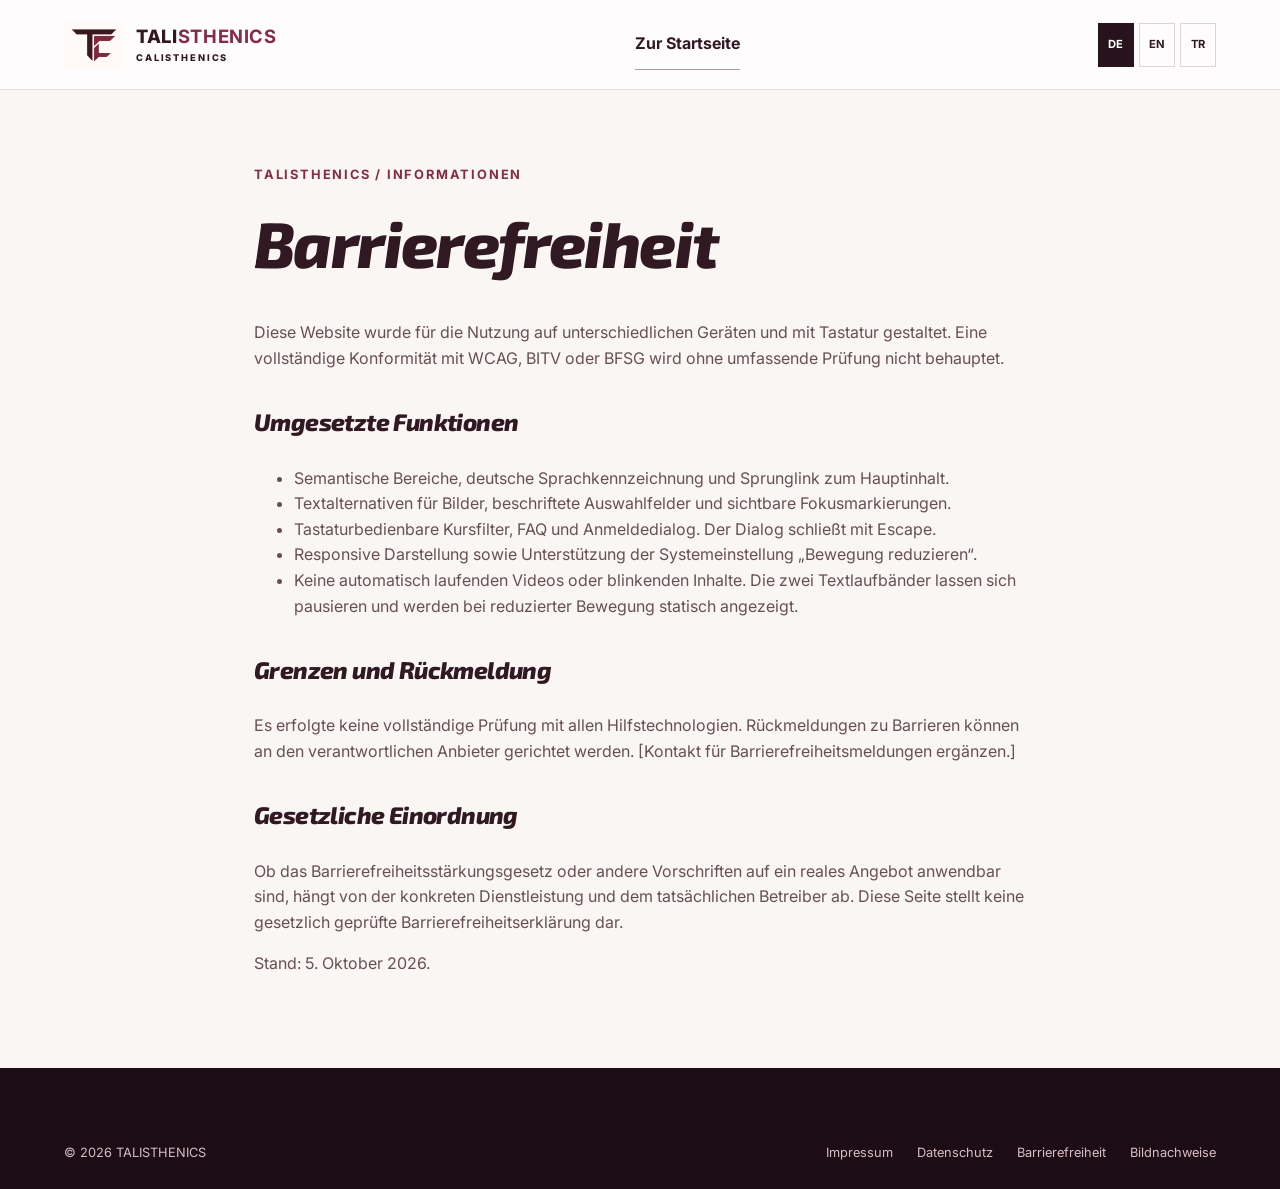
<file: barrierefreiheit.html>
<!doctype html><html lang="de"><head><meta charset="utf-8"><meta name="viewport" content="width=device-width,initial-scale=1"><meta name="robots" content="noindex,nofollow"><meta name="referrer" content="strict-origin-when-cross-origin"><meta http-equiv="Content-Security-Policy" content="default-src 'self'; script-src 'none'; style-src 'self'; img-src 'self' data:; connect-src 'none'; object-src 'none'; base-uri 'none'; form-action 'none'; upgrade-insecure-requests"><title>Barrierefreiheit — TALISTHENICS</title><link rel="stylesheet" href="style-brand19.css">
<link rel="stylesheet" href="style-typography36.css?v=1"><link rel="alternate" hreflang="de" href="https://o-some.github.io/testkunde/barrierefreiheit.html"><link rel="alternate" hreflang="en" href="https://o-some.github.io/testkunde/en/barrierefreiheit.html"><link rel="alternate" hreflang="tr" href="https://o-some.github.io/testkunde/tr/barrierefreiheit.html"><link rel="canonical" href="https://o-some.github.io/testkunde/barrierefreiheit.html"><link rel="icon" href="assets/talisthenics-tc-brand19.webp" type="image/webp"></head><body><a class="skip" href="#main">Zum Inhalt springen</a><header><a class="brand" href="index.html"><img class="brand-mark" src="assets/talisthenics-tc-brand19.webp" width="60" height="48" alt=""><span class="brand-word">TALI<strong>STHENICS</strong><small>CALISTHENICS</small></span></a><a class="text-link" href="index.html">Zur Startseite</a><div class="language-switch" role="group" aria-label="Sprachauswahl"><a href="barrierefreiheit.html?v=brand19" lang="de" hreflang="de" aria-current="page">DE</a><a href="en/barrierefreiheit.html?v=brand19" lang="en" hreflang="en">EN</a><a href="tr/barrierefreiheit.html?v=brand19" lang="tr" hreflang="tr">TR</a></div></header><main id="main" class="legal"><p class="eyebrow">TALISTHENICS / INFORMATIONEN</p><h1>Barrierefreiheit</h1><p>Diese Website wurde für die Nutzung auf unterschiedlichen Geräten und mit Tastatur gestaltet. Eine vollständige Konformität mit WCAG, BITV oder BFSG wird ohne umfassende Prüfung nicht behauptet.</p><h2>Umgesetzte Funktionen</h2><ul><li>Semantische Bereiche, deutsche Sprachkennzeichnung und Sprunglink zum Hauptinhalt.</li><li>Textalternativen für Bilder, beschriftete Auswahlfelder und sichtbare Fokusmarkierungen.</li><li>Tastaturbedienbare Kursfilter, FAQ und Anmeldedialog. Der Dialog schließt mit Escape.</li><li>Responsive Darstellung sowie Unterstützung der Systemeinstellung „Bewegung reduzieren“.</li><li>Keine automatisch laufenden Videos oder blinkenden Inhalte. Die zwei Textlaufbänder lassen sich pausieren und werden bei reduzierter Bewegung statisch angezeigt.</li></ul><h2>Grenzen und Rückmeldung</h2><p>Es erfolgte keine vollständige Prüfung mit allen Hilfstechnologien. Rückmeldungen zu Barrieren können an den verantwortlichen Anbieter gerichtet werden. [Kontakt für Barrierefreiheitsmeldungen ergänzen.]</p><h2>Gesetzliche Einordnung</h2><p>Ob das Barrierefreiheitsstärkungsgesetz oder andere Vorschriften auf ein reales Angebot anwendbar sind, hängt von der konkreten Dienstleistung und dem tatsächlichen Betreiber ab. Diese Seite stellt keine gesetzlich geprüfte Barrierefreiheitserklärung dar.</p><p>Stand: 5. Oktober 2026.</p></main><footer><div class="footer-bottom"><span>© 2026 TALISTHENICS</span><div><a href="impressum.html">Impressum</a><a href="datenschutz.html">Datenschutz</a><a href="barrierefreiheit.html">Barrierefreiheit</a><a href="bildnachweise.html">Bildnachweise</a></div></div></footer></body></html>
</file>
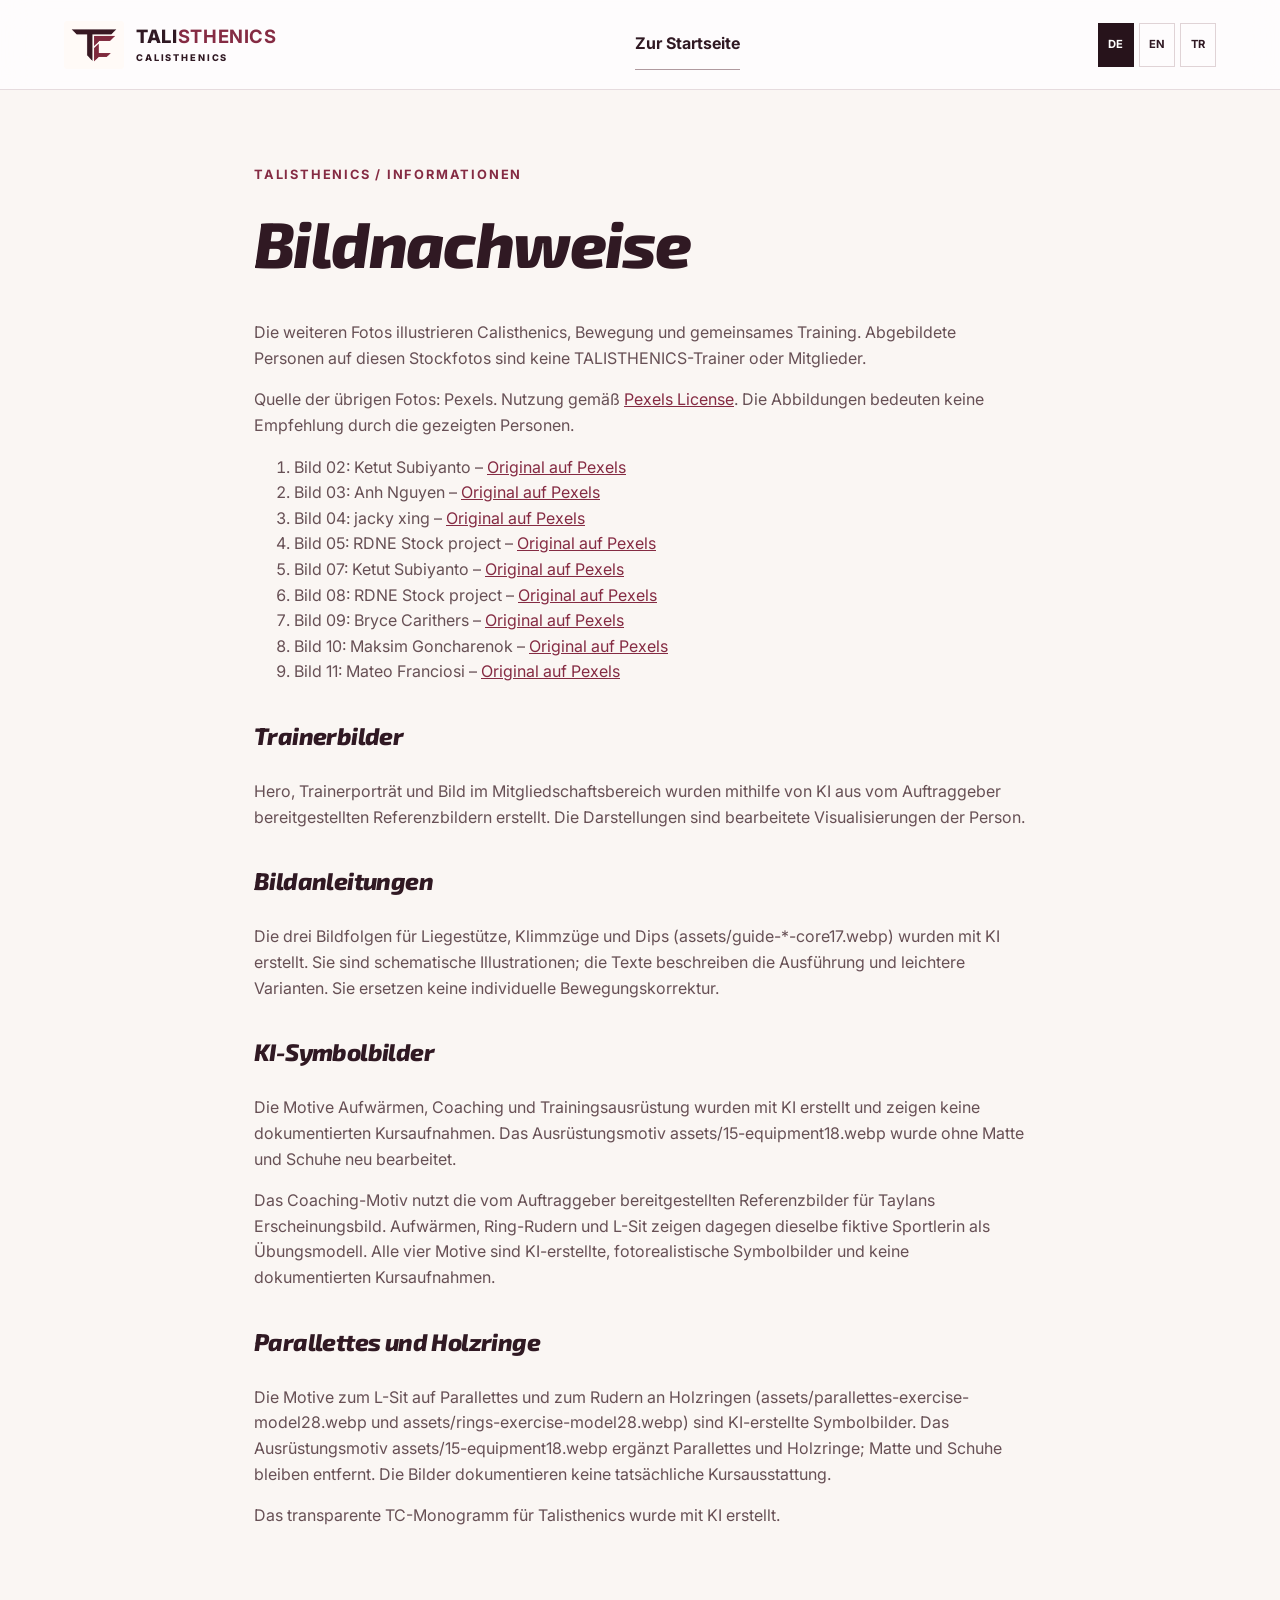
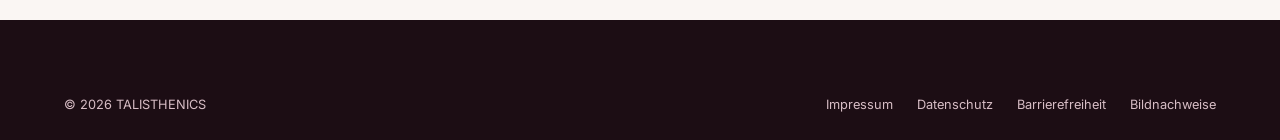
<file: bildnachweise.html>
<!doctype html><html lang="de"><head><meta charset="utf-8"><meta name="viewport" content="width=device-width,initial-scale=1"><meta name="robots" content="noindex,nofollow"><meta name="referrer" content="strict-origin-when-cross-origin"><meta http-equiv="Content-Security-Policy" content="default-src 'self'; script-src 'none'; style-src 'self'; img-src 'self' data:; connect-src 'none'; object-src 'none'; base-uri 'none'; form-action 'none'; upgrade-insecure-requests"><title>Bildnachweise — TALISTHENICS</title><link rel="stylesheet" href="style-avatar20b.css?v=3">
<link rel="stylesheet" href="style-typography36.css?v=1"><link rel="alternate" hreflang="de" href="https://o-some.github.io/testkunde/bildnachweise.html"><link rel="alternate" hreflang="en" href="https://o-some.github.io/testkunde/en/bildnachweise.html"><link rel="alternate" hreflang="tr" href="https://o-some.github.io/testkunde/tr/bildnachweise.html"><link rel="canonical" href="https://o-some.github.io/testkunde/bildnachweise.html"><link rel="icon" href="assets/talisthenics-tc-brand19.webp" type="image/webp"></head><body><a class="skip" href="#main">Zum Inhalt springen</a><header><a class="brand" href="index.html"><img class="brand-mark" src="assets/talisthenics-tc-brand19.webp" width="60" height="48" alt=""><span class="brand-word">TALI<strong>STHENICS</strong><small>CALISTHENICS</small></span></a><a class="text-link" href="index.html">Zur Startseite</a><div class="language-switch" role="group" aria-label="Sprachauswahl"><a href="bildnachweise.html?v=brand19" lang="de" hreflang="de" aria-current="page">DE</a><a href="en/bildnachweise.html?v=brand19" lang="en" hreflang="en">EN</a><a href="tr/bildnachweise.html?v=brand19" lang="tr" hreflang="tr">TR</a></div></header><main id="main" class="legal"><p class="eyebrow">TALISTHENICS / INFORMATIONEN</p><h1>Bildnachweise</h1><p>Die weiteren Fotos illustrieren Calisthenics, Bewegung und gemeinsames Training. Abgebildete Personen auf diesen Stockfotos sind keine TALISTHENICS-Trainer oder Mitglieder.</p><p>Quelle der übrigen Fotos: Pexels. Nutzung gemäß <a href="https://www.pexels.com/license/" rel="noreferrer">Pexels License</a>. Die Abbildungen bedeuten keine Empfehlung durch die gezeigten Personen.</p><ol><li>Bild 02: Ketut Subiyanto – <a href="https://www.pexels.com/photo/4803705/" rel="noreferrer">Original auf Pexels</a></li><li>Bild 03: Anh Nguyen – <a href="https://www.pexels.com/photo/32189344/" rel="noreferrer">Original auf Pexels</a></li><li>Bild 04: jacky xing – <a href="https://www.pexels.com/photo/29132146/" rel="noreferrer">Original auf Pexels</a></li><li>Bild 05: RDNE Stock project – <a href="https://www.pexels.com/photo/5837202/" rel="noreferrer">Original auf Pexels</a></li><li>Bild 07: Ketut Subiyanto – <a href="https://www.pexels.com/photo/4803720/" rel="noreferrer">Original auf Pexels</a></li><li>Bild 08: RDNE Stock project – <a href="https://www.pexels.com/photo/5837200/" rel="noreferrer">Original auf Pexels</a></li><li>Bild 09: Bryce Carithers – <a href="https://www.pexels.com/photo/9248599/" rel="noreferrer">Original auf Pexels</a></li><li>Bild 10: Maksim Goncharenok – <a href="https://www.pexels.com/photo/4348653/" rel="noreferrer">Original auf Pexels</a></li><li>Bild 11: Mateo Franciosi – <a href="https://www.pexels.com/photo/34852237/" rel="noreferrer">Original auf Pexels</a></li></ol><h2>Trainerbilder</h2><p>Hero, Trainerporträt und Bild im Mitgliedschaftsbereich wurden mithilfe von KI aus vom Auftraggeber bereitgestellten Referenzbildern erstellt. Die Darstellungen sind bearbeitete Visualisierungen der Person.</p><h2>Bildanleitungen</h2><p>Die drei Bildfolgen für Liegestütze, Klimmzüge und Dips (assets/guide-*-core17.webp) wurden mit KI erstellt. Sie sind schematische Illustrationen; die Texte beschreiben die Ausführung und leichtere Varianten. Sie ersetzen keine individuelle Bewegungskorrektur.</p><h2>KI-Symbolbilder</h2><p>Die Motive Aufwärmen, Coaching und Trainingsausrüstung wurden mit KI erstellt und zeigen keine dokumentierten Kursaufnahmen. Das Ausrüstungsmotiv assets/15-equipment18.webp wurde ohne Matte und Schuhe neu bearbeitet.</p><p>Das Coaching-Motiv nutzt die vom Auftraggeber bereitgestellten Referenzbilder für Taylans Erscheinungsbild. Aufwärmen, Ring-Rudern und L-Sit zeigen dagegen dieselbe fiktive Sportlerin als Übungsmodell. Alle vier Motive sind KI-erstellte, fotorealistische Symbolbilder und keine dokumentierten Kursaufnahmen.</p><h2>Parallettes und Holzringe</h2><p>Die Motive zum L-Sit auf Parallettes und zum Rudern an Holzringen (assets/parallettes-exercise-model28.webp und assets/rings-exercise-model28.webp) sind KI-erstellte Symbolbilder. Das Ausrüstungsmotiv assets/15-equipment18.webp ergänzt Parallettes und Holzringe; Matte und Schuhe bleiben entfernt. Die Bilder dokumentieren keine tatsächliche Kursausstattung.</p><p>Das transparente TC-Monogramm für Talisthenics wurde mit KI erstellt.</p></main><footer><div class="footer-bottom"><span>© 2026 TALISTHENICS</span><div><a href="impressum.html">Impressum</a><a href="datenschutz.html">Datenschutz</a><a href="barrierefreiheit.html">Barrierefreiheit</a><a href="bildnachweise.html">Bildnachweise</a></div></div></footer></body></html>
</file>
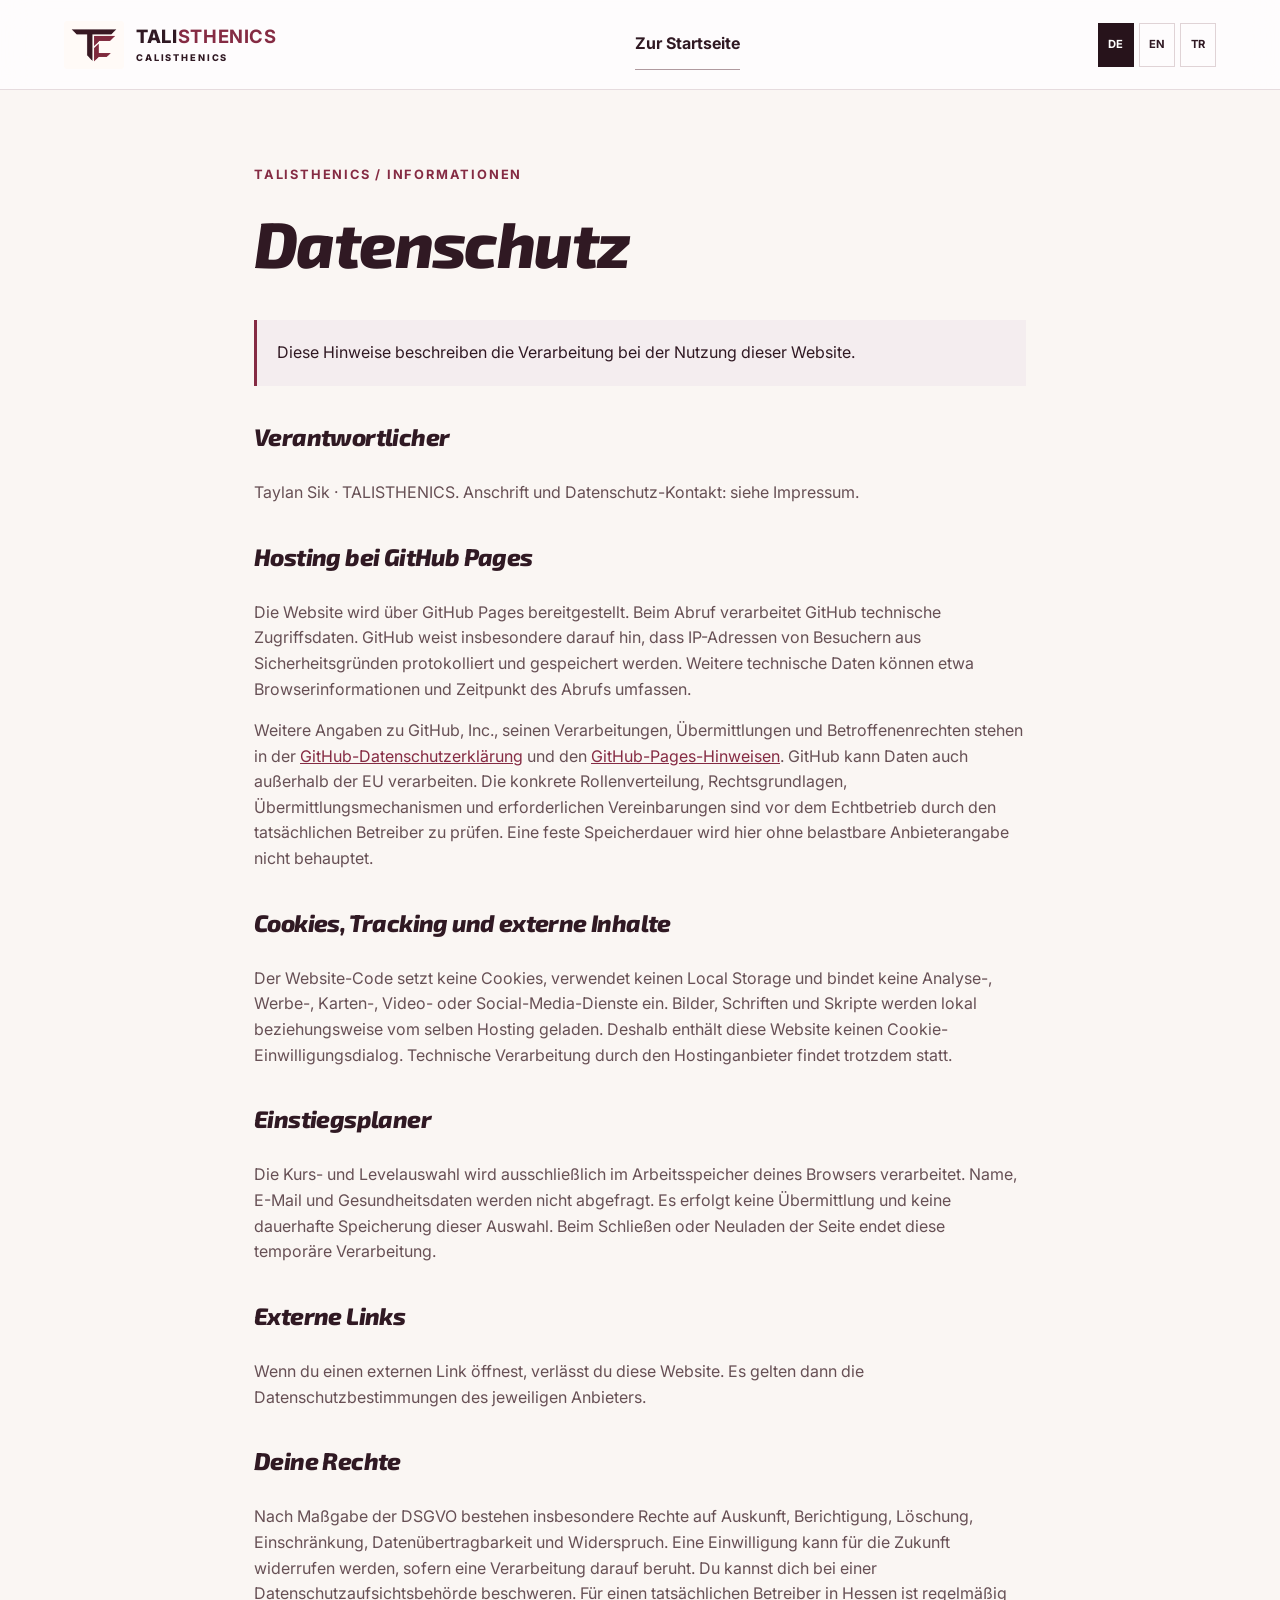
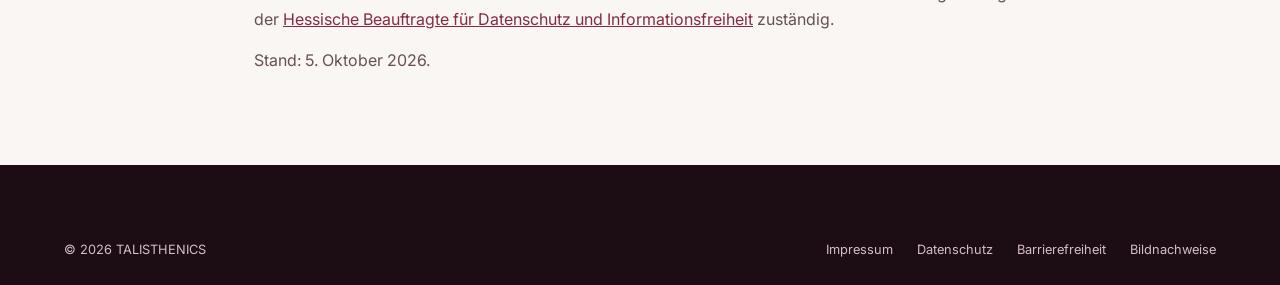
<file: datenschutz.html>
<!doctype html><html lang="de"><head><meta charset="utf-8"><meta name="viewport" content="width=device-width,initial-scale=1"><meta name="robots" content="noindex,nofollow"><meta name="referrer" content="strict-origin-when-cross-origin"><meta http-equiv="Content-Security-Policy" content="default-src 'self'; script-src 'none'; style-src 'self'; img-src 'self' data:; connect-src 'none'; object-src 'none'; base-uri 'none'; form-action 'none'; upgrade-insecure-requests"><title>Datenschutz — TALISTHENICS</title><link rel="stylesheet" href="style-brand19.css">
<link rel="stylesheet" href="style-typography36.css?v=1"><link rel="alternate" hreflang="de" href="https://o-some.github.io/testkunde/datenschutz.html"><link rel="alternate" hreflang="en" href="https://o-some.github.io/testkunde/en/datenschutz.html"><link rel="alternate" hreflang="tr" href="https://o-some.github.io/testkunde/tr/datenschutz.html"><link rel="canonical" href="https://o-some.github.io/testkunde/datenschutz.html"><link rel="icon" href="assets/talisthenics-tc-brand19.webp" type="image/webp"></head><body><a class="skip" href="#main">Zum Inhalt springen</a><header><a class="brand" href="index.html"><img class="brand-mark" src="assets/talisthenics-tc-brand19.webp" width="60" height="48" alt=""><span class="brand-word">TALI<strong>STHENICS</strong><small>CALISTHENICS</small></span></a><a class="text-link" href="index.html">Zur Startseite</a><div class="language-switch" role="group" aria-label="Sprachauswahl"><a href="datenschutz.html?v=brand19" lang="de" hreflang="de" aria-current="page">DE</a><a href="en/datenschutz.html?v=brand19" lang="en" hreflang="en">EN</a><a href="tr/datenschutz.html?v=brand19" lang="tr" hreflang="tr">TR</a></div></header><main id="main" class="legal"><p class="eyebrow">TALISTHENICS / INFORMATIONEN</p><h1>Datenschutz</h1><div class="notice">Diese Hinweise beschreiben die Verarbeitung bei der Nutzung dieser Website.</div><h2>Verantwortlicher</h2><p>Taylan Sik · TALISTHENICS. Anschrift und Datenschutz-Kontakt: siehe Impressum.</p><h2>Hosting bei GitHub Pages</h2><p>Die Website wird über GitHub Pages bereitgestellt. Beim Abruf verarbeitet GitHub technische Zugriffsdaten. GitHub weist insbesondere darauf hin, dass IP-Adressen von Besuchern aus Sicherheitsgründen protokolliert und gespeichert werden. Weitere technische Daten können etwa Browserinformationen und Zeitpunkt des Abrufs umfassen.</p><p>Weitere Angaben zu GitHub, Inc., seinen Verarbeitungen, Übermittlungen und Betroffenenrechten stehen in der <a href="https://docs.github.com/en/site-policy/privacy-policies/github-general-privacy-statement" rel="noreferrer">GitHub-Datenschutzerklärung</a> und den <a href="https://docs.github.com/en/pages/getting-started-with-github-pages/what-is-github-pages" rel="noreferrer">GitHub-Pages-Hinweisen</a>. GitHub kann Daten auch außerhalb der EU verarbeiten. Die konkrete Rollenverteilung, Rechtsgrundlagen, Übermittlungsmechanismen und erforderlichen Vereinbarungen sind vor dem Echtbetrieb durch den tatsächlichen Betreiber zu prüfen. Eine feste Speicherdauer wird hier ohne belastbare Anbieterangabe nicht behauptet.</p><h2>Cookies, Tracking und externe Inhalte</h2><p>Der Website-Code setzt keine Cookies, verwendet keinen Local Storage und bindet keine Analyse-, Werbe-, Karten-, Video- oder Social-Media-Dienste ein. Bilder, Schriften und Skripte werden lokal beziehungsweise vom selben Hosting geladen. Deshalb enthält diese Website keinen Cookie-Einwilligungsdialog. Technische Verarbeitung durch den Hostinganbieter findet trotzdem statt.</p><h2>Einstiegsplaner</h2><p>Die Kurs- und Levelauswahl wird ausschließlich im Arbeitsspeicher deines Browsers verarbeitet. Name, E-Mail und Gesundheitsdaten werden nicht abgefragt. Es erfolgt keine Übermittlung und keine dauerhafte Speicherung dieser Auswahl. Beim Schließen oder Neuladen der Seite endet diese temporäre Verarbeitung.</p><h2>Externe Links</h2><p>Wenn du einen externen Link öffnest, verlässt du diese Website. Es gelten dann die Datenschutzbestimmungen des jeweiligen Anbieters.</p><h2>Deine Rechte</h2><p>Nach Maßgabe der DSGVO bestehen insbesondere Rechte auf Auskunft, Berichtigung, Löschung, Einschränkung, Datenübertragbarkeit und Widerspruch. Eine Einwilligung kann für die Zukunft widerrufen werden, sofern eine Verarbeitung darauf beruht. Du kannst dich bei einer Datenschutzaufsichtsbehörde beschweren. Für einen tatsächlichen Betreiber in Hessen ist regelmäßig der <a href="https://datenschutz.hessen.de/" rel="noreferrer">Hessische Beauftragte für Datenschutz und Informationsfreiheit</a> zuständig.</p><p>Stand: 5. Oktober 2026.</p></main><footer><div class="footer-bottom"><span>© 2026 TALISTHENICS</span><div><a href="impressum.html">Impressum</a><a href="datenschutz.html">Datenschutz</a><a href="barrierefreiheit.html">Barrierefreiheit</a><a href="bildnachweise.html">Bildnachweise</a></div></div></footer></body></html>
</file>
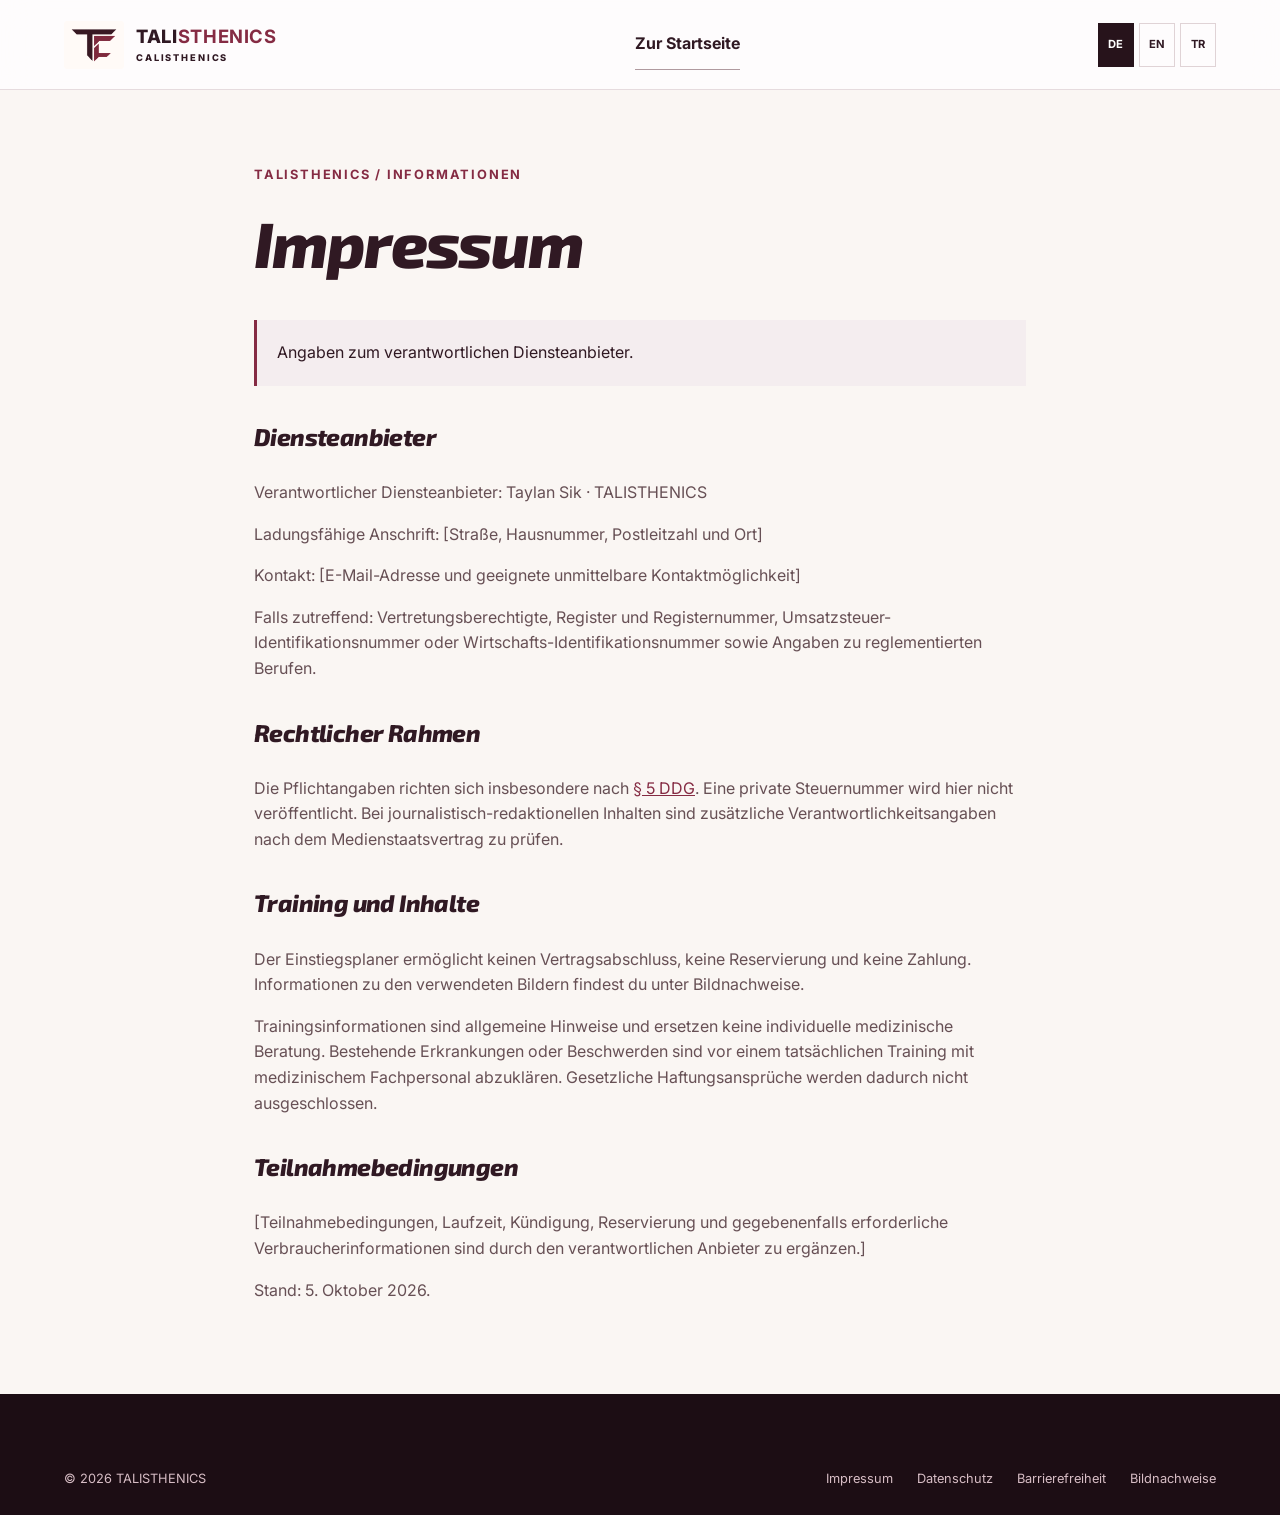
<file: impressum.html>
<!doctype html><html lang="de"><head><meta charset="utf-8"><meta name="viewport" content="width=device-width,initial-scale=1"><meta name="robots" content="noindex,nofollow"><meta name="referrer" content="strict-origin-when-cross-origin"><meta http-equiv="Content-Security-Policy" content="default-src 'self'; script-src 'none'; style-src 'self'; img-src 'self' data:; connect-src 'none'; object-src 'none'; base-uri 'none'; form-action 'none'; upgrade-insecure-requests"><title>Impressum — TALISTHENICS</title><link rel="stylesheet" href="style-brand19.css">
<link rel="stylesheet" href="style-typography36.css?v=1"><link rel="alternate" hreflang="de" href="https://o-some.github.io/testkunde/impressum.html"><link rel="alternate" hreflang="en" href="https://o-some.github.io/testkunde/en/impressum.html"><link rel="alternate" hreflang="tr" href="https://o-some.github.io/testkunde/tr/impressum.html"><link rel="canonical" href="https://o-some.github.io/testkunde/impressum.html"><link rel="icon" href="assets/talisthenics-tc-brand19.webp" type="image/webp"></head><body><a class="skip" href="#main">Zum Inhalt springen</a><header><a class="brand" href="index.html"><img class="brand-mark" src="assets/talisthenics-tc-brand19.webp" width="60" height="48" alt=""><span class="brand-word">TALI<strong>STHENICS</strong><small>CALISTHENICS</small></span></a><a class="text-link" href="index.html">Zur Startseite</a><div class="language-switch" role="group" aria-label="Sprachauswahl"><a href="impressum.html?v=brand19" lang="de" hreflang="de" aria-current="page">DE</a><a href="en/impressum.html?v=brand19" lang="en" hreflang="en">EN</a><a href="tr/impressum.html?v=brand19" lang="tr" hreflang="tr">TR</a></div></header><main id="main" class="legal"><p class="eyebrow">TALISTHENICS / INFORMATIONEN</p><h1>Impressum</h1><div class="notice">Angaben zum verantwortlichen Diensteanbieter.</div><h2>Diensteanbieter</h2><p>Verantwortlicher Diensteanbieter: Taylan Sik · TALISTHENICS</p><p>Ladungsfähige Anschrift: [Straße, Hausnummer, Postleitzahl und Ort]</p><p>Kontakt: [E-Mail-Adresse und geeignete unmittelbare Kontaktmöglichkeit]</p><p>Falls zutreffend: Vertretungsberechtigte, Register und Registernummer, Umsatzsteuer-Identifikationsnummer oder Wirtschafts-Identifikationsnummer sowie Angaben zu reglementierten Berufen.</p><h2>Rechtlicher Rahmen</h2><p>Die Pflichtangaben richten sich insbesondere nach <a href="https://www.gesetze-im-internet.de/ddg/__5.html" rel="noreferrer">§ 5 DDG</a>. Eine private Steuernummer wird hier nicht veröffentlicht. Bei journalistisch-redaktionellen Inhalten sind zusätzliche Verantwortlichkeitsangaben nach dem Medienstaatsvertrag zu prüfen.</p><h2>Training und Inhalte</h2><p>Der Einstiegsplaner ermöglicht keinen Vertragsabschluss, keine Reservierung und keine Zahlung. Informationen zu den verwendeten Bildern findest du unter Bildnachweise.</p><p>Trainingsinformationen sind allgemeine Hinweise und ersetzen keine individuelle medizinische Beratung. Bestehende Erkrankungen oder Beschwerden sind vor einem tatsächlichen Training mit medizinischem Fachpersonal abzuklären. Gesetzliche Haftungsansprüche werden dadurch nicht ausgeschlossen.</p><h2>Teilnahmebedingungen</h2><p>[Teilnahmebedingungen, Laufzeit, Kündigung, Reservierung und gegebenenfalls erforderliche Verbraucherinformationen sind durch den verantwortlichen Anbieter zu ergänzen.]</p><p>Stand: 5. Oktober 2026.</p></main><footer><div class="footer-bottom"><span>© 2026 TALISTHENICS</span><div><a href="impressum.html">Impressum</a><a href="datenschutz.html">Datenschutz</a><a href="barrierefreiheit.html">Barrierefreiheit</a><a href="bildnachweise.html">Bildnachweise</a></div></div></footer></body></html>
</file>
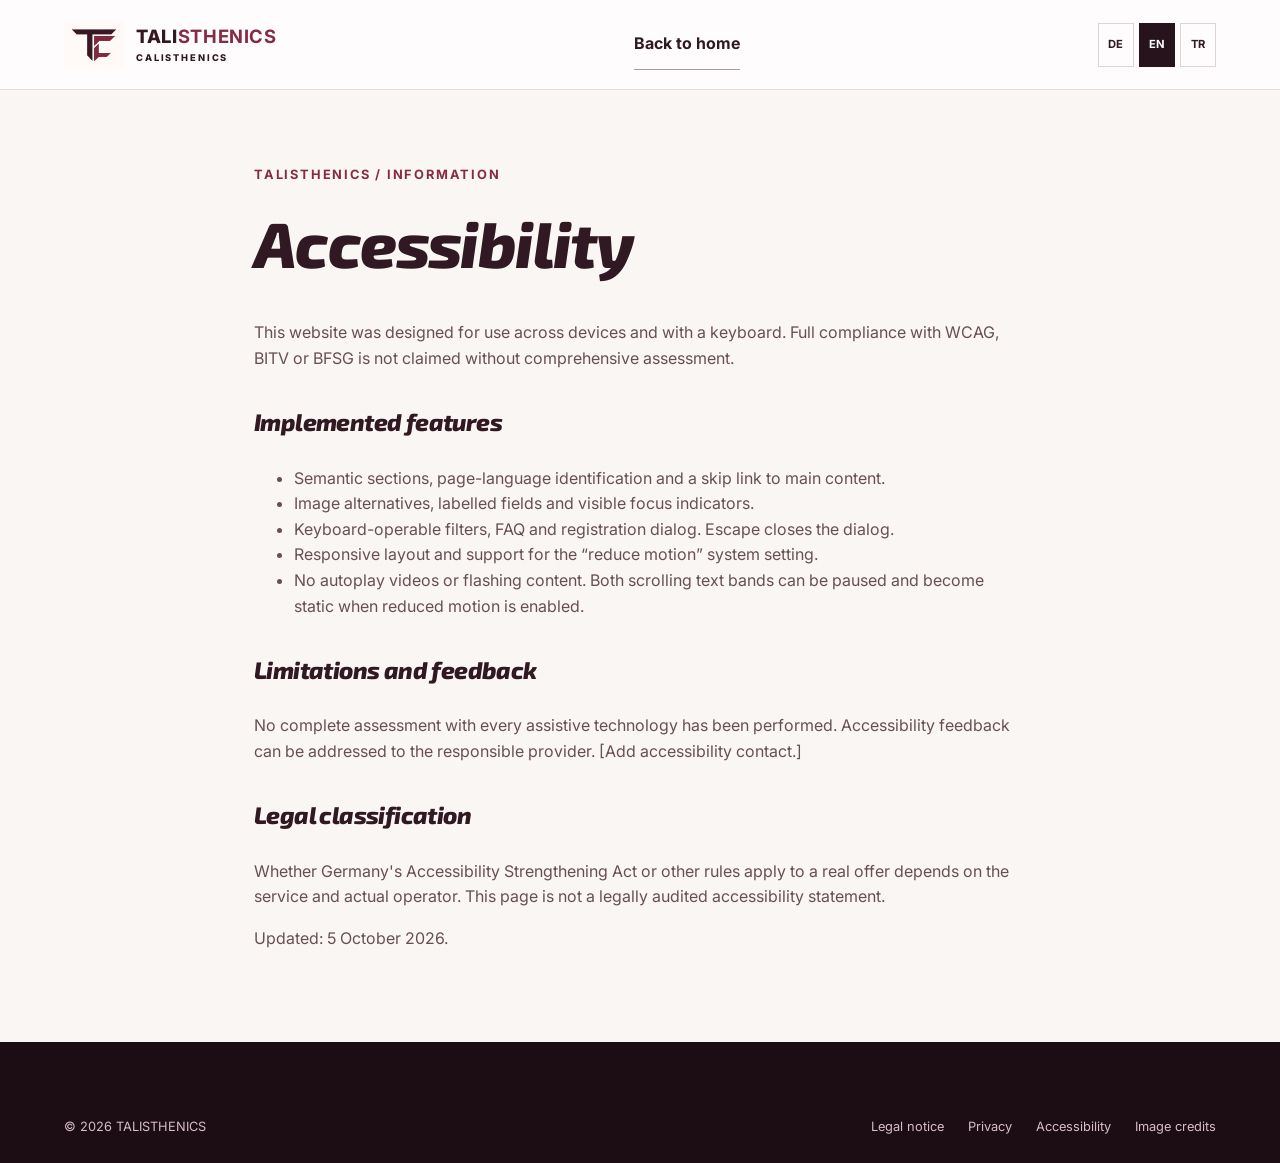
<file: en/barrierefreiheit.html>
<!doctype html><html lang="en"><head><meta charset="utf-8"><meta name="viewport" content="width=device-width,initial-scale=1"><meta name="robots" content="noindex,nofollow"><meta name="referrer" content="strict-origin-when-cross-origin"><meta http-equiv="Content-Security-Policy" content="default-src &#x27;self&#x27;; script-src &#x27;none&#x27;; style-src &#x27;self&#x27;; img-src &#x27;self&#x27; data:; connect-src &#x27;none&#x27;; object-src &#x27;none&#x27;; base-uri &#x27;none&#x27;; form-action &#x27;none&#x27;; upgrade-insecure-requests"><title>Accessibility — TALISTHENICS</title><link rel="stylesheet" href="../style-brand19.css">
<link rel="stylesheet" href="../style-typography36.css?v=1"><link rel="alternate" hreflang="de" href="https://o-some.github.io/testkunde/barrierefreiheit.html"><link rel="alternate" hreflang="en" href="https://o-some.github.io/testkunde/en/barrierefreiheit.html"><link rel="alternate" hreflang="tr" href="https://o-some.github.io/testkunde/tr/barrierefreiheit.html"><link rel="canonical" href="https://o-some.github.io/testkunde/en/barrierefreiheit.html"><link rel="icon" href="../assets/talisthenics-tc-brand19.webp" type="image/webp"></head><body><a class="skip" href="#main">Skip to content</a><header><a class="brand" href="index.html"><img class="brand-mark" src="../assets/talisthenics-tc-brand19.webp" width="60" height="48" alt=""><span class="brand-word">TALI<strong>STHENICS</strong><small>CALISTHENICS</small></span></a><a class="text-link" href="index.html">Back to home</a><div class="language-switch" role="group" aria-label="Choose language"><a href="../barrierefreiheit.html?v=brand19" lang="de" hreflang="de">DE</a><a href="barrierefreiheit.html?v=brand19" lang="en" hreflang="en" aria-current="page">EN</a><a href="../tr/barrierefreiheit.html?v=brand19" lang="tr" hreflang="tr">TR</a></div></header><main id="main" class="legal"><p class="eyebrow">TALISTHENICS / INFORMATION</p><h1>Accessibility</h1><p>This website was designed for use across devices and with a keyboard. Full compliance with WCAG, BITV or BFSG is not claimed without comprehensive assessment.</p><h2>Implemented features</h2><ul><li>Semantic sections, page-language identification and a skip link to main content.</li><li>Image alternatives, labelled fields and visible focus indicators.</li><li>Keyboard-operable filters, FAQ and registration dialog. Escape closes the dialog.</li><li>Responsive layout and support for the “reduce motion” system setting.</li><li>No autoplay videos or flashing content. Both scrolling text bands can be paused and become static when reduced motion is enabled.</li></ul><h2>Limitations and feedback</h2><p>No complete assessment with every assistive technology has been performed. Accessibility feedback can be addressed to the responsible provider. [Add accessibility contact.]</p><h2>Legal classification</h2><p>Whether Germany&#x27;s Accessibility Strengthening Act or other rules apply to a real offer depends on the service and actual operator. This page is not a legally audited accessibility statement.</p><p>Updated: 5 October 2026.</p></main><footer><div class="footer-bottom"><span>© 2026 TALISTHENICS</span><div><a href="impressum.html">Legal notice</a><a href="datenschutz.html">Privacy</a><a href="barrierefreiheit.html">Accessibility</a><a href="bildnachweise.html">Image credits</a></div></div></footer></body></html>
</file>
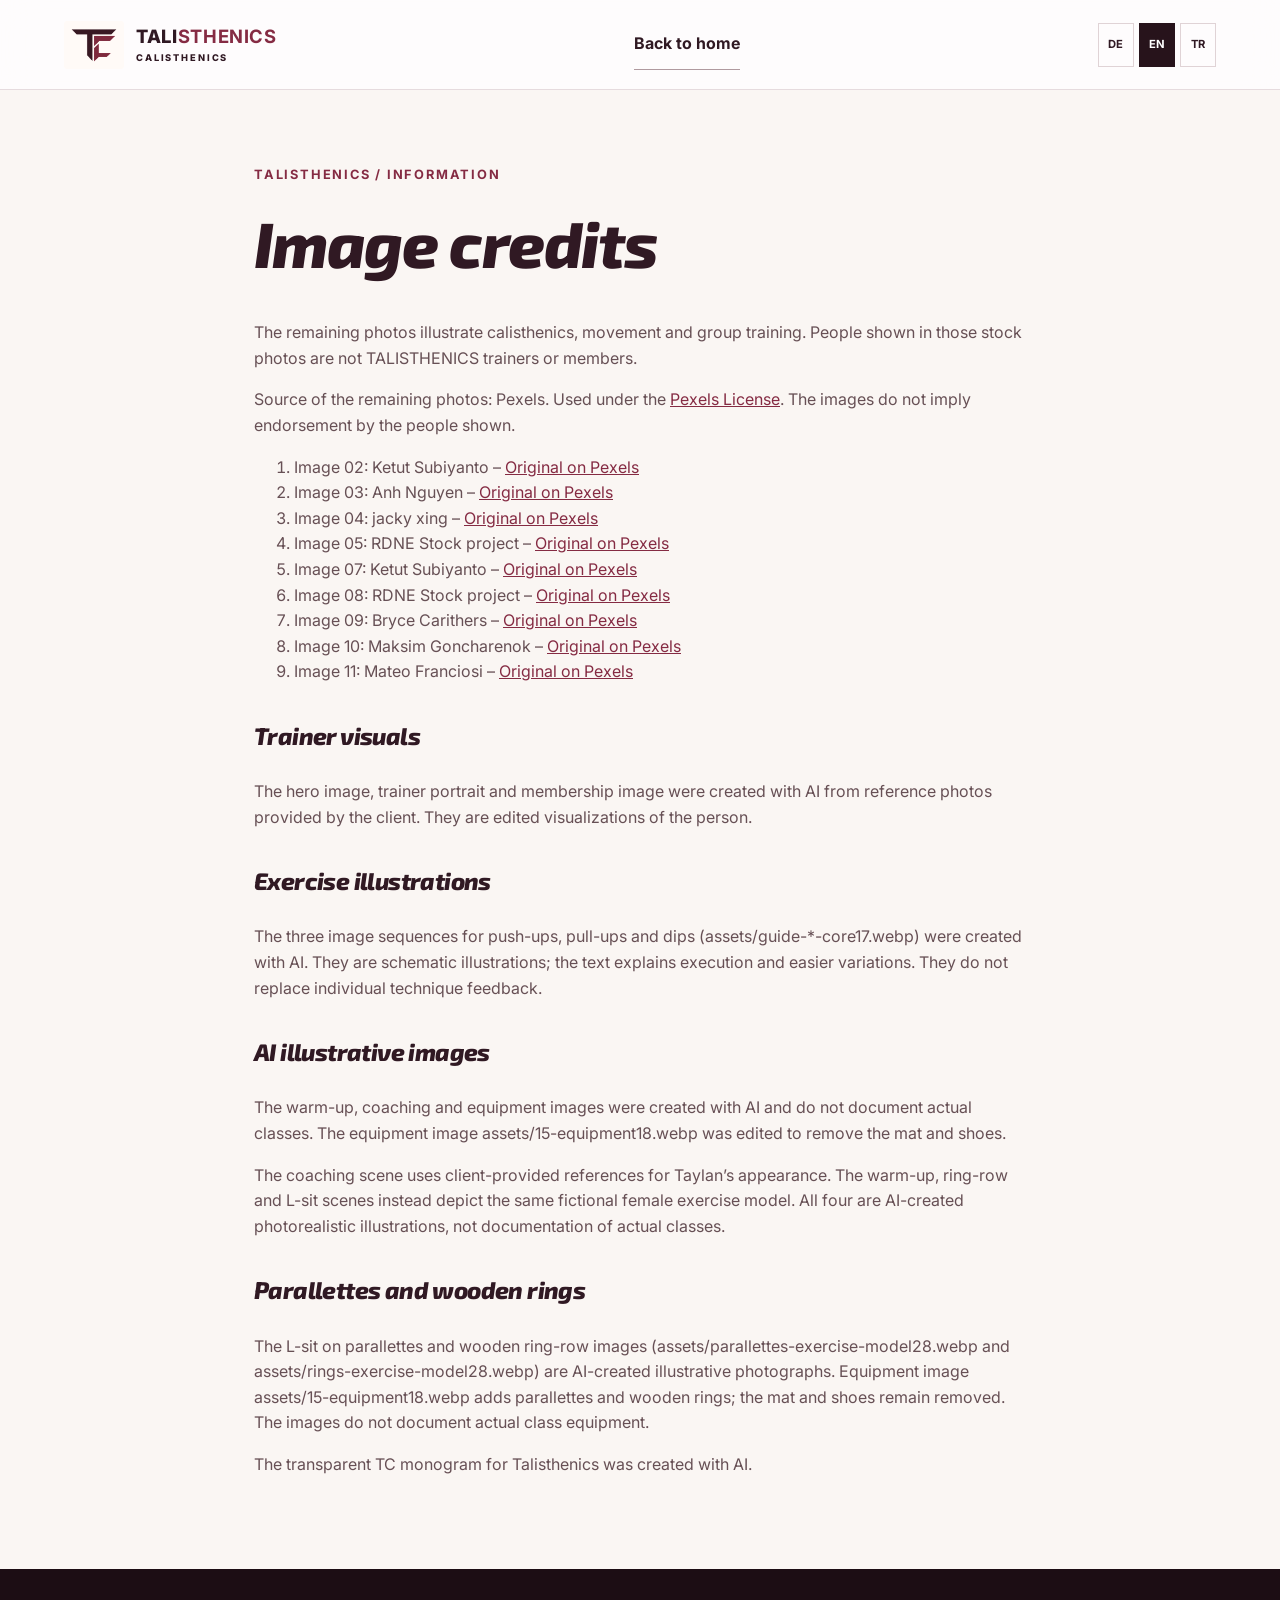
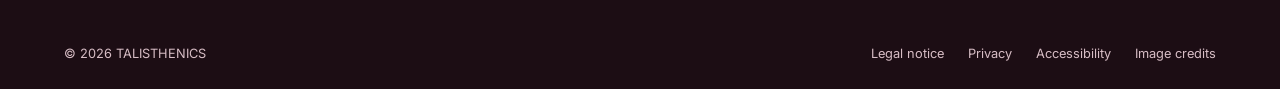
<file: en/bildnachweise.html>
<!doctype html><html lang="en"><head><meta charset="utf-8"><meta name="viewport" content="width=device-width,initial-scale=1"><meta name="robots" content="noindex,nofollow"><meta name="referrer" content="strict-origin-when-cross-origin"><meta http-equiv="Content-Security-Policy" content="default-src &#x27;self&#x27;; script-src &#x27;none&#x27;; style-src &#x27;self&#x27;; img-src &#x27;self&#x27; data:; connect-src &#x27;none&#x27;; object-src &#x27;none&#x27;; base-uri &#x27;none&#x27;; form-action &#x27;none&#x27;; upgrade-insecure-requests"><title>Image credits — TALISTHENICS</title><link rel="stylesheet" href="../style-avatar20b.css?v=3">
<link rel="stylesheet" href="../style-typography36.css?v=1"><link rel="alternate" hreflang="de" href="https://o-some.github.io/testkunde/bildnachweise.html"><link rel="alternate" hreflang="en" href="https://o-some.github.io/testkunde/en/bildnachweise.html"><link rel="alternate" hreflang="tr" href="https://o-some.github.io/testkunde/tr/bildnachweise.html"><link rel="canonical" href="https://o-some.github.io/testkunde/en/bildnachweise.html"><link rel="icon" href="../assets/talisthenics-tc-brand19.webp" type="image/webp"></head><body><a class="skip" href="#main">Skip to content</a><header><a class="brand" href="index.html"><img class="brand-mark" src="../assets/talisthenics-tc-brand19.webp" width="60" height="48" alt=""><span class="brand-word">TALI<strong>STHENICS</strong><small>CALISTHENICS</small></span></a><a class="text-link" href="index.html">Back to home</a><div class="language-switch" role="group" aria-label="Choose language"><a href="../bildnachweise.html?v=brand19" lang="de" hreflang="de">DE</a><a href="bildnachweise.html?v=brand19" lang="en" hreflang="en" aria-current="page">EN</a><a href="../tr/bildnachweise.html?v=brand19" lang="tr" hreflang="tr">TR</a></div></header><main id="main" class="legal"><p class="eyebrow">TALISTHENICS / INFORMATION</p><h1>Image credits</h1><p>The remaining photos illustrate calisthenics, movement and group training. People shown in those stock photos are not TALISTHENICS trainers or members.</p><p>Source of the remaining photos: Pexels. Used under the <a href="https://www.pexels.com/license/" rel="noreferrer">Pexels License</a>. The images do not imply endorsement by the people shown.</p><ol><li>Image 02: Ketut Subiyanto – <a href="https://www.pexels.com/photo/4803705/" rel="noreferrer">Original on Pexels</a></li><li>Image 03: Anh Nguyen – <a href="https://www.pexels.com/photo/32189344/" rel="noreferrer">Original on Pexels</a></li><li>Image 04: jacky xing – <a href="https://www.pexels.com/photo/29132146/" rel="noreferrer">Original on Pexels</a></li><li>Image 05: RDNE Stock project – <a href="https://www.pexels.com/photo/5837202/" rel="noreferrer">Original on Pexels</a></li><li>Image 07: Ketut Subiyanto – <a href="https://www.pexels.com/photo/4803720/" rel="noreferrer">Original on Pexels</a></li><li>Image 08: RDNE Stock project – <a href="https://www.pexels.com/photo/5837200/" rel="noreferrer">Original on Pexels</a></li><li>Image 09: Bryce Carithers – <a href="https://www.pexels.com/photo/9248599/" rel="noreferrer">Original on Pexels</a></li><li>Image 10: Maksim Goncharenok – <a href="https://www.pexels.com/photo/4348653/" rel="noreferrer">Original on Pexels</a></li><li>Image 11: Mateo Franciosi – <a href="https://www.pexels.com/photo/34852237/" rel="noreferrer">Original on Pexels</a></li></ol><h2>Trainer visuals</h2><p>The hero image, trainer portrait and membership image were created with AI from reference photos provided by the client. They are edited visualizations of the person.</p><h2>Exercise illustrations</h2><p>The three image sequences for push-ups, pull-ups and dips (assets/guide-*-core17.webp) were created with AI. They are schematic illustrations; the text explains execution and easier variations. They do not replace individual technique feedback.</p><h2>AI illustrative images</h2><p>The warm-up, coaching and equipment images were created with AI and do not document actual classes. The equipment image assets/15-equipment18.webp was edited to remove the mat and shoes.</p><p>The coaching scene uses client-provided references for Taylan’s appearance. The warm-up, ring-row and L-sit scenes instead depict the same fictional female exercise model. All four are AI-created photorealistic illustrations, not documentation of actual classes.</p><h2>Parallettes and wooden rings</h2><p>The L-sit on parallettes and wooden ring-row images (assets/parallettes-exercise-model28.webp and assets/rings-exercise-model28.webp) are AI-created illustrative photographs. Equipment image assets/15-equipment18.webp adds parallettes and wooden rings; the mat and shoes remain removed. The images do not document actual class equipment.</p><p>The transparent TC monogram for Talisthenics was created with AI.</p></main><footer><div class="footer-bottom"><span>© 2026 TALISTHENICS</span><div><a href="impressum.html">Legal notice</a><a href="datenschutz.html">Privacy</a><a href="barrierefreiheit.html">Accessibility</a><a href="bildnachweise.html">Image credits</a></div></div></footer></body></html>
</file>
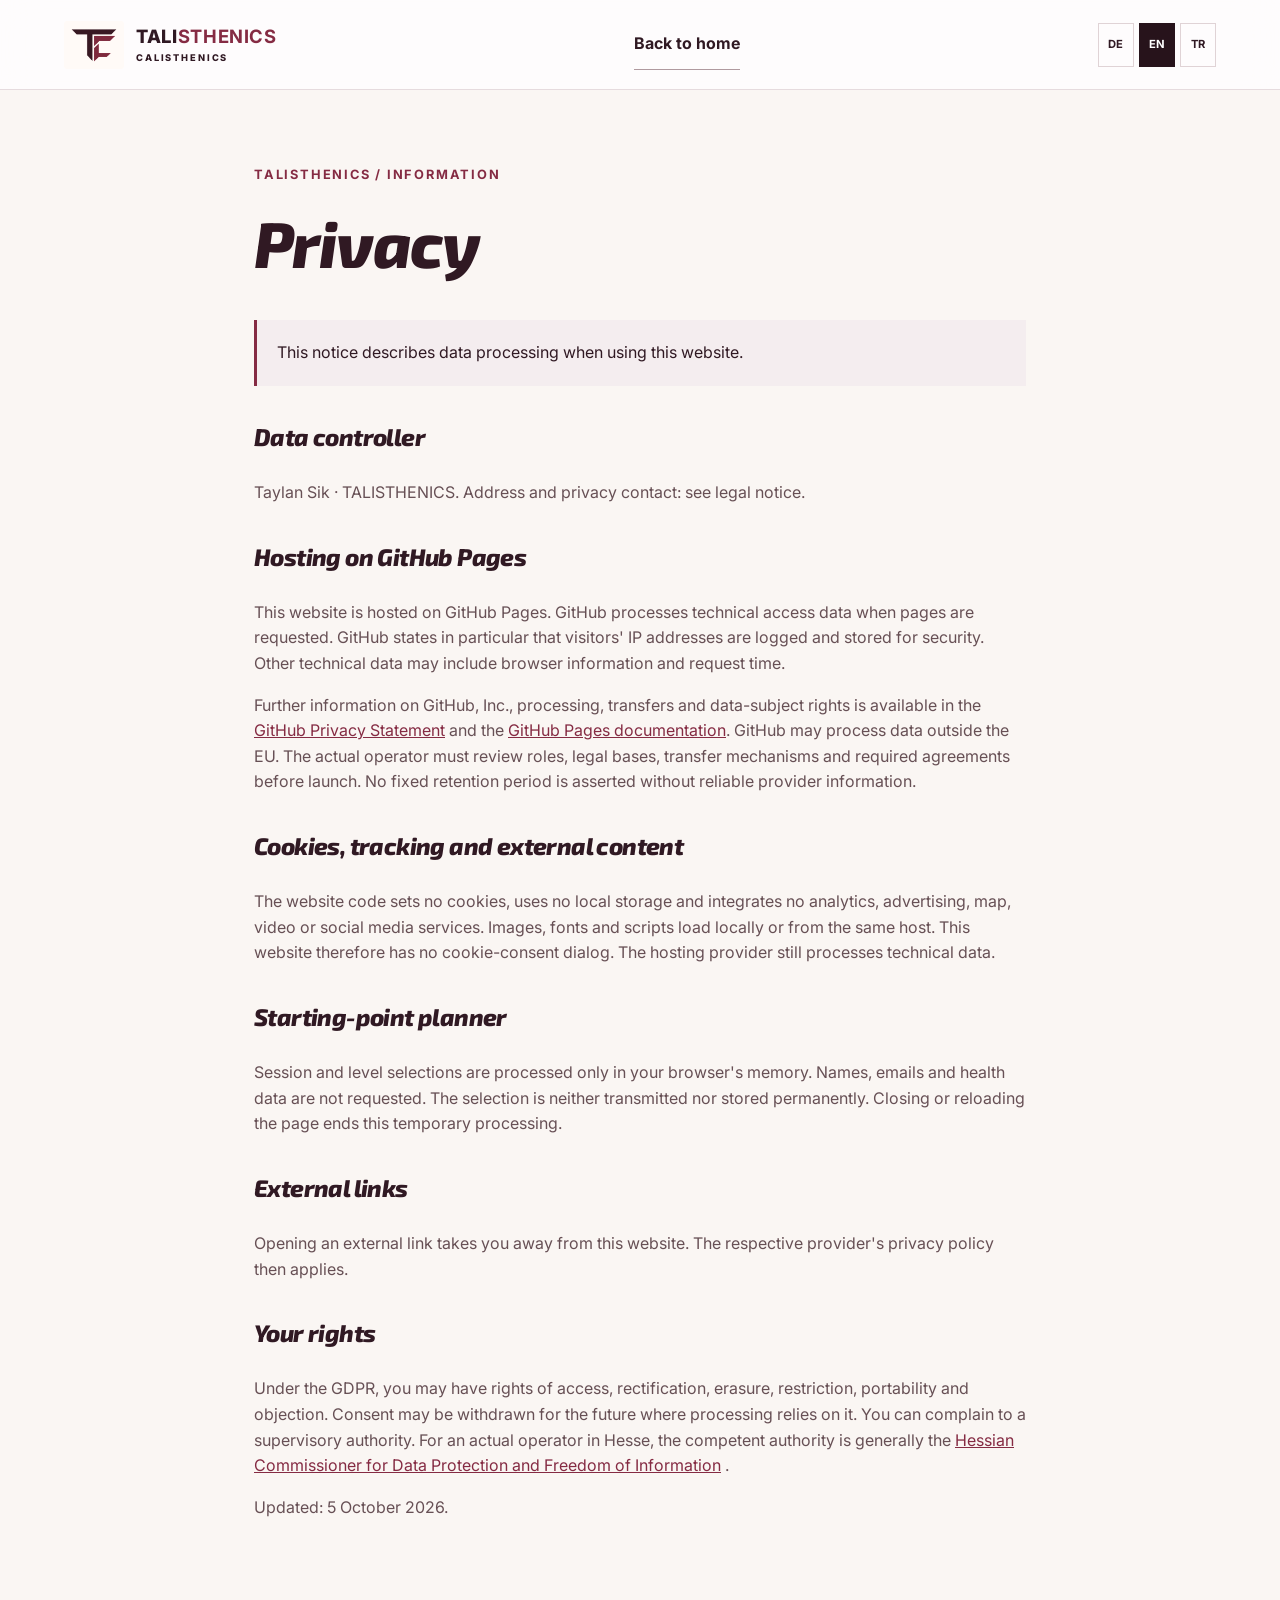
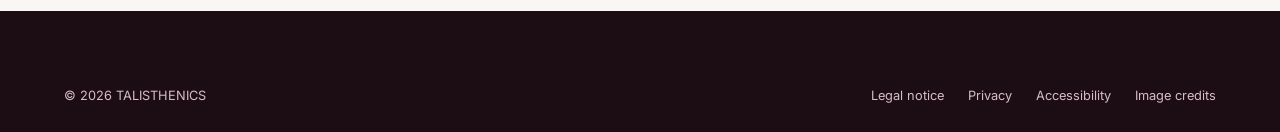
<file: en/datenschutz.html>
<!doctype html><html lang="en"><head><meta charset="utf-8"><meta name="viewport" content="width=device-width,initial-scale=1"><meta name="robots" content="noindex,nofollow"><meta name="referrer" content="strict-origin-when-cross-origin"><meta http-equiv="Content-Security-Policy" content="default-src &#x27;self&#x27;; script-src &#x27;none&#x27;; style-src &#x27;self&#x27;; img-src &#x27;self&#x27; data:; connect-src &#x27;none&#x27;; object-src &#x27;none&#x27;; base-uri &#x27;none&#x27;; form-action &#x27;none&#x27;; upgrade-insecure-requests"><title>Privacy — TALISTHENICS</title><link rel="stylesheet" href="../style-brand19.css">
<link rel="stylesheet" href="../style-typography36.css?v=1"><link rel="alternate" hreflang="de" href="https://o-some.github.io/testkunde/datenschutz.html"><link rel="alternate" hreflang="en" href="https://o-some.github.io/testkunde/en/datenschutz.html"><link rel="alternate" hreflang="tr" href="https://o-some.github.io/testkunde/tr/datenschutz.html"><link rel="canonical" href="https://o-some.github.io/testkunde/en/datenschutz.html"><link rel="icon" href="../assets/talisthenics-tc-brand19.webp" type="image/webp"></head><body><a class="skip" href="#main">Skip to content</a><header><a class="brand" href="index.html"><img class="brand-mark" src="../assets/talisthenics-tc-brand19.webp" width="60" height="48" alt=""><span class="brand-word">TALI<strong>STHENICS</strong><small>CALISTHENICS</small></span></a><a class="text-link" href="index.html">Back to home</a><div class="language-switch" role="group" aria-label="Choose language"><a href="../datenschutz.html?v=brand19" lang="de" hreflang="de">DE</a><a href="datenschutz.html?v=brand19" lang="en" hreflang="en" aria-current="page">EN</a><a href="../tr/datenschutz.html?v=brand19" lang="tr" hreflang="tr">TR</a></div></header><main id="main" class="legal"><p class="eyebrow">TALISTHENICS / INFORMATION</p><h1>Privacy</h1><div class="notice">This notice describes data processing when using this website.</div><h2>Data controller</h2><p>Taylan Sik · TALISTHENICS. Address and privacy contact: see legal notice.</p><h2>Hosting on GitHub Pages</h2><p>This website is hosted on GitHub Pages. GitHub processes technical access data when pages are requested. GitHub states in particular that visitors&#x27; IP addresses are logged and stored for security. Other technical data may include browser information and request time.</p><p>Further information on GitHub, Inc., processing, transfers and data-subject rights is available in the <a href="https://docs.github.com/en/site-policy/privacy-policies/github-general-privacy-statement" rel="noreferrer">GitHub Privacy Statement</a> and the <a href="https://docs.github.com/en/pages/getting-started-with-github-pages/what-is-github-pages" rel="noreferrer">GitHub Pages documentation</a>. GitHub may process data outside the EU. The actual operator must review roles, legal bases, transfer mechanisms and required agreements before launch. No fixed retention period is asserted without reliable provider information.</p><h2>Cookies, tracking and external content</h2><p>The website code sets no cookies, uses no local storage and integrates no analytics, advertising, map, video or social media services. Images, fonts and scripts load locally or from the same host. This website therefore has no cookie-consent dialog. The hosting provider still processes technical data.</p><h2>Starting-point planner</h2><p>Session and level selections are processed only in your browser&#x27;s memory. Names, emails and health data are not requested. The selection is neither transmitted nor stored permanently. Closing or reloading the page ends this temporary processing.</p><h2>External links</h2><p>Opening an external link takes you away from this website. The respective provider&#x27;s privacy policy then applies.</p><h2>Your rights</h2><p>Under the GDPR, you may have rights of access, rectification, erasure, restriction, portability and objection. Consent may be withdrawn for the future where processing relies on it. You can complain to a supervisory authority. For an actual operator in Hesse, the competent authority is generally the <a href="https://datenschutz.hessen.de/" rel="noreferrer">Hessian Commissioner for Data Protection and Freedom of Information</a> .</p><p>Updated: 5 October 2026.</p></main><footer><div class="footer-bottom"><span>© 2026 TALISTHENICS</span><div><a href="impressum.html">Legal notice</a><a href="datenschutz.html">Privacy</a><a href="barrierefreiheit.html">Accessibility</a><a href="bildnachweise.html">Image credits</a></div></div></footer></body></html>
</file>
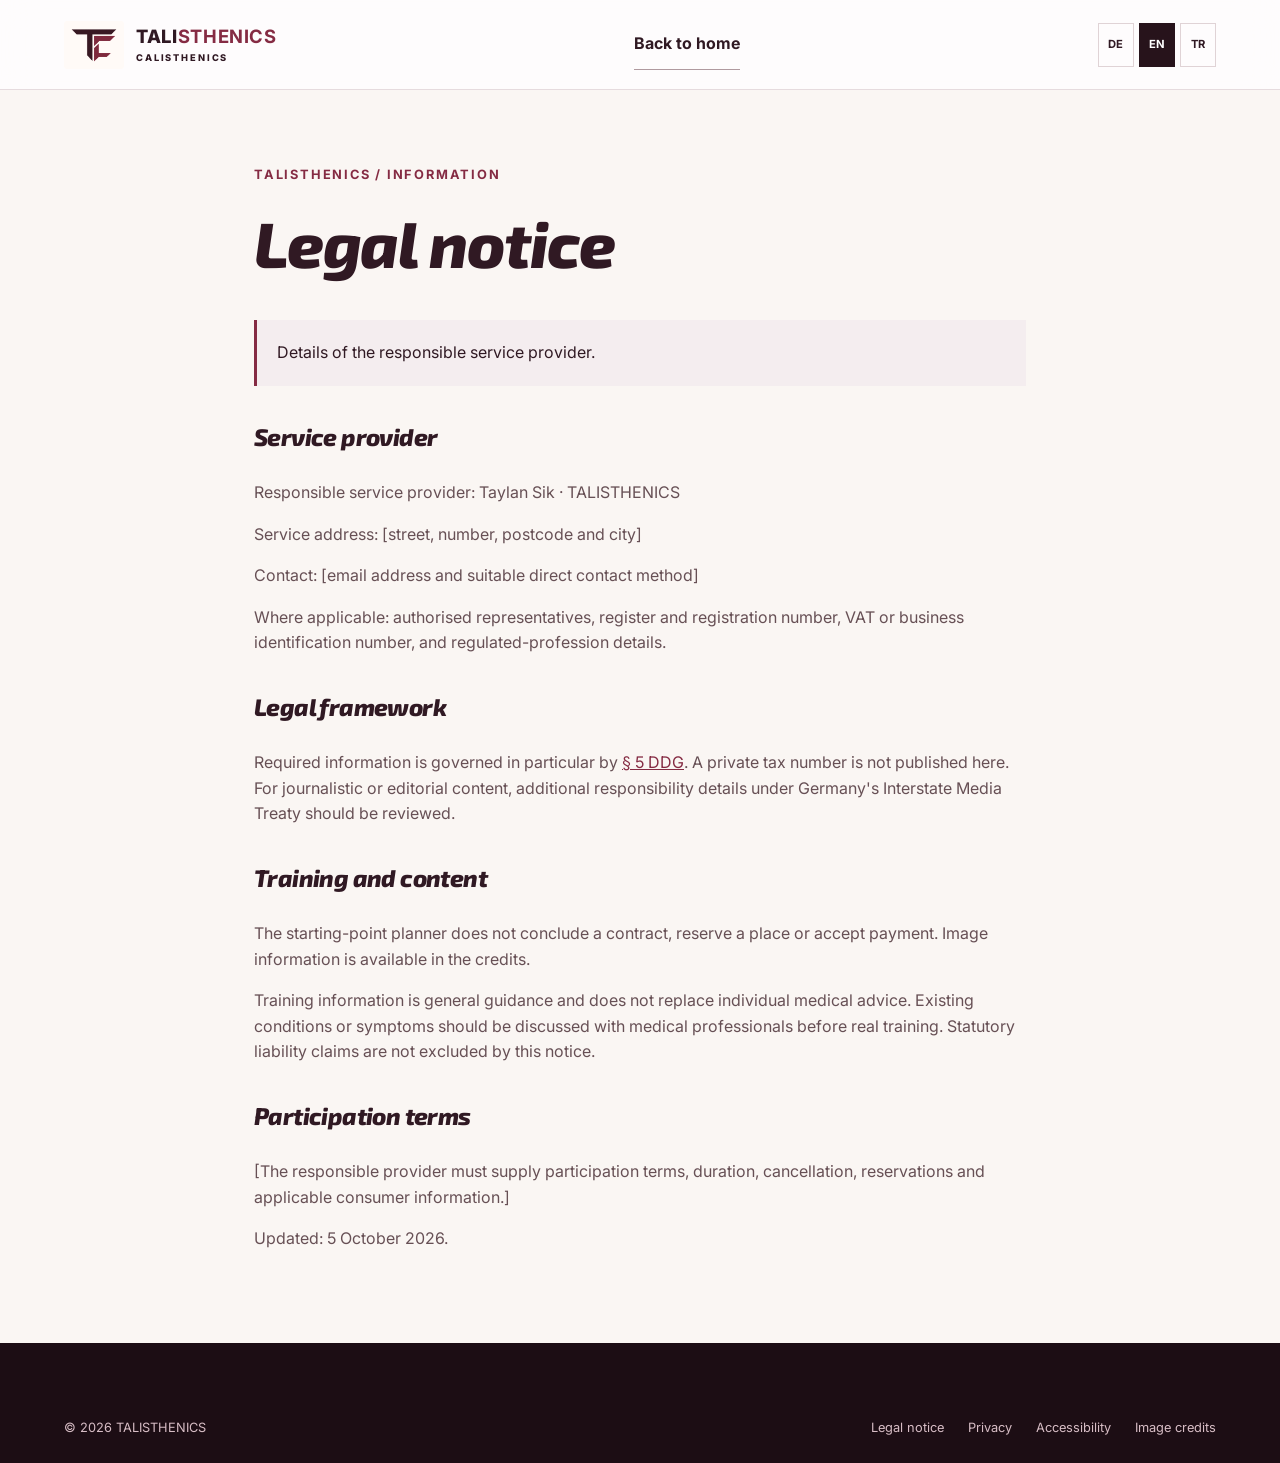
<file: en/impressum.html>
<!doctype html><html lang="en"><head><meta charset="utf-8"><meta name="viewport" content="width=device-width,initial-scale=1"><meta name="robots" content="noindex,nofollow"><meta name="referrer" content="strict-origin-when-cross-origin"><meta http-equiv="Content-Security-Policy" content="default-src &#x27;self&#x27;; script-src &#x27;none&#x27;; style-src &#x27;self&#x27;; img-src &#x27;self&#x27; data:; connect-src &#x27;none&#x27;; object-src &#x27;none&#x27;; base-uri &#x27;none&#x27;; form-action &#x27;none&#x27;; upgrade-insecure-requests"><title>Legal notice — TALISTHENICS</title><link rel="stylesheet" href="../style-brand19.css">
<link rel="stylesheet" href="../style-typography36.css?v=1"><link rel="alternate" hreflang="de" href="https://o-some.github.io/testkunde/impressum.html"><link rel="alternate" hreflang="en" href="https://o-some.github.io/testkunde/en/impressum.html"><link rel="alternate" hreflang="tr" href="https://o-some.github.io/testkunde/tr/impressum.html"><link rel="canonical" href="https://o-some.github.io/testkunde/en/impressum.html"><link rel="icon" href="../assets/talisthenics-tc-brand19.webp" type="image/webp"></head><body><a class="skip" href="#main">Skip to content</a><header><a class="brand" href="index.html"><img class="brand-mark" src="../assets/talisthenics-tc-brand19.webp" width="60" height="48" alt=""><span class="brand-word">TALI<strong>STHENICS</strong><small>CALISTHENICS</small></span></a><a class="text-link" href="index.html">Back to home</a><div class="language-switch" role="group" aria-label="Choose language"><a href="../impressum.html?v=brand19" lang="de" hreflang="de">DE</a><a href="impressum.html?v=brand19" lang="en" hreflang="en" aria-current="page">EN</a><a href="../tr/impressum.html?v=brand19" lang="tr" hreflang="tr">TR</a></div></header><main id="main" class="legal"><p class="eyebrow">TALISTHENICS / INFORMATION</p><h1>Legal notice</h1><div class="notice">Details of the responsible service provider.</div><h2>Service provider</h2><p>Responsible service provider: Taylan Sik · TALISTHENICS</p><p>Service address: [street, number, postcode and city]</p><p>Contact: [email address and suitable direct contact method]</p><p>Where applicable: authorised representatives, register and registration number, VAT or business identification number, and regulated-profession details.</p><h2>Legal framework</h2><p>Required information is governed in particular by <a href="https://www.gesetze-im-internet.de/ddg/__5.html" rel="noreferrer">§ 5 DDG</a>. A private tax number is not published here. For journalistic or editorial content, additional responsibility details under Germany&#x27;s Interstate Media Treaty should be reviewed.</p><h2>Training and content</h2><p>The starting-point planner does not conclude a contract, reserve a place or accept payment. Image information is available in the credits.</p><p>Training information is general guidance and does not replace individual medical advice. Existing conditions or symptoms should be discussed with medical professionals before real training. Statutory liability claims are not excluded by this notice.</p><h2>Participation terms</h2><p>[The responsible provider must supply participation terms, duration, cancellation, reservations and applicable consumer information.]</p><p>Updated: 5 October 2026.</p></main><footer><div class="footer-bottom"><span>© 2026 TALISTHENICS</span><div><a href="impressum.html">Legal notice</a><a href="datenschutz.html">Privacy</a><a href="barrierefreiheit.html">Accessibility</a><a href="bildnachweise.html">Image credits</a></div></div></footer></body></html>
</file>
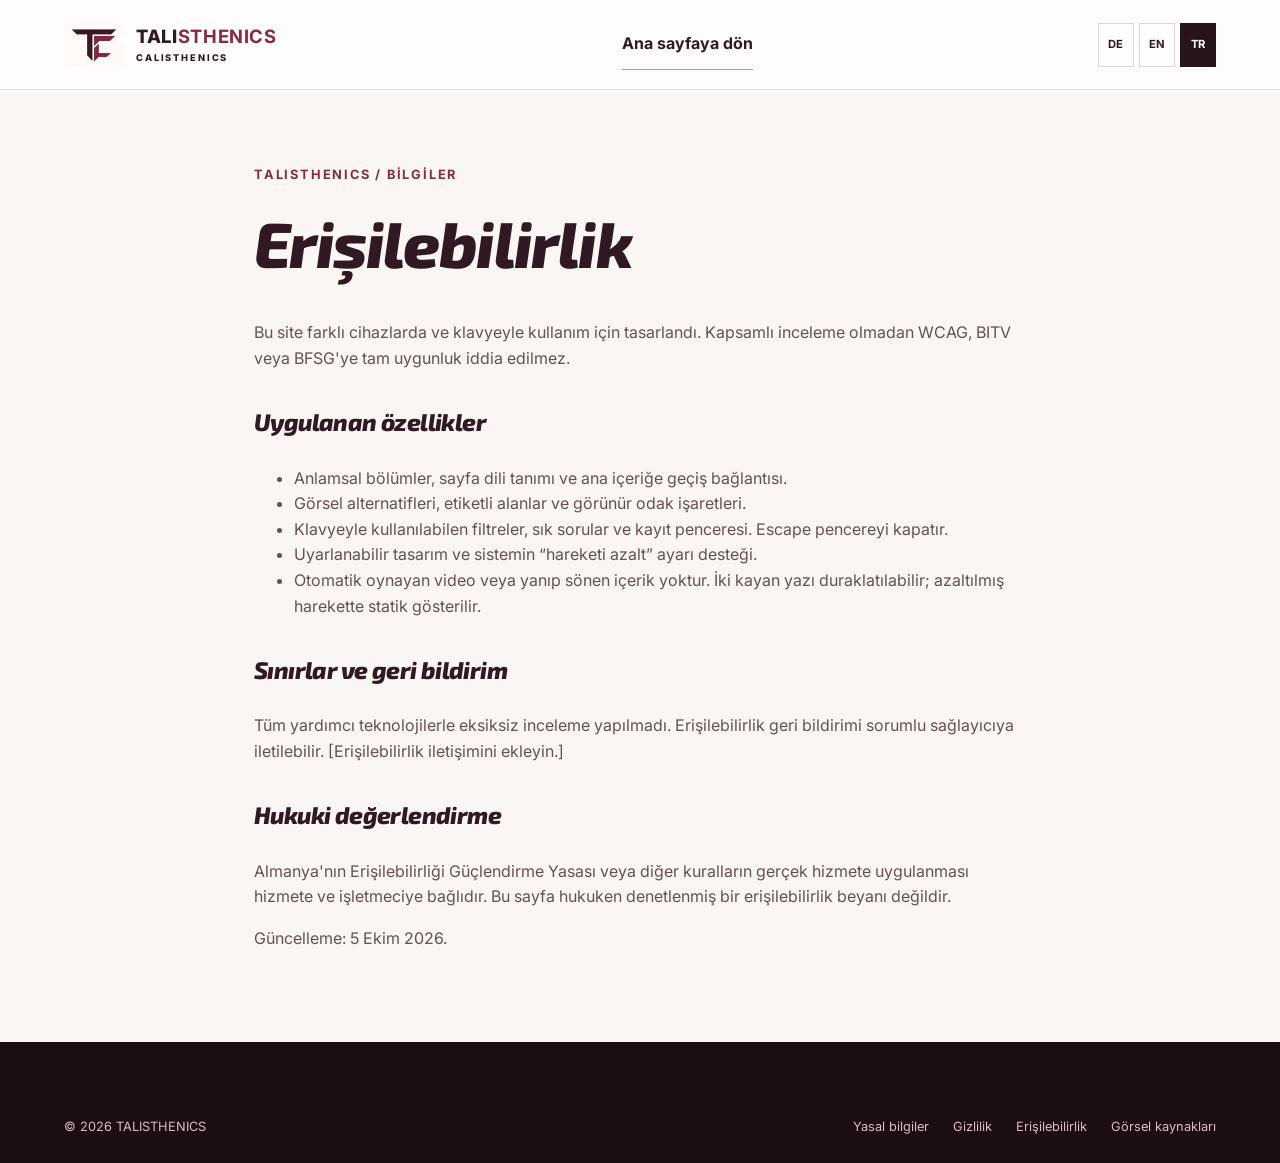
<file: tr/barrierefreiheit.html>
<!doctype html><html lang="tr"><head><meta charset="utf-8"><meta name="viewport" content="width=device-width,initial-scale=1"><meta name="robots" content="noindex,nofollow"><meta name="referrer" content="strict-origin-when-cross-origin"><meta http-equiv="Content-Security-Policy" content="default-src &#x27;self&#x27;; script-src &#x27;none&#x27;; style-src &#x27;self&#x27;; img-src &#x27;self&#x27; data:; connect-src &#x27;none&#x27;; object-src &#x27;none&#x27;; base-uri &#x27;none&#x27;; form-action &#x27;none&#x27;; upgrade-insecure-requests"><title>Erişilebilirlik — TALISTHENICS</title><link rel="stylesheet" href="../style-brand19.css">
<link rel="stylesheet" href="../style-typography36.css?v=1"><link rel="alternate" hreflang="de" href="https://o-some.github.io/testkunde/barrierefreiheit.html"><link rel="alternate" hreflang="en" href="https://o-some.github.io/testkunde/en/barrierefreiheit.html"><link rel="alternate" hreflang="tr" href="https://o-some.github.io/testkunde/tr/barrierefreiheit.html"><link rel="canonical" href="https://o-some.github.io/testkunde/tr/barrierefreiheit.html"><link rel="icon" href="../assets/talisthenics-tc-brand19.webp" type="image/webp"></head><body><a class="skip" href="#main">İçeriğe geç</a><header><a class="brand" href="index.html"><img class="brand-mark" src="../assets/talisthenics-tc-brand19.webp" width="60" height="48" alt=""><span class="brand-word">TALI<strong>STHENICS</strong><small>CALISTHENICS</small></span></a><a class="text-link" href="index.html">Ana sayfaya dön</a><div class="language-switch" role="group" aria-label="Dil seçimi"><a href="../barrierefreiheit.html?v=brand19" lang="de" hreflang="de">DE</a><a href="../en/barrierefreiheit.html?v=brand19" lang="en" hreflang="en">EN</a><a href="barrierefreiheit.html?v=brand19" lang="tr" hreflang="tr" aria-current="page">TR</a></div></header><main id="main" class="legal"><p class="eyebrow">TALISTHENICS / BİLGİLER</p><h1>Erişilebilirlik</h1><p>Bu site farklı cihazlarda ve klavyeyle kullanım için tasarlandı. Kapsamlı inceleme olmadan WCAG, BITV veya BFSG&#x27;ye tam uygunluk iddia edilmez.</p><h2>Uygulanan özellikler</h2><ul><li>Anlamsal bölümler, sayfa dili tanımı ve ana içeriğe geçiş bağlantısı.</li><li>Görsel alternatifleri, etiketli alanlar ve görünür odak işaretleri.</li><li>Klavyeyle kullanılabilen filtreler, sık sorular ve kayıt penceresi. Escape pencereyi kapatır.</li><li>Uyarlanabilir tasarım ve sistemin “hareketi azalt” ayarı desteği.</li><li>Otomatik oynayan video veya yanıp sönen içerik yoktur. İki kayan yazı duraklatılabilir; azaltılmış harekette statik gösterilir.</li></ul><h2>Sınırlar ve geri bildirim</h2><p>Tüm yardımcı teknolojilerle eksiksiz inceleme yapılmadı. Erişilebilirlik geri bildirimi sorumlu sağlayıcıya iletilebilir. [Erişilebilirlik iletişimini ekleyin.]</p><h2>Hukuki değerlendirme</h2><p>Almanya&#x27;nın Erişilebilirliği Güçlendirme Yasası veya diğer kuralların gerçek hizmete uygulanması hizmete ve işletmeciye bağlıdır. Bu sayfa hukuken denetlenmiş bir erişilebilirlik beyanı değildir.</p><p>Güncelleme: 5 Ekim 2026.</p></main><footer><div class="footer-bottom"><span>© 2026 TALISTHENICS</span><div><a href="impressum.html">Yasal bilgiler</a><a href="datenschutz.html">Gizlilik</a><a href="barrierefreiheit.html">Erişilebilirlik</a><a href="bildnachweise.html">Görsel kaynakları</a></div></div></footer></body></html>
</file>
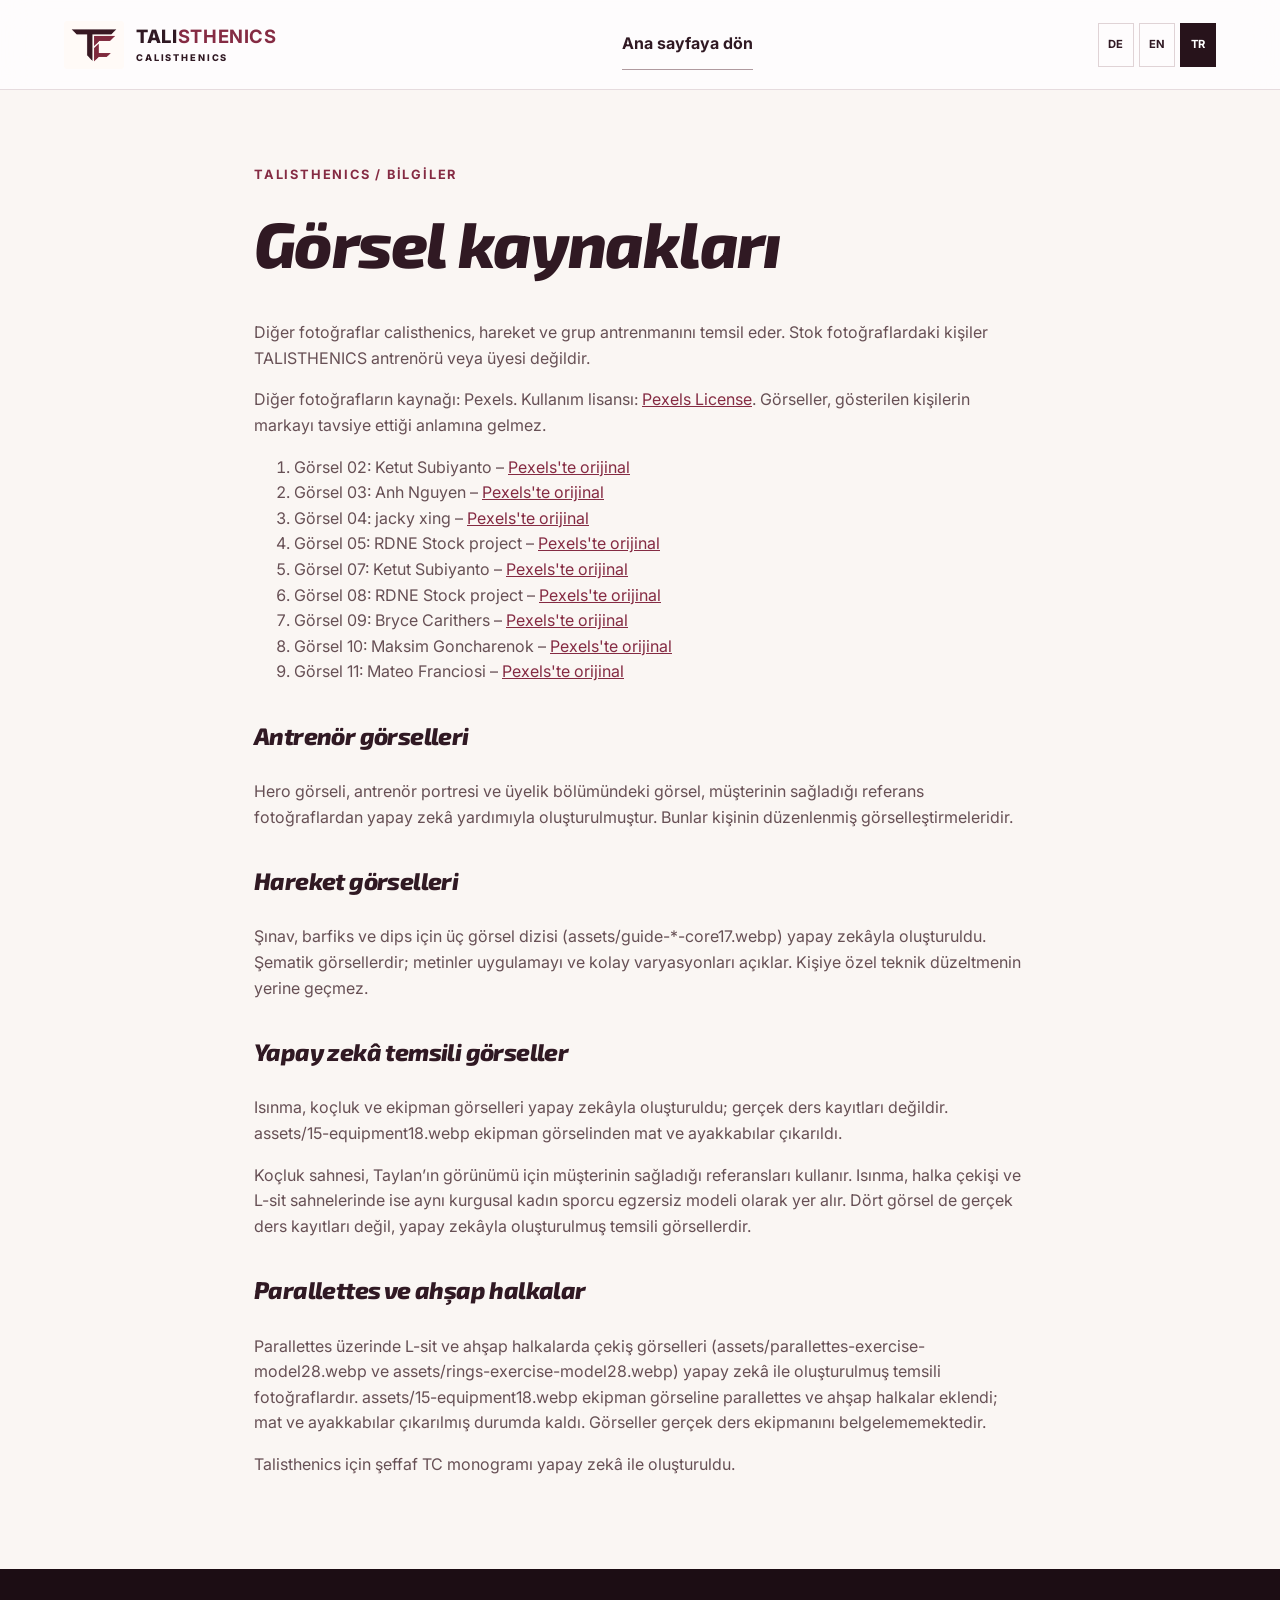
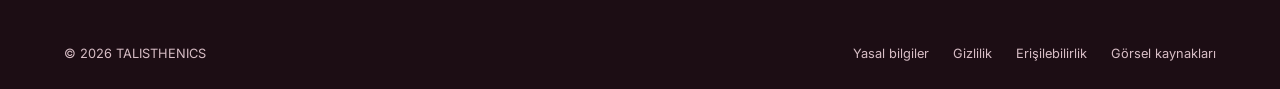
<file: tr/bildnachweise.html>
<!doctype html><html lang="tr"><head><meta charset="utf-8"><meta name="viewport" content="width=device-width,initial-scale=1"><meta name="robots" content="noindex,nofollow"><meta name="referrer" content="strict-origin-when-cross-origin"><meta http-equiv="Content-Security-Policy" content="default-src &#x27;self&#x27;; script-src &#x27;none&#x27;; style-src &#x27;self&#x27;; img-src &#x27;self&#x27; data:; connect-src &#x27;none&#x27;; object-src &#x27;none&#x27;; base-uri &#x27;none&#x27;; form-action &#x27;none&#x27;; upgrade-insecure-requests"><title>Görsel kaynakları — TALISTHENICS</title><link rel="stylesheet" href="../style-avatar20b.css?v=3">
<link rel="stylesheet" href="../style-typography36.css?v=1"><link rel="alternate" hreflang="de" href="https://o-some.github.io/testkunde/bildnachweise.html"><link rel="alternate" hreflang="en" href="https://o-some.github.io/testkunde/en/bildnachweise.html"><link rel="alternate" hreflang="tr" href="https://o-some.github.io/testkunde/tr/bildnachweise.html"><link rel="canonical" href="https://o-some.github.io/testkunde/tr/bildnachweise.html"><link rel="icon" href="../assets/talisthenics-tc-brand19.webp" type="image/webp"></head><body><a class="skip" href="#main">İçeriğe geç</a><header><a class="brand" href="index.html"><img class="brand-mark" src="../assets/talisthenics-tc-brand19.webp" width="60" height="48" alt=""><span class="brand-word">TALI<strong>STHENICS</strong><small>CALISTHENICS</small></span></a><a class="text-link" href="index.html">Ana sayfaya dön</a><div class="language-switch" role="group" aria-label="Dil seçimi"><a href="../bildnachweise.html?v=brand19" lang="de" hreflang="de">DE</a><a href="../en/bildnachweise.html?v=brand19" lang="en" hreflang="en">EN</a><a href="bildnachweise.html?v=brand19" lang="tr" hreflang="tr" aria-current="page">TR</a></div></header><main id="main" class="legal"><p class="eyebrow">TALISTHENICS / BİLGİLER</p><h1>Görsel kaynakları</h1><p>Diğer fotoğraflar calisthenics, hareket ve grup antrenmanını temsil eder. Stok fotoğraflardaki kişiler TALISTHENICS antrenörü veya üyesi değildir.</p><p>Diğer fotoğrafların kaynağı: Pexels. Kullanım lisansı: <a href="https://www.pexels.com/license/" rel="noreferrer">Pexels License</a>. Görseller, gösterilen kişilerin markayı tavsiye ettiği anlamına gelmez.</p><ol><li>Görsel 02: Ketut Subiyanto – <a href="https://www.pexels.com/photo/4803705/" rel="noreferrer">Pexels&#x27;te orijinal</a></li><li>Görsel 03: Anh Nguyen – <a href="https://www.pexels.com/photo/32189344/" rel="noreferrer">Pexels&#x27;te orijinal</a></li><li>Görsel 04: jacky xing – <a href="https://www.pexels.com/photo/29132146/" rel="noreferrer">Pexels&#x27;te orijinal</a></li><li>Görsel 05: RDNE Stock project – <a href="https://www.pexels.com/photo/5837202/" rel="noreferrer">Pexels&#x27;te orijinal</a></li><li>Görsel 07: Ketut Subiyanto – <a href="https://www.pexels.com/photo/4803720/" rel="noreferrer">Pexels&#x27;te orijinal</a></li><li>Görsel 08: RDNE Stock project – <a href="https://www.pexels.com/photo/5837200/" rel="noreferrer">Pexels&#x27;te orijinal</a></li><li>Görsel 09: Bryce Carithers – <a href="https://www.pexels.com/photo/9248599/" rel="noreferrer">Pexels&#x27;te orijinal</a></li><li>Görsel 10: Maksim Goncharenok – <a href="https://www.pexels.com/photo/4348653/" rel="noreferrer">Pexels&#x27;te orijinal</a></li><li>Görsel 11: Mateo Franciosi – <a href="https://www.pexels.com/photo/34852237/" rel="noreferrer">Pexels&#x27;te orijinal</a></li></ol><h2>Antrenör görselleri</h2><p>Hero görseli, antrenör portresi ve üyelik bölümündeki görsel, müşterinin sağladığı referans fotoğraflardan yapay zekâ yardımıyla oluşturulmuştur. Bunlar kişinin düzenlenmiş görselleştirmeleridir.</p><h2>Hareket görselleri</h2><p>Şınav, barfiks ve dips için üç görsel dizisi (assets/guide-*-core17.webp) yapay zekâyla oluşturuldu. Şematik görsellerdir; metinler uygulamayı ve kolay varyasyonları açıklar. Kişiye özel teknik düzeltmenin yerine geçmez.</p><h2>Yapay zekâ temsili görseller</h2><p>Isınma, koçluk ve ekipman görselleri yapay zekâyla oluşturuldu; gerçek ders kayıtları değildir. assets/15-equipment18.webp ekipman görselinden mat ve ayakkabılar çıkarıldı.</p><p>Koçluk sahnesi, Taylan’ın görünümü için müşterinin sağladığı referansları kullanır. Isınma, halka çekişi ve L-sit sahnelerinde ise aynı kurgusal kadın sporcu egzersiz modeli olarak yer alır. Dört görsel de gerçek ders kayıtları değil, yapay zekâyla oluşturulmuş temsili görsellerdir.</p><h2>Parallettes ve ahşap halkalar</h2><p>Parallettes üzerinde L-sit ve ahşap halkalarda çekiş görselleri (assets/parallettes-exercise-model28.webp ve assets/rings-exercise-model28.webp) yapay zekâ ile oluşturulmuş temsili fotoğraflardır. assets/15-equipment18.webp ekipman görseline parallettes ve ahşap halkalar eklendi; mat ve ayakkabılar çıkarılmış durumda kaldı. Görseller gerçek ders ekipmanını belgelememektedir.</p><p>Talisthenics için şeffaf TC monogramı yapay zekâ ile oluşturuldu.</p></main><footer><div class="footer-bottom"><span>© 2026 TALISTHENICS</span><div><a href="impressum.html">Yasal bilgiler</a><a href="datenschutz.html">Gizlilik</a><a href="barrierefreiheit.html">Erişilebilirlik</a><a href="bildnachweise.html">Görsel kaynakları</a></div></div></footer></body></html>
</file>
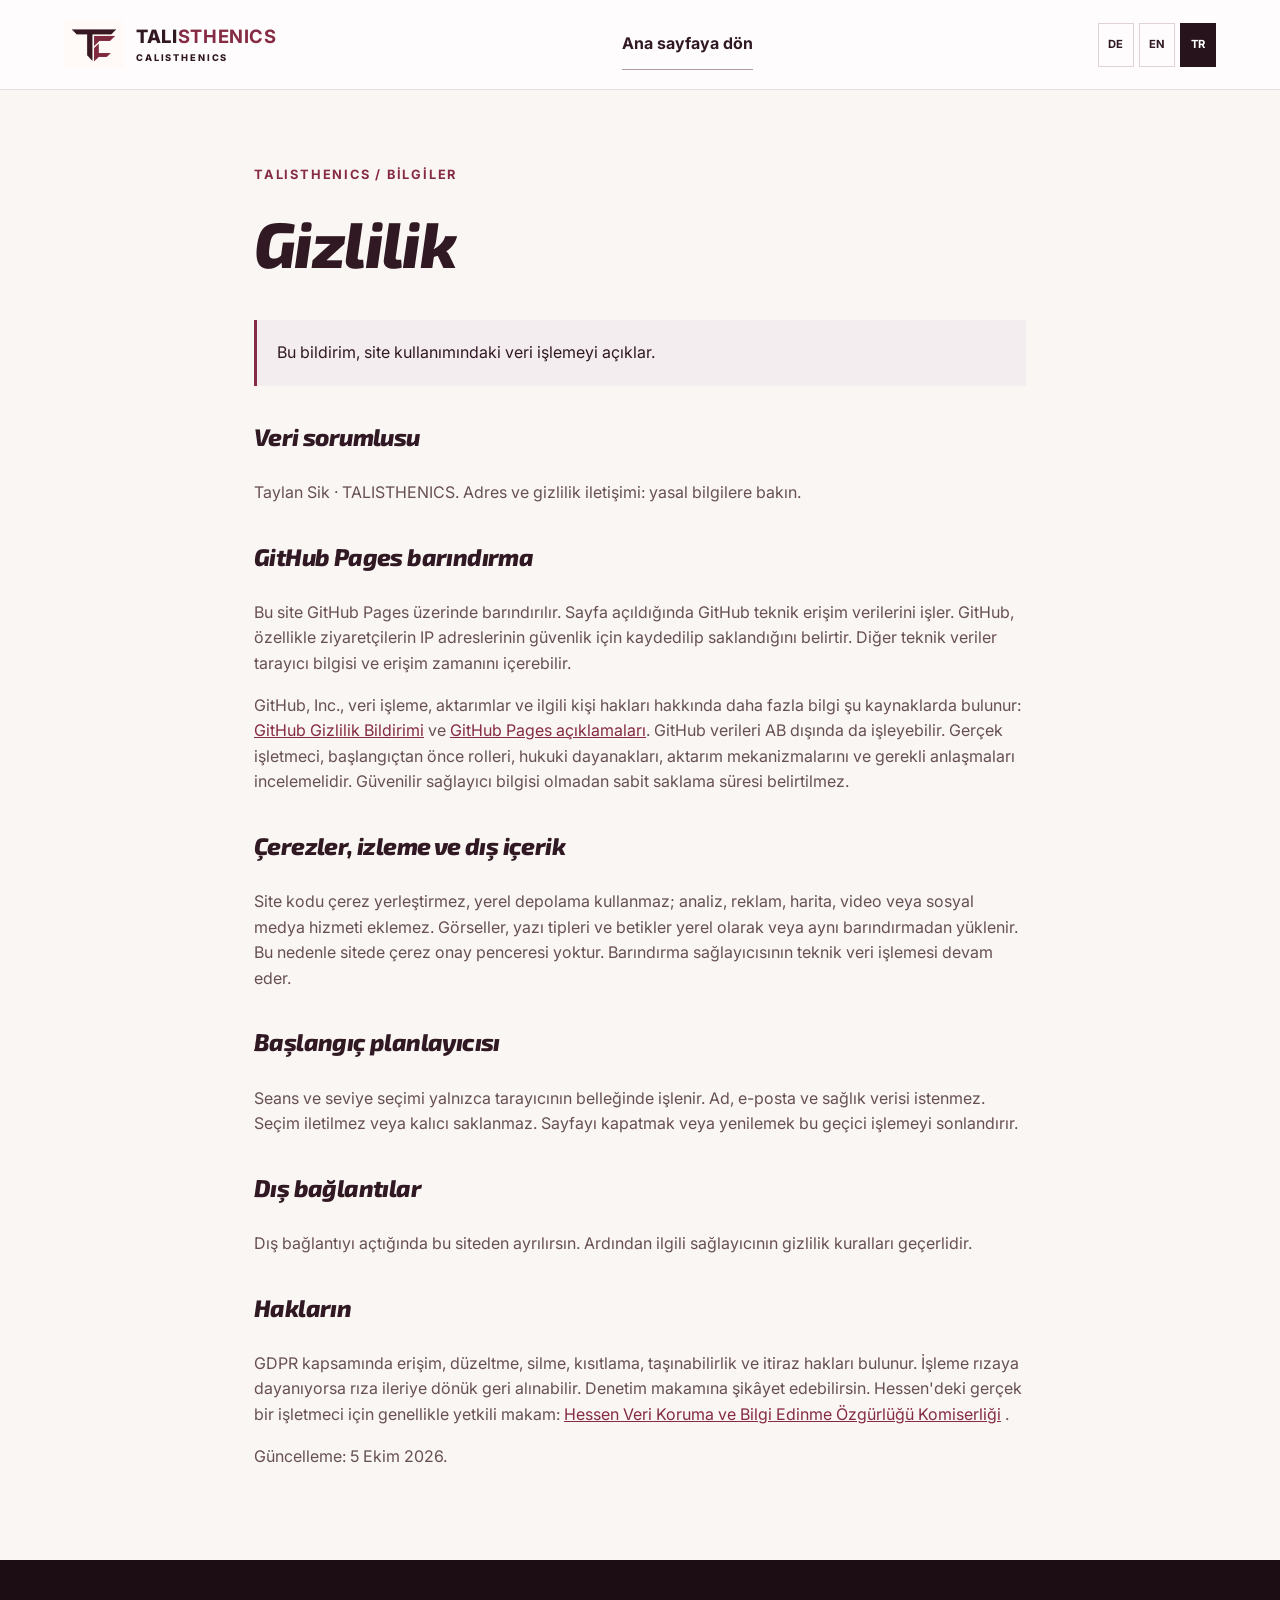
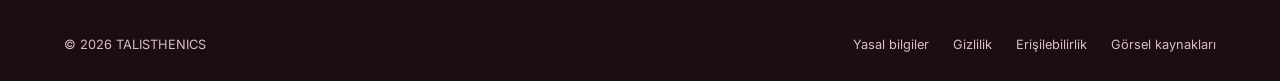
<file: tr/datenschutz.html>
<!doctype html><html lang="tr"><head><meta charset="utf-8"><meta name="viewport" content="width=device-width,initial-scale=1"><meta name="robots" content="noindex,nofollow"><meta name="referrer" content="strict-origin-when-cross-origin"><meta http-equiv="Content-Security-Policy" content="default-src &#x27;self&#x27;; script-src &#x27;none&#x27;; style-src &#x27;self&#x27;; img-src &#x27;self&#x27; data:; connect-src &#x27;none&#x27;; object-src &#x27;none&#x27;; base-uri &#x27;none&#x27;; form-action &#x27;none&#x27;; upgrade-insecure-requests"><title>Gizlilik — TALISTHENICS</title><link rel="stylesheet" href="../style-brand19.css">
<link rel="stylesheet" href="../style-typography36.css?v=1"><link rel="alternate" hreflang="de" href="https://o-some.github.io/testkunde/datenschutz.html"><link rel="alternate" hreflang="en" href="https://o-some.github.io/testkunde/en/datenschutz.html"><link rel="alternate" hreflang="tr" href="https://o-some.github.io/testkunde/tr/datenschutz.html"><link rel="canonical" href="https://o-some.github.io/testkunde/tr/datenschutz.html"><link rel="icon" href="../assets/talisthenics-tc-brand19.webp" type="image/webp"></head><body><a class="skip" href="#main">İçeriğe geç</a><header><a class="brand" href="index.html"><img class="brand-mark" src="../assets/talisthenics-tc-brand19.webp" width="60" height="48" alt=""><span class="brand-word">TALI<strong>STHENICS</strong><small>CALISTHENICS</small></span></a><a class="text-link" href="index.html">Ana sayfaya dön</a><div class="language-switch" role="group" aria-label="Dil seçimi"><a href="../datenschutz.html?v=brand19" lang="de" hreflang="de">DE</a><a href="../en/datenschutz.html?v=brand19" lang="en" hreflang="en">EN</a><a href="datenschutz.html?v=brand19" lang="tr" hreflang="tr" aria-current="page">TR</a></div></header><main id="main" class="legal"><p class="eyebrow">TALISTHENICS / BİLGİLER</p><h1>Gizlilik</h1><div class="notice">Bu bildirim, site kullanımındaki veri işlemeyi açıklar.</div><h2>Veri sorumlusu</h2><p>Taylan Sik · TALISTHENICS. Adres ve gizlilik iletişimi: yasal bilgilere bakın.</p><h2>GitHub Pages barındırma</h2><p>Bu site GitHub Pages üzerinde barındırılır. Sayfa açıldığında GitHub teknik erişim verilerini işler. GitHub, özellikle ziyaretçilerin IP adreslerinin güvenlik için kaydedilip saklandığını belirtir. Diğer teknik veriler tarayıcı bilgisi ve erişim zamanını içerebilir.</p><p>GitHub, Inc., veri işleme, aktarımlar ve ilgili kişi hakları hakkında daha fazla bilgi şu kaynaklarda bulunur: <a href="https://docs.github.com/en/site-policy/privacy-policies/github-general-privacy-statement" rel="noreferrer">GitHub Gizlilik Bildirimi</a> ve <a href="https://docs.github.com/en/pages/getting-started-with-github-pages/what-is-github-pages" rel="noreferrer">GitHub Pages açıklamaları</a>. GitHub verileri AB dışında da işleyebilir. Gerçek işletmeci, başlangıçtan önce rolleri, hukuki dayanakları, aktarım mekanizmalarını ve gerekli anlaşmaları incelemelidir. Güvenilir sağlayıcı bilgisi olmadan sabit saklama süresi belirtilmez.</p><h2>Çerezler, izleme ve dış içerik</h2><p>Site kodu çerez yerleştirmez, yerel depolama kullanmaz; analiz, reklam, harita, video veya sosyal medya hizmeti eklemez. Görseller, yazı tipleri ve betikler yerel olarak veya aynı barındırmadan yüklenir. Bu nedenle sitede çerez onay penceresi yoktur. Barındırma sağlayıcısının teknik veri işlemesi devam eder.</p><h2>Başlangıç planlayıcısı</h2><p>Seans ve seviye seçimi yalnızca tarayıcının belleğinde işlenir. Ad, e-posta ve sağlık verisi istenmez. Seçim iletilmez veya kalıcı saklanmaz. Sayfayı kapatmak veya yenilemek bu geçici işlemeyi sonlandırır.</p><h2>Dış bağlantılar</h2><p>Dış bağlantıyı açtığında bu siteden ayrılırsın. Ardından ilgili sağlayıcının gizlilik kuralları geçerlidir.</p><h2>Hakların</h2><p>GDPR kapsamında erişim, düzeltme, silme, kısıtlama, taşınabilirlik ve itiraz hakları bulunur. İşleme rızaya dayanıyorsa rıza ileriye dönük geri alınabilir. Denetim makamına şikâyet edebilirsin. Hessen&#x27;deki gerçek bir işletmeci için genellikle yetkili makam: <a href="https://datenschutz.hessen.de/" rel="noreferrer">Hessen Veri Koruma ve Bilgi Edinme Özgürlüğü Komiserliği</a> .</p><p>Güncelleme: 5 Ekim 2026.</p></main><footer><div class="footer-bottom"><span>© 2026 TALISTHENICS</span><div><a href="impressum.html">Yasal bilgiler</a><a href="datenschutz.html">Gizlilik</a><a href="barrierefreiheit.html">Erişilebilirlik</a><a href="bildnachweise.html">Görsel kaynakları</a></div></div></footer></body></html>
</file>
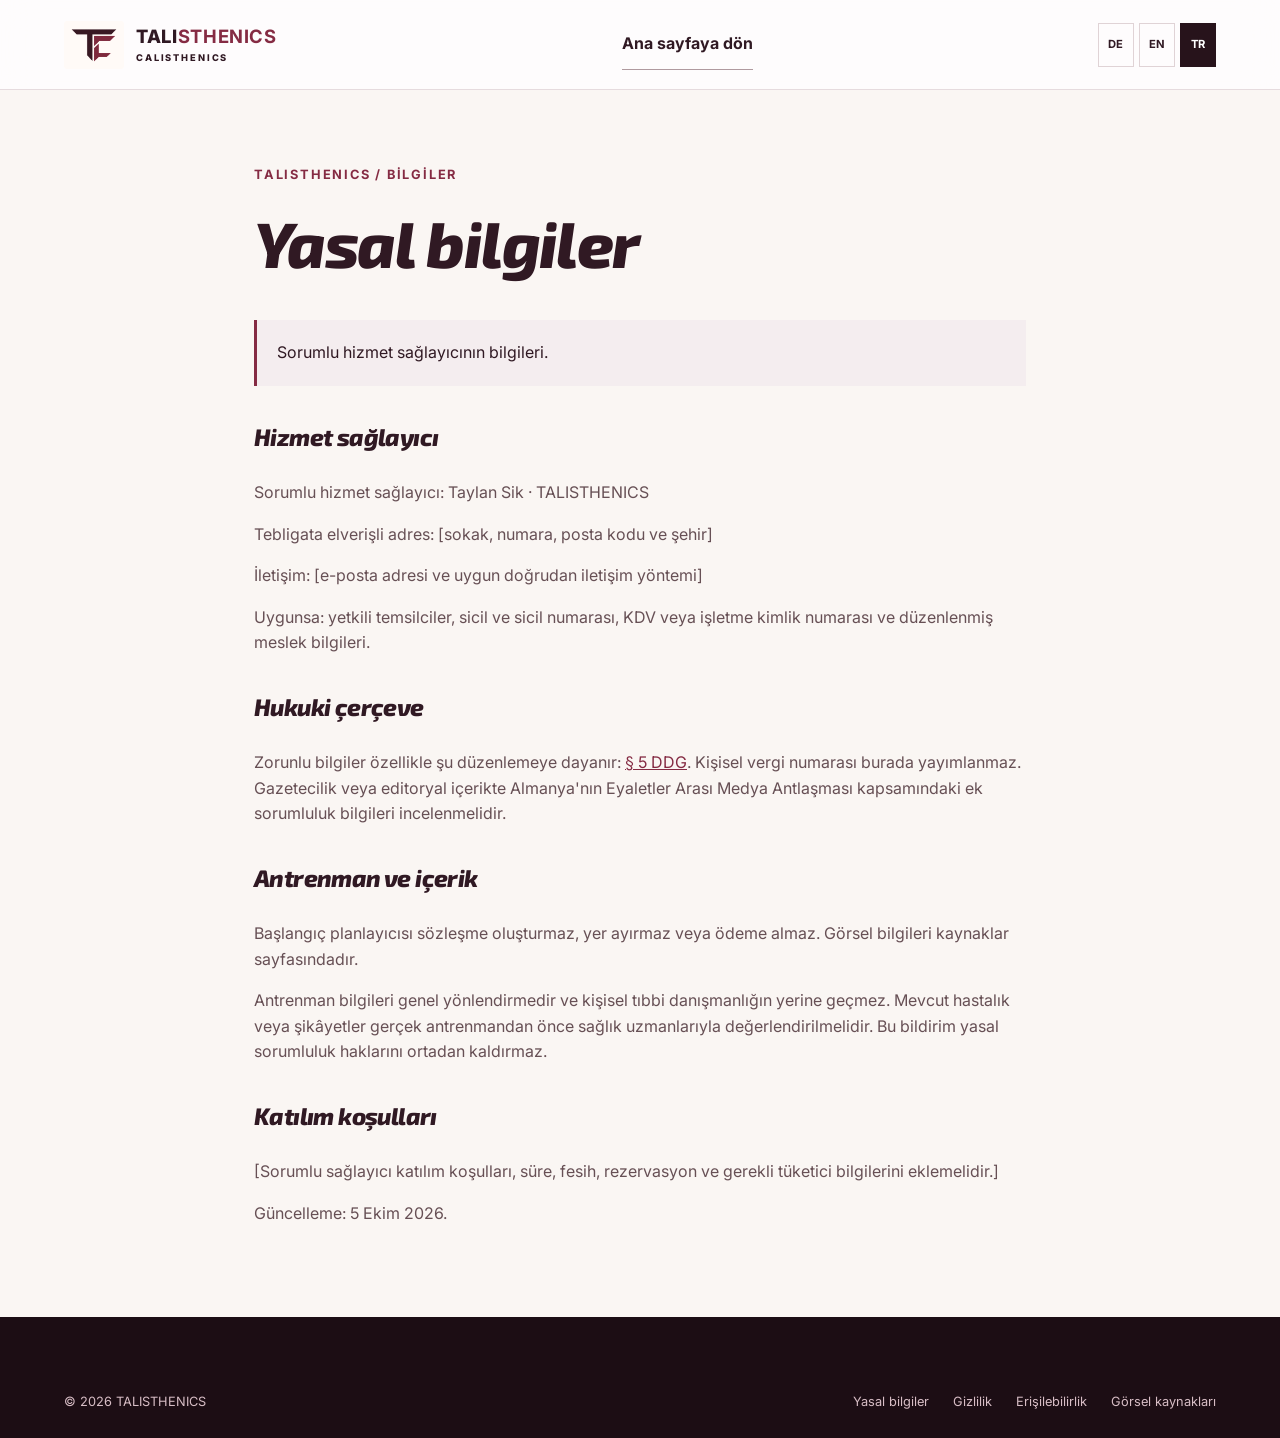
<file: tr/impressum.html>
<!doctype html><html lang="tr"><head><meta charset="utf-8"><meta name="viewport" content="width=device-width,initial-scale=1"><meta name="robots" content="noindex,nofollow"><meta name="referrer" content="strict-origin-when-cross-origin"><meta http-equiv="Content-Security-Policy" content="default-src &#x27;self&#x27;; script-src &#x27;none&#x27;; style-src &#x27;self&#x27;; img-src &#x27;self&#x27; data:; connect-src &#x27;none&#x27;; object-src &#x27;none&#x27;; base-uri &#x27;none&#x27;; form-action &#x27;none&#x27;; upgrade-insecure-requests"><title>Yasal bilgiler — TALISTHENICS</title><link rel="stylesheet" href="../style-brand19.css">
<link rel="stylesheet" href="../style-typography36.css?v=1"><link rel="alternate" hreflang="de" href="https://o-some.github.io/testkunde/impressum.html"><link rel="alternate" hreflang="en" href="https://o-some.github.io/testkunde/en/impressum.html"><link rel="alternate" hreflang="tr" href="https://o-some.github.io/testkunde/tr/impressum.html"><link rel="canonical" href="https://o-some.github.io/testkunde/tr/impressum.html"><link rel="icon" href="../assets/talisthenics-tc-brand19.webp" type="image/webp"></head><body><a class="skip" href="#main">İçeriğe geç</a><header><a class="brand" href="index.html"><img class="brand-mark" src="../assets/talisthenics-tc-brand19.webp" width="60" height="48" alt=""><span class="brand-word">TALI<strong>STHENICS</strong><small>CALISTHENICS</small></span></a><a class="text-link" href="index.html">Ana sayfaya dön</a><div class="language-switch" role="group" aria-label="Dil seçimi"><a href="../impressum.html?v=brand19" lang="de" hreflang="de">DE</a><a href="../en/impressum.html?v=brand19" lang="en" hreflang="en">EN</a><a href="impressum.html?v=brand19" lang="tr" hreflang="tr" aria-current="page">TR</a></div></header><main id="main" class="legal"><p class="eyebrow">TALISTHENICS / BİLGİLER</p><h1>Yasal bilgiler</h1><div class="notice">Sorumlu hizmet sağlayıcının bilgileri.</div><h2>Hizmet sağlayıcı</h2><p>Sorumlu hizmet sağlayıcı: Taylan Sik · TALISTHENICS</p><p>Tebligata elverişli adres: [sokak, numara, posta kodu ve şehir]</p><p>İletişim: [e-posta adresi ve uygun doğrudan iletişim yöntemi]</p><p>Uygunsa: yetkili temsilciler, sicil ve sicil numarası, KDV veya işletme kimlik numarası ve düzenlenmiş meslek bilgileri.</p><h2>Hukuki çerçeve</h2><p>Zorunlu bilgiler özellikle şu düzenlemeye dayanır: <a href="https://www.gesetze-im-internet.de/ddg/__5.html" rel="noreferrer">§ 5 DDG</a>. Kişisel vergi numarası burada yayımlanmaz. Gazetecilik veya editoryal içerikte Almanya&#x27;nın Eyaletler Arası Medya Antlaşması kapsamındaki ek sorumluluk bilgileri incelenmelidir.</p><h2>Antrenman ve içerik</h2><p>Başlangıç planlayıcısı sözleşme oluşturmaz, yer ayırmaz veya ödeme almaz. Görsel bilgileri kaynaklar sayfasındadır.</p><p>Antrenman bilgileri genel yönlendirmedir ve kişisel tıbbi danışmanlığın yerine geçmez. Mevcut hastalık veya şikâyetler gerçek antrenmandan önce sağlık uzmanlarıyla değerlendirilmelidir. Bu bildirim yasal sorumluluk haklarını ortadan kaldırmaz.</p><h2>Katılım koşulları</h2><p>[Sorumlu sağlayıcı katılım koşulları, süre, fesih, rezervasyon ve gerekli tüketici bilgilerini eklemelidir.]</p><p>Güncelleme: 5 Ekim 2026.</p></main><footer><div class="footer-bottom"><span>© 2026 TALISTHENICS</span><div><a href="impressum.html">Yasal bilgiler</a><a href="datenschutz.html">Gizlilik</a><a href="barrierefreiheit.html">Erişilebilirlik</a><a href="bildnachweise.html">Görsel kaynakları</a></div></div></footer></body></html>
</file>
<file: style-avatar20b.css>
:root{--bg:#111310;--surface:#1c201a;--accent-light:#c2f542;--text:#f5f6ef;--muted:#b9c0b2;--line:#3c4237}*{box-sizing:border-box}html{scroll-behavior:smooth;scroll-padding-top:110px}body{margin:0;background:var(--bg);color:var(--text);font-family:Arial,Helvetica,sans-serif;font-size:16px;line-height:1.6}button,input,select{font:inherit}button,a{-webkit-tap-highlight-color:transparent}a{color:inherit;text-decoration:none}button{cursor:pointer}button:focus-visible,a:focus-visible,summary:focus-visible,select:focus-visible{outline:3px solid var(--accent-light);outline-offset:5px}img{display:block;max-width:100%;object-fit:cover}h1,h2,h3,p{margin-top:0}h1,h2{font-family:Impact,'Arial Narrow',Arial,sans-serif;font-weight:900;letter-spacing:-.025em;line-height:1.02}h2{font-size:clamp(2.6rem,5.3vw,5.4rem);margin-bottom:28px}h3{font-size:1.7rem;line-height:1.2}em{font-style:normal;color:var(--accent-light)}.eyebrow{font-size:.8rem;font-weight:700;letter-spacing:.17em;margin-bottom:24px}.button{border:1px solid var(--accent-light);background:var(--accent-light);color:#14180f;font-weight:700;display:inline-flex;align-items:center;justify-content:center;padding:17px 27px;border-radius:4px;min-height:52px;transition:background .2s,transform .2s}.button:hover{background:#d6ff79;transform:translateY(-3px)}.button.small{font-size:.875rem;padding:11px 20px;min-height:44px}.button.dark{background:var(--bg);border-color:var(--bg);color:white}.text-link{display:inline-flex;gap:28px;align-items:center;font-weight:bold;padding:12px 0;border-bottom:1px solid #67715b}.text-link span{color:var(--accent-light);font-size:1.5rem}.fine{color:var(--muted);font-size:.875rem;line-height:1.65}.skip{position:fixed;left:12px;top:-80px;z-index:100;background:var(--accent-light);color:black;padding:15px}.skip:focus{top:8px}.demo{height:32px;background:var(--accent-light);color:#14180f;padding:5px 5%;font-size:.75rem;letter-spacing:.1em;font-weight:bold;display:flex;justify-content:space-between}.demo span{letter-spacing:0;font-weight:normal}header{height:90px;display:flex;align-items:center;justify-content:space-between;padding:0 5%;position:sticky;top:0;background:#111310f5;backdrop-filter:blur(16px);z-index:20;border-bottom:1px solid #ffffff13}.brand{display:flex;align-items:center;font-size:2.2rem;font-weight:900;letter-spacing:-.08em;line-height:1}.brand-icon{color:var(--accent-light);margin:0 2px}.brand small{font-size:.65rem;letter-spacing:.12em;margin-left:16px;line-height:1.5}.brand small:first-line{font-size:.85rem}header nav{display:flex;gap:28px;font-size:.875rem}header nav a:hover{color:var(--accent-light)}.menu{display:none;background:none;border:1px solid var(--line);color:white;border-radius:4px;min-height:44px;min-width:44px;font-size:1.3rem}#mobile-nav{position:fixed;top:90px;background:var(--surface);padding:24px;width:100%;z-index:21}#mobile-nav a{display:block;padding:12px}.hero{height:min(820px,calc(100svh - 90px));min-height:660px;position:relative;overflow:hidden}.hero>img{position:absolute;width:100%;height:100%;object-position:center 43%;animation:hero-in 1.4s ease both}.hero-shade{position:absolute;inset:0;background:linear-gradient(90deg,#0a0d0af2 0%,#0a0d0abb 40%,#0a0d0a20 78%),linear-gradient(0deg,#111310c0,transparent 40%)}.hero-content{position:relative;height:100%;padding:70px 5% 30px;display:flex;flex-direction:column;align-items:flex-start;justify-content:center}.hero h1{font-size:clamp(4.5rem,8.2vw,9rem);margin-bottom:28px}.hero-copy{font-size:1.125rem;color:#e0e4d9;line-height:1.65;max-width:470px}.actions{display:flex;align-items:center;gap:32px;margin-top:15px}.hero-bottom{margin-top:auto;display:flex;justify-content:space-between;width:100%;font-size:.7rem;letter-spacing:.13em;color:#d0d6c8;padding-top:40px}.hero-stamp{position:absolute;right:6%;bottom:105px;background:var(--accent-light);color:#111310;width:126px;height:126px;border-radius:50%;display:flex;flex-direction:column;align-items:center;justify-content:center;transform:rotate(9deg);box-shadow:0 10px 40px #0004}.hero-stamp strong{font-size:2.2rem;line-height:1.2}.hero-stamp span{font-size:.7rem;letter-spacing:.1em}.stats{display:grid;grid-template-columns:repeat(4,1fr);padding:40px 5%;border-bottom:1px solid var(--line);gap:24px}.stats div{border-right:1px solid var(--line);display:flex;flex-direction:column}.stats div:last-child{border:0}.stats strong{font-size:2.8rem;line-height:1.2}.stats span{color:var(--muted);font-size:.875rem;margin-top:10px}.section{padding:110px 5%;max-width:1600px;margin:auto;scroll-margin-top:10px}.section-head{max-width:940px;margin-bottom:50px}.section-head>p:last-child{max-width:590px;color:var(--muted);font-size:1.125rem}.training-grid{display:grid;grid-template-columns:repeat(3,1fr);gap:22px}.training-card{position:relative;height:520px;overflow:hidden;border-radius:5px}.training-card img{width:100%;height:100%;transition:transform .7s;filter:saturate(.65)}.training-card:hover img{transform:scale(1.05)}.training-card:after{content:'';position:absolute;inset:0;background:linear-gradient(0deg,#000e,transparent 85%)}.training-card>div{position:absolute;bottom:30px;left:30px;right:28px;z-index:1}.training-card span{color:var(--accent-light);font-size:.75rem;letter-spacing:.13em}.training-card h3{margin:14px 0}.training-card p{font-size:1rem;color:#e1e4dc;margin:0}.manifesto{display:grid;grid-template-columns:1.1fr 1fr;background:var(--accent-light);color:var(--bg)}.manifesto>div{padding:90px 9%}.manifesto h2{font-size:clamp(3.5rem,6vw,6rem)}.manifesto em{color:#4a601b}.manifesto img{height:100%;width:100%;max-height:620px;filter:grayscale(1)}.manifesto p:not(.eyebrow){font-size:1.125rem}.coach{display:grid;grid-template-columns:1fr 1fr;gap:9%;align-items:center}.coach-image{position:relative}.coach-image img{height:660px;width:100%;filter:saturate(.7);border-radius:5px}.coach-image span{position:absolute;bottom:18px;left:18px;font-size:.7rem;letter-spacing:.07em;background:#111d;padding:7px 10px}.coach>div>p:not(.eyebrow){color:var(--muted)}.coach .lead{font-size:1.5rem;color:var(--text)}.coach-note{font-size:.875rem;border-left:2px solid var(--accent-light);padding:8px 18px;margin:26px 0;color:var(--muted)}.schedule{background:var(--surface);max-width:none}.schedule-tools{display:flex;gap:10px;flex-wrap:wrap;margin-bottom:32px}.filter{padding:10px 20px;border:1px solid #727c67;color:var(--text);background:transparent;border-radius:30px;min-height:44px}.filter.active{background:var(--accent-light);border-color:var(--accent-light);color:var(--bg)}.sessions{border-top:1px solid var(--line)}.session{display:grid;grid-template-columns:200px 1fr auto;gap:35px;align-items:center;border-bottom:1px solid var(--line);padding:36px 0}.session[hidden]{display:none}.day{font-family:Impact,Arial,sans-serif;font-size:3.6rem;line-height:1}.day span{display:block;font: .875rem Arial,sans-serif;color:var(--muted);margin-top:12px}.tag{font-size:.75rem;font-weight:bold;letter-spacing:.1em;color:var(--accent-light)}.session h3{margin:10px 0}.session p{margin:0;color:var(--muted)}.session-button{background:transparent;border:0;color:var(--text);padding:15px;min-height:48px;font-weight:bold}.session-button span{margin-left:22px;color:var(--accent-light);font-size:1.4rem}.schedule>.fine{margin-top:26px;max-width:780px}.gallery{display:grid;grid-template-columns:repeat(4,1fr);gap:20px}.gallery figure{margin:0;position:relative;height:330px;overflow:hidden;border-radius:5px}.gallery .wide{grid-column:span 2}.gallery img{width:100%;height:100%;filter:saturate(.6);transition:transform .7s}.gallery figure:hover img{transform:scale(1.06)}.gallery figcaption{position:absolute;bottom:0;padding:36px 20px 16px;width:100%;font-size:.875rem;background:linear-gradient(transparent,#000c)}.experience>.fine{margin-top:25px}.pricing{display:grid;grid-template-columns:1.2fr 1fr;gap:10%;background:var(--surface);max-width:none;align-items:center}.pricing>div>p:not(.eyebrow){color:var(--muted);max-width:520px;font-size:1.125rem}.price-image{height:240px;width:100%;margin-top:30px;border-radius:5px;filter:grayscale(.6)}.price-card{padding:45px;border:1px solid #717d5d;border-radius:8px;background:var(--bg)}.price{font-family:Impact,Arial,sans-serif;font-size:8rem;line-height:1.15;margin-top:20px}.price span{color:var(--accent-light);font-size:4rem}.price-period{color:var(--muted);font-size:.875rem}.price-card ul{list-style:none;padding:20px 0;margin:0 0 20px;border-top:1px solid var(--line)}.price-card li{padding:10px 0;display:flex;gap:14px}.price-card li:before{content:'✓';color:var(--accent-light)}.price-card .button{width:100%}.price-card .fine{margin:20px 0 0}.faq{display:grid;grid-template-columns:1fr 1fr;gap:6%}.faq h2{font-size:clamp(2.6rem,4vw,4.5rem)}details{border-bottom:1px solid var(--line);padding:23px 0}summary{cursor:pointer;font-size:1.125rem;font-weight:bold;list-style:none;display:flex;justify-content:space-between;gap:18px}summary::-webkit-details-marker{display:none}summary:after{content:'+';color:var(--accent-light);font-size:1.5rem;line-height:1}details[open] summary:after{content:'−'}details p{color:var(--muted);margin:18px 30px 0 0}.final-cta{text-align:center;padding:110px 5%;border-top:1px solid var(--line);background:radial-gradient(ellipse at 50% 100%,#29311b,transparent 65%)}.final-cta h2{font-size:clamp(3rem,6.4vw,6.5rem)}.final-cta>span{display:block;color:var(--muted);font-size:.875rem;margin-top:25px}footer{padding:50px 5% 25px;background:#0b0d0a}.footer-top,.footer-bottom{display:flex;justify-content:space-between;gap:25px}.footer-top{padding-bottom:35px;border-bottom:1px solid var(--line)}.footer-top p{color:var(--muted);font-size:.875rem}.footer-bottom{padding-top:25px;font-size:.8rem;color:var(--muted)}.footer-bottom>div{display:flex;gap:24px;flex-wrap:wrap}footer a:hover{color:var(--accent-light)}dialog{background:var(--surface);color:var(--text);border:1px solid var(--line);padding:45px;max-width:560px;width:calc(100% - 32px);max-height:90svh;border-radius:8px;overflow:auto}dialog::backdrop{background:#000c;backdrop-filter:blur(8px)}dialog h2{font-size:2.8rem}dialog .close{position:absolute;top:10px;right:12px;background:transparent;color:white;border:0;font-size:2rem;width:44px;height:44px}dialog p{color:var(--muted)}dialog label{display:block;margin:18px 0 8px;font-weight:bold;font-size:.875rem}select{width:100%;background:var(--bg);color:var(--text);border:1px solid #79806e;padding:13px;border-radius:4px}form .button{width:100%;margin-top:25px}#booking-result{padding:24px;border:1px solid var(--accent-light);border-radius:4px;color:var(--text);margin:20px 0}.legal{max-width:900px;padding:75px 5%;margin:auto;min-height:70vh}.legal h1{font-size:clamp(2.5rem,5vw,4.5rem)}.legal h2{font:700 1.5rem Arial,sans-serif;margin-top:35px;line-height:1.3}.legal p,.legal li{color:var(--muted)}.legal a{text-decoration:underline;color:var(--accent-light);overflow-wrap:anywhere}.legal .notice{padding:20px;background:var(--surface);border-left:3px solid var(--accent-light);margin:30px 0}.motion .reveal{opacity:0;transform:translateY(28px);transition:opacity .8s ease,transform .8s cubic-bezier(.2,.7,.2,1)}.motion .reveal.visible{opacity:1;transform:translateY(0)}@keyframes hero-in{from{transform:scale(1.04)}to{transform:scale(1)}}[hidden]{display:none!important}@media(min-width:1800px){header,.hero-content,.stats{padding-left:max(5%,calc((100vw - 1500px)/2));padding-right:max(5%,calc((100vw - 1500px)/2))}}@media(max-width:1050px){header nav{gap:18px}.brand small{display:none}.hero h1{font-size:6rem}.section{padding:80px 5%}.training-card{height:440px}.training-card>div{left:22px;right:22px}.coach{gap:5%}.coach-image img{height:560px}.session{grid-template-columns:140px 1fr auto;gap:20px}.price-card{padding:30px}.pricing{gap:5%}.gallery figure{height:280px}.faq{gap:4%}}@media(max-width:760px){header{height:76px}header nav,header>.button{display:none}.menu{display:block}#mobile-nav{top:76px}.demo{font-size:.625rem;padding-left:5%;height:auto;min-height:30px;gap:8px;align-items:center}.demo span{font-size:.625rem}.hero{height:780px;min-height:640px;max-height:calc(100svh - 76px)}.hero>img{object-position:60% center}.hero-shade{background:linear-gradient(90deg,#0a0d0adc,#0a0d0a80),linear-gradient(0deg,#111310e0,transparent)}.hero-content{padding-top:45px;justify-content:flex-start}.hero h1{font-size:clamp(3.2rem,11.6vw,5.8rem);margin-bottom:24px}.hero .eyebrow{font-size:.7rem;margin-bottom:20px}.hero-copy{font-size:1rem;max-width:350px}.actions{gap:15px;align-items:flex-start;flex-direction:column}.hero-stamp{width:95px;height:95px;right:5%;bottom:72px}.hero-stamp strong{font-size:1.6rem}.hero-stamp span{font-size:.6rem}.hero-bottom span:last-child{display:none}.hero-bottom{font-size:.6rem;padding-right:100px}.stats{grid-template-columns:1fr 1fr;padding:30px 5%;row-gap:25px}.stats div:nth-child(2){border:0}.stats strong{font-size:2.25rem}.stats span{font-size:.8rem;max-width:140px}.section{padding:65px 5%}h2{font-size:clamp(2.25rem,8.7vw,4rem)}.section-head{margin-bottom:30px}.section-head>p:last-child{font-size:1rem}.training-grid{grid-template-columns:1fr;gap:18px}.training-card{height:440px}.training-card>div{bottom:24px}.training-card img{object-position:center 40%}.manifesto{grid-template-columns:1fr}.manifesto>div{padding:65px 5%}.manifesto h2{font-size:3.8rem}.manifesto img{height:320px}.coach{grid-template-columns:1fr;gap:40px}.coach-image img{height:480px}.coach>div:nth-child(2){order:-1}.schedule-tools{gap:8px}.filter{font-size:.875rem;padding:10px 15px}.session{grid-template-columns:85px 1fr;gap:18px;padding:28px 0}.day{font-size:2.8rem}.day span{font-size:.75rem;line-height:1.5}.session h3{font-size:1.3rem}.session p{font-size:.875rem}.session .tag{font-size:.6rem}.session-button{grid-column:2;padding:0;text-align:left;justify-self:start}.gallery{grid-template-columns:1fr 1fr;gap:12px}.gallery figure{height:260px}.gallery .wide{grid-column:span 2;height:300px}.gallery figcaption{font-size:.75rem;padding:32px 12px 14px}.pricing,.faq{grid-template-columns:1fr;gap:35px}.price-image{height:220px}.price-card{padding:28px}.price{font-size:7rem}.faq h2{font-size:2.8rem}.final-cta{padding:70px 5%}.final-cta h2{font-size:clamp(2.5rem,9.5vw,4.8rem)}.footer-top,.footer-bottom{flex-direction:column;gap:20px}.footer-bottom>div{gap:15px;font-size:.8rem}dialog{padding:35px 24px}dialog h2{font-size:2.4rem}.legal{padding-top:45px}}@media(prefers-reduced-motion:reduce){html{scroll-behavior:auto}*,*:before,*:after{animation:none!important;transition:none!important}.motion .reveal{opacity:1;transform:none}}@media(max-height:700px) and (min-width:761px){.hero{min-height:650px}}

/* Chelonaki — The Quiet Author / 037 Fitness Member Handbook */
:root{--bg:#27131b;--surface:#3b1b28;--accent-light:#efb0b8;--text:#fdfafb;--muted:#d6c2c7;--line:#593d44;--paper:#faf7f8;--ink:#301923;--accent-ink:#852b43}
body{background:var(--paper);color:var(--ink)}
h1,h2{font-family:Arial,Helvetica,sans-serif;font-weight:900;letter-spacing:-.055em;line-height:1.06}
h2{font-size:clamp(2.6rem,4.6vw,4.8rem)}
em{color:var(--accent-ink)}
.eyebrow{letter-spacing:.14em;color:var(--accent-ink)}
.button{background:var(--bg);border-color:var(--bg);color:white;border-radius:2px;box-shadow:0 8px 24px #27131b16;position:relative;overflow:hidden;transition:transform .25s,background .25s,box-shadow .25s}
.button:before{content:'';position:absolute;inset:0;background:linear-gradient(110deg,transparent 40%,#ffffff20 50%,transparent 60%);transform:translateX(-120%);transition:transform .65s}
.button:hover{background:#4c2730;box-shadow:0 12px 30px #27131b24}
.button:hover:before{transform:translateX(120%)}
.text-link{border-color:#b09a9f}.text-link span{color:var(--accent-ink)}
.demo{background:var(--bg);color:#e0cdd1}
header{background:#fefcfded;border-bottom:1px solid #e6dbde;color:var(--ink);backdrop-filter:blur(18px)}
header nav a:hover{color:var(--accent-ink)}
.brand-icon{color:var(--accent-ink)}
header .button{background:var(--bg);color:white}
.menu{color:var(--ink);border-color:#c7b6ba}
#mobile-nav{background:#fbf8f8;color:var(--ink);border-bottom:1px solid #dbcdd0}
.hero{background:radial-gradient(ellipse at 10% 0%,#432028,transparent 65%),var(--bg);color:white;height:790px;min-height:660px}
.hero>img{left:48%;width:52%;clip-path:polygon(21% 0,100% 0,100% 100%,0 100%,15% 58%,0 31%);object-position:57% center;filter:saturate(.65) contrast(1.08)}
.hero-shade{background:linear-gradient(90deg,#27131b00 50%,#27131b20 65%,#27131b65 100%);pointer-events:none}
.hero:after{content:'';position:absolute;right:0;bottom:0;width:24%;height:25%;background:linear-gradient(130deg,#a5405d,#d87b92);clip-path:polygon(100% 0,100% 100%,0 100%);opacity:.9;pointer-events:none}
.hero-content{padding-top:80px;justify-content:center;z-index:2}
.hero h1{font-size:clamp(3.6rem,6.3vw,6.8rem);max-width:60%;margin-bottom:32px;line-height:1.06}
.hero h1 em{color:var(--accent-light)}
.hero .eyebrow{color:var(--accent-light);font-size:.75rem;padding-left:34px;position:relative}
.hero .eyebrow:before{content:'';position:absolute;width:22px;height:2px;left:0;top:50%;background:var(--accent-light)}
.hero-copy{color:#e0ced2;max-width:390px}
.hero .button{background:var(--accent-light);border-color:var(--accent-light);color:var(--bg)}
.hero .button:hover{background:#e0a6b4}
.hero .text-link{color:#fdf8f9;border-color:#9c7d85}.hero .text-link span{color:var(--accent-light)}
.hero .actions{gap:24px}
.hero-bottom{color:#d5bcc2;position:absolute;bottom:30px;left:5%;width:90%;margin:0;padding:0}
.hero-bottom span:last-child{padding-right:45px;color:white}
.hero-stamp{border-radius:2px;background:#fdf9fa;color:var(--ink);width:130px;height:112px;transform:none;right:8%;bottom:120px;z-index:3;border-left:4px solid var(--accent-light);box-shadow:0 15px 45px #210c1155}
.hero-stamp strong{font-weight:900}
.stats{background:#fffaf7;border-bottom:1px solid #e7dcdf;padding-top:36px;padding-bottom:36px;position:relative}
.stats:before{content:'';height:4px;position:absolute;left:5%;top:0;width:70px;background:var(--accent-light)}
.stats div{border-color:#e8dee0}
.stats strong{color:var(--ink);font-weight:900;font-size:2.6rem}
.stats span{color:#6f595e}
.section-head>p:last-child{color:#705b60}
.intro{background:var(--paper)}
.training-grid{gap:24px}
.training-card{border-radius:0;height:490px;border-bottom:4px solid var(--accent-light);box-shadow:0 15px 35px #27131b15}
.training-card img{filter:saturate(.5) contrast(1.08)}
.training-card:after{background:linear-gradient(0deg,#27131bfa 0%,#27131bd0 25%,#27131b05 75%)}
.training-card>div{color:white}
.training-card span{color:var(--accent-light)}
.training-card h3{font-size:1.65rem;letter-spacing:-.04em;text-transform:uppercase}
.training-card p{color:#e0d0d4}
.manifesto{background:var(--bg);color:white;position:relative;overflow:hidden;grid-template-columns:1.12fr 1fr}
.manifesto:before{content:'';position:absolute;top:0;left:0;width:4px;height:100%;background:var(--accent-light)}
.manifesto>div{padding:90px 9%;z-index:1}
.manifesto .eyebrow{color:var(--accent-light)}
.manifesto h2{font-size:clamp(3.4rem,5.3vw,5.5rem);letter-spacing:-.055em}
.manifesto em{color:var(--accent-light)}
.manifesto p:not(.eyebrow){color:#e0ccd1}
.manifesto .button.dark{background:var(--accent-light);border-color:var(--accent-light);color:var(--bg)}
.manifesto img{filter:grayscale(.65) contrast(1.1);clip-path:polygon(25% 0,100% 0,100% 100%,0 100%,14% 51%);max-height:630px}
.coach{background:#fffaf7;position:relative}
.coach-image{padding-bottom:25px;padding-right:25px}
.coach-image:before{content:'';position:absolute;inset:25px 0 0 25px;background:var(--accent-light);clip-path:polygon(25% 0,100% 0,100% 100%,0 100%)}
.coach-image img{border-radius:0;clip-path:polygon(0 0,100% 0,100% 78%,75% 100%,0 100%);position:relative;filter:saturate(.55) contrast(1.06)}
.coach-image span{left:15px;bottom:45px;background:#27131bed;color:white;font-size:.65rem}
.coach>div>p:not(.eyebrow){color:#705b60}
.coach .lead{color:var(--ink);font-weight:700}
.coach-note{background:#f8f3f4;color:#6f595e;border-color:var(--accent-ink);padding-top:16px;padding-bottom:16px}
.schedule{background:linear-gradient(120deg,#27131b 0%,#2d151b 70%,#452029 100%);color:white;position:relative;overflow:hidden}
.schedule:after{content:'';position:absolute;right:-7%;top:0;width:19%;height:100%;background:#bc4f6918;transform:skewX(-17deg);pointer-events:none}
.schedule>*{position:relative;z-index:1}
.schedule em,.schedule .eyebrow{color:var(--accent-light)}
.schedule .section-head>p:last-child{color:var(--muted)}
.filter{border-radius:2px;border-color:#8c6c74;color:#f7edef}
.filter.active{color:var(--bg);background:var(--accent-light);border-color:var(--accent-light)}
.day{font-family:Arial,Helvetica,sans-serif;font-weight:900;color:var(--accent-light);letter-spacing:-.06em;font-size:3rem}
.day span{letter-spacing:0}
.session-button{color:white}
.session h3{font-size:1.5rem;letter-spacing:-.04em;text-transform:uppercase}
.session .tag{color:var(--accent-light)}
.experience{background:var(--paper)}
.gallery{gap:18px}
.gallery figure{border-radius:0;background:var(--bg)}
.gallery .wide:first-child{clip-path:polygon(0 0,100% 0,100% 80%,90% 100%,0 100%)}
.gallery .wide:last-child{clip-path:polygon(10% 0,100% 0,100% 100%,0 100%,0 20%)}
.gallery img{filter:saturate(.6) contrast(1.04)}
.gallery figcaption{color:white;background:linear-gradient(transparent,#27131bed)}
.experience>.fine{color:#705b60}
.pricing{background:#fffaf7;position:relative;color:var(--ink);gap:9%}
.pricing:before{content:'';position:absolute;top:0;left:5%;height:3px;background:var(--accent-light);width:70px}
.pricing>div>p:not(.eyebrow){color:#705b60}
.price-image{border-radius:0;clip-path:polygon(0 0,100% 0,100% 80%,91% 100%,0 100%);filter:saturate(.55)}
.price-card{background:var(--bg);color:white;border-radius:2px;border-color:#4b232c;padding:48px;position:relative;box-shadow:0 24px 60px #27131b25}
.price-card:before{content:'';position:absolute;right:0;top:0;width:65px;height:65px;background:var(--accent-light);clip-path:polygon(0 0,100% 0,100% 100%)}
.price{font-family:Arial,Helvetica,sans-serif;font-weight:900;letter-spacing:-.08em;font-size:7rem}
.price span{font-size:3.5rem;margin-left:6px}
.price-card .button{background:var(--accent-light);border-color:var(--accent-light);color:var(--bg)}
.price-card .tag,.price-card li:before{color:var(--accent-light)}
.faq{background:var(--paper)}
details{border-color:#dfd2d5}
summary{color:var(--ink);font-size:1.05rem}
summary:after{color:var(--accent-ink)}
details p{color:#705b60}
.final-cta{background:radial-gradient(ellipse at 100% 100%,#5c2734,transparent 70%),var(--bg);border-top:0;color:white;position:relative;overflow:hidden}
.final-cta:before{content:'';position:absolute;left:0;bottom:0;width:20%;height:70%;background:linear-gradient(45deg,#efb0b8,#852b43);clip-path:polygon(0 0,0 100%,100% 100%);opacity:.55;pointer-events:none}
.final-cta .eyebrow,.final-cta em{color:var(--accent-light)}
.final-cta h2{font-size:clamp(3rem,5.7vw,6rem)}
.final-cta .button{background:var(--accent-light);border-color:var(--accent-light);color:var(--bg)}
footer{background:#1c0d14;color:white}
footer .brand-icon{color:var(--accent-light)}
footer a:hover{color:var(--accent-light)}
dialog{background:var(--paper);color:var(--ink);border-color:#d3bec3;border-radius:2px;box-shadow:0 24px 80px #0005}
dialog::backdrop{background:#1c0d14ce}
dialog .close{color:var(--ink)}
dialog p{color:#705b60}
select{background:#fffaf7;color:var(--ink);border-color:#b39da2;border-radius:2px}
#booking-result{color:var(--ink);border-color:var(--accent-ink);background:#f6eef0}
button:focus-visible,a:focus-visible,summary:focus-visible,select:focus-visible{outline-color:#852b43}
.hero button:focus-visible,.schedule button:focus-visible,.price-card button:focus-visible,.final-cta button:focus-visible,footer a:focus-visible{outline-color:var(--accent-light)}
.legal{color:var(--ink)}
.legal .eyebrow{color:var(--accent-ink)}
.legal p,.legal li{color:#675055}
.legal a{color:#852b43}
.legal .notice{background:#f4edef;border-color:var(--accent-ink)}
.motion .reveal{transition:opacity .8s ease,transform .8s cubic-bezier(.22,.68,.2,1)}
@media(max-width:1050px){.hero h1{font-size:5.2rem;max-width:65%}.hero .actions{flex-direction:column;gap:12px;align-items:flex-start}.hero-copy{max-width:330px}.hero>img{left:45%;width:55%;object-position:65% center}.price-card{padding:34px}.manifesto>div{padding:75px 9%}.manifesto h2{font-size:4rem}}
@media(max-width:760px){
.hero{height:790px;min-height:720px;max-height:none;padding-bottom:0;display:flex;flex-direction:column}
.hero>img{top:auto;bottom:0;left:20%;width:80%;height:45%;clip-path:polygon(30% 0,100% 0,100% 100%,0 100%,14% 48%);object-position:60% 43%}
.hero-shade{background:linear-gradient(180deg,transparent 48%,#27131b25 60%,#27131b66 100%)}
.hero:after{width:30%;height:14%}
.hero-content{padding:44px 5% 24px;justify-content:flex-start}
.hero .eyebrow{font-size:.65rem;margin-bottom:24px}
.hero h1{max-width:100%;font-size:clamp(2.9rem,10.8vw,4.8rem);margin-bottom:24px}
.hero-copy{max-width:95%;font-size:1rem;line-height:1.5}
.hero .actions{flex-direction:row;align-items:center;gap:16px;margin-top:12px;flex-wrap:wrap}
.hero .actions .button{font-size:.875rem;padding:14px 18px;min-height:48px}
.hero .text-link{font-size:.875rem;gap:12px}
.hero-bottom{bottom:20px;font-size:.6rem;width:90%;padding:0;z-index:3}
.hero-bottom span:first-child{max-width:190px}
.hero-stamp{right:auto;left:5%;bottom:80px;width:105px;height:94px}
.hero-stamp strong{font-size:1.75rem}
.stats{padding-top:30px;padding-bottom:30px}
.stats strong{font-size:2.2rem}
.stats span{font-size:.8rem}
.training-card{height:430px}
.manifesto{grid-template-columns:1fr}
.manifesto>div{padding:65px 5% 30px}
.manifesto h2{font-size:clamp(2.8rem,10.5vw,4rem)}
.manifesto img{height:330px;clip-path:polygon(15% 0,100% 0,100% 100%,0 100%)}
.coach-image img{height:450px}
.coach-image span{max-width:85%;font-size:.6rem}
.schedule:after{width:30%;right:-18%}
.day{font-size:2.6rem}
.session h3{font-size:1.25rem}
.gallery .wide:first-child,.gallery .wide:last-child{clip-path:none}
.price-card{padding:30px}
.price{font-size:6.5rem}
.final-cta h2{font-size:clamp(2.5rem,9.3vw,4.5rem)}
.final-cta:before{width:15%;height:30%}
.faq h2{font-size:clamp(2.3rem,8.5vw,3.5rem)}
}
@media(prefers-reduced-motion:reduce){.button:before{display:none}.hero>img{animation:none}}

/* CAF 103 — four coordinated scroll-motion families. */
.caf-motion header:after{content:'';position:absolute;bottom:-1px;left:0;width:100%;height:4px;transform-origin:left;transform:scaleX(var(--caf-progress,0));background:linear-gradient(90deg,#852b43,#efb0b8);pointer-events:none}
.caf-motion header{transition:box-shadow .35s,background .35s}
.caf-motion header.scrolled{box-shadow:0 10px 35px #27131b16}
.caf-motion .reveal{opacity:0;transform:translate3d(0,72px,0) scale(.97);transition:opacity .9s ease,transform 1.15s cubic-bezier(.16,1,.3,1);transition-delay:0s}
.caf-motion .reveal.visible{opacity:1;transform:translate3d(0,0,0) scale(1)}
.caf-motion .section-head.reveal{transform:translate3d(-70px,36px,0)}
.caf-motion .section-head.reveal.visible{transform:translate3d(0,0,0)}
.caf-motion .training-card.reveal{transform:translate3d(0,100px,0) rotate(3deg) scale(.94)}
.caf-motion .training-card.reveal.visible{transform:translate3d(0,0,0) rotate(0) scale(1)}
.caf-motion .training-card:nth-child(2){transition-delay:.13s}
.caf-motion .training-card:nth-child(3){transition-delay:.26s}
.caf-motion .coach-image.reveal{transform:translate3d(-85px,0,0) scale(.93)}
.caf-motion .coach-image.reveal.visible{transform:translate3d(0,0,0) scale(1)}
.caf-motion .coach>div:nth-child(2).reveal{transform:translate3d(70px,0,0)}
.caf-motion .coach>div:nth-child(2).reveal.visible{transform:translate3d(0,0,0)}
.caf-motion .session.reveal{transform:translate3d(80px,0,0);transition-duration:.8s,1s}
.caf-motion .session.reveal.visible{transform:translate3d(0,0,0)}
.caf-motion .session:nth-child(2){transition-delay:.1s}
.caf-motion .session:nth-child(3){transition-delay:.2s}
.caf-motion .gallery figure.reveal{transform:translate3d(0,90px,0) scale(.88)}
.caf-motion .gallery figure.reveal.visible{transform:translate3d(0,0,0) scale(1)}
.caf-motion .gallery figure:nth-child(2n){transition-delay:.13s}
.caf-motion .price-card.reveal{transform:translate3d(0,90px,0) rotate(-3deg) scale(.9)}
.caf-motion .price-card.reveal.visible{transform:translate3d(0,0,0) rotate(0) scale(1)}
@media(min-width:900px){
.caf-motion .hero>img{animation:none;transform:translate3d(0,var(--caf-depth,0px),0) scale(1.1)}
.caf-motion .manifesto>img,.caf-motion .coach-image img,.caf-motion .gallery img{transform:translate3d(0,var(--caf-depth,0px),0) scale(1.1);transition:none}
.caf-motion .gallery figure:hover img{transform:translate3d(0,var(--caf-depth,0px),0) scale(1.15);transition:transform .4s}
}
@media(max-width:899px){
.caf-motion .reveal,.caf-motion .section-head.reveal,.caf-motion .training-card.reveal,.caf-motion .coach-image.reveal,.caf-motion .coach>div:nth-child(2).reveal,.caf-motion .session.reveal,.caf-motion .gallery figure.reveal,.caf-motion .price-card.reveal{transform:translate3d(0,45px,0);transition-duration:.7s,.85s;transition-delay:0s}
.caf-motion .reveal.visible,.caf-motion .section-head.reveal.visible,.caf-motion .training-card.reveal.visible,.caf-motion .coach-image.reveal.visible,.caf-motion .coach>div:nth-child(2).reveal.visible,.caf-motion .session.reveal.visible,.caf-motion .gallery figure.reveal.visible,.caf-motion .price-card.reveal.visible{transform:translate3d(0,0,0)}
}
@media(prefers-reduced-motion:reduce){
.caf-motion header:after{display:none}
.caf-motion .reveal,.caf-motion .reveal.visible{opacity:1!important;transform:none!important;transition:none!important}
.caf-motion .hero>img,.caf-motion .manifesto>img,.caf-motion .coach-image img,.caf-motion .gallery img{transform:none!important}
}
.caf-motion .section{overflow-x:clip}
.training-flow{background:#f6eff1}.flow-grid,.path-grid{display:grid;grid-template-columns:repeat(4,1fr);gap:24px}.flow-grid article{border-top:3px solid var(--accent-ink);padding:24px 0}.flow-grid span{font-size:.8rem;color:var(--accent-ink);font-weight:bold;letter-spacing:.06em}.flow-grid h3,.path-grid h3{font-size:1.25rem;margin:16px 0}.flow-grid p,.path-grid p{color:#705b60}.training-flow>.fine{color:#705b60}.progress-path{background:#fffaf7}.path-grid article{padding:25px;border:1px solid #e7dadd;background:#fcfafa}.path-grid strong{font-size:2.3rem;color:var(--accent-ink);font-weight:900}.first-session{margin-top:40px;border-left:3px solid var(--accent-ink);padding:24px 30px;background:#f6eff1}.first-session h3{font-size:1.4rem}.first-session p{max-width:850px;color:#705b60}.exercise-section{background:#faf7f8}.exercise-safety{border-left:3px solid var(--accent-ink);padding:20px 24px;background:#f5ecee;margin-bottom:30px}.exercise-safety p{margin:8px 0 0;font-size:.875rem;color:#675055}.exercise-guide{background:#fffaf7;border:1px solid #e1d3d6;margin:18px 0;padding:0;overflow:hidden}.exercise-guide>summary{padding:0;align-items:center;justify-content:flex-start;position:relative;min-height:235px;gap:35px}.exercise-guide>summary:after{position:absolute;right:28px;top:28px;font-size:2rem}.exercise-guide>summary>img{width:32%;height:235px;object-fit:contain;background:#fffaf7}.exercise-overview{display:flex;flex-direction:column;align-items:flex-start;padding:24px 50px 24px 0;gap:7px}.exercise-overview .eyebrow{font-size:.7rem;margin:0;color:var(--accent-ink)}.exercise-number{font-size:1.7rem;font-weight:900;color:var(--accent-ink)}.exercise-overview>strong{font-size:1.75rem;line-height:1.2;letter-spacing:-.04em}.exercise-overview>span:not(.exercise-number):not(.eyebrow):not(.exercise-open){color:#705b60;font-size:1rem;font-weight:normal}.exercise-open{font-size:.875rem;color:var(--accent-ink);text-decoration:underline;margin-top:6px}.exercise-guide[open] .exercise-open{display:none}.exercise-body{padding:30px;border-top:1px solid #e7dadd}.guide-image-link{display:block;border:1px solid #ece3e5;max-width:1150px;margin:auto}.guide-image-link img{width:100%;height:auto;object-fit:contain}.exercise-body>.fine{color:#705b60;margin:12px 0 28px}.exercise-steps{counter-reset:step;display:grid;grid-template-columns:repeat(3,1fr);gap:28px;list-style:none;padding:0;margin:25px 0 35px}.exercise-steps li{counter-increment:step;border-top:2px solid #e1d2d5;padding-top:20px}.exercise-steps li:before{content:'0' counter(step);font-size:1.9rem;font-weight:900;color:var(--accent-ink)}.exercise-steps h4,.exercise-tips h4{font-size:1.05rem;margin:8px 0}.exercise-steps p,.exercise-tips p{color:#675055;font-size:1rem;margin:0}.exercise-tips{display:grid;grid-template-columns:repeat(3,1fr);gap:24px;background:#f6eff1;padding:24px}.exercise-tips p{font-size:.875rem}.starter-workout{background:var(--bg);color:white;padding:40px;margin-top:40px;display:grid;grid-template-columns:1fr 1fr;gap:30px}.starter-workout .eyebrow{color:var(--accent-light)}.starter-workout h3{font-size:1.7rem}.starter-workout p{color:#e0cdd1}.starter-workout ol{padding-left:25px;margin:0}.starter-workout li{padding:14px 0 16px 10px;border-bottom:1px solid #593d44}.starter-workout li::marker{color:var(--accent-light);font-weight:bold}.starter-workout li span{display:block;color:#d6c2c7;font-size:.875rem;margin-top:4px}.starter-workout>.fine{grid-column:1/-1;margin:0}.exercise-next{display:flex;align-items:center;justify-content:space-between;gap:20px;margin:35px 0}.exercise-next p{margin:0;font-size:1.1rem;font-weight:bold}.exercise-sources{color:#705b60}.exercise-sources a{color:#852b43;text-decoration:underline}.caf-motion .flow-grid article:nth-child(2){transition-delay:.1s}.caf-motion .flow-grid article:nth-child(3){transition-delay:.2s}.caf-motion .flow-grid article:nth-child(4){transition-delay:.3s}@media(max-width:1050px){.flow-grid,.path-grid{grid-template-columns:1fr 1fr}header nav{gap:16px;font-size:.8rem}.exercise-guide>summary{gap:20px}.exercise-tips{gap:18px}}@media(max-width:760px){.flow-grid,.path-grid{grid-template-columns:1fr}.flow-grid article{padding:18px 0}.path-grid article{padding:22px}.first-session{padding:22px}.exercise-guide>summary{flex-direction:column;align-items:stretch;gap:0}.exercise-guide>summary>img{width:100%;height:200px}.exercise-overview{padding:20px 50px 25px 20px}.exercise-overview>strong{font-size:1.5rem}.exercise-guide>summary:after{top:220px;right:20px}.exercise-body{padding:18px}.exercise-steps,.exercise-tips{grid-template-columns:1fr;gap:22px}.exercise-tips{padding:20px}.starter-workout{grid-template-columns:1fr;padding:25px;gap:20px}.starter-workout>.fine{grid-column:auto}.exercise-next{flex-direction:column;align-items:flex-start}.caf-motion .flow-grid article{transition-delay:0s!important}}

/* Hero content stays in normal flow so short viewports and wrapped CTAs cannot overlap the footer. */
.hero{height:auto;min-height:790px}
.hero-content{height:auto;min-height:790px;padding-bottom:36px}
.hero-bottom{position:static;width:100%;margin-top:36px;flex-shrink:0;gap:24px;flex-wrap:wrap}
.hero .actions{flex-shrink:0}
@media(max-width:760px){.hero{height:auto;min-height:790px;max-height:none}.hero-content{min-height:790px;padding-bottom:24px}.hero-bottom{margin-top:30px;max-width:100%;padding-right:0}.hero-bottom span:first-child{max-width:none}.hero .actions{align-items:flex-start;flex-direction:column;gap:16px}.hero-copy,.hero h1{flex-shrink:0}}

.hero-bottom span:last-child{display:none}
@media(max-width:760px){.hero-stamp{left:auto;right:5%}.hero-bottom{max-width:calc(100% - 130px)}}

/* CAF content expansion: static-first, native controls, bounded reveals. */
.goals-section{background:#f6eff1}.goal-filters{display:flex;flex-wrap:wrap;gap:12px;margin:0 0 28px}.goal-filters .filter{border-radius:2px;color:var(--ink);border-color:#81626a}.goal-filters .filter.active{background:var(--bg);color:white;border-color:var(--bg)}.goal-panel{display:grid;grid-template-columns:1fr 1fr;gap:0;background:#fffaf7;border:1px solid #e4d6d9;margin-top:24px}.goal-panel>img{width:100%;height:100%;min-height:420px;max-height:600px;object-fit:cover}.goal-panel>div{padding:42px}.goal-panel h3{font-size:2rem;margin:16px 0}.goal-panel p,.goal-panel li{color:#675055}.goal-panel ul{padding-left:20px}.goal-panel li{padding:7px 0}.image-note{margin:22px 0 0}.coaching-story{display:grid;grid-template-columns:1fr 1fr;gap:7%;align-items:center}.coaching-photo{position:relative}.coaching-photo img{height:670px;width:100%;object-fit:cover}.coaching-photo>span{position:absolute;bottom:18px;left:18px;background:var(--bg);color:white;font-size:.65rem;padding:8px 12px;letter-spacing:.1em}.coaching-story h2{font-size:clamp(2.5rem,4.3vw,4.5rem)}.coaching-story .lead{font-size:1.3rem}.coaching-story p{color:#675055}.feedback-list article{border-top:1px solid #e0d0d4;padding:16px 0}.feedback-list strong{color:var(--accent-ink)}.feedback-list p{margin:5px 0 0;font-size:.95rem}.movement-library{background:var(--bg);color:white}.movement-library .section-head>p:last-child{color:#ddcbcf}.movement-grid{display:grid;grid-template-columns:repeat(4,1fr);gap:20px}.movement-card{background:#351b21;border:1px solid #5c3e45;overflow:hidden}.movement-card>img{width:100%;height:270px;object-fit:cover}.movement-card>div{padding:24px}.movement-card h3{font-size:1.35rem;margin:14px 0}.movement-card summary{font-size:.95rem;color:white;align-items:center}.movement-card details{border-color:#715259}.movement-card ol{list-style:none;padding:0;margin:20px 0}.movement-card li{padding:12px 0;border-bottom:1px solid #61454c}.movement-card li strong{display:block;color:var(--accent-light);font-size:.8rem}.movement-card li span{display:block;font-size:.9rem;color:#e6d7db;margin-top:5px}.movement-card details p{font-size:.85rem;color:#dfcacf;margin:16px 0 0}.movement-library>.text-link{margin-top:30px;color:white;border-color:#7f636a}.starter-month{background:#f7f0f2}.month-grid{display:grid;grid-template-columns:repeat(4,1fr);gap:22px}.month-grid article{padding:28px;background:#fffaf7;border-top:4px solid var(--accent-ink)}.month-grid article>span{font-size:.75rem;font-weight:bold;letter-spacing:.1em;color:var(--accent-ink)}.month-grid h3{font-size:1.5rem;margin:20px 0}.month-grid p{font-size:.95rem;color:#675055}.month-grid article>strong{font-size:.8rem;display:block;border-top:1px solid #e8dbde;padding-top:16px}.preparation{display:grid;grid-template-columns:1fr 1fr;gap:7%;align-items:center}.preparation h2{font-size:clamp(2.6rem,4.3vw,4.6rem)}.kit-list{padding:0;list-style:none}.kit-list li{padding:18px 0;border-bottom:1px solid #e1d2d6}.kit-list strong{display:block}.kit-list span{display:block;color:#675055;font-size:.95rem;margin-top:5px}.preparation-image{margin:0}.preparation-image img{width:100%;height:590px;object-fit:cover}.preparation-image figcaption{padding:16px 0;font-size:.65rem;letter-spacing:.07em;color:#705b60}.recovery-section{background:#f5edef}.recovery-grid{display:grid;grid-template-columns:repeat(3,1fr);gap:35px}.recovery-grid article{border-top:2px solid var(--accent-ink);padding-top:22px}.recovery-grid span{font-size:2rem;color:var(--accent-ink);font-weight:900}.recovery-grid h3{margin:16px 0;font-size:1.5rem}.recovery-grid p{color:#675055}.caf-motion .movement-card:nth-child(2),.caf-motion .month-grid article:nth-child(2){transition-delay:.1s}.caf-motion .movement-card:nth-child(3),.caf-motion .month-grid article:nth-child(3){transition-delay:.2s}.caf-motion .movement-card:nth-child(4),.caf-motion .month-grid article:nth-child(4){transition-delay:.3s}@media(max-width:1100px){.movement-grid,.month-grid{grid-template-columns:1fr 1fr}.goal-panel>div{padding:28px}.coaching-story{gap:4%}.coaching-photo img{height:680px}}@media(max-width:760px){.goal-panel,.coaching-story,.preparation{grid-template-columns:1fr;gap:28px}.goal-panel{gap:0}.goal-panel>img{min-height:0;height:280px}.goal-panel>div{padding:25px}.goal-panel h3{font-size:1.6rem}.coaching-photo img{height:360px}.movement-grid,.month-grid,.recovery-grid{grid-template-columns:1fr}.movement-card>img{height:260px}.month-grid article{padding:25px}.preparation-image img{height:350px}.goal-filters .filter{padding:10px 14px;font-size:.85rem}.caf-motion .movement-card,.caf-motion .month-grid article{transition-delay:0s!important}}

.coaching-photo img,.preparation-image img{height:auto;aspect-ratio:3/2;object-fit:cover}.goal-panel>img{object-position:30% center}

.movement-grid{align-items:start}.movement-card>img.movement-guide-image{object-fit:contain;background:#fffaf7}

/* One exercise collection; consistent cards with separate native dialogs. */
.sr-only{position:absolute;width:1px;height:1px;padding:0;margin:-1px;overflow:hidden;clip:rect(0,0,0,0);white-space:nowrap;border:0}
.exercise-card-grid{display:grid;grid-template-columns:repeat(3,minmax(0,1fr));gap:24px;align-items:stretch}.exercise-tile{display:flex;flex-direction:column;border:1px solid #e1d2d5;background:#fffaf7;min-width:0}.exercise-tile>img{height:220px;width:100%;object-fit:contain;background:#fffaf7}.exercise-tile>div{padding:26px;display:flex;flex-direction:column;flex:1}.exercise-tile h3{font-size:1.45rem;line-height:1.25;min-height:3.625rem;margin:16px 0 12px}.exercise-tile p{font-size:.95rem;line-height:1.6;color:#675055;min-height:3.04rem;margin:0 0 24px}.exercise-tile .button{margin-top:auto;width:100%;font-size:.9rem;padding:13px 14px}.exercise-dialog{width:calc(100% - 32px);max-width:1000px;padding:35px;background:#fffaf7;color:var(--ink);border:1px solid #d5c0c5;max-height:90svh}.exercise-dialog h2{font-size:clamp(1.8rem,4vw,2.7rem);padding-right:35px;line-height:1.15}.exercise-dialog>.eyebrow{color:var(--accent-ink)}.exercise-dialog .exercise-body{padding:0;border:0}.exercise-close{position:absolute;right:10px;top:10px;min-width:44px;min-height:44px;background:var(--bg);color:white;border:0;font-size:1.8rem}.exercise-dialog .exercise-body p{color:#675055}.exercise-dialog .guide-image-link img{max-height:420px;object-fit:contain}.exercise-dialog .exercise-steps{gap:20px}.exercise-dialog .exercise-tips{gap:20px}@media(max-width:1050px){.exercise-card-grid{grid-template-columns:repeat(2,minmax(0,1fr))}}@media(max-width:600px){.exercise-card-grid{grid-template-columns:minmax(0,1fr)}.exercise-tile h3{min-height:0}.exercise-tile p{min-height:0}.exercise-tile>img{height:210px}.exercise-dialog{padding:28px 20px}.exercise-dialog .exercise-steps,.exercise-dialog .exercise-tips{grid-template-columns:1fr}.exercise-dialog .exercise-tips{padding:18px}}

.exercise-card-grid{grid-auto-rows:1fr}

/* Two optional wisdom bands; native pause controls and reduced-motion static layout. */
.wisdom-band{display:flex;align-items:center;background:var(--bg);color:white;border-top:1px solid #5a3d44;border-bottom:1px solid #5a3d44;min-height:92px;gap:20px;padding:16px 5%;overflow:hidden}.wisdom-window{flex:1;overflow:hidden;min-width:0}.wisdom-track{display:flex;width:max-content;animation:wisdom-drift 35s linear infinite}.wisdom-line{display:flex;align-items:center;gap:38px;padding-right:38px;white-space:nowrap;font-size:1.05rem;font-weight:700;letter-spacing:.02em}.wisdom-line>span[aria-hidden]{color:var(--accent-light)}.wisdom-toggle{flex-shrink:0;border:1px solid #b999a1;background:transparent;color:white;min-height:44px;padding:10px 14px;font-size:.8rem}.wisdom-track.is-paused{animation-play-state:paused}@keyframes wisdom-drift{to{transform:translateX(-50%)}}.glossary-grid{display:grid;grid-template-columns:repeat(3,minmax(0,1fr));gap:25px;margin:0}.glossary-grid>div{border-top:3px solid var(--accent-ink);padding:24px;background:#f6f0f2}.glossary-grid dt{font-weight:800;font-size:1.3rem;margin-bottom:12px}.glossary-grid dd{margin:0;color:#675055}.training-journal{display:grid;grid-template-columns:1fr 1fr;gap:7%;background:#f5edef;align-items:center}.training-journal h2{font-size:clamp(2.7rem,4.6vw,4.8rem)}.training-journal p{color:#675055}.training-journal .fine{font-size:.85rem;margin:20px 0 0}.journal-preview{padding:35px;background:#fffaf7;border:1px solid #dfccd0;box-shadow:12px 12px 0 #e3d5d8}.journal-preview h3{font-size:1.65rem;margin:22px 0}.journal-preview ol{padding-left:24px;margin:0}.journal-preview li{padding:14px 0 14px 8px;border-bottom:1px solid #e7dadd}.journal-preview li::marker{color:var(--accent-ink);font-weight:800}.language-switch{display:flex;gap:5px;align-items:center}.language-switch a{display:flex;align-items:center;justify-content:center;min-width:36px;min-height:44px;border:1px solid #e0d3d6;font-size:.7rem;font-weight:bold}.language-switch a[aria-current="page"]{background:var(--bg);color:white;border-color:var(--bg)}header{gap:14px}header nav{gap:18px}.legal-language-switch{margin-top:25px}.legal-language-switch a{color:var(--ink);text-decoration:none}.legal-language-switch a[aria-current="page"]{color:white}@media(max-width:1150px){header nav{gap:12px;font-size:.75rem}header .brand small{display:none}header>.button.small{font-size:.75rem;padding:10px 12px}}@media(max-width:900px){header nav,header>.button{display:none}.menu{display:block}header .language-switch{margin-left:auto}#mobile-nav{top:90px}.glossary-grid{grid-template-columns:1fr 1fr}}@media(max-width:760px){#mobile-nav{top:76px}.wisdom-band{gap:12px;min-height:82px}.wisdom-line{font-size:.9rem;gap:25px;padding-right:25px}.wisdom-toggle{font-size:.7rem;padding:8px 10px}.training-journal{grid-template-columns:1fr;gap:30px}.glossary-grid{grid-template-columns:1fr}.journal-preview{padding:25px;box-shadow:6px 6px 0 #e3d5d8}}@media(prefers-reduced-motion:reduce){.wisdom-track{animation:none;width:auto}.wisdom-line{white-space:normal;flex-wrap:wrap;gap:15px;padding:0;font-size:.9rem}.wisdom-line[aria-hidden="true"],.wisdom-toggle{display:none}.wisdom-band{padding-top:24px;padding-bottom:24px}}

/* CAF narrative depth: one scene, three bounded layers, native scroll. */
.gallery .parallax-scene{grid-column:1/-1;height:clamp(480px,45vw,650px);position:relative;overflow:hidden;isolation:isolate;clip-path:none!important;background:#27131b}
.gallery .parallax-scene:after{content:'';position:absolute;inset:0;background:linear-gradient(90deg,#27131bf2 0%,#27131bba 45%,#27131b1a 100%);z-index:1;pointer-events:none}
.gallery .parallax-scene>.parallax-photo{position:absolute;inset:0;width:100%;height:100%;object-fit:cover;object-position:center 45%;filter:saturate(.75) contrast(1.06)}
.gallery .parallax-scene>.parallax-copy{position:relative;z-index:3;background:none;padding:65px 6%;height:100%;display:flex;flex-direction:column;align-items:flex-start;justify-content:center}
.parallax-copy .eyebrow{display:block;font-size:.7rem;letter-spacing:.2em;color:#e7bcc6;margin-bottom:22px}
.parallax-copy h3{font-family:Impact,'Arial Narrow',Arial,sans-serif;font-size:clamp(3.1rem,5.4vw,5.8rem);line-height:1.03;letter-spacing:-.025em;margin:0 0 20px;color:white;max-width:850px}
.parallax-copy p{font-size:1.1rem;color:#f2e7e9;margin:0 0 24px}.parallax-copy .button{gap:24px}
.parallax-ring{position:absolute;z-index:2;width:420px;height:420px;right:8%;top:calc(50% - 210px);border:1px solid #d280948c;border-radius:50%;pointer-events:none;box-shadow:0 0 0 55px #d2809414,0 0 0 110px #d280940a}
.parallax-ring:before,.parallax-ring:after{content:'';position:absolute;background:#d28094a8}.parallax-ring:before{width:65px;height:1px;left:-32px;top:50%}.parallax-ring:after{height:65px;width:1px;left:50%;top:-32px}
.parallax-axis{position:absolute;z-index:3;right:26px;bottom:25px;font-size:.65rem;letter-spacing:.2em;color:#edd9de;writing-mode:vertical-rl}
@media(min-width:900px){.caf-motion .gallery .parallax-scene>.parallax-photo,.caf-motion .gallery .parallax-scene:hover>.parallax-photo{transform:translate3d(0,var(--scene-depth,0px),0) scale(1.35);transition:none}.caf-motion .gallery .parallax-scene>.parallax-copy{transform:translate3d(0,calc(var(--scene-depth,0px) * -.22),0)}.caf-motion .parallax-ring{transform:translate3d(0,calc(var(--scene-depth,0px) * -.5),0)}}
@media(max-width:899px){.gallery .parallax-scene{height:490px}.parallax-ring{width:300px;height:300px;right:-80px;top:80px}.gallery .parallax-scene>.parallax-copy{padding:40px 7%}.parallax-axis{display:none}}
@media(max-width:600px){.gallery .parallax-scene{height:450px}.parallax-copy h3{font-size:clamp(2.65rem,9vw,3.8rem)}.parallax-ring{opacity:.45}.parallax-copy p{font-size:1rem}.parallax-copy .button{font-size:.85rem;padding:14px 18px}}
@media(prefers-reduced-motion:reduce){.gallery .parallax-scene>.parallax-photo,.gallery .parallax-scene>.parallax-copy,.parallax-ring{transform:none!important}}

.parallax-copy h3 em{color:#efb0b8}.parallax-copy .button{background:#efb0b8;border-color:#efb0b8;color:#27131b}

/* P10: visible parallax at all widths with sufficient photo overscan. */
.gallery .parallax-scene>.parallax-photo{top:-45%;bottom:auto;height:190%;object-position:center 45%}
.caf-motion .gallery .parallax-scene>.parallax-photo,.caf-motion .gallery .parallax-scene:hover>.parallax-photo{transform:translate3d(0,var(--scene-depth,0px),0);transition:none}
.caf-motion .gallery .parallax-scene>.parallax-copy{transform:translate3d(0,calc(var(--scene-depth,0px) * -.25),0)}
.caf-motion .parallax-ring{transform:translate3d(0,calc(var(--scene-depth,0px) * -.7),0) rotate(var(--scene-angle,0deg))}
@media(prefers-reduced-motion:reduce){.gallery .parallax-scene>.parallax-photo,.gallery .parallax-scene>.parallax-copy,.parallax-ring{transform:none!important}}

/* P11: two smaller depth moments complement the single outdoor scene. */
.depth-window{position:relative;overflow:hidden;isolation:isolate;background:#27131b;aspect-ratio:3/2}
.coach-image .depth-window{height:620px;aspect-ratio:auto}
.depth-window>img,.coach-image .depth-window>img,.preparation-image .depth-window>img{position:absolute;top:-25%;left:0;width:100%;height:150%;aspect-ratio:auto;object-fit:cover;max-height:none}
.depth-grid{position:absolute!important;inset:28px!important;bottom:auto;background:transparent!important;padding:0!important;border:1px solid #d7a1ae94;pointer-events:none;z-index:2;display:block}
.depth-grid:before,.depth-grid:after{content:'';position:absolute;width:40px;height:40px;border-color:#efb0b8;border-style:solid}.depth-grid:before{top:-1px;left:-1px;border-width:3px 0 0 3px}.depth-grid:after{right:-1px;bottom:-1px;border-width:0 3px 3px 0}
.caf-motion .depth-window>img,.caf-motion .coach-image .depth-window>img{transform:translate3d(0,var(--card-depth,0px),0);transition:none}
.caf-motion .depth-window>.depth-grid{transform:translate3d(0,calc(var(--card-depth,0px) * -.55),0) rotate(var(--card-angle,0deg))}
.preparation-image figcaption{position:relative;background:#27131b;color:#f0dde2;padding:16px 20px}
.step-controls{display:flex;flex-wrap:wrap;gap:10px;margin:24px 0 12px}.step-button{min-height:44px;padding:10px 16px;border:1px solid #a1838a;background:#fffaf7;color:#27131b;font-weight:bold;font-size:.9rem}.step-button[aria-pressed="true"]{background:#27131b;color:white;border-color:#27131b}.step-status{font-size:.85rem;min-height:1.4em;margin-bottom:18px;color:#675055}
.exercise-dialog .exercise-steps:has(>li[hidden]){grid-template-columns:1fr}
@media(max-width:899px){.coach-image .depth-window{height:460px}.depth-grid{inset:20px!important}.depth-window{min-height:260px}}
@media(max-width:600px){.coach-image .depth-window{height:380px}.step-controls{gap:8px}.step-button{padding:10px 12px;font-size:.8rem}}
@media(prefers-reduced-motion:reduce){.depth-window>img,.caf-motion .depth-window>img,.caf-motion .coach-image .depth-window>img,.depth-grid{transform:none!important}}

/* Sales presentation: concise club branding, useful information stays readable. */
.brand small{font-size:.6rem;letter-spacing:.09em}.brand small:first-line{font-size:.72rem}.preparation-copy .fine,.experience>.fine{color:#675055}

/* TAYLAN FORM identity: crisp vector monogram, readable wordmark. */
.brand{gap:12px;letter-spacing:0;font-size:1.15rem;flex-shrink:0}.brand .brand-mark{width:60px;height:48px;object-fit:contain;flex:none;background:#fff;border-radius:3px;padding:4px}.brand-word{display:block;letter-spacing:.035em;font-weight:800;line-height:1.12}.brand-word strong{color:#852b43}.brand .brand-word small{display:block;margin:5px 0 0;font-size:.58rem;letter-spacing:.2em;line-height:1.2}.brand .brand-word small:first-line{font-size:.58rem}footer .brand-word strong{color:#efb0b8}.owner-signature{display:flex;align-items:center;gap:12px;font-weight:700;color:#32131d!important;margin:24px 0}.owner-signature span{display:grid;place-items:center;width:44px;height:44px;border:1px solid #decfd2;font-size:.82rem;letter-spacing:.04em;background:#f7f0f2;border-radius:50%}@media(max-width:600px){.brand{gap:8px;font-size:.95rem}.brand .brand-mark{width:46px;height:40px}.brand .brand-word small{font-size:.5rem;letter-spacing:.13em}.brand .brand-word small:first-line{font-size:.5rem}}

/* Brand14: keep the wisdom ticker unobstructed on narrow screens. */
.wisdom-band{position:relative;clear:both;isolation:isolate}
.wisdom-toggle.sr-only:focus-visible{position:absolute;top:8px;right:5%;z-index:2;width:auto;height:auto;margin:0;padding:10px 14px;clip:auto;overflow:visible;white-space:normal;background:#fff;color:#27131b;border:2px solid #852b43}
.wisdom-band:hover .wisdom-track{animation-play-state:paused}
@media(max-width:760px){
  .pricing{display:flex;flex-direction:column;align-items:stretch;gap:35px;padding-bottom:96px;overflow:visible}
  .pricing>.reveal,.pricing>.price-card{width:100%;max-width:100%;min-width:0}
  .caf-motion .pricing .price-card.reveal,.caf-motion .pricing .price-card.reveal.visible{transform:none}
  .wisdom-band{min-height:82px;padding:18px 5%}
  .wisdom-window{width:100%;flex:1}
}

/* Bordeaux identity: wine, rose, warm ivory; appearance-only grading preserves guide detail. */
:root{--bg:#27131b;--surface:#3b1b28;--paper:#faf6f3;--ink:#301923;--accent-ink:#852b43;--accent-light:#efb0b8;--muted:#d7bdc5;--line:#694451;--text:#fffaf7;--photo-grade:sepia(.25) saturate(.72) hue-rotate(330deg) contrast(1.035)}
body{background:var(--paper)}
em,.eyebrow,.tag{color:var(--accent-ink)}
.hero em,.hero .eyebrow,.manifesto em,.manifesto .eyebrow,.schedule em,.schedule .eyebrow,.price-card .tag,.price-card li:before,.price span,.final-cta em,.final-cta .eyebrow,.training-card span{color:var(--accent-light)}
.button,.hero .button,.price-card .button,.final-cta .button,.manifesto .button.dark{background:#852b43;border-color:#852b43;color:#fffaf7}
.button:hover,.hero .button:hover,.price-card .button:hover,.final-cta .button:hover,.manifesto .button.dark:hover{background:#a13b57;border-color:#a13b57;color:#fffaf7}
.hero .button,.price-card .button,.final-cta .button,.manifesto .button.dark{border-color:#d8869b}
.filter.active{background:#852b43;color:#fffaf7;border-color:#852b43}
.schedule .filter.active{background:#efb0b8;color:#27131b;border-color:#efb0b8}
.brand-word strong{color:#852b43}footer .brand-word strong{color:#efb0b8}
.hero>img{filter:none}
.training-card img,.manifesto img,.coach-image img,.gallery img,.price-image,.goal-panel>img,.coaching-photo img,.preparation-image img{filter:var(--photo-grade)}
.exercise-tile>img,.exercise-dialog .guide-image-link img{filter:grayscale(.92) sepia(.28) hue-rotate(315deg) saturate(.8)}
.brand .brand-mark{filter:none;background:#fffaf7}
.parallax-copy h3{color:#fffaf7}.parallax-copy .eyebrow{color:#efb0b8}
.price-card .fine,.price-card .price-period{color:#dfc7cf}
.wisdom-toggle.sr-only:focus-visible{background:#fffaf7;color:#301923;border-color:#852b43}

/* Bordeaux16: colour correction is now baked into every active photo and exercise asset. */
.training-card img,.manifesto img,.coach-image img,.gallery img,.price-image,.goal-panel>img,.coaching-photo img,.preparation-image img,.exercise-tile>img,.exercise-dialog .guide-image-link img{filter:none}

/* Three extended exercise cards replace the previous two-row grid. */
.exercise-core-grid{grid-template-columns:repeat(3,minmax(0,1fr));align-items:stretch}
.exercise-core-grid .exercise-tile>img{height:auto;aspect-ratio:2/3;object-fit:contain;background:var(--paper)}
.exercise-core-grid .exercise-tile>div{padding:28px;gap:0}
.exercise-core-grid .exercise-tile h3{min-height:0;margin:16px 0}
.exercise-core-grid .exercise-tile p{min-height:0}
.exercise-core-grid .exercise-description{min-height:4.8em;margin-bottom:22px}
.exercise-card-cues{padding-left:21px;margin:0 0 25px;display:grid;gap:12px;font-size:.94rem;line-height:1.55;color:#675055}
.exercise-card-cues li::marker{font-weight:800;color:var(--accent-ink)}
.exercise-core-grid .exercise-card-easier{font-size:.88rem;line-height:1.6;padding:17px;border-top:2px solid var(--accent-ink);background:#f5ecee;margin-bottom:28px}
.exercise-core-grid .exercise-card-easier strong{color:var(--accent-ink)}
.exercise-evidence{margin-top:26px;border-top:1px solid #d5c0c5}
.exercise-evidence p,.exercise-evidence ul{font-size:.88rem;line-height:1.65;color:#675055}
.exercise-evidence a{color:var(--accent-ink);text-decoration:underline;text-underline-offset:3px;overflow-wrap:anywhere}
.exercise-evidence li{margin:12px 0}
.exercise-dialog .guide-image-link img{max-height:570px;object-fit:contain;background:var(--paper)}
@media(max-width:1000px){.exercise-core-grid{grid-template-columns:minmax(0,1fr);max-width:680px;margin-inline:auto}.exercise-core-grid .exercise-tile>img{max-height:600px}.exercise-core-grid .exercise-description{min-height:0}}
@media(max-width:600px){.exercise-core-grid .exercise-tile>div{padding:24px}.exercise-core-grid .exercise-tile>img{max-height:520px}.exercise-dialog .guide-image-link img{max-height:480px}}

/* Core17: mobility, recovery and a conceptual adaptation sequence */
.mobility-grid{display:grid;grid-template-columns:repeat(3,minmax(0,1fr));gap:24px;margin:44px 0}
.mobility-card{padding:30px;background:#f4eef0;border-top:3px solid var(--accent-ink);min-width:0}
.mobility-num{display:block;font-weight:900;font-size:2rem;color:var(--accent-ink);margin-bottom:22px}
.mobility-card h3{font-size:1.4rem;margin:0 0 14px}.mobility-card p{margin:0;line-height:1.8}
.adaptation-panel{background:#27131b;color:#faf6f3;padding:clamp(26px,4.5vw,64px);margin:48px 0;border-left:4px solid #efb0b8}
.adaptation-panel .eyebrow,.adaptation-panel em{color:#efb0b8}.adaptation-panel h3{font-size:clamp(1.8rem,3.5vw,3.4rem);line-height:1.12;letter-spacing:-.035em;margin:20px 0;overflow-wrap:anywhere}
.adaptation-intro{max-width:880px;line-height:1.8;color:#eadce0}.adaptation-stages{display:grid;grid-template-columns:repeat(4,minmax(0,1fr));list-style:none;padding:0;margin:34px 0;gap:24px}
.adaptation-stages li{border-top:2px solid #9d5569;padding-top:22px;min-width:0}.adaptation-stages span{font-size:1.8rem;font-weight:900;color:#efb0b8}.adaptation-stages h4{font-size:1.12rem;margin:12px 0}.adaptation-stages p{font-size:.95rem;color:#eadce0;line-height:1.7;margin:0}
.adaptation-limit{border-top:1px solid #79515f;padding-top:22px;color:#eadce0;font-size:.93rem;line-height:1.7;margin-bottom:0}
.mobility-practice h3{font-size:clamp(1.6rem,3vw,2.4rem);line-height:1.2}.mobility-practice>p{max-width:800px;line-height:1.8}.mobility-routine{border-top:1px solid #d9c3cb;padding:20px 0}.mobility-routine:last-child{border-bottom:1px solid #d9c3cb}.mobility-routine summary{font-size:1.1rem;font-weight:800;cursor:pointer;line-height:1.5;min-height:32px}.mobility-routine p{max-width:950px;line-height:1.85;margin:18px 0 4px}.mobility-evidence{margin-top:28px}
@media(max-width:1000px){.mobility-grid{grid-template-columns:1fr}.adaptation-stages{grid-template-columns:repeat(2,minmax(0,1fr))}}
@media(max-width:600px){.mobility-card{padding:24px}.adaptation-stages{grid-template-columns:1fr;gap:20px}.adaptation-panel{margin:32px 0}.mobility-grid{gap:18px}.mobility-section .eyebrow{line-height:1.7}}

/* Keep both parallettes and rings inside the preparation parallax crop. */
.preparation-image .depth-window>img{object-position:90% 50%}

/* Talisthenics: compact TC identity, readable wordmark on smaller phones. */
.brand-word{white-space:nowrap}
@media(max-width:420px){header .brand{font-size:.82rem;gap:6px}header .brand .brand-mark{width:38px;height:36px}}

/* Reference-based trainer imagery: keep the face clear in the hero and coach crop. */
@media(min-width:761px){.hero>img{object-position:76% center}}
.coach-image .depth-window>img{top:5%;height:125%;object-position:50% 24%}
@media(max-width:760px){.hero>img{object-position:72% 18%}}

/* Keep the portrait framed without a gap as the scroll depth moves. */
.coach-image .depth-window>img{top:-3%;height:132%}
.caf-motion .coach-image .depth-window>img{transform:translate3d(0,clamp(-25px,var(--card-depth,0px),0px),0)}

/* Membership portrait: give the trainer room and keep his face in view. */
.price-image{height:clamp(340px,34vw,460px);object-position:50% 17%;filter:none}
@media(max-width:760px){.price-image{height:clamp(280px,65vw,380px);object-position:50% 20%}}

/* Rear-view composition: keep the trainer and bar centered. */
@media(min-width:761px){.hero>img{object-position:50% center}}
@media(max-width:760px){.hero>img{object-position:50% 30%}}

/* Gallery close: complete the grid with an editorial training panel. */
.gallery-feature{grid-column:1/-1;display:grid;grid-template-columns:minmax(0,.82fr) minmax(0,1.18fr);min-height:390px;background:#301923;color:#fff;overflow:hidden;border-top:4px solid #852b43}
.gallery-feature-copy{display:flex;flex-direction:column;align-items:flex-start;justify-content:center;padding:clamp(28px,5vw,70px);position:relative;z-index:1}
.gallery-feature-kicker{display:inline-flex;align-items:center;gap:14px;font-size:.72rem;font-weight:800;letter-spacing:.16em;color:#efb0b8;margin-bottom:28px}
.gallery-feature-kicker img{width:44px;height:44px;object-fit:contain;background:#fffaf7;padding:4px;flex:none}
.gallery-feature h3{font-size:clamp(2.5rem,4.3vw,4.8rem);letter-spacing:-.055em;line-height:1.01;margin:0 0 24px;color:#fff;max-width:540px}
.gallery-feature p{font-size:1rem;line-height:1.7;color:#eadce0;max-width:440px;margin:0 0 24px}
.gallery-feature-link{display:inline-flex;gap:30px;align-items:center;min-height:48px;border-bottom:1px solid #b78d99;color:#fff;font-weight:800}
.gallery-feature-link span{font-size:1.5rem;color:#efb0b8}.gallery-feature-link:hover{color:#efb0b8}
.gallery .gallery-feature-photo{display:block;width:100%;height:100%;min-height:390px;object-fit:cover;object-position:48% center;filter:none;transition:transform .6s ease}
.gallery-feature:hover .gallery-feature-photo{transform:scale(1.025)}
@media(max-width:760px){.gallery-feature{grid-template-columns:1fr}.gallery-feature-copy{padding:35px 28px}.gallery-feature h3{font-size:clamp(2.3rem,9vw,3.4rem)}.gallery .gallery-feature-photo{height:310px;min-height:0;object-position:43% center}}
@media(prefers-reduced-motion:reduce){.gallery-feature:hover .gallery-feature-photo{transform:none}}

/* Equal-width four-image row above the feature panel. */
.gallery{grid-template-columns:repeat(4,minmax(0,1fr))}
.gallery>figure.reveal{grid-column:auto;min-width:0}
.gallery>figure.reveal img{object-position:center center}
.gallery>figure.reveal:nth-of-type(5) img{object-position:39% center}
@media(max-width:900px){.gallery{grid-template-columns:repeat(2,minmax(0,1fr))}}
@media(max-width:600px){.gallery{grid-template-columns:repeat(2,minmax(0,1fr));gap:10px}.gallery>figure.reveal{height:clamp(185px,48vw,290px)}.gallery>figure.reveal figcaption{font-size:.75rem;padding:30px 10px 10px}.gallery-feature{grid-column:1/-1}}

/* Leave the facts below the first viewport so their observer starts on scroll. */
.hero,.hero-content{min-height:max(900px,calc(100svh - 32px))}
@media(max-width:760px){.hero,.hero-content{min-height:max(790px,calc(100svh - 52px))}}
</file>
<file: style-headings-watercolor34.css>
/* Optional styling layer. Remove its <link> to restore the previous look.
   Archivo Black: SIL OFL 1.1, bundled in assets/fonts/ArchivoBlack-OFL.txt. */
@font-face {
  font-family: 'Archivo Black';
  src: url('assets/fonts/archivo-black.woff') format('woff');
  font-style: normal;
  font-weight: 400;
  font-display: swap;
}
h1, h2, h3, h4, h5, h6,
.hero h1, .manifesto h2, .parallax-copy h3, .gallery-feature h3,
.final-cta h2, .faq h2, dialog h2 {
  font-family: 'Archivo Black', Arial, Helvetica, sans-serif;
  font-weight: 400;
  font-synthesis: none;
  letter-spacing: -.035em;
}
.intro, .goals-section, .progress-path {
  position: relative;
  isolation: isolate;
  background-image: none;
}
.intro::before, .goals-section::before, .progress-path::before {
  content: '';
  position: absolute;
  right: 1%;
  top: 36px;
  width: clamp(300px, 37vw, 570px);
  aspect-ratio: 3 / 2;
  background: var(--equipment-art) center / contain no-repeat;
  opacity: .24;
  pointer-events: none;
  z-index: 0;
  -webkit-mask-image: radial-gradient(ellipse at 60% 50%, #000 42%, transparent 76%);
  mask-image: radial-gradient(ellipse at 60% 50%, #000 42%, transparent 76%);
}
.intro { --equipment-art: url('assets/watercolor-pullup34.webp'); }
.goals-section { --equipment-art: url('assets/watercolor-rings34.webp'); }
.progress-path { --equipment-art: url('assets/watercolor-parallettes34.webp'); }
.intro > *, .goals-section > *, .progress-path > * {
  position: relative;
  z-index: 1;
}
@media (max-width: 900px) {
  .intro::before, .goals-section::before, .progress-path::before {
    width: 310px;
    top: 22px;
    right: -3%;
    opacity: .09;
  }
}

/* FAQ illustration: transparent watercolor still life below the heading. */
.faq-watercolor {
  display: block;
  width: min(100%, 460px);
  height: auto;
  aspect-ratio: 3 / 2;
  object-fit: contain;
  margin: 22px 0 0;
  opacity: .52;
  pointer-events: none;
  -webkit-mask-image: radial-gradient(ellipse at 50% 52%, #000 44%, transparent 77%);
  mask-image: radial-gradient(ellipse at 50% 52%, #000 44%, transparent 77%);
}
@media (max-width: 760px) {
  .faq-watercolor { width: min(100%, 350px); margin: 8px auto 0; opacity: .4; }
}
</file>
<file: style-typography36.css>
/* Inter for interface and reading text; Exo 2 Extra Bold Italic for headings.
   Both are licensed under SIL OFL 1.1. License files are bundled in assets/fonts. */
@font-face {
  font-family: 'Inter';
  src: url('assets/fonts/inter-variable.woff') format('woff');
  font-style: normal;
  font-weight: 100 900;
  font-display: swap;
}
@font-face {
  font-family: 'Exo 2';
  src: url('assets/fonts/exo2-italic-variable.woff') format('woff');
  font-style: italic;
  font-weight: 100 900;
  font-display: swap;
}
body, button, input, select, textarea,
.day, .day span, .price {
  font-family: 'Inter', Arial, Helvetica, sans-serif;
}
h1, h2, h3, h4, h5, h6,
.hero h1, .manifesto h2, .parallax-copy h3, .gallery-feature h3,
.final-cta h2, .faq h2, dialog h2, .legal h1, .legal h2 {
  font-family: 'Exo 2', Arial, Helvetica, sans-serif;
  font-weight: 800;
  font-style: italic;
  font-synthesis: none;
  letter-spacing: -.025em;
}
h1 em, h2 em, h3 em, h4 em, h5 em, h6 em {
  font-family: inherit;
  font-weight: inherit;
  font-style: inherit;
}
</file>
<file: style-hero37.css>
/* Keep the Exo 2 heading; fit each language inside the burgundy text area. */
@font-face {
  font-family: 'Bebas Neue';
  src: url('assets/fonts/bebas-neue-regular.woff') format('woff');
  font-weight: 400;
  font-style: normal;
  font-display: swap;
}
.hero .eyebrow {
  font-family: 'Bebas Neue', 'Arial Narrow', Arial, sans-serif;
  font-weight: 400;
  font-style: normal;
  font-synthesis: none;
  font-size: 1.1rem;
  letter-spacing: .2em;
  line-height: 1.3;
}
.hero h1 {
  --hero-title-base: clamp(3.6rem, 6.3vw, 6.8rem);
  width: calc(48vw - max(5vw, calc((100vw - 1500px) / 2)) - 24px);
  max-width: 100%;
  font-size: min(var(--hero-title-base), var(--hero-title-fit, var(--hero-title-base)));
}
.hero-title-line {
  display: block;
  width: max-content;
  white-space: nowrap;
}
@media (max-width: 1050px) and (min-width: 761px) {
  .hero h1 { --hero-title-base: 5.2rem; }
}
@media (max-width: 760px) {
  .hero h1 {
    --hero-title-base: clamp(2.9rem, 10.8vw, 4.8rem);
    width: 100%;
  }
  .hero .eyebrow { font-size: .95rem; letter-spacing: .17em; }
}
</file>
<file: style-schedule40.css>
/* Match the 1600px section frame and 5% gutters of the gallery below. */
.schedule { padding-inline: max(5%, calc(55% - 800px)); }
.schedule > .section-head,
.schedule > .schedule-tools,
.schedule > .sessions,
.schedule > .fine {
  width: 100%;
  max-width: none;
  margin-inline: auto;
}
.schedule .section-head { margin-bottom: 28px; }
.schedule .schedule-tools { margin-bottom: 20px; }
.schedule .session {
  grid-template-columns: 100px minmax(0, 1fr) auto;
  gap: 24px;
  padding: 24px 0;
}
.schedule .session h3 { margin: 8px 0; }
.schedule .session-button { padding: 12px 0 12px 12px; }
.schedule .session-button span { margin-left: 12px; }
@media (max-width: 760px) {
  .schedule .session {
    grid-template-columns: 76px minmax(0, 1fr);
    gap: 12px 16px;
    padding: 22px 0;
  }
  .schedule .session-button {
    grid-column: 2;
    justify-self: start;
    padding: 0;
  }
}
</file>
<file: style-brand19.css>
:root{--bg:#111310;--surface:#1c201a;--accent-light:#c2f542;--text:#f5f6ef;--muted:#b9c0b2;--line:#3c4237}*{box-sizing:border-box}html{scroll-behavior:smooth;scroll-padding-top:110px}body{margin:0;background:var(--bg);color:var(--text);font-family:Arial,Helvetica,sans-serif;font-size:16px;line-height:1.6}button,input,select{font:inherit}button,a{-webkit-tap-highlight-color:transparent}a{color:inherit;text-decoration:none}button{cursor:pointer}button:focus-visible,a:focus-visible,summary:focus-visible,select:focus-visible{outline:3px solid var(--accent-light);outline-offset:5px}img{display:block;max-width:100%;object-fit:cover}h1,h2,h3,p{margin-top:0}h1,h2{font-family:Impact,'Arial Narrow',Arial,sans-serif;font-weight:900;letter-spacing:-.025em;line-height:1.02}h2{font-size:clamp(2.6rem,5.3vw,5.4rem);margin-bottom:28px}h3{font-size:1.7rem;line-height:1.2}em{font-style:normal;color:var(--accent-light)}.eyebrow{font-size:.8rem;font-weight:700;letter-spacing:.17em;margin-bottom:24px}.button{border:1px solid var(--accent-light);background:var(--accent-light);color:#14180f;font-weight:700;display:inline-flex;align-items:center;justify-content:center;padding:17px 27px;border-radius:4px;min-height:52px;transition:background .2s,transform .2s}.button:hover{background:#d6ff79;transform:translateY(-3px)}.button.small{font-size:.875rem;padding:11px 20px;min-height:44px}.button.dark{background:var(--bg);border-color:var(--bg);color:white}.text-link{display:inline-flex;gap:28px;align-items:center;font-weight:bold;padding:12px 0;border-bottom:1px solid #67715b}.text-link span{color:var(--accent-light);font-size:1.5rem}.fine{color:var(--muted);font-size:.875rem;line-height:1.65}.skip{position:fixed;left:12px;top:-80px;z-index:100;background:var(--accent-light);color:black;padding:15px}.skip:focus{top:8px}.demo{height:32px;background:var(--accent-light);color:#14180f;padding:5px 5%;font-size:.75rem;letter-spacing:.1em;font-weight:bold;display:flex;justify-content:space-between}.demo span{letter-spacing:0;font-weight:normal}header{height:90px;display:flex;align-items:center;justify-content:space-between;padding:0 5%;position:sticky;top:0;background:#111310f5;backdrop-filter:blur(16px);z-index:20;border-bottom:1px solid #ffffff13}.brand{display:flex;align-items:center;font-size:2.2rem;font-weight:900;letter-spacing:-.08em;line-height:1}.brand-icon{color:var(--accent-light);margin:0 2px}.brand small{font-size:.65rem;letter-spacing:.12em;margin-left:16px;line-height:1.5}.brand small:first-line{font-size:.85rem}header nav{display:flex;gap:28px;font-size:.875rem}header nav a:hover{color:var(--accent-light)}.menu{display:none;background:none;border:1px solid var(--line);color:white;border-radius:4px;min-height:44px;min-width:44px;font-size:1.3rem}#mobile-nav{position:fixed;top:90px;background:var(--surface);padding:24px;width:100%;z-index:21}#mobile-nav a{display:block;padding:12px}.hero{height:min(820px,calc(100svh - 90px));min-height:660px;position:relative;overflow:hidden}.hero>img{position:absolute;width:100%;height:100%;object-position:center 43%;animation:hero-in 1.4s ease both}.hero-shade{position:absolute;inset:0;background:linear-gradient(90deg,#0a0d0af2 0%,#0a0d0abb 40%,#0a0d0a20 78%),linear-gradient(0deg,#111310c0,transparent 40%)}.hero-content{position:relative;height:100%;padding:70px 5% 30px;display:flex;flex-direction:column;align-items:flex-start;justify-content:center}.hero h1{font-size:clamp(4.5rem,8.2vw,9rem);margin-bottom:28px}.hero-copy{font-size:1.125rem;color:#e0e4d9;line-height:1.65;max-width:470px}.actions{display:flex;align-items:center;gap:32px;margin-top:15px}.hero-bottom{margin-top:auto;display:flex;justify-content:space-between;width:100%;font-size:.7rem;letter-spacing:.13em;color:#d0d6c8;padding-top:40px}.hero-stamp{position:absolute;right:6%;bottom:105px;background:var(--accent-light);color:#111310;width:126px;height:126px;border-radius:50%;display:flex;flex-direction:column;align-items:center;justify-content:center;transform:rotate(9deg);box-shadow:0 10px 40px #0004}.hero-stamp strong{font-size:2.2rem;line-height:1.2}.hero-stamp span{font-size:.7rem;letter-spacing:.1em}.stats{display:grid;grid-template-columns:repeat(4,1fr);padding:40px 5%;border-bottom:1px solid var(--line);gap:24px}.stats div{border-right:1px solid var(--line);display:flex;flex-direction:column}.stats div:last-child{border:0}.stats strong{font-size:2.8rem;line-height:1.2}.stats span{color:var(--muted);font-size:.875rem;margin-top:10px}.section{padding:110px 5%;max-width:1600px;margin:auto;scroll-margin-top:10px}.section-head{max-width:940px;margin-bottom:50px}.section-head>p:last-child{max-width:590px;color:var(--muted);font-size:1.125rem}.training-grid{display:grid;grid-template-columns:repeat(3,1fr);gap:22px}.training-card{position:relative;height:520px;overflow:hidden;border-radius:5px}.training-card img{width:100%;height:100%;transition:transform .7s;filter:saturate(.65)}.training-card:hover img{transform:scale(1.05)}.training-card:after{content:'';position:absolute;inset:0;background:linear-gradient(0deg,#000e,transparent 85%)}.training-card>div{position:absolute;bottom:30px;left:30px;right:28px;z-index:1}.training-card span{color:var(--accent-light);font-size:.75rem;letter-spacing:.13em}.training-card h3{margin:14px 0}.training-card p{font-size:1rem;color:#e1e4dc;margin:0}.manifesto{display:grid;grid-template-columns:1.1fr 1fr;background:var(--accent-light);color:var(--bg)}.manifesto>div{padding:90px 9%}.manifesto h2{font-size:clamp(3.5rem,6vw,6rem)}.manifesto em{color:#4a601b}.manifesto img{height:100%;width:100%;max-height:620px;filter:grayscale(1)}.manifesto p:not(.eyebrow){font-size:1.125rem}.coach{display:grid;grid-template-columns:1fr 1fr;gap:9%;align-items:center}.coach-image{position:relative}.coach-image img{height:660px;width:100%;filter:saturate(.7);border-radius:5px}.coach-image span{position:absolute;bottom:18px;left:18px;font-size:.7rem;letter-spacing:.07em;background:#111d;padding:7px 10px}.coach>div>p:not(.eyebrow){color:var(--muted)}.coach .lead{font-size:1.5rem;color:var(--text)}.coach-note{font-size:.875rem;border-left:2px solid var(--accent-light);padding:8px 18px;margin:26px 0;color:var(--muted)}.schedule{background:var(--surface);max-width:none}.schedule-tools{display:flex;gap:10px;flex-wrap:wrap;margin-bottom:32px}.filter{padding:10px 20px;border:1px solid #727c67;color:var(--text);background:transparent;border-radius:30px;min-height:44px}.filter.active{background:var(--accent-light);border-color:var(--accent-light);color:var(--bg)}.sessions{border-top:1px solid var(--line)}.session{display:grid;grid-template-columns:200px 1fr auto;gap:35px;align-items:center;border-bottom:1px solid var(--line);padding:36px 0}.session[hidden]{display:none}.day{font-family:Impact,Arial,sans-serif;font-size:3.6rem;line-height:1}.day span{display:block;font: .875rem Arial,sans-serif;color:var(--muted);margin-top:12px}.tag{font-size:.75rem;font-weight:bold;letter-spacing:.1em;color:var(--accent-light)}.session h3{margin:10px 0}.session p{margin:0;color:var(--muted)}.session-button{background:transparent;border:0;color:var(--text);padding:15px;min-height:48px;font-weight:bold}.session-button span{margin-left:22px;color:var(--accent-light);font-size:1.4rem}.schedule>.fine{margin-top:26px;max-width:780px}.gallery{display:grid;grid-template-columns:repeat(4,1fr);gap:20px}.gallery figure{margin:0;position:relative;height:330px;overflow:hidden;border-radius:5px}.gallery .wide{grid-column:span 2}.gallery img{width:100%;height:100%;filter:saturate(.6);transition:transform .7s}.gallery figure:hover img{transform:scale(1.06)}.gallery figcaption{position:absolute;bottom:0;padding:36px 20px 16px;width:100%;font-size:.875rem;background:linear-gradient(transparent,#000c)}.experience>.fine{margin-top:25px}.pricing{display:grid;grid-template-columns:1.2fr 1fr;gap:10%;background:var(--surface);max-width:none;align-items:center}.pricing>div>p:not(.eyebrow){color:var(--muted);max-width:520px;font-size:1.125rem}.price-image{height:240px;width:100%;margin-top:30px;border-radius:5px;filter:grayscale(.6)}.price-card{padding:45px;border:1px solid #717d5d;border-radius:8px;background:var(--bg)}.price{font-family:Impact,Arial,sans-serif;font-size:8rem;line-height:1.15;margin-top:20px}.price span{color:var(--accent-light);font-size:4rem}.price-period{color:var(--muted);font-size:.875rem}.price-card ul{list-style:none;padding:20px 0;margin:0 0 20px;border-top:1px solid var(--line)}.price-card li{padding:10px 0;display:flex;gap:14px}.price-card li:before{content:'✓';color:var(--accent-light)}.price-card .button{width:100%}.price-card .fine{margin:20px 0 0}.faq{display:grid;grid-template-columns:1fr 1fr;gap:6%}.faq h2{font-size:clamp(2.6rem,4vw,4.5rem)}details{border-bottom:1px solid var(--line);padding:23px 0}summary{cursor:pointer;font-size:1.125rem;font-weight:bold;list-style:none;display:flex;justify-content:space-between;gap:18px}summary::-webkit-details-marker{display:none}summary:after{content:'+';color:var(--accent-light);font-size:1.5rem;line-height:1}details[open] summary:after{content:'−'}details p{color:var(--muted);margin:18px 30px 0 0}.final-cta{text-align:center;padding:110px 5%;border-top:1px solid var(--line);background:radial-gradient(ellipse at 50% 100%,#29311b,transparent 65%)}.final-cta h2{font-size:clamp(3rem,6.4vw,6.5rem)}.final-cta>span{display:block;color:var(--muted);font-size:.875rem;margin-top:25px}footer{padding:50px 5% 25px;background:#0b0d0a}.footer-top,.footer-bottom{display:flex;justify-content:space-between;gap:25px}.footer-top{padding-bottom:35px;border-bottom:1px solid var(--line)}.footer-top p{color:var(--muted);font-size:.875rem}.footer-bottom{padding-top:25px;font-size:.8rem;color:var(--muted)}.footer-bottom>div{display:flex;gap:24px;flex-wrap:wrap}footer a:hover{color:var(--accent-light)}dialog{background:var(--surface);color:var(--text);border:1px solid var(--line);padding:45px;max-width:560px;width:calc(100% - 32px);max-height:90svh;border-radius:8px;overflow:auto}dialog::backdrop{background:#000c;backdrop-filter:blur(8px)}dialog h2{font-size:2.8rem}dialog .close{position:absolute;top:10px;right:12px;background:transparent;color:white;border:0;font-size:2rem;width:44px;height:44px}dialog p{color:var(--muted)}dialog label{display:block;margin:18px 0 8px;font-weight:bold;font-size:.875rem}select{width:100%;background:var(--bg);color:var(--text);border:1px solid #79806e;padding:13px;border-radius:4px}form .button{width:100%;margin-top:25px}#booking-result{padding:24px;border:1px solid var(--accent-light);border-radius:4px;color:var(--text);margin:20px 0}.legal{max-width:900px;padding:75px 5%;margin:auto;min-height:70vh}.legal h1{font-size:clamp(2.5rem,5vw,4.5rem)}.legal h2{font:700 1.5rem Arial,sans-serif;margin-top:35px;line-height:1.3}.legal p,.legal li{color:var(--muted)}.legal a{text-decoration:underline;color:var(--accent-light);overflow-wrap:anywhere}.legal .notice{padding:20px;background:var(--surface);border-left:3px solid var(--accent-light);margin:30px 0}.motion .reveal{opacity:0;transform:translateY(28px);transition:opacity .8s ease,transform .8s cubic-bezier(.2,.7,.2,1)}.motion .reveal.visible{opacity:1;transform:translateY(0)}@keyframes hero-in{from{transform:scale(1.04)}to{transform:scale(1)}}[hidden]{display:none!important}@media(min-width:1800px){header,.hero-content,.stats{padding-left:max(5%,calc((100vw - 1500px)/2));padding-right:max(5%,calc((100vw - 1500px)/2))}}@media(max-width:1050px){header nav{gap:18px}.brand small{display:none}.hero h1{font-size:6rem}.section{padding:80px 5%}.training-card{height:440px}.training-card>div{left:22px;right:22px}.coach{gap:5%}.coach-image img{height:560px}.session{grid-template-columns:140px 1fr auto;gap:20px}.price-card{padding:30px}.pricing{gap:5%}.gallery figure{height:280px}.faq{gap:4%}}@media(max-width:760px){header{height:76px}header nav,header>.button{display:none}.menu{display:block}#mobile-nav{top:76px}.demo{font-size:.625rem;padding-left:5%;height:auto;min-height:30px;gap:8px;align-items:center}.demo span{font-size:.625rem}.hero{height:780px;min-height:640px;max-height:calc(100svh - 76px)}.hero>img{object-position:60% center}.hero-shade{background:linear-gradient(90deg,#0a0d0adc,#0a0d0a80),linear-gradient(0deg,#111310e0,transparent)}.hero-content{padding-top:45px;justify-content:flex-start}.hero h1{font-size:clamp(3.2rem,11.6vw,5.8rem);margin-bottom:24px}.hero .eyebrow{font-size:.7rem;margin-bottom:20px}.hero-copy{font-size:1rem;max-width:350px}.actions{gap:15px;align-items:flex-start;flex-direction:column}.hero-stamp{width:95px;height:95px;right:5%;bottom:72px}.hero-stamp strong{font-size:1.6rem}.hero-stamp span{font-size:.6rem}.hero-bottom span:last-child{display:none}.hero-bottom{font-size:.6rem;padding-right:100px}.stats{grid-template-columns:1fr 1fr;padding:30px 5%;row-gap:25px}.stats div:nth-child(2){border:0}.stats strong{font-size:2.25rem}.stats span{font-size:.8rem;max-width:140px}.section{padding:65px 5%}h2{font-size:clamp(2.25rem,8.7vw,4rem)}.section-head{margin-bottom:30px}.section-head>p:last-child{font-size:1rem}.training-grid{grid-template-columns:1fr;gap:18px}.training-card{height:440px}.training-card>div{bottom:24px}.training-card img{object-position:center 40%}.manifesto{grid-template-columns:1fr}.manifesto>div{padding:65px 5%}.manifesto h2{font-size:3.8rem}.manifesto img{height:320px}.coach{grid-template-columns:1fr;gap:40px}.coach-image img{height:480px}.coach>div:nth-child(2){order:-1}.schedule-tools{gap:8px}.filter{font-size:.875rem;padding:10px 15px}.session{grid-template-columns:85px 1fr;gap:18px;padding:28px 0}.day{font-size:2.8rem}.day span{font-size:.75rem;line-height:1.5}.session h3{font-size:1.3rem}.session p{font-size:.875rem}.session .tag{font-size:.6rem}.session-button{grid-column:2;padding:0;text-align:left;justify-self:start}.gallery{grid-template-columns:1fr 1fr;gap:12px}.gallery figure{height:260px}.gallery .wide{grid-column:span 2;height:300px}.gallery figcaption{font-size:.75rem;padding:32px 12px 14px}.pricing,.faq{grid-template-columns:1fr;gap:35px}.price-image{height:220px}.price-card{padding:28px}.price{font-size:7rem}.faq h2{font-size:2.8rem}.final-cta{padding:70px 5%}.final-cta h2{font-size:clamp(2.5rem,9.5vw,4.8rem)}.footer-top,.footer-bottom{flex-direction:column;gap:20px}.footer-bottom>div{gap:15px;font-size:.8rem}dialog{padding:35px 24px}dialog h2{font-size:2.4rem}.legal{padding-top:45px}}@media(prefers-reduced-motion:reduce){html{scroll-behavior:auto}*,*:before,*:after{animation:none!important;transition:none!important}.motion .reveal{opacity:1;transform:none}}@media(max-height:700px) and (min-width:761px){.hero{min-height:650px}}

/* Chelonaki — The Quiet Author / 037 Fitness Member Handbook */
:root{--bg:#27131b;--surface:#3b1b28;--accent-light:#efb0b8;--text:#fdfafb;--muted:#d6c2c7;--line:#593d44;--paper:#faf7f8;--ink:#301923;--accent-ink:#852b43}
body{background:var(--paper);color:var(--ink)}
h1,h2{font-family:Arial,Helvetica,sans-serif;font-weight:900;letter-spacing:-.055em;line-height:1.06}
h2{font-size:clamp(2.6rem,4.6vw,4.8rem)}
em{color:var(--accent-ink)}
.eyebrow{letter-spacing:.14em;color:var(--accent-ink)}
.button{background:var(--bg);border-color:var(--bg);color:white;border-radius:2px;box-shadow:0 8px 24px #27131b16;position:relative;overflow:hidden;transition:transform .25s,background .25s,box-shadow .25s}
.button:before{content:'';position:absolute;inset:0;background:linear-gradient(110deg,transparent 40%,#ffffff20 50%,transparent 60%);transform:translateX(-120%);transition:transform .65s}
.button:hover{background:#4c2730;box-shadow:0 12px 30px #27131b24}
.button:hover:before{transform:translateX(120%)}
.text-link{border-color:#b09a9f}.text-link span{color:var(--accent-ink)}
.demo{background:var(--bg);color:#e0cdd1}
header{background:#fefcfded;border-bottom:1px solid #e6dbde;color:var(--ink);backdrop-filter:blur(18px)}
header nav a:hover{color:var(--accent-ink)}
.brand-icon{color:var(--accent-ink)}
header .button{background:var(--bg);color:white}
.menu{color:var(--ink);border-color:#c7b6ba}
#mobile-nav{background:#fbf8f8;color:var(--ink);border-bottom:1px solid #dbcdd0}
.hero{background:radial-gradient(ellipse at 10% 0%,#432028,transparent 65%),var(--bg);color:white;height:790px;min-height:660px}
.hero>img{left:48%;width:52%;clip-path:polygon(21% 0,100% 0,100% 100%,0 100%,15% 58%,0 31%);object-position:57% center;filter:saturate(.65) contrast(1.08)}
.hero-shade{background:linear-gradient(90deg,#27131b00 50%,#27131b20 65%,#27131b65 100%);pointer-events:none}
.hero:after{content:'';position:absolute;right:0;bottom:0;width:24%;height:25%;background:linear-gradient(130deg,#a5405d,#d87b92);clip-path:polygon(100% 0,100% 100%,0 100%);opacity:.9;pointer-events:none}
.hero-content{padding-top:80px;justify-content:center;z-index:2}
.hero h1{font-size:clamp(3.6rem,6.3vw,6.8rem);max-width:60%;margin-bottom:32px;line-height:1.06}
.hero h1 em{color:var(--accent-light)}
.hero .eyebrow{color:var(--accent-light);font-size:.75rem;padding-left:34px;position:relative}
.hero .eyebrow:before{content:'';position:absolute;width:22px;height:2px;left:0;top:50%;background:var(--accent-light)}
.hero-copy{color:#e0ced2;max-width:390px}
.hero .button{background:var(--accent-light);border-color:var(--accent-light);color:var(--bg)}
.hero .button:hover{background:#e0a6b4}
.hero .text-link{color:#fdf8f9;border-color:#9c7d85}.hero .text-link span{color:var(--accent-light)}
.hero .actions{gap:24px}
.hero-bottom{color:#d5bcc2;position:absolute;bottom:30px;left:5%;width:90%;margin:0;padding:0}
.hero-bottom span:last-child{padding-right:45px;color:white}
.hero-stamp{border-radius:2px;background:#fdf9fa;color:var(--ink);width:130px;height:112px;transform:none;right:8%;bottom:120px;z-index:3;border-left:4px solid var(--accent-light);box-shadow:0 15px 45px #210c1155}
.hero-stamp strong{font-weight:900}
.stats{background:#fffaf7;border-bottom:1px solid #e7dcdf;padding-top:36px;padding-bottom:36px;position:relative}
.stats:before{content:'';height:4px;position:absolute;left:5%;top:0;width:70px;background:var(--accent-light)}
.stats div{border-color:#e8dee0}
.stats strong{color:var(--ink);font-weight:900;font-size:2.6rem}
.stats span{color:#6f595e}
.section-head>p:last-child{color:#705b60}
.intro{background:var(--paper)}
.training-grid{gap:24px}
.training-card{border-radius:0;height:490px;border-bottom:4px solid var(--accent-light);box-shadow:0 15px 35px #27131b15}
.training-card img{filter:saturate(.5) contrast(1.08)}
.training-card:after{background:linear-gradient(0deg,#27131bfa 0%,#27131bd0 25%,#27131b05 75%)}
.training-card>div{color:white}
.training-card span{color:var(--accent-light)}
.training-card h3{font-size:1.65rem;letter-spacing:-.04em;text-transform:uppercase}
.training-card p{color:#e0d0d4}
.manifesto{background:var(--bg);color:white;position:relative;overflow:hidden;grid-template-columns:1.12fr 1fr}
.manifesto:before{content:'';position:absolute;top:0;left:0;width:4px;height:100%;background:var(--accent-light)}
.manifesto>div{padding:90px 9%;z-index:1}
.manifesto .eyebrow{color:var(--accent-light)}
.manifesto h2{font-size:clamp(3.4rem,5.3vw,5.5rem);letter-spacing:-.055em}
.manifesto em{color:var(--accent-light)}
.manifesto p:not(.eyebrow){color:#e0ccd1}
.manifesto .button.dark{background:var(--accent-light);border-color:var(--accent-light);color:var(--bg)}
.manifesto img{filter:grayscale(.65) contrast(1.1);clip-path:polygon(25% 0,100% 0,100% 100%,0 100%,14% 51%);max-height:630px}
.coach{background:#fffaf7;position:relative}
.coach-image{padding-bottom:25px;padding-right:25px}
.coach-image:before{content:'';position:absolute;inset:25px 0 0 25px;background:var(--accent-light);clip-path:polygon(25% 0,100% 0,100% 100%,0 100%)}
.coach-image img{border-radius:0;clip-path:polygon(0 0,100% 0,100% 78%,75% 100%,0 100%);position:relative;filter:saturate(.55) contrast(1.06)}
.coach-image span{left:15px;bottom:45px;background:#27131bed;color:white;font-size:.65rem}
.coach>div>p:not(.eyebrow){color:#705b60}
.coach .lead{color:var(--ink);font-weight:700}
.coach-note{background:#f8f3f4;color:#6f595e;border-color:var(--accent-ink);padding-top:16px;padding-bottom:16px}
.schedule{background:linear-gradient(120deg,#27131b 0%,#2d151b 70%,#452029 100%);color:white;position:relative;overflow:hidden}
.schedule:after{content:'';position:absolute;right:-7%;top:0;width:19%;height:100%;background:#bc4f6918;transform:skewX(-17deg);pointer-events:none}
.schedule>*{position:relative;z-index:1}
.schedule em,.schedule .eyebrow{color:var(--accent-light)}
.schedule .section-head>p:last-child{color:var(--muted)}
.filter{border-radius:2px;border-color:#8c6c74;color:#f7edef}
.filter.active{color:var(--bg);background:var(--accent-light);border-color:var(--accent-light)}
.day{font-family:Arial,Helvetica,sans-serif;font-weight:900;color:var(--accent-light);letter-spacing:-.06em;font-size:3rem}
.day span{letter-spacing:0}
.session-button{color:white}
.session h3{font-size:1.5rem;letter-spacing:-.04em;text-transform:uppercase}
.session .tag{color:var(--accent-light)}
.experience{background:var(--paper)}
.gallery{gap:18px}
.gallery figure{border-radius:0;background:var(--bg)}
.gallery .wide:first-child{clip-path:polygon(0 0,100% 0,100% 80%,90% 100%,0 100%)}
.gallery .wide:last-child{clip-path:polygon(10% 0,100% 0,100% 100%,0 100%,0 20%)}
.gallery img{filter:saturate(.6) contrast(1.04)}
.gallery figcaption{color:white;background:linear-gradient(transparent,#27131bed)}
.experience>.fine{color:#705b60}
.pricing{background:#fffaf7;position:relative;color:var(--ink);gap:9%}
.pricing:before{content:'';position:absolute;top:0;left:5%;height:3px;background:var(--accent-light);width:70px}
.pricing>div>p:not(.eyebrow){color:#705b60}
.price-image{border-radius:0;clip-path:polygon(0 0,100% 0,100% 80%,91% 100%,0 100%);filter:saturate(.55)}
.price-card{background:var(--bg);color:white;border-radius:2px;border-color:#4b232c;padding:48px;position:relative;box-shadow:0 24px 60px #27131b25}
.price-card:before{content:'';position:absolute;right:0;top:0;width:65px;height:65px;background:var(--accent-light);clip-path:polygon(0 0,100% 0,100% 100%)}
.price{font-family:Arial,Helvetica,sans-serif;font-weight:900;letter-spacing:-.08em;font-size:7rem}
.price span{font-size:3.5rem;margin-left:6px}
.price-card .button{background:var(--accent-light);border-color:var(--accent-light);color:var(--bg)}
.price-card .tag,.price-card li:before{color:var(--accent-light)}
.faq{background:var(--paper)}
details{border-color:#dfd2d5}
summary{color:var(--ink);font-size:1.05rem}
summary:after{color:var(--accent-ink)}
details p{color:#705b60}
.final-cta{background:radial-gradient(ellipse at 100% 100%,#5c2734,transparent 70%),var(--bg);border-top:0;color:white;position:relative;overflow:hidden}
.final-cta:before{content:'';position:absolute;left:0;bottom:0;width:20%;height:70%;background:linear-gradient(45deg,#efb0b8,#852b43);clip-path:polygon(0 0,0 100%,100% 100%);opacity:.55;pointer-events:none}
.final-cta .eyebrow,.final-cta em{color:var(--accent-light)}
.final-cta h2{font-size:clamp(3rem,5.7vw,6rem)}
.final-cta .button{background:var(--accent-light);border-color:var(--accent-light);color:var(--bg)}
footer{background:#1c0d14;color:white}
footer .brand-icon{color:var(--accent-light)}
footer a:hover{color:var(--accent-light)}
dialog{background:var(--paper);color:var(--ink);border-color:#d3bec3;border-radius:2px;box-shadow:0 24px 80px #0005}
dialog::backdrop{background:#1c0d14ce}
dialog .close{color:var(--ink)}
dialog p{color:#705b60}
select{background:#fffaf7;color:var(--ink);border-color:#b39da2;border-radius:2px}
#booking-result{color:var(--ink);border-color:var(--accent-ink);background:#f6eef0}
button:focus-visible,a:focus-visible,summary:focus-visible,select:focus-visible{outline-color:#852b43}
.hero button:focus-visible,.schedule button:focus-visible,.price-card button:focus-visible,.final-cta button:focus-visible,footer a:focus-visible{outline-color:var(--accent-light)}
.legal{color:var(--ink)}
.legal .eyebrow{color:var(--accent-ink)}
.legal p,.legal li{color:#675055}
.legal a{color:#852b43}
.legal .notice{background:#f4edef;border-color:var(--accent-ink)}
.motion .reveal{transition:opacity .8s ease,transform .8s cubic-bezier(.22,.68,.2,1)}
@media(max-width:1050px){.hero h1{font-size:5.2rem;max-width:65%}.hero .actions{flex-direction:column;gap:12px;align-items:flex-start}.hero-copy{max-width:330px}.hero>img{left:45%;width:55%;object-position:65% center}.price-card{padding:34px}.manifesto>div{padding:75px 9%}.manifesto h2{font-size:4rem}}
@media(max-width:760px){
.hero{height:790px;min-height:720px;max-height:none;padding-bottom:0;display:flex;flex-direction:column}
.hero>img{top:auto;bottom:0;left:20%;width:80%;height:45%;clip-path:polygon(30% 0,100% 0,100% 100%,0 100%,14% 48%);object-position:60% 43%}
.hero-shade{background:linear-gradient(180deg,transparent 48%,#27131b25 60%,#27131b66 100%)}
.hero:after{width:30%;height:14%}
.hero-content{padding:44px 5% 24px;justify-content:flex-start}
.hero .eyebrow{font-size:.65rem;margin-bottom:24px}
.hero h1{max-width:100%;font-size:clamp(2.9rem,10.8vw,4.8rem);margin-bottom:24px}
.hero-copy{max-width:95%;font-size:1rem;line-height:1.5}
.hero .actions{flex-direction:row;align-items:center;gap:16px;margin-top:12px;flex-wrap:wrap}
.hero .actions .button{font-size:.875rem;padding:14px 18px;min-height:48px}
.hero .text-link{font-size:.875rem;gap:12px}
.hero-bottom{bottom:20px;font-size:.6rem;width:90%;padding:0;z-index:3}
.hero-bottom span:first-child{max-width:190px}
.hero-stamp{right:auto;left:5%;bottom:80px;width:105px;height:94px}
.hero-stamp strong{font-size:1.75rem}
.stats{padding-top:30px;padding-bottom:30px}
.stats strong{font-size:2.2rem}
.stats span{font-size:.8rem}
.training-card{height:430px}
.manifesto{grid-template-columns:1fr}
.manifesto>div{padding:65px 5% 30px}
.manifesto h2{font-size:clamp(2.8rem,10.5vw,4rem)}
.manifesto img{height:330px;clip-path:polygon(15% 0,100% 0,100% 100%,0 100%)}
.coach-image img{height:450px}
.coach-image span{max-width:85%;font-size:.6rem}
.schedule:after{width:30%;right:-18%}
.day{font-size:2.6rem}
.session h3{font-size:1.25rem}
.gallery .wide:first-child,.gallery .wide:last-child{clip-path:none}
.price-card{padding:30px}
.price{font-size:6.5rem}
.final-cta h2{font-size:clamp(2.5rem,9.3vw,4.5rem)}
.final-cta:before{width:15%;height:30%}
.faq h2{font-size:clamp(2.3rem,8.5vw,3.5rem)}
}
@media(prefers-reduced-motion:reduce){.button:before{display:none}.hero>img{animation:none}}

/* CAF 103 — four coordinated scroll-motion families. */
.caf-motion header:after{content:'';position:absolute;bottom:-1px;left:0;width:100%;height:4px;transform-origin:left;transform:scaleX(var(--caf-progress,0));background:linear-gradient(90deg,#852b43,#efb0b8);pointer-events:none}
.caf-motion header{transition:box-shadow .35s,background .35s}
.caf-motion header.scrolled{box-shadow:0 10px 35px #27131b16}
.caf-motion .reveal{opacity:0;transform:translate3d(0,72px,0) scale(.97);transition:opacity .9s ease,transform 1.15s cubic-bezier(.16,1,.3,1);transition-delay:0s}
.caf-motion .reveal.visible{opacity:1;transform:translate3d(0,0,0) scale(1)}
.caf-motion .section-head.reveal{transform:translate3d(-70px,36px,0)}
.caf-motion .section-head.reveal.visible{transform:translate3d(0,0,0)}
.caf-motion .training-card.reveal{transform:translate3d(0,100px,0) rotate(3deg) scale(.94)}
.caf-motion .training-card.reveal.visible{transform:translate3d(0,0,0) rotate(0) scale(1)}
.caf-motion .training-card:nth-child(2){transition-delay:.13s}
.caf-motion .training-card:nth-child(3){transition-delay:.26s}
.caf-motion .coach-image.reveal{transform:translate3d(-85px,0,0) scale(.93)}
.caf-motion .coach-image.reveal.visible{transform:translate3d(0,0,0) scale(1)}
.caf-motion .coach>div:nth-child(2).reveal{transform:translate3d(70px,0,0)}
.caf-motion .coach>div:nth-child(2).reveal.visible{transform:translate3d(0,0,0)}
.caf-motion .session.reveal{transform:translate3d(80px,0,0);transition-duration:.8s,1s}
.caf-motion .session.reveal.visible{transform:translate3d(0,0,0)}
.caf-motion .session:nth-child(2){transition-delay:.1s}
.caf-motion .session:nth-child(3){transition-delay:.2s}
.caf-motion .gallery figure.reveal{transform:translate3d(0,90px,0) scale(.88)}
.caf-motion .gallery figure.reveal.visible{transform:translate3d(0,0,0) scale(1)}
.caf-motion .gallery figure:nth-child(2n){transition-delay:.13s}
.caf-motion .price-card.reveal{transform:translate3d(0,90px,0) rotate(-3deg) scale(.9)}
.caf-motion .price-card.reveal.visible{transform:translate3d(0,0,0) rotate(0) scale(1)}
@media(min-width:900px){
.caf-motion .hero>img{animation:none;transform:translate3d(0,var(--caf-depth,0px),0) scale(1.1)}
.caf-motion .manifesto>img,.caf-motion .coach-image img,.caf-motion .gallery img{transform:translate3d(0,var(--caf-depth,0px),0) scale(1.1);transition:none}
.caf-motion .gallery figure:hover img{transform:translate3d(0,var(--caf-depth,0px),0) scale(1.15);transition:transform .4s}
}
@media(max-width:899px){
.caf-motion .reveal,.caf-motion .section-head.reveal,.caf-motion .training-card.reveal,.caf-motion .coach-image.reveal,.caf-motion .coach>div:nth-child(2).reveal,.caf-motion .session.reveal,.caf-motion .gallery figure.reveal,.caf-motion .price-card.reveal{transform:translate3d(0,45px,0);transition-duration:.7s,.85s;transition-delay:0s}
.caf-motion .reveal.visible,.caf-motion .section-head.reveal.visible,.caf-motion .training-card.reveal.visible,.caf-motion .coach-image.reveal.visible,.caf-motion .coach>div:nth-child(2).reveal.visible,.caf-motion .session.reveal.visible,.caf-motion .gallery figure.reveal.visible,.caf-motion .price-card.reveal.visible{transform:translate3d(0,0,0)}
}
@media(prefers-reduced-motion:reduce){
.caf-motion header:after{display:none}
.caf-motion .reveal,.caf-motion .reveal.visible{opacity:1!important;transform:none!important;transition:none!important}
.caf-motion .hero>img,.caf-motion .manifesto>img,.caf-motion .coach-image img,.caf-motion .gallery img{transform:none!important}
}
.caf-motion .section{overflow-x:clip}
.training-flow{background:#f6eff1}.flow-grid,.path-grid{display:grid;grid-template-columns:repeat(4,1fr);gap:24px}.flow-grid article{border-top:3px solid var(--accent-ink);padding:24px 0}.flow-grid span{font-size:.8rem;color:var(--accent-ink);font-weight:bold;letter-spacing:.06em}.flow-grid h3,.path-grid h3{font-size:1.25rem;margin:16px 0}.flow-grid p,.path-grid p{color:#705b60}.training-flow>.fine{color:#705b60}.progress-path{background:#fffaf7}.path-grid article{padding:25px;border:1px solid #e7dadd;background:#fcfafa}.path-grid strong{font-size:2.3rem;color:var(--accent-ink);font-weight:900}.first-session{margin-top:40px;border-left:3px solid var(--accent-ink);padding:24px 30px;background:#f6eff1}.first-session h3{font-size:1.4rem}.first-session p{max-width:850px;color:#705b60}.exercise-section{background:#faf7f8}.exercise-safety{border-left:3px solid var(--accent-ink);padding:20px 24px;background:#f5ecee;margin-bottom:30px}.exercise-safety p{margin:8px 0 0;font-size:.875rem;color:#675055}.exercise-guide{background:#fffaf7;border:1px solid #e1d3d6;margin:18px 0;padding:0;overflow:hidden}.exercise-guide>summary{padding:0;align-items:center;justify-content:flex-start;position:relative;min-height:235px;gap:35px}.exercise-guide>summary:after{position:absolute;right:28px;top:28px;font-size:2rem}.exercise-guide>summary>img{width:32%;height:235px;object-fit:contain;background:#fffaf7}.exercise-overview{display:flex;flex-direction:column;align-items:flex-start;padding:24px 50px 24px 0;gap:7px}.exercise-overview .eyebrow{font-size:.7rem;margin:0;color:var(--accent-ink)}.exercise-number{font-size:1.7rem;font-weight:900;color:var(--accent-ink)}.exercise-overview>strong{font-size:1.75rem;line-height:1.2;letter-spacing:-.04em}.exercise-overview>span:not(.exercise-number):not(.eyebrow):not(.exercise-open){color:#705b60;font-size:1rem;font-weight:normal}.exercise-open{font-size:.875rem;color:var(--accent-ink);text-decoration:underline;margin-top:6px}.exercise-guide[open] .exercise-open{display:none}.exercise-body{padding:30px;border-top:1px solid #e7dadd}.guide-image-link{display:block;border:1px solid #ece3e5;max-width:1150px;margin:auto}.guide-image-link img{width:100%;height:auto;object-fit:contain}.exercise-body>.fine{color:#705b60;margin:12px 0 28px}.exercise-steps{counter-reset:step;display:grid;grid-template-columns:repeat(3,1fr);gap:28px;list-style:none;padding:0;margin:25px 0 35px}.exercise-steps li{counter-increment:step;border-top:2px solid #e1d2d5;padding-top:20px}.exercise-steps li:before{content:'0' counter(step);font-size:1.9rem;font-weight:900;color:var(--accent-ink)}.exercise-steps h4,.exercise-tips h4{font-size:1.05rem;margin:8px 0}.exercise-steps p,.exercise-tips p{color:#675055;font-size:1rem;margin:0}.exercise-tips{display:grid;grid-template-columns:repeat(3,1fr);gap:24px;background:#f6eff1;padding:24px}.exercise-tips p{font-size:.875rem}.starter-workout{background:var(--bg);color:white;padding:40px;margin-top:40px;display:grid;grid-template-columns:1fr 1fr;gap:30px}.starter-workout .eyebrow{color:var(--accent-light)}.starter-workout h3{font-size:1.7rem}.starter-workout p{color:#e0cdd1}.starter-workout ol{padding-left:25px;margin:0}.starter-workout li{padding:14px 0 16px 10px;border-bottom:1px solid #593d44}.starter-workout li::marker{color:var(--accent-light);font-weight:bold}.starter-workout li span{display:block;color:#d6c2c7;font-size:.875rem;margin-top:4px}.starter-workout>.fine{grid-column:1/-1;margin:0}.exercise-next{display:flex;align-items:center;justify-content:space-between;gap:20px;margin:35px 0}.exercise-next p{margin:0;font-size:1.1rem;font-weight:bold}.exercise-sources{color:#705b60}.exercise-sources a{color:#852b43;text-decoration:underline}.caf-motion .flow-grid article:nth-child(2){transition-delay:.1s}.caf-motion .flow-grid article:nth-child(3){transition-delay:.2s}.caf-motion .flow-grid article:nth-child(4){transition-delay:.3s}@media(max-width:1050px){.flow-grid,.path-grid{grid-template-columns:1fr 1fr}header nav{gap:16px;font-size:.8rem}.exercise-guide>summary{gap:20px}.exercise-tips{gap:18px}}@media(max-width:760px){.flow-grid,.path-grid{grid-template-columns:1fr}.flow-grid article{padding:18px 0}.path-grid article{padding:22px}.first-session{padding:22px}.exercise-guide>summary{flex-direction:column;align-items:stretch;gap:0}.exercise-guide>summary>img{width:100%;height:200px}.exercise-overview{padding:20px 50px 25px 20px}.exercise-overview>strong{font-size:1.5rem}.exercise-guide>summary:after{top:220px;right:20px}.exercise-body{padding:18px}.exercise-steps,.exercise-tips{grid-template-columns:1fr;gap:22px}.exercise-tips{padding:20px}.starter-workout{grid-template-columns:1fr;padding:25px;gap:20px}.starter-workout>.fine{grid-column:auto}.exercise-next{flex-direction:column;align-items:flex-start}.caf-motion .flow-grid article{transition-delay:0s!important}}

/* Hero content stays in normal flow so short viewports and wrapped CTAs cannot overlap the footer. */
.hero{height:auto;min-height:790px}
.hero-content{height:auto;min-height:790px;padding-bottom:36px}
.hero-bottom{position:static;width:100%;margin-top:36px;flex-shrink:0;gap:24px;flex-wrap:wrap}
.hero .actions{flex-shrink:0}
@media(max-width:760px){.hero{height:auto;min-height:790px;max-height:none}.hero-content{min-height:790px;padding-bottom:24px}.hero-bottom{margin-top:30px;max-width:100%;padding-right:0}.hero-bottom span:first-child{max-width:none}.hero .actions{align-items:flex-start;flex-direction:column;gap:16px}.hero-copy,.hero h1{flex-shrink:0}}

.hero-bottom span:last-child{display:none}
@media(max-width:760px){.hero-stamp{left:auto;right:5%}.hero-bottom{max-width:calc(100% - 130px)}}

/* CAF content expansion: static-first, native controls, bounded reveals. */
.goals-section{background:#f6eff1}.goal-filters{display:flex;flex-wrap:wrap;gap:12px;margin:0 0 28px}.goal-filters .filter{border-radius:2px;color:var(--ink);border-color:#81626a}.goal-filters .filter.active{background:var(--bg);color:white;border-color:var(--bg)}.goal-panel{display:grid;grid-template-columns:1fr 1fr;gap:0;background:#fffaf7;border:1px solid #e4d6d9;margin-top:24px}.goal-panel>img{width:100%;height:100%;min-height:420px;max-height:600px;object-fit:cover}.goal-panel>div{padding:42px}.goal-panel h3{font-size:2rem;margin:16px 0}.goal-panel p,.goal-panel li{color:#675055}.goal-panel ul{padding-left:20px}.goal-panel li{padding:7px 0}.image-note{margin:22px 0 0}.coaching-story{display:grid;grid-template-columns:1fr 1fr;gap:7%;align-items:center}.coaching-photo{position:relative}.coaching-photo img{height:670px;width:100%;object-fit:cover}.coaching-photo>span{position:absolute;bottom:18px;left:18px;background:var(--bg);color:white;font-size:.65rem;padding:8px 12px;letter-spacing:.1em}.coaching-story h2{font-size:clamp(2.5rem,4.3vw,4.5rem)}.coaching-story .lead{font-size:1.3rem}.coaching-story p{color:#675055}.feedback-list article{border-top:1px solid #e0d0d4;padding:16px 0}.feedback-list strong{color:var(--accent-ink)}.feedback-list p{margin:5px 0 0;font-size:.95rem}.movement-library{background:var(--bg);color:white}.movement-library .section-head>p:last-child{color:#ddcbcf}.movement-grid{display:grid;grid-template-columns:repeat(4,1fr);gap:20px}.movement-card{background:#351b21;border:1px solid #5c3e45;overflow:hidden}.movement-card>img{width:100%;height:270px;object-fit:cover}.movement-card>div{padding:24px}.movement-card h3{font-size:1.35rem;margin:14px 0}.movement-card summary{font-size:.95rem;color:white;align-items:center}.movement-card details{border-color:#715259}.movement-card ol{list-style:none;padding:0;margin:20px 0}.movement-card li{padding:12px 0;border-bottom:1px solid #61454c}.movement-card li strong{display:block;color:var(--accent-light);font-size:.8rem}.movement-card li span{display:block;font-size:.9rem;color:#e6d7db;margin-top:5px}.movement-card details p{font-size:.85rem;color:#dfcacf;margin:16px 0 0}.movement-library>.text-link{margin-top:30px;color:white;border-color:#7f636a}.starter-month{background:#f7f0f2}.month-grid{display:grid;grid-template-columns:repeat(4,1fr);gap:22px}.month-grid article{padding:28px;background:#fffaf7;border-top:4px solid var(--accent-ink)}.month-grid article>span{font-size:.75rem;font-weight:bold;letter-spacing:.1em;color:var(--accent-ink)}.month-grid h3{font-size:1.5rem;margin:20px 0}.month-grid p{font-size:.95rem;color:#675055}.month-grid article>strong{font-size:.8rem;display:block;border-top:1px solid #e8dbde;padding-top:16px}.preparation{display:grid;grid-template-columns:1fr 1fr;gap:7%;align-items:center}.preparation h2{font-size:clamp(2.6rem,4.3vw,4.6rem)}.kit-list{padding:0;list-style:none}.kit-list li{padding:18px 0;border-bottom:1px solid #e1d2d6}.kit-list strong{display:block}.kit-list span{display:block;color:#675055;font-size:.95rem;margin-top:5px}.preparation-image{margin:0}.preparation-image img{width:100%;height:590px;object-fit:cover}.preparation-image figcaption{padding:16px 0;font-size:.65rem;letter-spacing:.07em;color:#705b60}.recovery-section{background:#f5edef}.recovery-grid{display:grid;grid-template-columns:repeat(3,1fr);gap:35px}.recovery-grid article{border-top:2px solid var(--accent-ink);padding-top:22px}.recovery-grid span{font-size:2rem;color:var(--accent-ink);font-weight:900}.recovery-grid h3{margin:16px 0;font-size:1.5rem}.recovery-grid p{color:#675055}.caf-motion .movement-card:nth-child(2),.caf-motion .month-grid article:nth-child(2){transition-delay:.1s}.caf-motion .movement-card:nth-child(3),.caf-motion .month-grid article:nth-child(3){transition-delay:.2s}.caf-motion .movement-card:nth-child(4),.caf-motion .month-grid article:nth-child(4){transition-delay:.3s}@media(max-width:1100px){.movement-grid,.month-grid{grid-template-columns:1fr 1fr}.goal-panel>div{padding:28px}.coaching-story{gap:4%}.coaching-photo img{height:680px}}@media(max-width:760px){.goal-panel,.coaching-story,.preparation{grid-template-columns:1fr;gap:28px}.goal-panel{gap:0}.goal-panel>img{min-height:0;height:280px}.goal-panel>div{padding:25px}.goal-panel h3{font-size:1.6rem}.coaching-photo img{height:360px}.movement-grid,.month-grid,.recovery-grid{grid-template-columns:1fr}.movement-card>img{height:260px}.month-grid article{padding:25px}.preparation-image img{height:350px}.goal-filters .filter{padding:10px 14px;font-size:.85rem}.caf-motion .movement-card,.caf-motion .month-grid article{transition-delay:0s!important}}

.coaching-photo img,.preparation-image img{height:auto;aspect-ratio:3/2;object-fit:cover}.goal-panel>img{object-position:30% center}

.movement-grid{align-items:start}.movement-card>img.movement-guide-image{object-fit:contain;background:#fffaf7}

/* One exercise collection; consistent cards with separate native dialogs. */
.sr-only{position:absolute;width:1px;height:1px;padding:0;margin:-1px;overflow:hidden;clip:rect(0,0,0,0);white-space:nowrap;border:0}
.exercise-card-grid{display:grid;grid-template-columns:repeat(3,minmax(0,1fr));gap:24px;align-items:stretch}.exercise-tile{display:flex;flex-direction:column;border:1px solid #e1d2d5;background:#fffaf7;min-width:0}.exercise-tile>img{height:220px;width:100%;object-fit:contain;background:#fffaf7}.exercise-tile>div{padding:26px;display:flex;flex-direction:column;flex:1}.exercise-tile h3{font-size:1.45rem;line-height:1.25;min-height:3.625rem;margin:16px 0 12px}.exercise-tile p{font-size:.95rem;line-height:1.6;color:#675055;min-height:3.04rem;margin:0 0 24px}.exercise-tile .button{margin-top:auto;width:100%;font-size:.9rem;padding:13px 14px}.exercise-dialog{width:calc(100% - 32px);max-width:1000px;padding:35px;background:#fffaf7;color:var(--ink);border:1px solid #d5c0c5;max-height:90svh}.exercise-dialog h2{font-size:clamp(1.8rem,4vw,2.7rem);padding-right:35px;line-height:1.15}.exercise-dialog>.eyebrow{color:var(--accent-ink)}.exercise-dialog .exercise-body{padding:0;border:0}.exercise-close{position:absolute;right:10px;top:10px;min-width:44px;min-height:44px;background:var(--bg);color:white;border:0;font-size:1.8rem}.exercise-dialog .exercise-body p{color:#675055}.exercise-dialog .guide-image-link img{max-height:420px;object-fit:contain}.exercise-dialog .exercise-steps{gap:20px}.exercise-dialog .exercise-tips{gap:20px}@media(max-width:1050px){.exercise-card-grid{grid-template-columns:repeat(2,minmax(0,1fr))}}@media(max-width:600px){.exercise-card-grid{grid-template-columns:minmax(0,1fr)}.exercise-tile h3{min-height:0}.exercise-tile p{min-height:0}.exercise-tile>img{height:210px}.exercise-dialog{padding:28px 20px}.exercise-dialog .exercise-steps,.exercise-dialog .exercise-tips{grid-template-columns:1fr}.exercise-dialog .exercise-tips{padding:18px}}

.exercise-card-grid{grid-auto-rows:1fr}

/* Two optional wisdom bands; native pause controls and reduced-motion static layout. */
.wisdom-band{display:flex;align-items:center;background:var(--bg);color:white;border-top:1px solid #5a3d44;border-bottom:1px solid #5a3d44;min-height:92px;gap:20px;padding:16px 5%;overflow:hidden}.wisdom-window{flex:1;overflow:hidden;min-width:0}.wisdom-track{display:flex;width:max-content;animation:wisdom-drift 35s linear infinite}.wisdom-line{display:flex;align-items:center;gap:38px;padding-right:38px;white-space:nowrap;font-size:1.05rem;font-weight:700;letter-spacing:.02em}.wisdom-line>span[aria-hidden]{color:var(--accent-light)}.wisdom-toggle{flex-shrink:0;border:1px solid #b999a1;background:transparent;color:white;min-height:44px;padding:10px 14px;font-size:.8rem}.wisdom-track.is-paused{animation-play-state:paused}@keyframes wisdom-drift{to{transform:translateX(-50%)}}.glossary-grid{display:grid;grid-template-columns:repeat(3,minmax(0,1fr));gap:25px;margin:0}.glossary-grid>div{border-top:3px solid var(--accent-ink);padding:24px;background:#f6f0f2}.glossary-grid dt{font-weight:800;font-size:1.3rem;margin-bottom:12px}.glossary-grid dd{margin:0;color:#675055}.training-journal{display:grid;grid-template-columns:1fr 1fr;gap:7%;background:#f5edef;align-items:center}.training-journal h2{font-size:clamp(2.7rem,4.6vw,4.8rem)}.training-journal p{color:#675055}.training-journal .fine{font-size:.85rem;margin:20px 0 0}.journal-preview{padding:35px;background:#fffaf7;border:1px solid #dfccd0;box-shadow:12px 12px 0 #e3d5d8}.journal-preview h3{font-size:1.65rem;margin:22px 0}.journal-preview ol{padding-left:24px;margin:0}.journal-preview li{padding:14px 0 14px 8px;border-bottom:1px solid #e7dadd}.journal-preview li::marker{color:var(--accent-ink);font-weight:800}.language-switch{display:flex;gap:5px;align-items:center}.language-switch a{display:flex;align-items:center;justify-content:center;min-width:36px;min-height:44px;border:1px solid #e0d3d6;font-size:.7rem;font-weight:bold}.language-switch a[aria-current="page"]{background:var(--bg);color:white;border-color:var(--bg)}header{gap:14px}header nav{gap:18px}.legal-language-switch{margin-top:25px}.legal-language-switch a{color:var(--ink);text-decoration:none}.legal-language-switch a[aria-current="page"]{color:white}@media(max-width:1150px){header nav{gap:12px;font-size:.75rem}header .brand small{display:none}header>.button.small{font-size:.75rem;padding:10px 12px}}@media(max-width:900px){header nav,header>.button{display:none}.menu{display:block}header .language-switch{margin-left:auto}#mobile-nav{top:90px}.glossary-grid{grid-template-columns:1fr 1fr}}@media(max-width:760px){#mobile-nav{top:76px}.wisdom-band{gap:12px;min-height:82px}.wisdom-line{font-size:.9rem;gap:25px;padding-right:25px}.wisdom-toggle{font-size:.7rem;padding:8px 10px}.training-journal{grid-template-columns:1fr;gap:30px}.glossary-grid{grid-template-columns:1fr}.journal-preview{padding:25px;box-shadow:6px 6px 0 #e3d5d8}}@media(prefers-reduced-motion:reduce){.wisdom-track{animation:none;width:auto}.wisdom-line{white-space:normal;flex-wrap:wrap;gap:15px;padding:0;font-size:.9rem}.wisdom-line[aria-hidden="true"],.wisdom-toggle{display:none}.wisdom-band{padding-top:24px;padding-bottom:24px}}

/* CAF narrative depth: one scene, three bounded layers, native scroll. */
.gallery .parallax-scene{grid-column:1/-1;height:clamp(480px,45vw,650px);position:relative;overflow:hidden;isolation:isolate;clip-path:none!important;background:#27131b}
.gallery .parallax-scene:after{content:'';position:absolute;inset:0;background:linear-gradient(90deg,#27131bf2 0%,#27131bba 45%,#27131b1a 100%);z-index:1;pointer-events:none}
.gallery .parallax-scene>.parallax-photo{position:absolute;inset:0;width:100%;height:100%;object-fit:cover;object-position:center 45%;filter:saturate(.75) contrast(1.06)}
.gallery .parallax-scene>.parallax-copy{position:relative;z-index:3;background:none;padding:65px 6%;height:100%;display:flex;flex-direction:column;align-items:flex-start;justify-content:center}
.parallax-copy .eyebrow{display:block;font-size:.7rem;letter-spacing:.2em;color:#e7bcc6;margin-bottom:22px}
.parallax-copy h3{font-family:Impact,'Arial Narrow',Arial,sans-serif;font-size:clamp(3.1rem,5.4vw,5.8rem);line-height:1.03;letter-spacing:-.025em;margin:0 0 20px;color:white;max-width:850px}
.parallax-copy p{font-size:1.1rem;color:#f2e7e9;margin:0 0 24px}.parallax-copy .button{gap:24px}
.parallax-ring{position:absolute;z-index:2;width:420px;height:420px;right:8%;top:calc(50% - 210px);border:1px solid #d280948c;border-radius:50%;pointer-events:none;box-shadow:0 0 0 55px #d2809414,0 0 0 110px #d280940a}
.parallax-ring:before,.parallax-ring:after{content:'';position:absolute;background:#d28094a8}.parallax-ring:before{width:65px;height:1px;left:-32px;top:50%}.parallax-ring:after{height:65px;width:1px;left:50%;top:-32px}
.parallax-axis{position:absolute;z-index:3;right:26px;bottom:25px;font-size:.65rem;letter-spacing:.2em;color:#edd9de;writing-mode:vertical-rl}
@media(min-width:900px){.caf-motion .gallery .parallax-scene>.parallax-photo,.caf-motion .gallery .parallax-scene:hover>.parallax-photo{transform:translate3d(0,var(--scene-depth,0px),0) scale(1.35);transition:none}.caf-motion .gallery .parallax-scene>.parallax-copy{transform:translate3d(0,calc(var(--scene-depth,0px) * -.22),0)}.caf-motion .parallax-ring{transform:translate3d(0,calc(var(--scene-depth,0px) * -.5),0)}}
@media(max-width:899px){.gallery .parallax-scene{height:490px}.parallax-ring{width:300px;height:300px;right:-80px;top:80px}.gallery .parallax-scene>.parallax-copy{padding:40px 7%}.parallax-axis{display:none}}
@media(max-width:600px){.gallery .parallax-scene{height:450px}.parallax-copy h3{font-size:clamp(2.65rem,9vw,3.8rem)}.parallax-ring{opacity:.45}.parallax-copy p{font-size:1rem}.parallax-copy .button{font-size:.85rem;padding:14px 18px}}
@media(prefers-reduced-motion:reduce){.gallery .parallax-scene>.parallax-photo,.gallery .parallax-scene>.parallax-copy,.parallax-ring{transform:none!important}}

.parallax-copy h3 em{color:#efb0b8}.parallax-copy .button{background:#efb0b8;border-color:#efb0b8;color:#27131b}

/* P10: visible parallax at all widths with sufficient photo overscan. */
.gallery .parallax-scene>.parallax-photo{top:-45%;bottom:auto;height:190%;object-position:center 45%}
.caf-motion .gallery .parallax-scene>.parallax-photo,.caf-motion .gallery .parallax-scene:hover>.parallax-photo{transform:translate3d(0,var(--scene-depth,0px),0);transition:none}
.caf-motion .gallery .parallax-scene>.parallax-copy{transform:translate3d(0,calc(var(--scene-depth,0px) * -.25),0)}
.caf-motion .parallax-ring{transform:translate3d(0,calc(var(--scene-depth,0px) * -.7),0) rotate(var(--scene-angle,0deg))}
@media(prefers-reduced-motion:reduce){.gallery .parallax-scene>.parallax-photo,.gallery .parallax-scene>.parallax-copy,.parallax-ring{transform:none!important}}

/* P11: two smaller depth moments complement the single outdoor scene. */
.depth-window{position:relative;overflow:hidden;isolation:isolate;background:#27131b;aspect-ratio:3/2}
.coach-image .depth-window{height:620px;aspect-ratio:auto}
.depth-window>img,.coach-image .depth-window>img,.preparation-image .depth-window>img{position:absolute;top:-25%;left:0;width:100%;height:150%;aspect-ratio:auto;object-fit:cover;max-height:none}
.depth-grid{position:absolute!important;inset:28px!important;bottom:auto;background:transparent!important;padding:0!important;border:1px solid #d7a1ae94;pointer-events:none;z-index:2;display:block}
.depth-grid:before,.depth-grid:after{content:'';position:absolute;width:40px;height:40px;border-color:#efb0b8;border-style:solid}.depth-grid:before{top:-1px;left:-1px;border-width:3px 0 0 3px}.depth-grid:after{right:-1px;bottom:-1px;border-width:0 3px 3px 0}
.caf-motion .depth-window>img,.caf-motion .coach-image .depth-window>img{transform:translate3d(0,var(--card-depth,0px),0);transition:none}
.caf-motion .depth-window>.depth-grid{transform:translate3d(0,calc(var(--card-depth,0px) * -.55),0) rotate(var(--card-angle,0deg))}
.preparation-image figcaption{position:relative;background:#27131b;color:#f0dde2;padding:16px 20px}
.step-controls{display:flex;flex-wrap:wrap;gap:10px;margin:24px 0 12px}.step-button{min-height:44px;padding:10px 16px;border:1px solid #a1838a;background:#fffaf7;color:#27131b;font-weight:bold;font-size:.9rem}.step-button[aria-pressed="true"]{background:#27131b;color:white;border-color:#27131b}.step-status{font-size:.85rem;min-height:1.4em;margin-bottom:18px;color:#675055}
.exercise-dialog .exercise-steps:has(>li[hidden]){grid-template-columns:1fr}
@media(max-width:899px){.coach-image .depth-window{height:460px}.depth-grid{inset:20px!important}.depth-window{min-height:260px}}
@media(max-width:600px){.coach-image .depth-window{height:380px}.step-controls{gap:8px}.step-button{padding:10px 12px;font-size:.8rem}}
@media(prefers-reduced-motion:reduce){.depth-window>img,.caf-motion .depth-window>img,.caf-motion .coach-image .depth-window>img,.depth-grid{transform:none!important}}

/* Sales presentation: concise club branding, useful information stays readable. */
.brand small{font-size:.6rem;letter-spacing:.09em}.brand small:first-line{font-size:.72rem}.preparation-copy .fine,.experience>.fine{color:#675055}

/* TAYLAN FORM identity: crisp vector monogram, readable wordmark. */
.brand{gap:12px;letter-spacing:0;font-size:1.15rem;flex-shrink:0}.brand .brand-mark{width:60px;height:48px;object-fit:contain;flex:none;background:#fff;border-radius:3px;padding:4px}.brand-word{display:block;letter-spacing:.035em;font-weight:800;line-height:1.12}.brand-word strong{color:#852b43}.brand .brand-word small{display:block;margin:5px 0 0;font-size:.58rem;letter-spacing:.2em;line-height:1.2}.brand .brand-word small:first-line{font-size:.58rem}footer .brand-word strong{color:#efb0b8}.owner-signature{display:flex;align-items:center;gap:12px;font-weight:700;color:#32131d!important;margin:24px 0}.owner-signature span{display:grid;place-items:center;width:44px;height:44px;border:1px solid #decfd2;font-size:.82rem;letter-spacing:.04em;background:#f7f0f2;border-radius:50%}@media(max-width:600px){.brand{gap:8px;font-size:.95rem}.brand .brand-mark{width:46px;height:40px}.brand .brand-word small{font-size:.5rem;letter-spacing:.13em}.brand .brand-word small:first-line{font-size:.5rem}}

/* Brand14: keep the wisdom ticker unobstructed on narrow screens. */
.wisdom-band{position:relative;clear:both;isolation:isolate}
.wisdom-toggle.sr-only:focus-visible{position:absolute;top:8px;right:5%;z-index:2;width:auto;height:auto;margin:0;padding:10px 14px;clip:auto;overflow:visible;white-space:normal;background:#fff;color:#27131b;border:2px solid #852b43}
.wisdom-band:hover .wisdom-track{animation-play-state:paused}
@media(max-width:760px){
  .pricing{display:flex;flex-direction:column;align-items:stretch;gap:35px;padding-bottom:96px;overflow:visible}
  .pricing>.reveal,.pricing>.price-card{width:100%;max-width:100%;min-width:0}
  .caf-motion .pricing .price-card.reveal,.caf-motion .pricing .price-card.reveal.visible{transform:none}
  .wisdom-band{min-height:82px;padding:18px 5%}
  .wisdom-window{width:100%;flex:1}
}

/* Bordeaux identity: wine, rose, warm ivory; appearance-only grading preserves guide detail. */
:root{--bg:#27131b;--surface:#3b1b28;--paper:#faf6f3;--ink:#301923;--accent-ink:#852b43;--accent-light:#efb0b8;--muted:#d7bdc5;--line:#694451;--text:#fffaf7;--photo-grade:sepia(.25) saturate(.72) hue-rotate(330deg) contrast(1.035)}
body{background:var(--paper)}
em,.eyebrow,.tag{color:var(--accent-ink)}
.hero em,.hero .eyebrow,.manifesto em,.manifesto .eyebrow,.schedule em,.schedule .eyebrow,.price-card .tag,.price-card li:before,.price span,.final-cta em,.final-cta .eyebrow,.training-card span{color:var(--accent-light)}
.button,.hero .button,.price-card .button,.final-cta .button,.manifesto .button.dark{background:#852b43;border-color:#852b43;color:#fffaf7}
.button:hover,.hero .button:hover,.price-card .button:hover,.final-cta .button:hover,.manifesto .button.dark:hover{background:#a13b57;border-color:#a13b57;color:#fffaf7}
.hero .button,.price-card .button,.final-cta .button,.manifesto .button.dark{border-color:#d8869b}
.filter.active{background:#852b43;color:#fffaf7;border-color:#852b43}
.schedule .filter.active{background:#efb0b8;color:#27131b;border-color:#efb0b8}
.brand-word strong{color:#852b43}footer .brand-word strong{color:#efb0b8}
.hero>img{filter:none}
.training-card img,.manifesto img,.coach-image img,.gallery img,.price-image,.goal-panel>img,.coaching-photo img,.preparation-image img{filter:var(--photo-grade)}
.exercise-tile>img,.exercise-dialog .guide-image-link img{filter:grayscale(.92) sepia(.28) hue-rotate(315deg) saturate(.8)}
.brand .brand-mark{filter:none;background:#fffaf7}
.parallax-copy h3{color:#fffaf7}.parallax-copy .eyebrow{color:#efb0b8}
.price-card .fine,.price-card .price-period{color:#dfc7cf}
.wisdom-toggle.sr-only:focus-visible{background:#fffaf7;color:#301923;border-color:#852b43}

/* Bordeaux16: colour correction is now baked into every active photo and exercise asset. */
.training-card img,.manifesto img,.coach-image img,.gallery img,.price-image,.goal-panel>img,.coaching-photo img,.preparation-image img,.exercise-tile>img,.exercise-dialog .guide-image-link img{filter:none}

/* Three extended exercise cards replace the previous two-row grid. */
.exercise-core-grid{grid-template-columns:repeat(3,minmax(0,1fr));align-items:stretch}
.exercise-core-grid .exercise-tile>img{height:auto;aspect-ratio:2/3;object-fit:contain;background:var(--paper)}
.exercise-core-grid .exercise-tile>div{padding:28px;gap:0}
.exercise-core-grid .exercise-tile h3{min-height:0;margin:16px 0}
.exercise-core-grid .exercise-tile p{min-height:0}
.exercise-core-grid .exercise-description{min-height:4.8em;margin-bottom:22px}
.exercise-card-cues{padding-left:21px;margin:0 0 25px;display:grid;gap:12px;font-size:.94rem;line-height:1.55;color:#675055}
.exercise-card-cues li::marker{font-weight:800;color:var(--accent-ink)}
.exercise-core-grid .exercise-card-easier{font-size:.88rem;line-height:1.6;padding:17px;border-top:2px solid var(--accent-ink);background:#f5ecee;margin-bottom:28px}
.exercise-core-grid .exercise-card-easier strong{color:var(--accent-ink)}
.exercise-evidence{margin-top:26px;border-top:1px solid #d5c0c5}
.exercise-evidence p,.exercise-evidence ul{font-size:.88rem;line-height:1.65;color:#675055}
.exercise-evidence a{color:var(--accent-ink);text-decoration:underline;text-underline-offset:3px;overflow-wrap:anywhere}
.exercise-evidence li{margin:12px 0}
.exercise-dialog .guide-image-link img{max-height:570px;object-fit:contain;background:var(--paper)}
@media(max-width:1000px){.exercise-core-grid{grid-template-columns:minmax(0,1fr);max-width:680px;margin-inline:auto}.exercise-core-grid .exercise-tile>img{max-height:600px}.exercise-core-grid .exercise-description{min-height:0}}
@media(max-width:600px){.exercise-core-grid .exercise-tile>div{padding:24px}.exercise-core-grid .exercise-tile>img{max-height:520px}.exercise-dialog .guide-image-link img{max-height:480px}}

/* Core17: mobility, recovery and a conceptual adaptation sequence */
.mobility-grid{display:grid;grid-template-columns:repeat(3,minmax(0,1fr));gap:24px;margin:44px 0}
.mobility-card{padding:30px;background:#f4eef0;border-top:3px solid var(--accent-ink);min-width:0}
.mobility-num{display:block;font-weight:900;font-size:2rem;color:var(--accent-ink);margin-bottom:22px}
.mobility-card h3{font-size:1.4rem;margin:0 0 14px}.mobility-card p{margin:0;line-height:1.8}
.adaptation-panel{background:#27131b;color:#faf6f3;padding:clamp(26px,4.5vw,64px);margin:48px 0;border-left:4px solid #efb0b8}
.adaptation-panel .eyebrow,.adaptation-panel em{color:#efb0b8}.adaptation-panel h3{font-size:clamp(1.8rem,3.5vw,3.4rem);line-height:1.12;letter-spacing:-.035em;margin:20px 0;overflow-wrap:anywhere}
.adaptation-intro{max-width:880px;line-height:1.8;color:#eadce0}.adaptation-stages{display:grid;grid-template-columns:repeat(4,minmax(0,1fr));list-style:none;padding:0;margin:34px 0;gap:24px}
.adaptation-stages li{border-top:2px solid #9d5569;padding-top:22px;min-width:0}.adaptation-stages span{font-size:1.8rem;font-weight:900;color:#efb0b8}.adaptation-stages h4{font-size:1.12rem;margin:12px 0}.adaptation-stages p{font-size:.95rem;color:#eadce0;line-height:1.7;margin:0}
.adaptation-limit{border-top:1px solid #79515f;padding-top:22px;color:#eadce0;font-size:.93rem;line-height:1.7;margin-bottom:0}
.mobility-practice h3{font-size:clamp(1.6rem,3vw,2.4rem);line-height:1.2}.mobility-practice>p{max-width:800px;line-height:1.8}.mobility-routine{border-top:1px solid #d9c3cb;padding:20px 0}.mobility-routine:last-child{border-bottom:1px solid #d9c3cb}.mobility-routine summary{font-size:1.1rem;font-weight:800;cursor:pointer;line-height:1.5;min-height:32px}.mobility-routine p{max-width:950px;line-height:1.85;margin:18px 0 4px}.mobility-evidence{margin-top:28px}
@media(max-width:1000px){.mobility-grid{grid-template-columns:1fr}.adaptation-stages{grid-template-columns:repeat(2,minmax(0,1fr))}}
@media(max-width:600px){.mobility-card{padding:24px}.adaptation-stages{grid-template-columns:1fr;gap:20px}.adaptation-panel{margin:32px 0}.mobility-grid{gap:18px}.mobility-section .eyebrow{line-height:1.7}}

/* Keep both parallettes and rings inside the preparation parallax crop. */
.preparation-image .depth-window>img{object-position:90% 50%}

/* Talisthenics: compact TC identity, readable wordmark on smaller phones. */
.brand-word{white-space:nowrap}
@media(max-width:420px){header .brand{font-size:.82rem;gap:6px}header .brand .brand-mark{width:38px;height:36px}}
</file>
